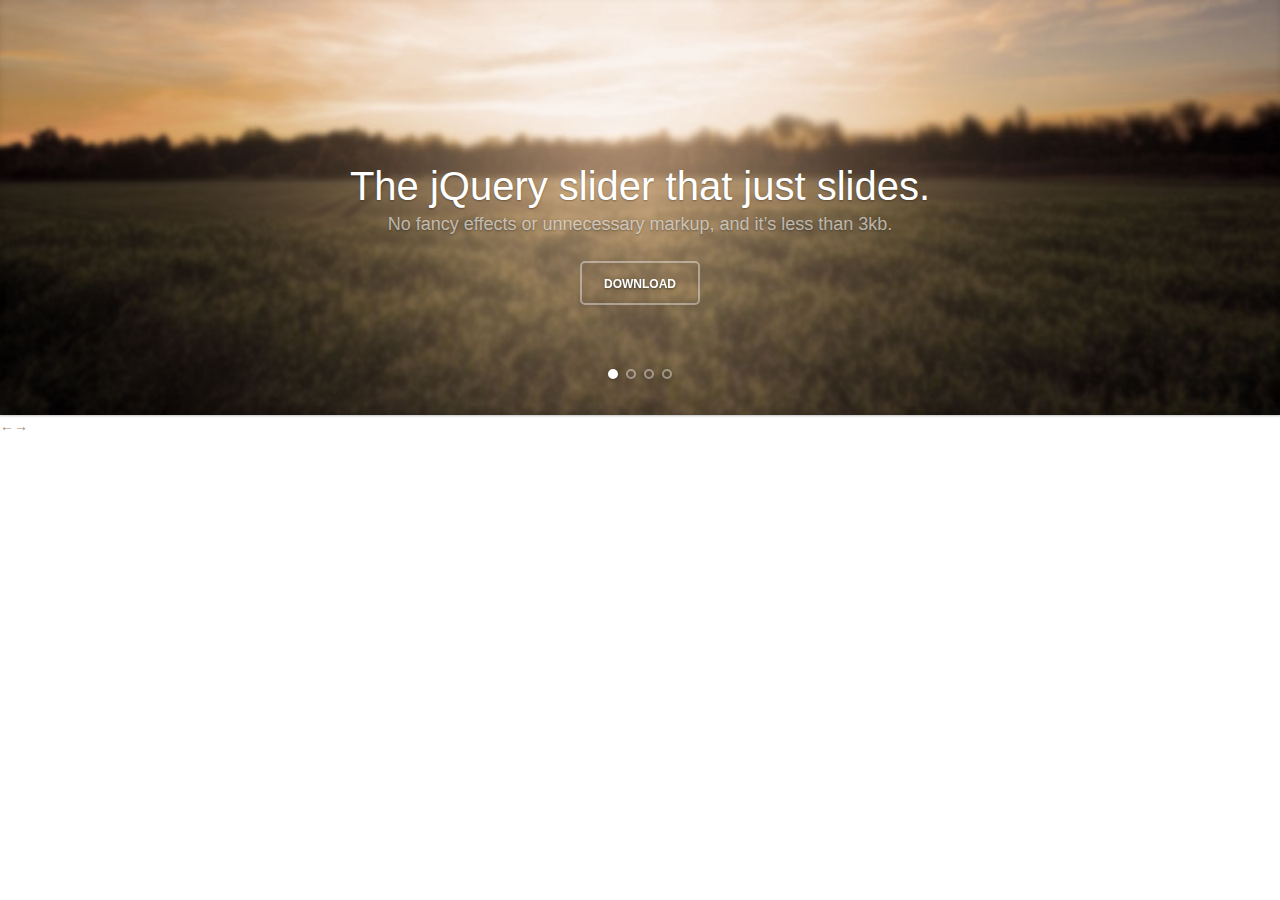
<file: slider/index.html>
<!doctype html>
<html>
<head>
<meta charset="utf-8">
<meta name="viewport" content="width=device-width">
<title>Unslider &mdash; the super-tiny jQuery slider</title>

<link rel="stylesheet" href="src/css/style.css">


<script>
	try {
		Typekit.load();
	} catch (e) {
	}
</script>
</head>
<body>
	<div class="banner">
		<ul>
			<li style="background-image: url('src/img/sunset.jpg');">
				<div class="inner">
					<h1>The jQuery slider that just slides.</h1>
					<p>No fancy effects or unnecessary markup, and it’s less than 3kb.</p>

					<a class="btn" href="#download">Download</a>
				</div>
			</li>

			<li style="background-image: url('src/img/wood.jpg');"></li>

			<li style="background-image: url('src/img/subway.jpg');"></li>

			<li style="background-image: url('src/img/shop.jpg');"></li>
		</ul>
	</div>

	<script type="text/javascript" src="src/js/jquery-1.11.0.js"></script>
	<script type="text/javascript" src="src/js/unslider.min.js"></script>
	<script type="text/javascript" src="src/js/jquery.event.move.js"></script>

	<script>
		if (window.chrome) {
			$('.banner li').css('background-size', '100% 100%');
		}

		$('.banner').unslider({
			arrows : true,
			fluid : true,
			dots : true
		});

		//  Find any element starting with a # in the URL
		//  And listen to any click events it fires
		$('a[href^="#"]').click(function() {
			//  Find the target element
			var target = $($(this).attr('href'));

			//  And get its position
			var pos = target.offset(); // fallback to scrolling to top || {left: 0, top: 0};

			//  jQuery will return false if there's no element
			//  and your code will throw errors if it tries to do .offset().left;
			if (pos) {
				//  Scroll the page
				$('html, body').animate({
					scrollTop : pos.top,
					scrollLeft : pos.left
				}, 1000);
			}

			//  Don't let them visit the url, we'll scroll you there
			return false;
		});
	</script>
</body>
</html>
</file>
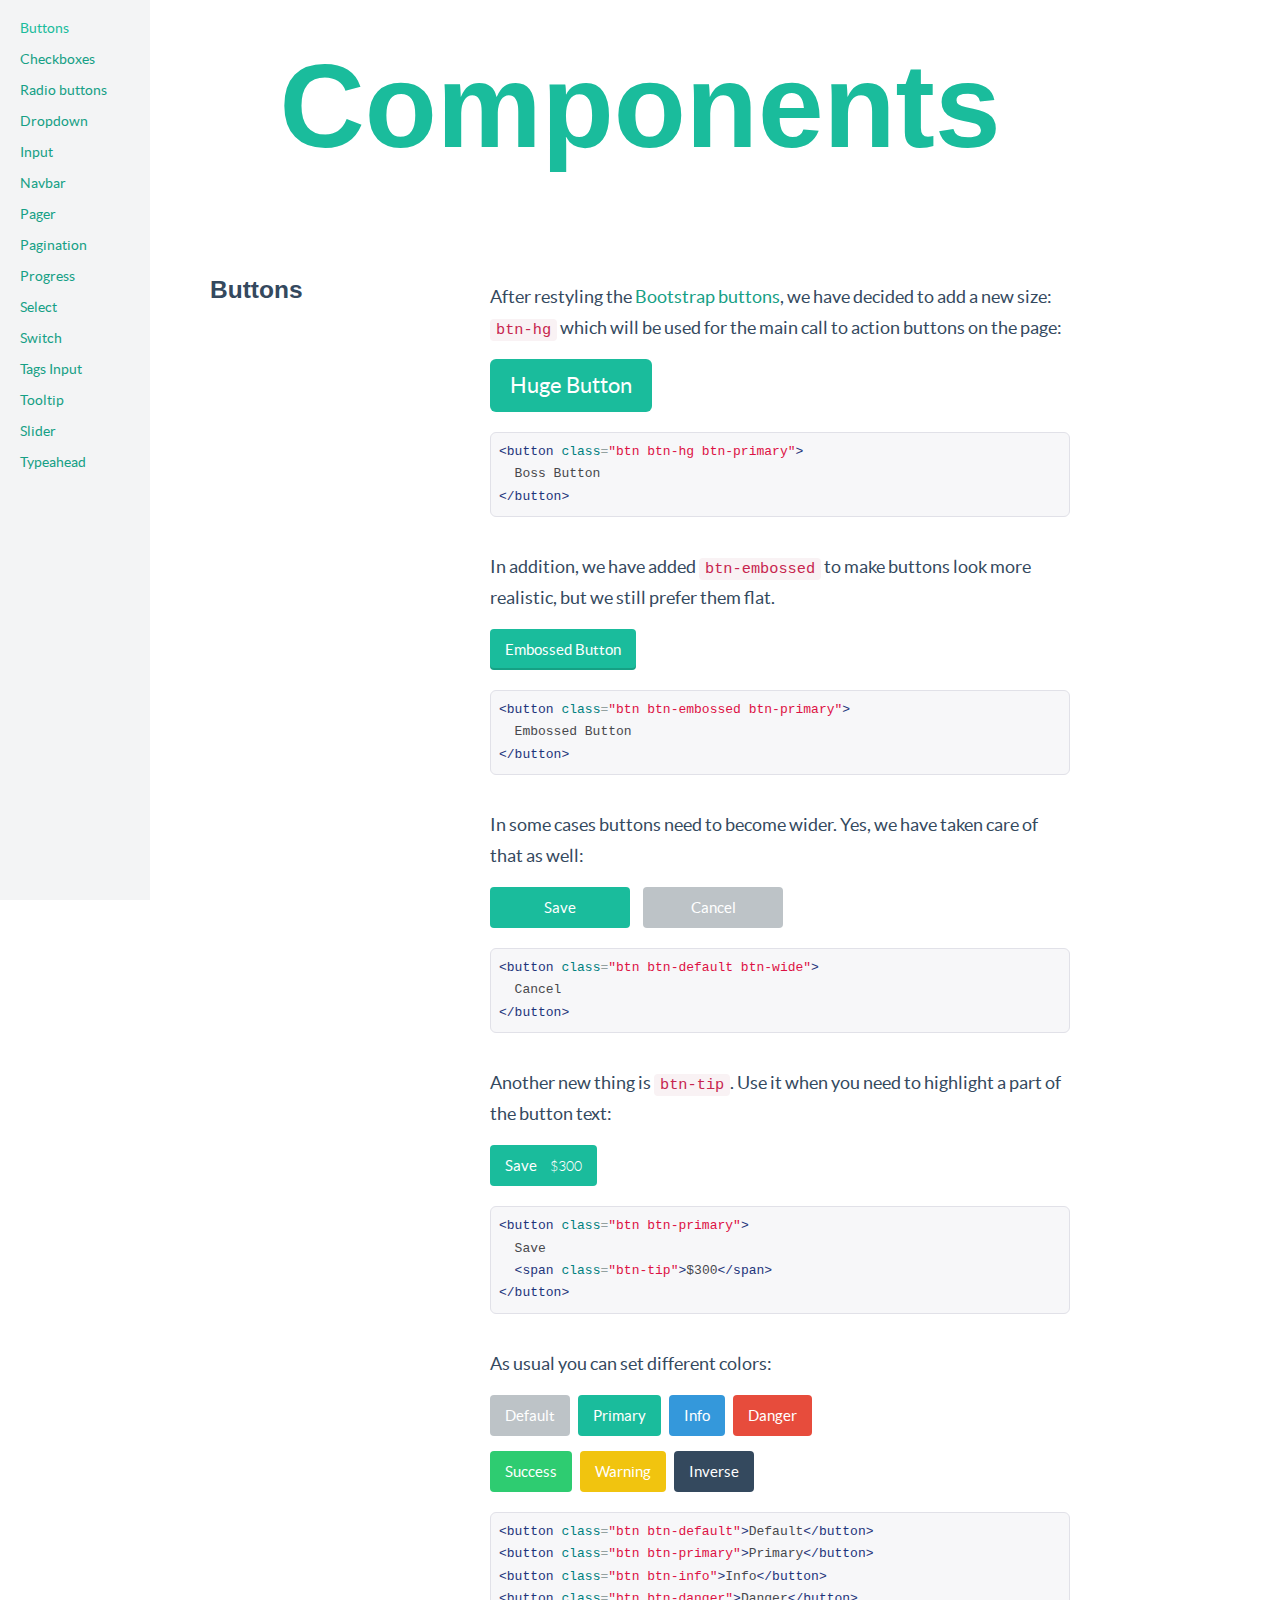
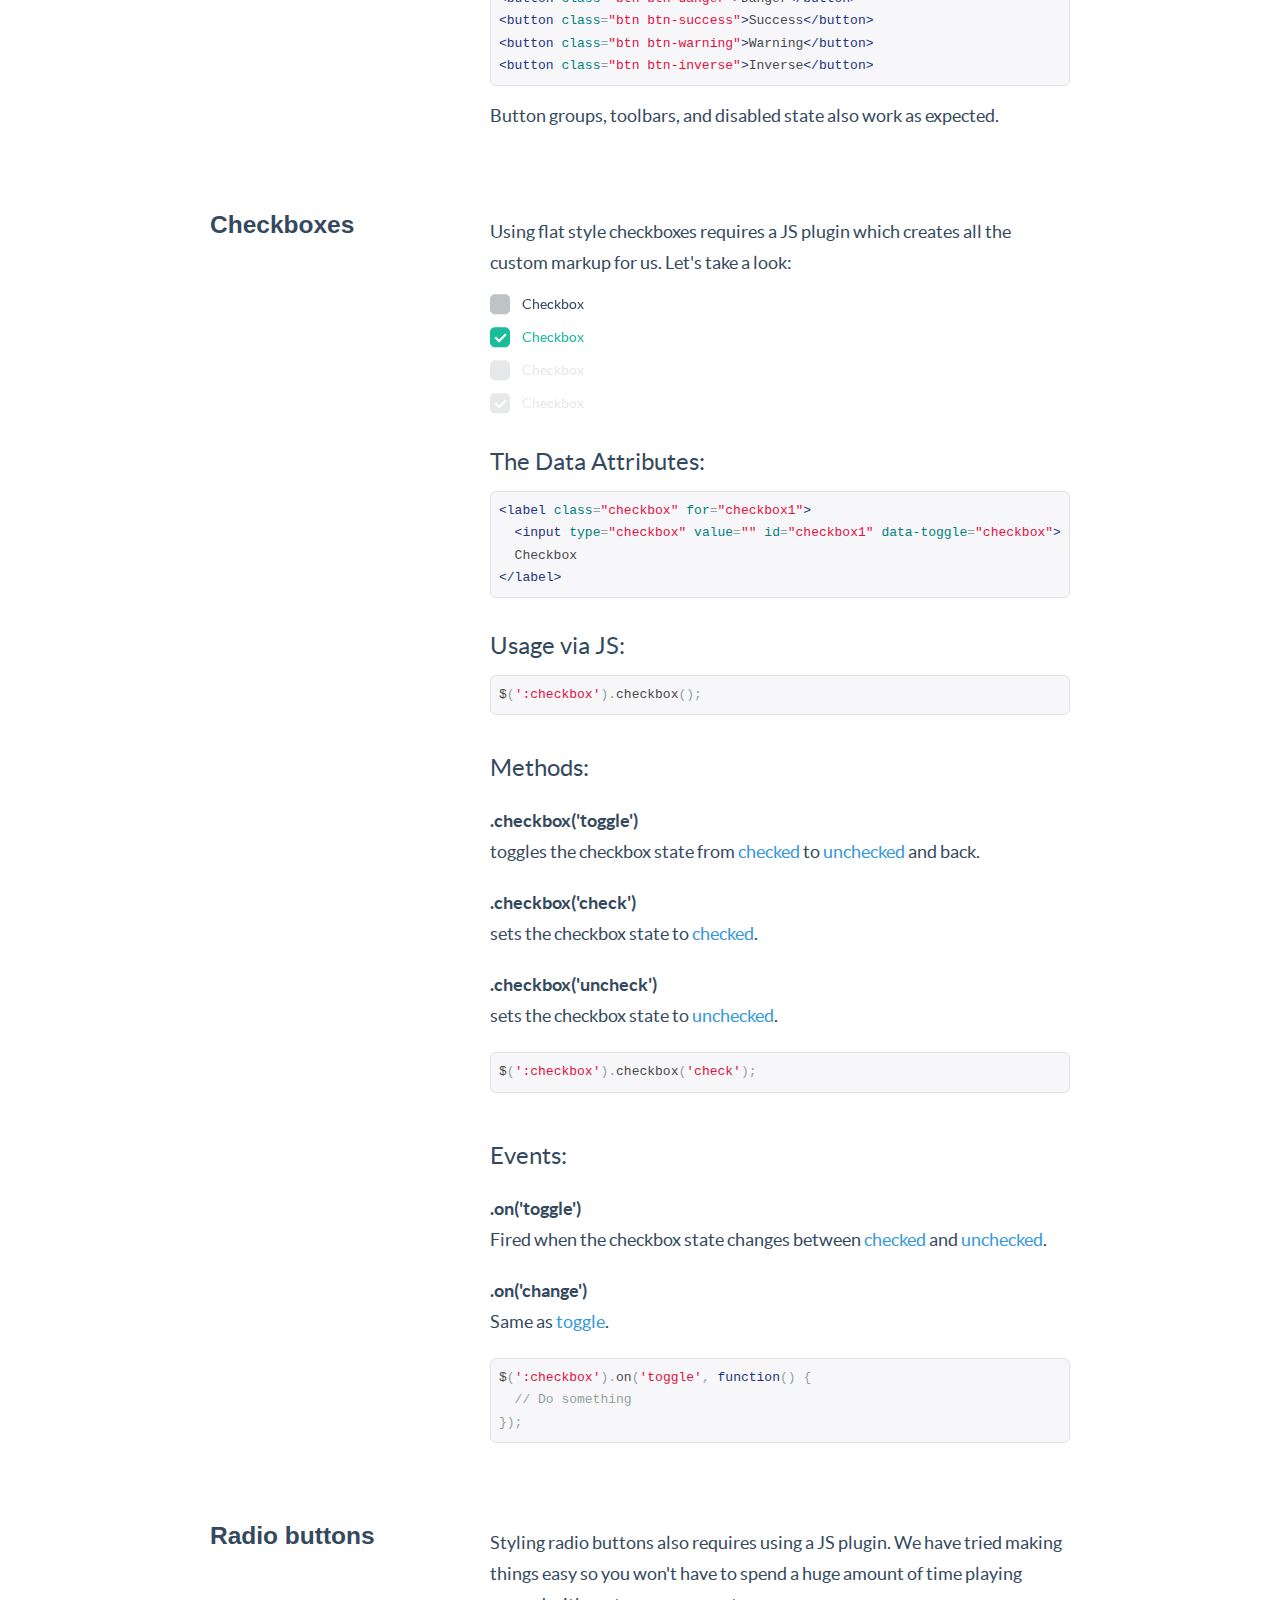
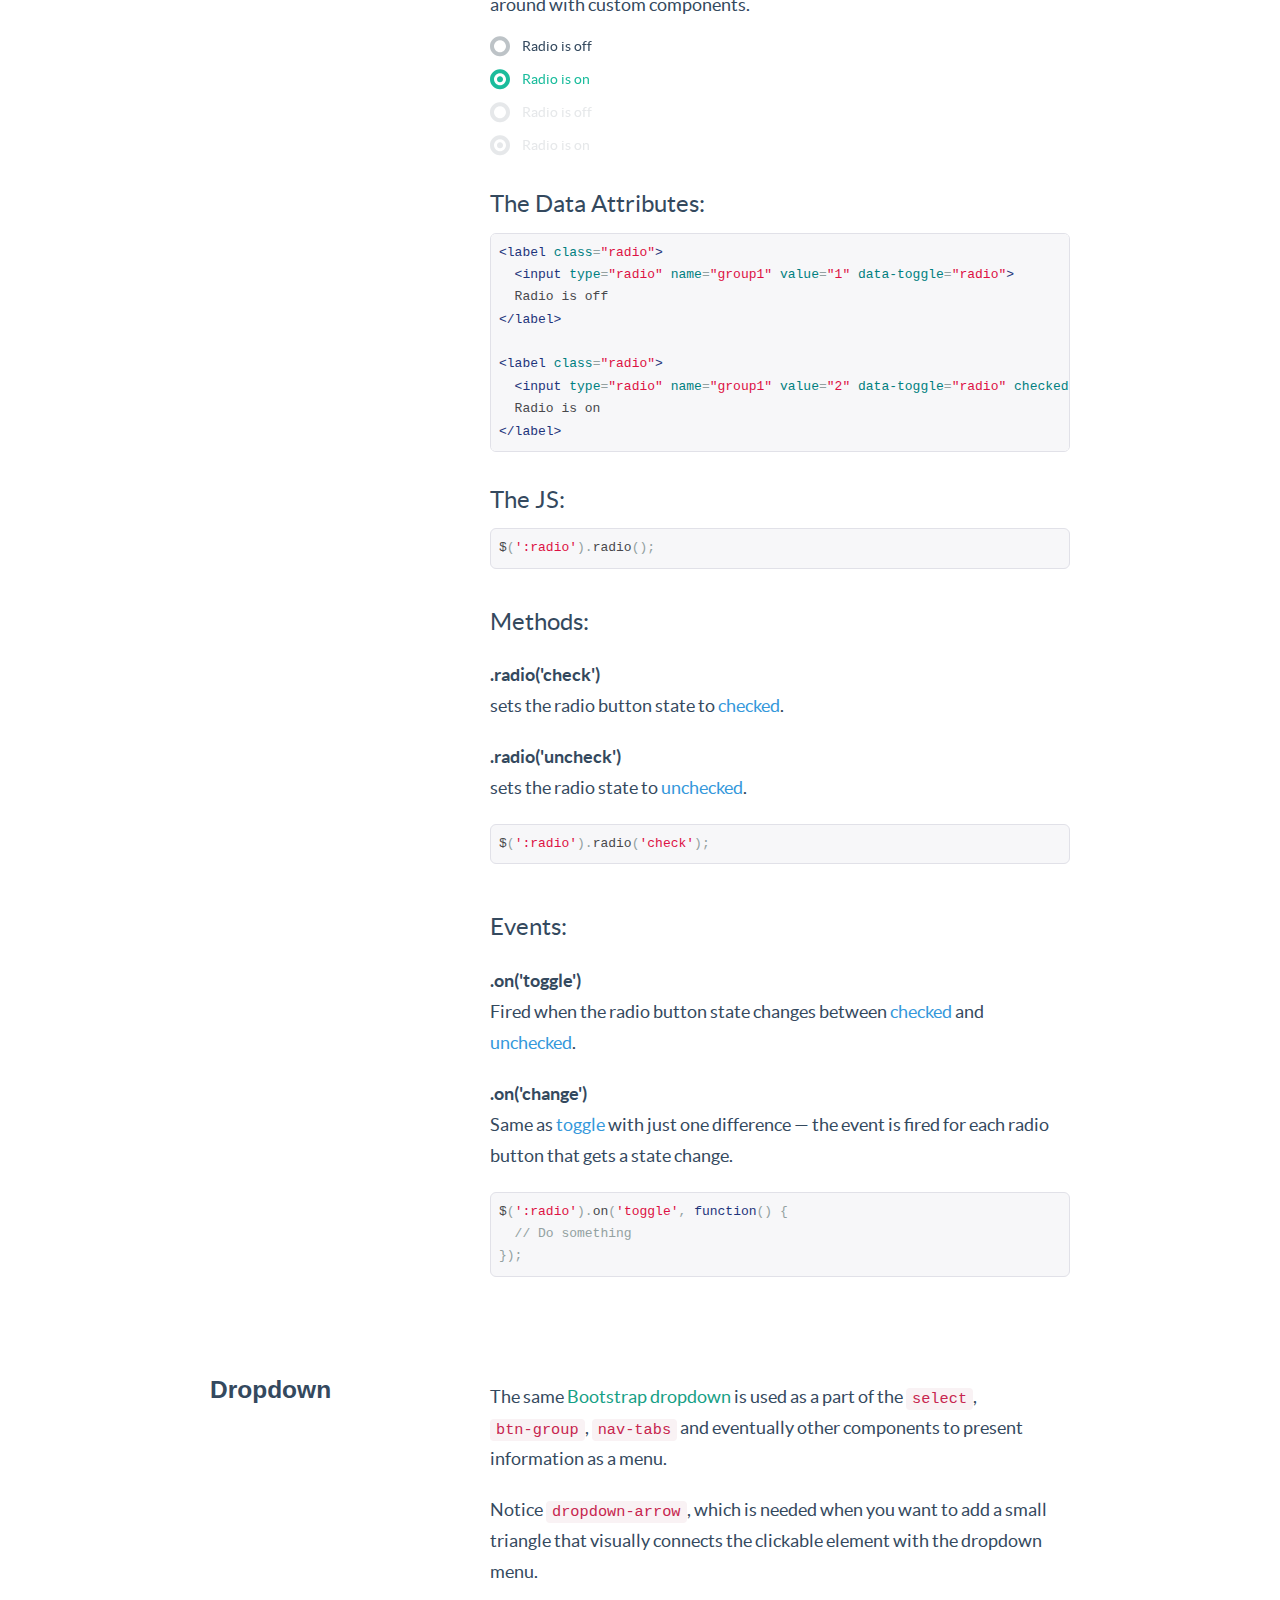
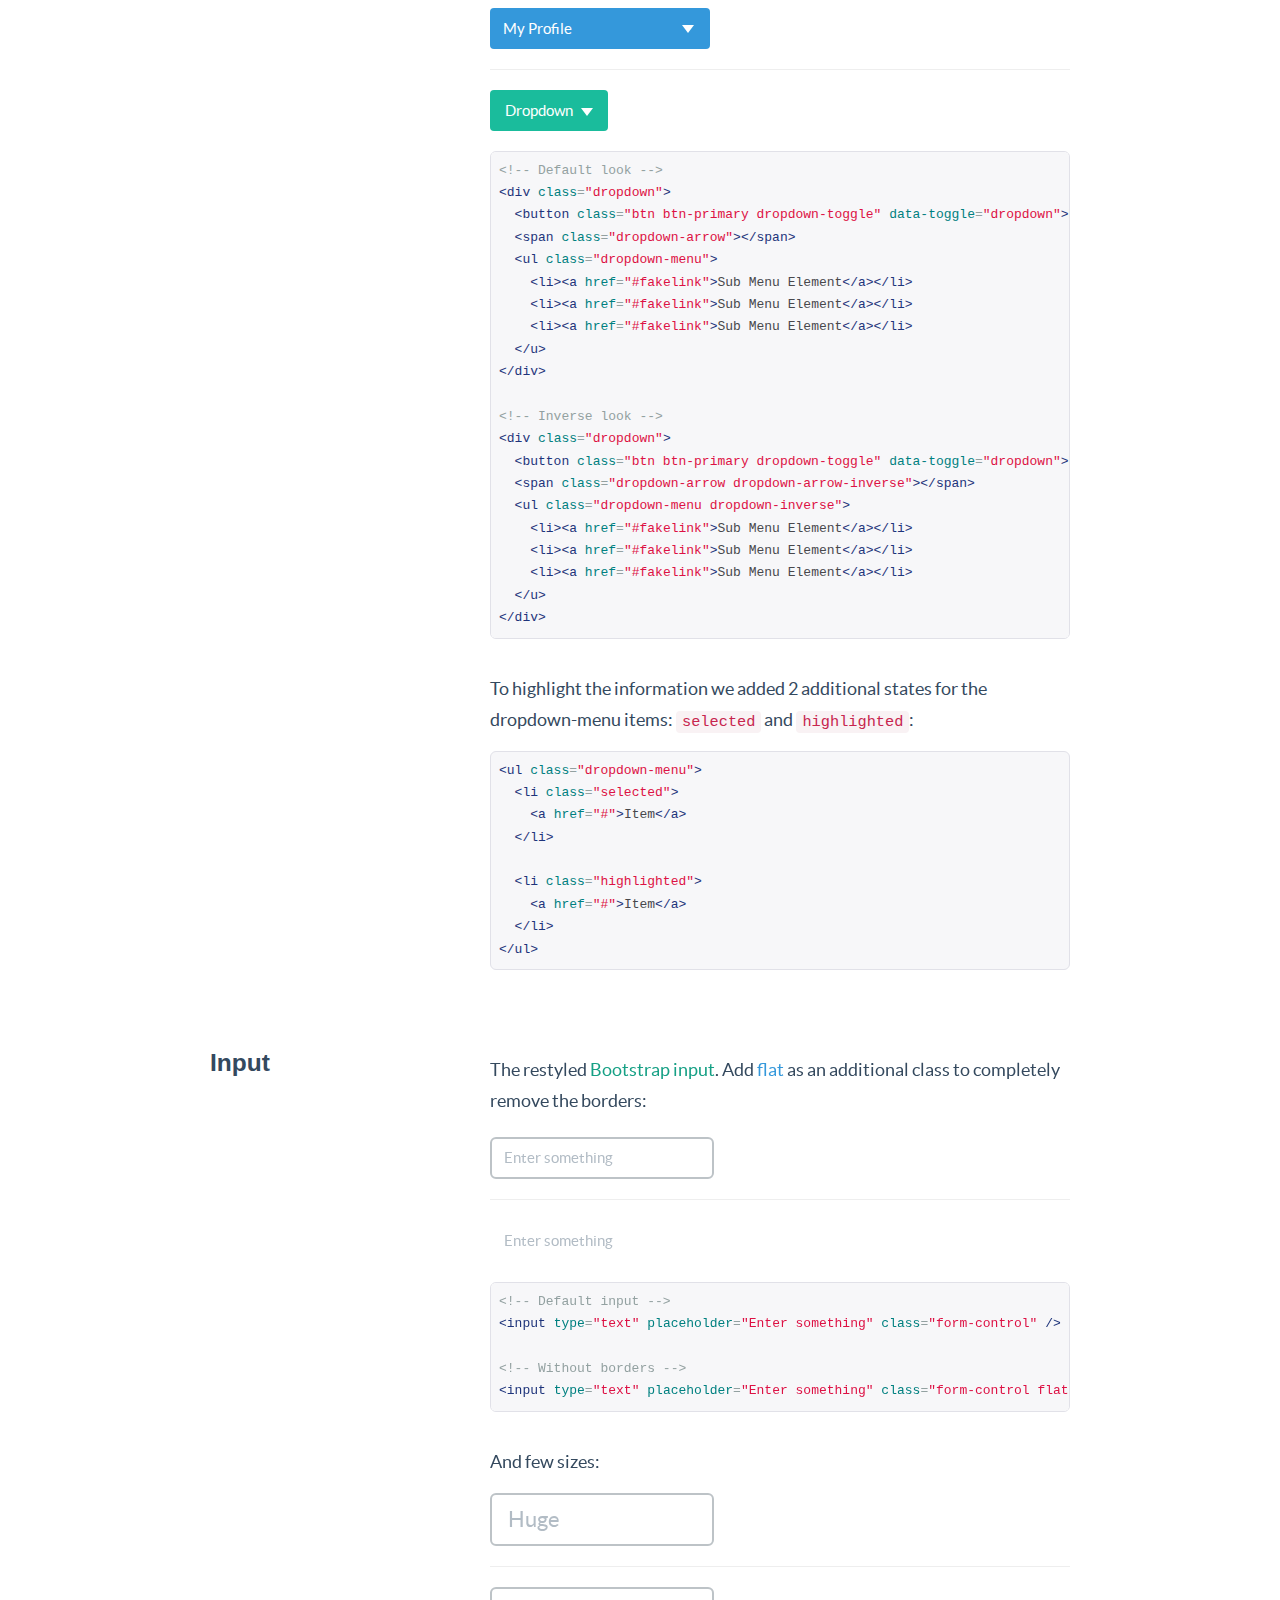
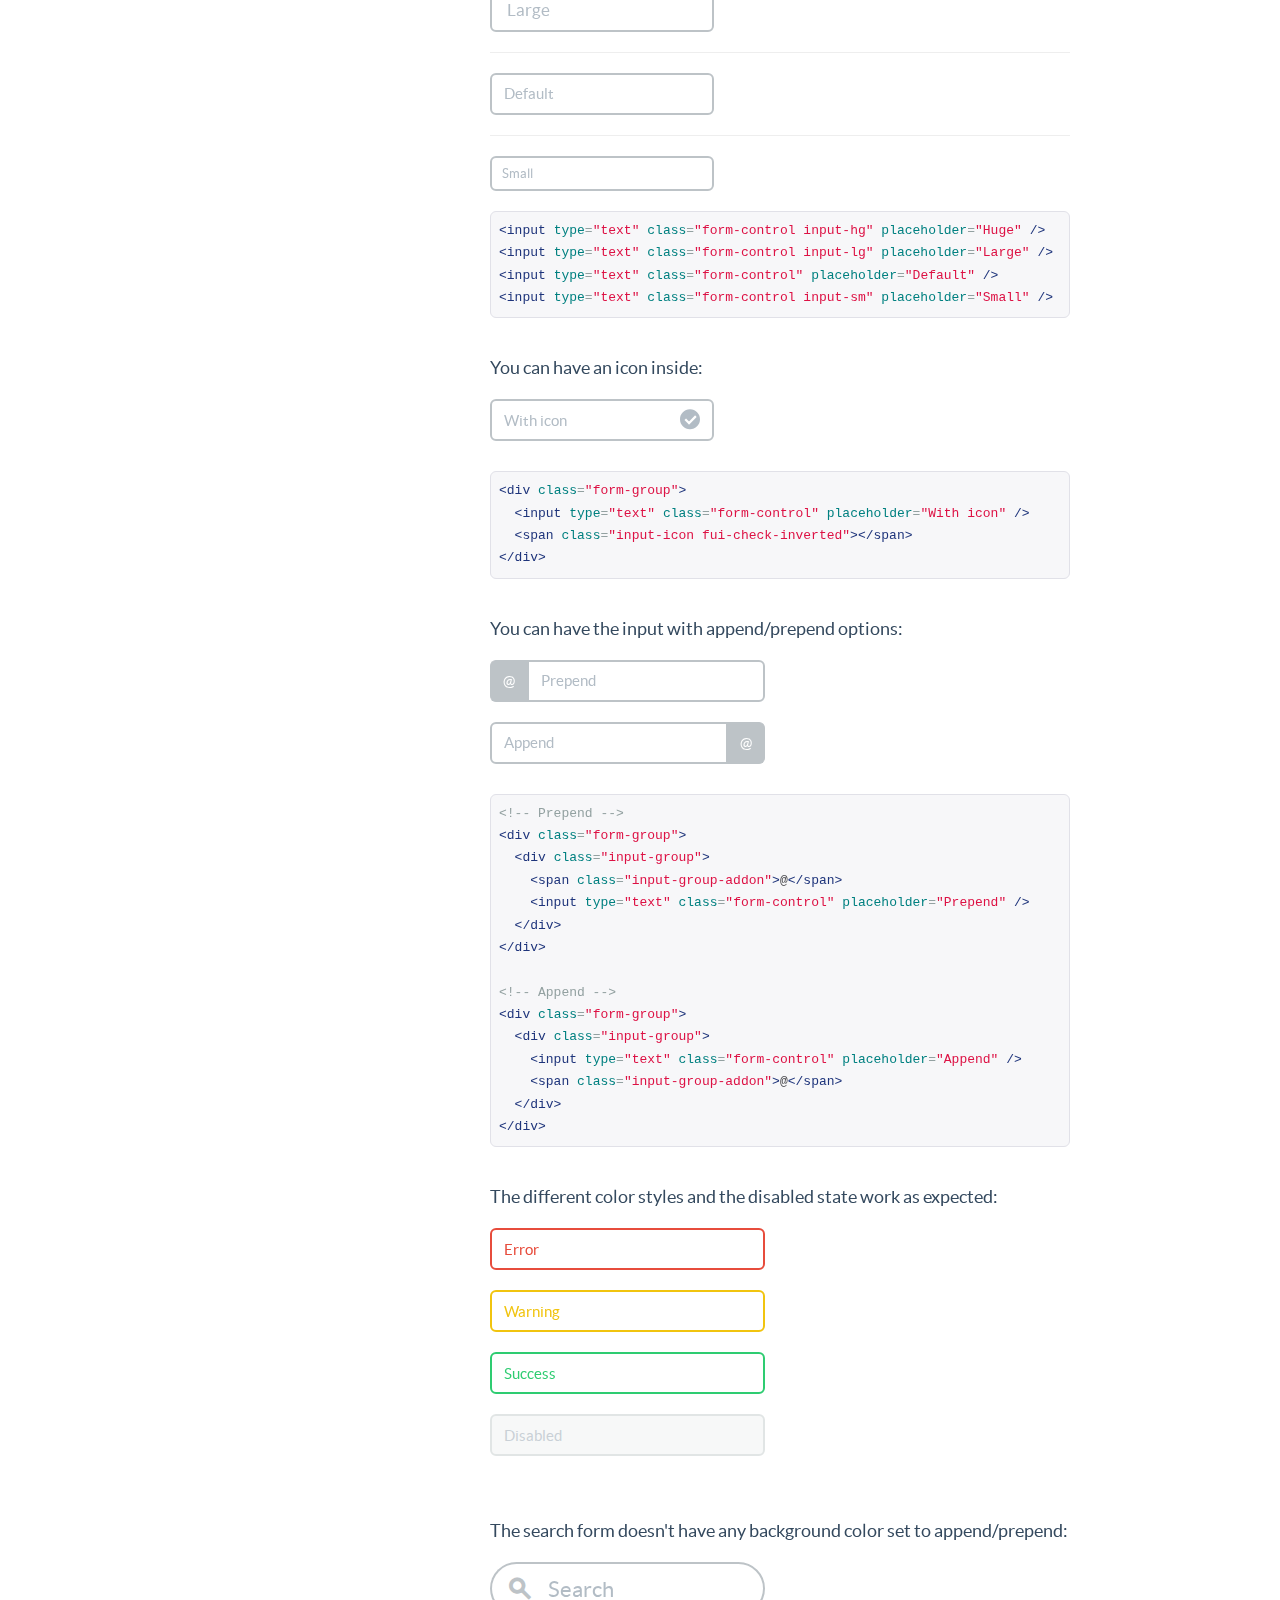
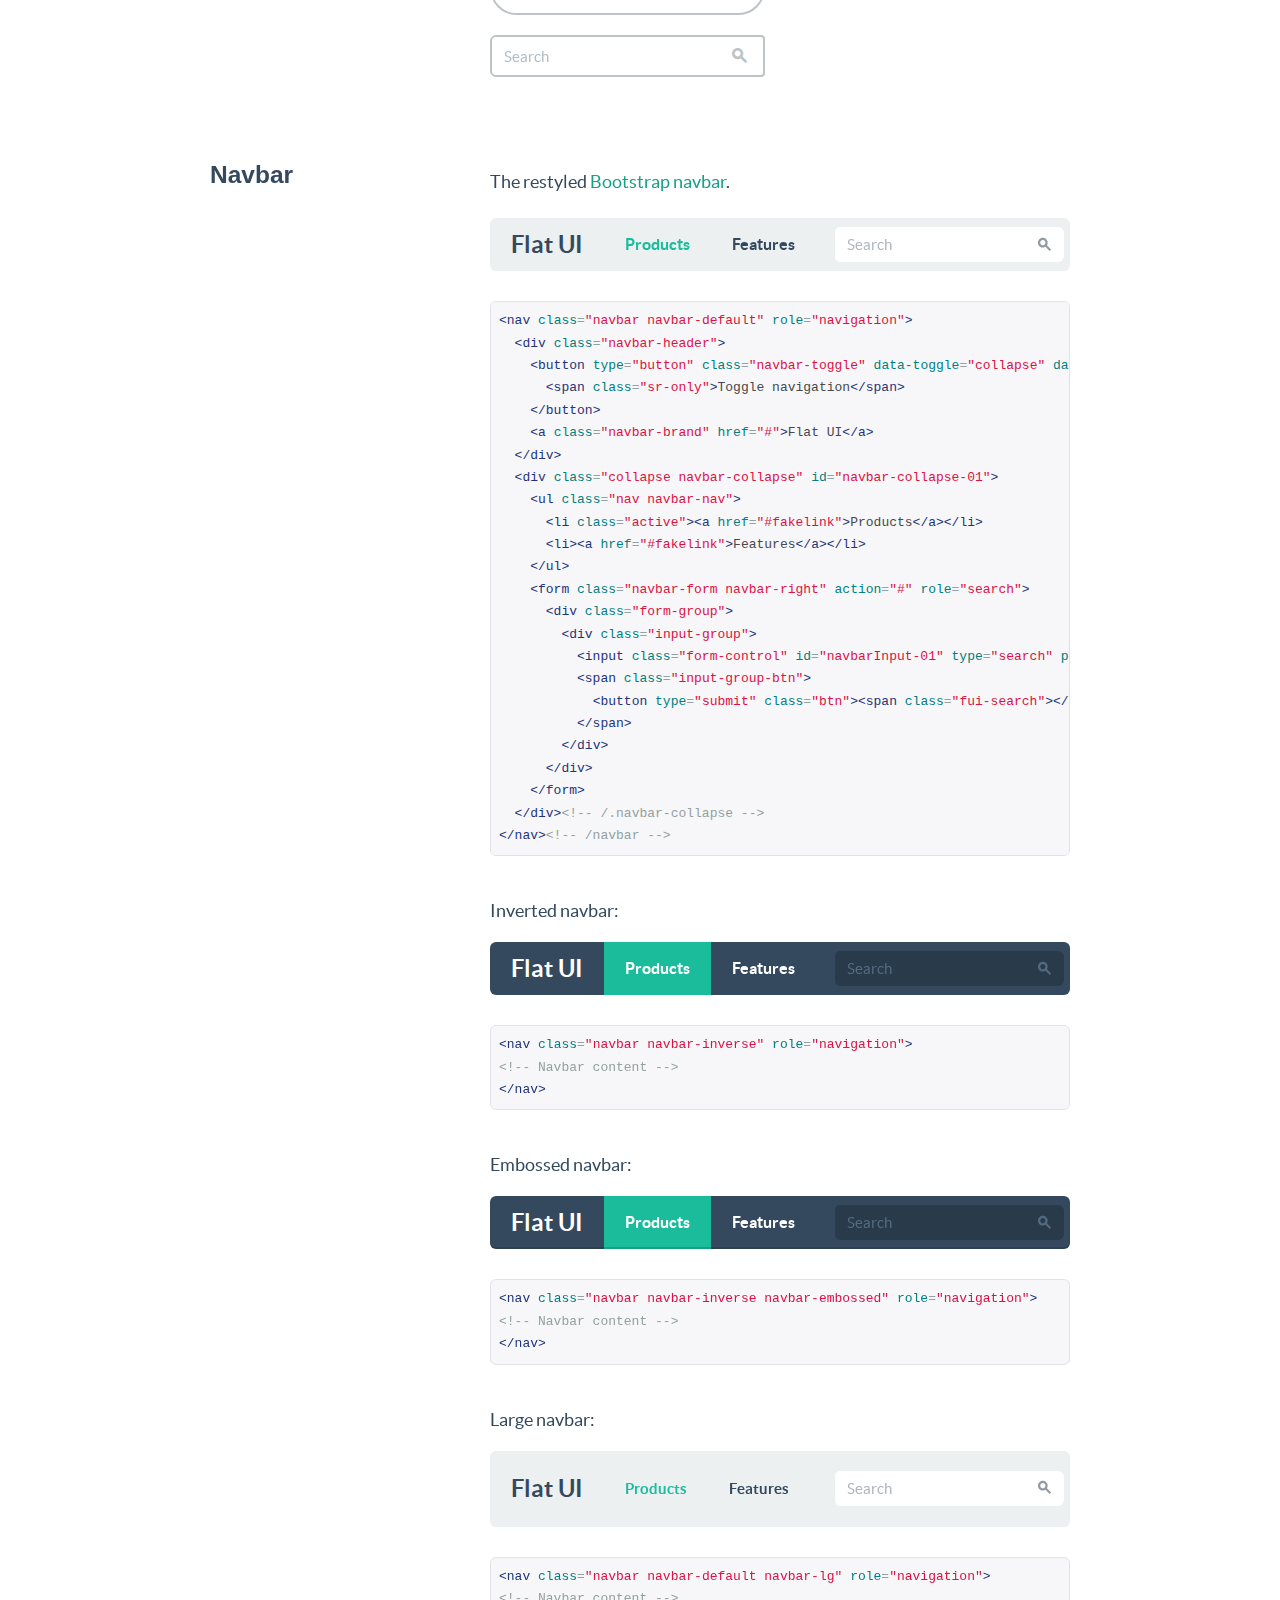
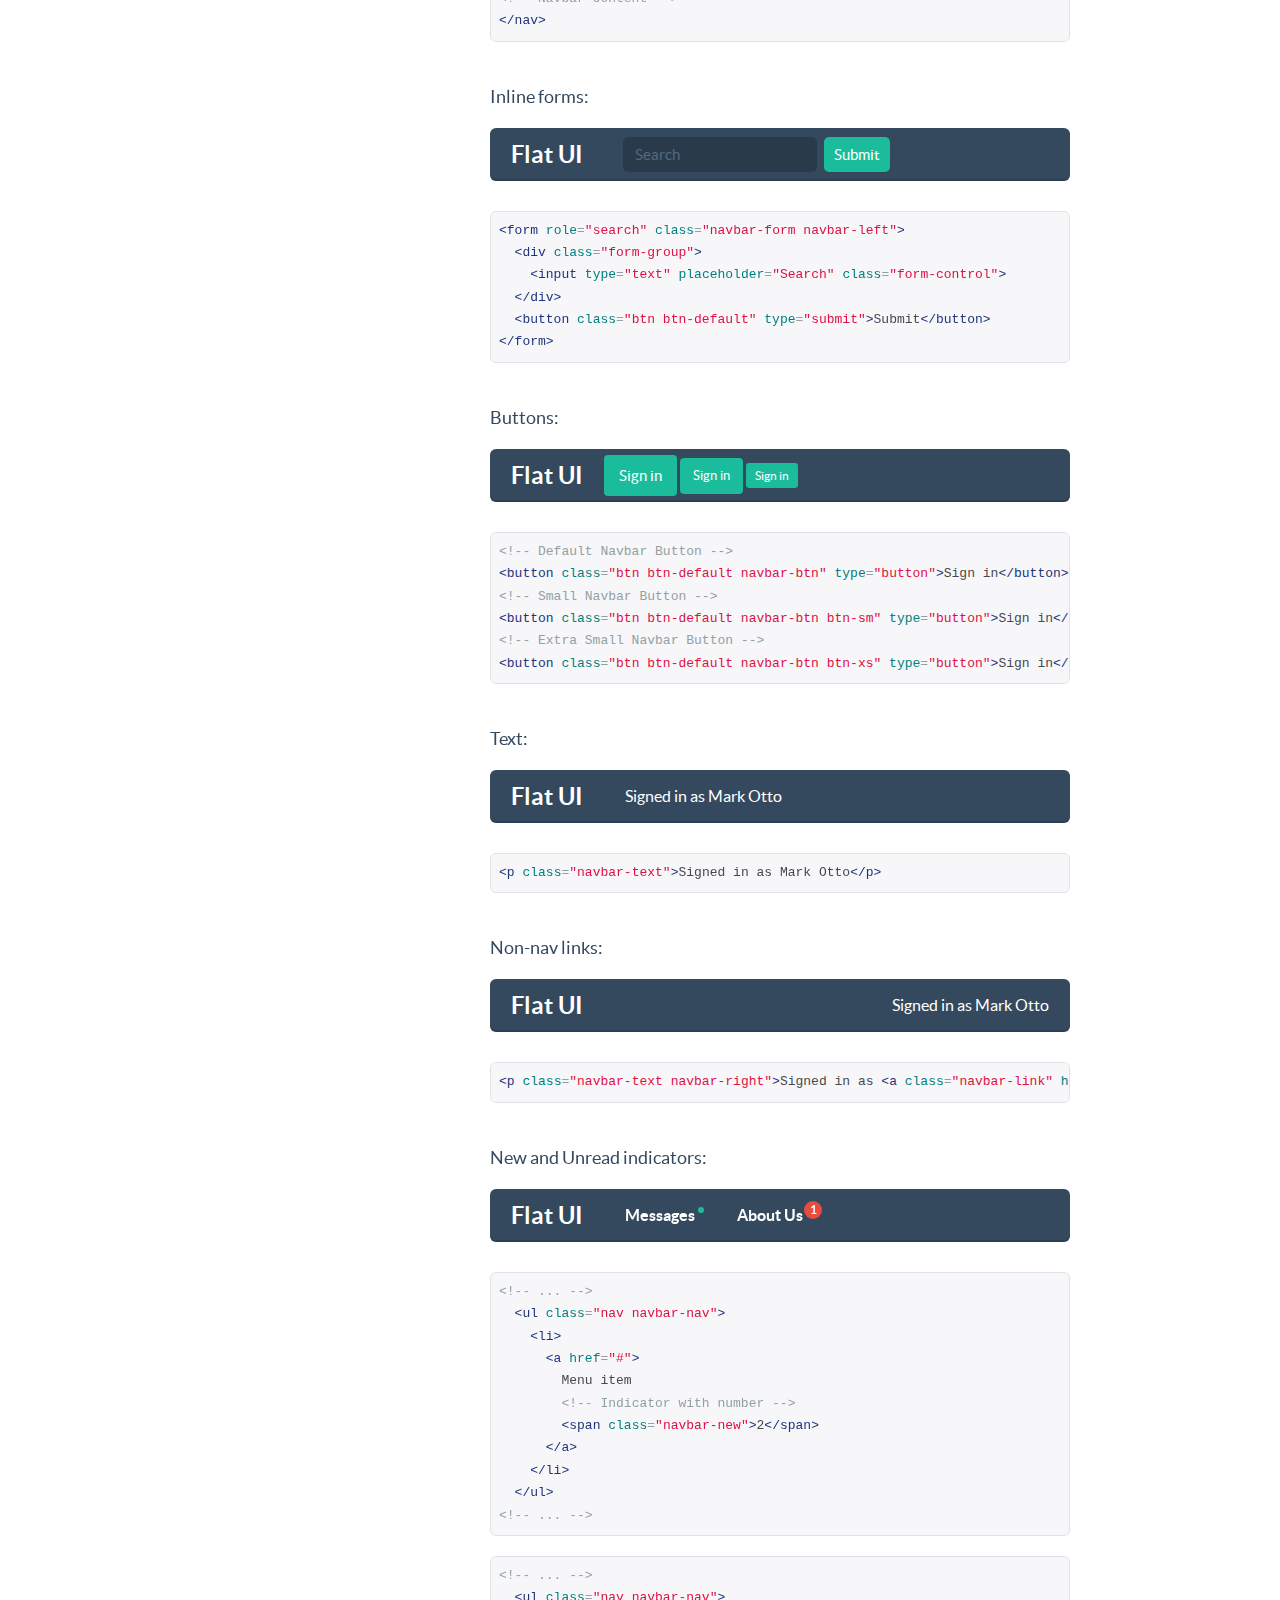
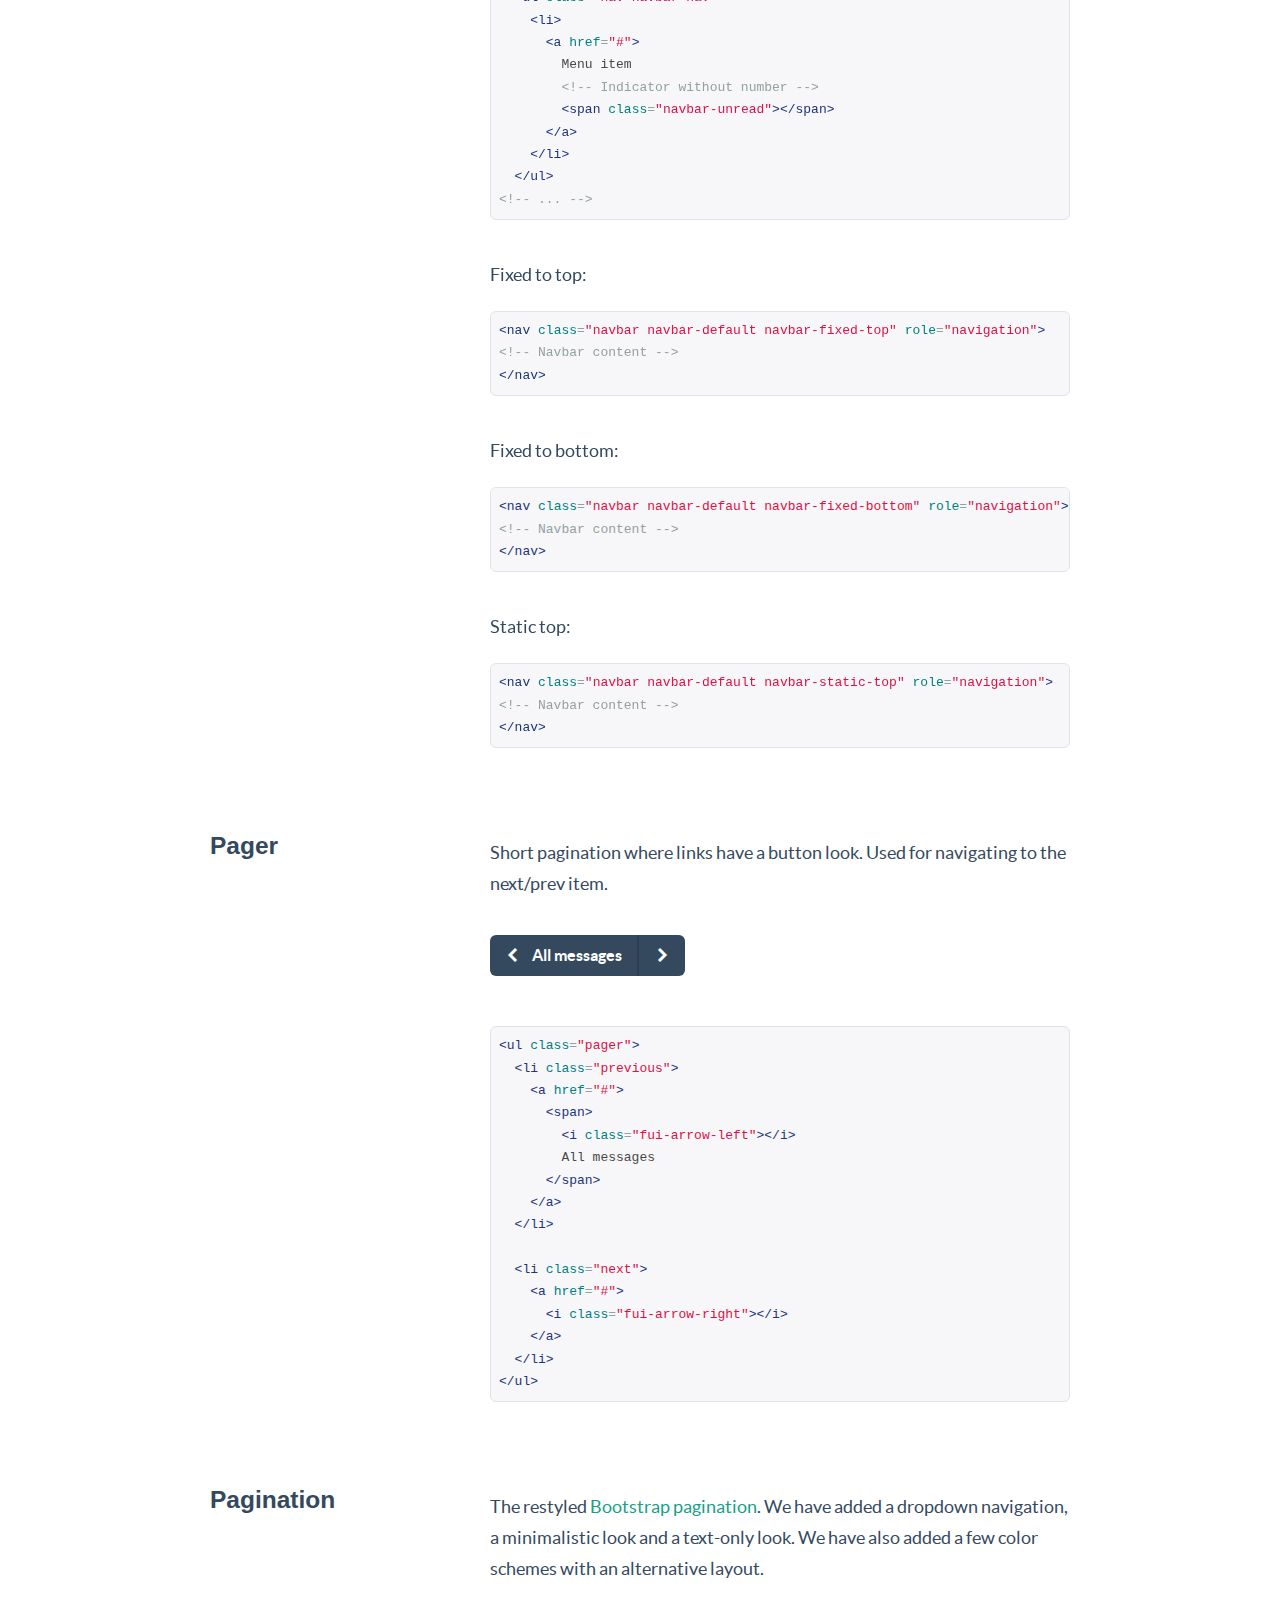
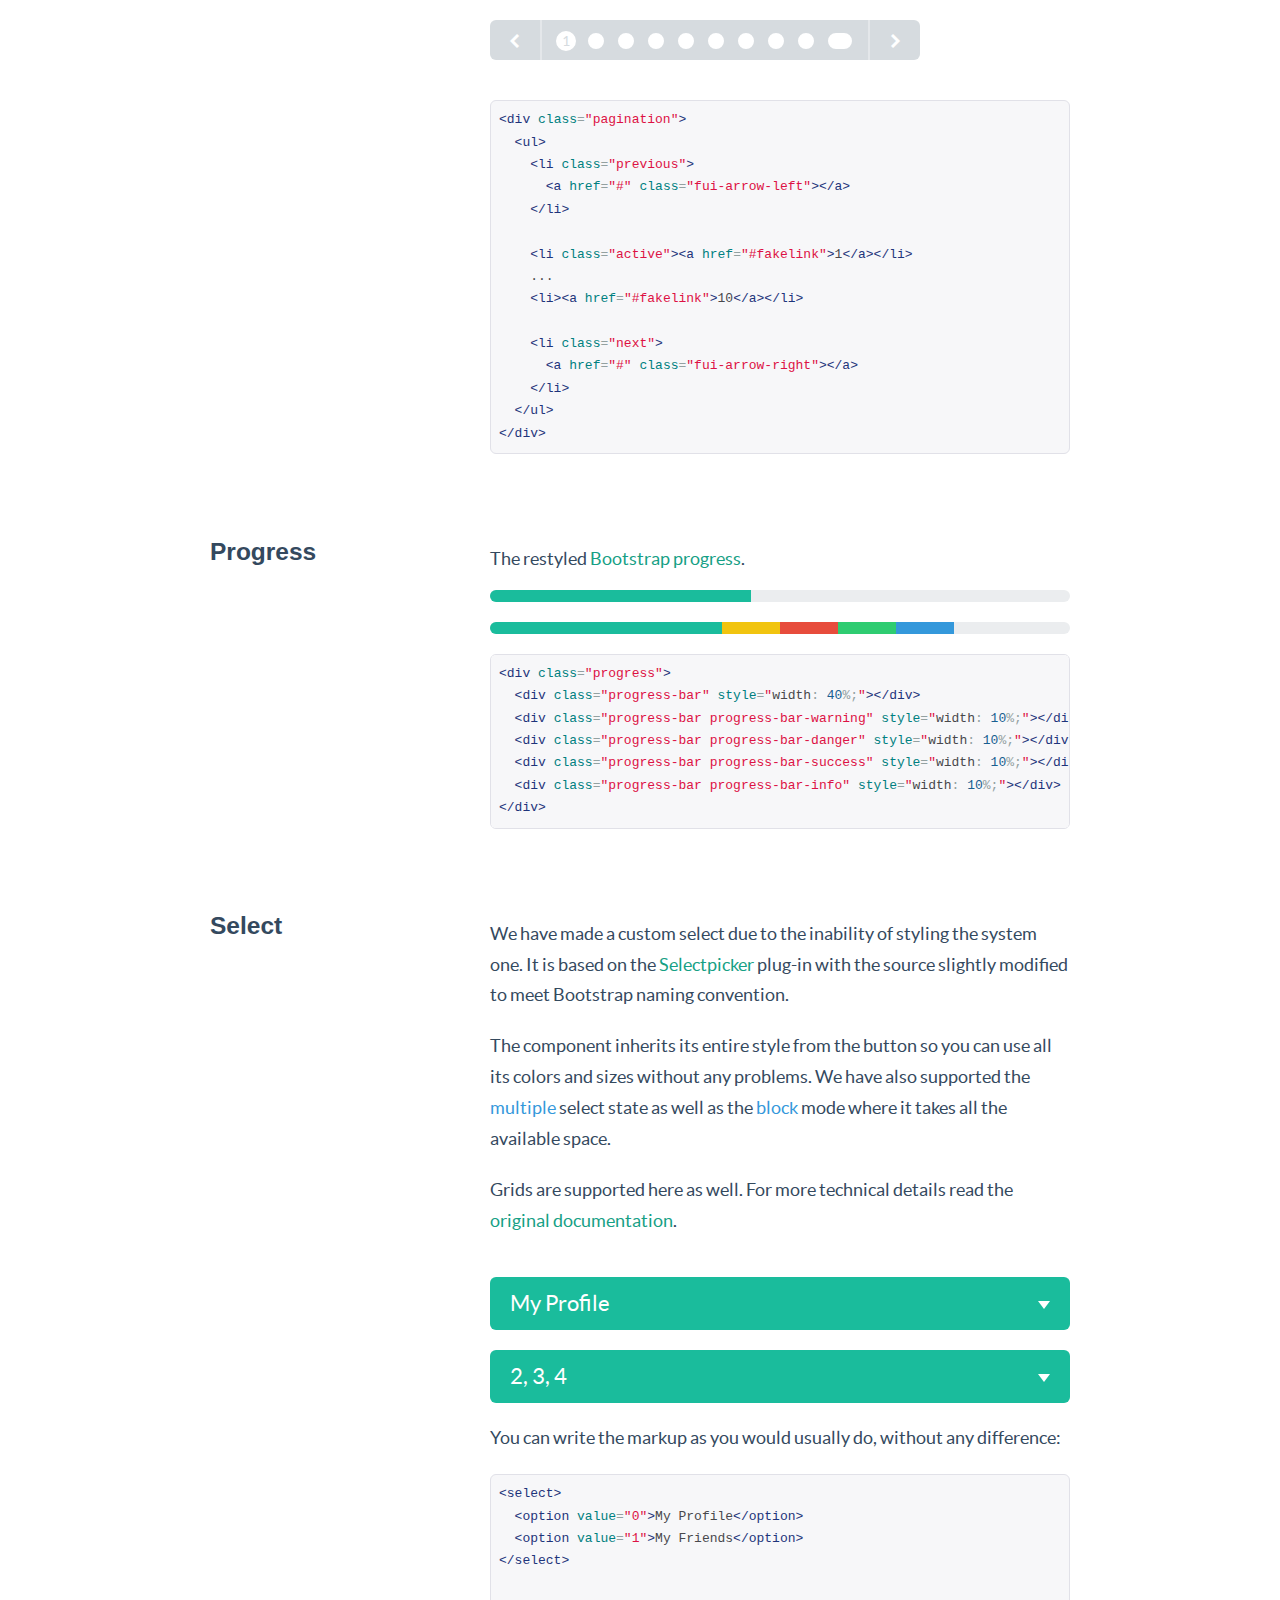
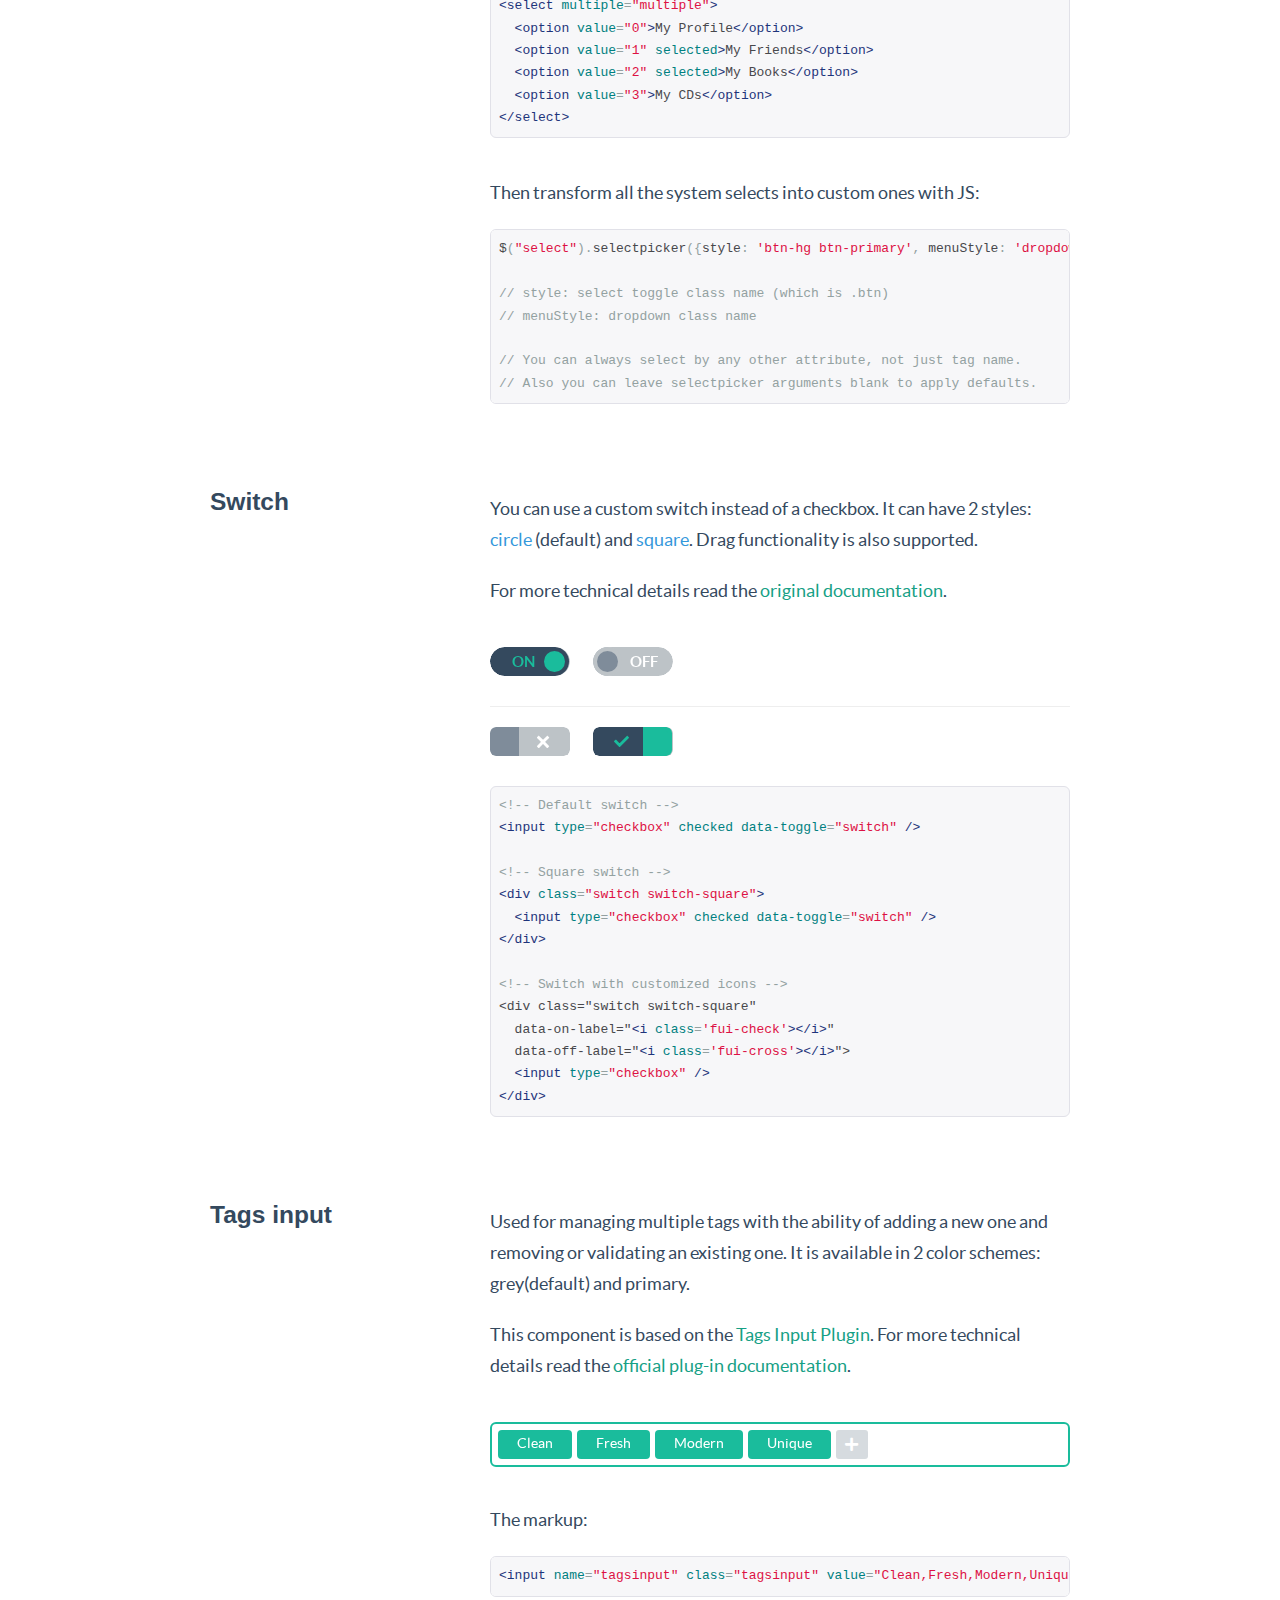
<file: meissner/components.html>
<!DOCTYPE html>
<html lang="en">
  <head>
    <meta charset="utf-8">
    <title>Components &middot; Flat UI Free</title>
    <meta name="viewport" content="width=device-width, initial-scale=1.0">

    <!-- Loading Bootstrap -->
    <link href="bootstrap/css/bootstrap.css" rel="stylesheet">
    <link href="bootstrap/css/prettify.css" rel="stylesheet">

    <!-- Loading Flat UI -->
    <link href="css/flat-ui.css" rel="stylesheet">
    <link href="css/docs.css" rel="stylesheet">

    <link rel="shortcut icon" href="images/favicon.ico">

    <!-- HTML5 shim, for IE6-8 support of HTML5 elements. All other JS at the end of file. -->
    <!--[if lt IE 9]>
      <script src="js/html5shiv.js"></script>
      <script src="js/respond.min.js"></script>
    <![endif]-->
  </head>
  <body>
    <ul class="demo-sidebar hide-on-tablets">
      <li><a href="#fui-button">Buttons</a></li>
      <li><a href="#fui-checkbox">Checkboxes</a></li>
      <li><a href="#fui-radio">Radio buttons</a></li>
      <li><a href="#fui-dropdown">Dropdown</a></li>
      <li><a href="#fui-input">Input</a></li>
      <li><a href="#fui-navbar">Navbar</a></li>
      <li><a href="#fui-pager">Pager</a></li>
      <li><a href="#fui-pagination">Pagination</a></li>
      <li><a href="#fui-progress">Progress</a></li>
      <li><a href="#fui-select">Select</a></li>
      <li><a href="#fui-switch">Switch</a></li>
      <li><a href="#fui-tagsinput">Tags Input</a></li>
      <li><a href="#fui-tooltip">Tooltip</a></li>
      <li><a href="#fui-slider">Slider</a></li>
      <li><a href="#fui-typeahead">Typeahead</a></li>
    </ul> <!-- /nav -->

		<h1 class="demo-headline">Components</h1>		
    <div class="container">    	
    	<div id="fui-button" class="pbl"></div>
    	
      <div class="demo-row">
        <div class="demo-title">
          <h3>Buttons</h3>
        </div>

        <div class="demo-content">
          <p>
            After restyling the <a href="http://getbootstrap.com/css/#buttons">Bootstrap buttons</a>, we have decided to add a new size: <code>btn-hg</code> which will be used for the main call to action buttons on the page:
          </p>
          <p class="mbl">
            <button class="btn btn-hg btn-primary">Huge Button</button>
          </p>
<pre class="prettyprint">
&lt;button class="btn btn-hg btn-primary"&gt;
  Boss Button
&lt;/button&gt;
</pre>

          <p class="ptl">
            In addition, we have added <code>btn-embossed</code> to make buttons look more realistic, but we still prefer them flat.
          </p>
          <p class="mbl">
            <button class="btn btn-embossed btn-primary">Embossed Button</button>
          </p>
<pre class="prettyprint">
&lt;button class="btn btn-embossed btn-primary"&gt;
  Embossed Button
&lt;/button&gt;
</pre>

          <p class="ptl">
            In some cases buttons need to become wider. Yes, we have taken care of that as well:
          </p>
          <p class="mbl">
            <button class="btn btn-wide btn-primary mrm">Save</button>
            <button class="btn btn-wide btn-default">Cancel</button>
          </p>
<pre class="prettyprint">
&lt;button class="btn btn-default btn-wide"&gt;
  Cancel
&lt;/button&gt;
</pre>

          <p class="ptl">
            Another new thing is <code>btn-tip</code>. Use it when you need to highlight a part of the button text:
          </p>
          <p class="mbl">
            <button class="btn btn-primary">
              Save
              <span class="btn-tip">$300</span>
            </button>
          </p>
<pre class="prettyprint">
&lt;button class="btn btn-primary"&gt;
  Save
  &lt;span class="btn-tip"&gt;$300&lt;/span&gt;
&lt;/button&gt;
</pre>

          <p class="ptl">
            As usual you can set different colors:
          </p>
          <p>
	          <button class="btn btn-default mrs">Default</button>
            <button class="btn btn-primary mrs">Primary</button>
            <button class="btn btn-info mrs">Info</button>
            <button class="btn btn-danger mrs">Danger</button>
          </p>
          <p class="mbl">            
            <button class="btn btn-success mrs">Success</button>
            <button class="btn btn-warning mrs">Warning</button>
            <button class="btn btn-inverse mrs">Inverse</button>
          </p>
<pre class="prettyprint">
&lt;button class="btn btn-default"&gt;Default&lt;/button&gt;
&lt;button class="btn btn-primary"&gt;Primary&lt;/button&gt;
&lt;button class="btn btn-info"&gt;Info&lt;/button&gt;
&lt;button class="btn btn-danger"&gt;Danger&lt;/button&gt;
&lt;button class="btn btn-success"&gt;Success&lt;/button&gt;
&lt;button class="btn btn-warning"&gt;Warning&lt;/button&gt;
&lt;button class="btn btn-inverse"&gt;Inverse&lt;/button&gt;
</pre>

          <p>
            Button groups, toolbars, and disabled state also work as expected.
          </p>
        </div>        
      </div><!-- /.demo-row -->
      
			<div id="fui-checkbox" class="pbl"></div>
			
      <div class="demo-row">      	
        <div class="demo-title">
          <h3>Checkboxes</h3>
        </div>

        <div class="demo-content">
          <p>
            Using flat style checkboxes requires a JS plugin which creates all the custom markup for us. Let's take a look:
          </p>
          <label class="checkbox" for="checkbox1">
            <input type="checkbox" value="" id="checkbox1" data-toggle="checkbox">
            Checkbox
          </label>
          <label class="checkbox" for="checkbox2">
            <input type="checkbox" value="" id="checkbox2" checked="checked" data-toggle="checkbox">
            Checkbox
          </label>
          <label class="checkbox" for="checkbox3">
            <input type="checkbox" value="" id="checkbox3" data-toggle="checkbox" disabled="">
            Checkbox
          </label>
          <label class="checkbox" for="checkbox4">
            <input type="checkbox" value="" id="checkbox4" checked="checked" data-toggle="checkbox" disabled="">
            Checkbox
          </label>

          <h6 class="ptl">The Data Attributes:</h6>
<pre class="prettyprint">
&lt;label class="checkbox" for="checkbox1"&gt;
  &lt;input type="checkbox" value="" id="checkbox1" data-toggle="checkbox"&gt;
  Checkbox
&lt;/label&gt;
</pre>

          <h6 class="ptl">Usage via JS:</h6>
<pre class="prettyprint">
$(':checkbox').checkbox();
</pre>

          <div class="pvm">
            <h6>Methods:</h6>
          </div>
          <p class="mbl">
            <strong>.checkbox('toggle')</strong>
            <br/>
            toggles the checkbox state from <span class="text-info">checked</span>
            to <span class="text-info">unchecked</span> and back.
          </p>
          <p class="mbl">
            <strong>.checkbox('check')</strong>
            <br/>
            sets the checkbox state to <span class="text-info">checked</span>.
          </p>
          <p class="mbl">
            <strong>.checkbox('uncheck')</strong>
            <br/>
            sets the checkbox state to <span class="text-info">unchecked</span>.
          </p>
<pre class="prettyprint">
$(':checkbox').checkbox('check');
</pre>

          <div class="pbm ptl">
            <h6>Events:</h6>
          </div>
          <p class="mbl">
            <strong>.on('toggle')</strong>
            <br/>
            Fired when the checkbox state changes between
            <span class="text-info">checked</span> and
            <span class="text-info">unchecked</span>.
          </p>
          <p class="mbl">
            <strong>.on('change')</strong>
            <br/>
            Same as <span class="text-info">toggle</span>.
          </p>
<pre class="prettyprint">
$(':checkbox').on('toggle', function() {
  // Do something
});
</pre>          
          
        </div> <!-- /.demo-content -->
      </div> <!-- /.demo-row -->
      
      <div id="fui-radio" class="pbl"></div>

      <div class="demo-row">
        <div class="demo-title">
          <h3>Radio buttons</h3>
        </div>

        <div class="demo-content">
          <p>
            Styling radio buttons also requires using a JS plugin. We have tried making things easy so you won't have to spend a huge amount of time playing around with custom&nbsp;components.
          </p>
          <label class="radio">
            <input type="radio" name="group1" value="1" data-toggle="radio">
            Radio is off
          </label>
          <label class="radio">
            <input type="radio" name="group1" value="2" data-toggle="radio" checked>
            Radio is on
          </label>
          <label class="radio">
            <input type="radio" name="group2" value="1" data-toggle="radio" disabled>
            Radio is off
          </label>
          <label class="radio">
            <input type="radio" name="group2" value="2" data-toggle="radio" disabled checked>
            Radio is on
          </label>

          <h6 class="ptl">The Data Attributes:</h6>
<pre class="prettyprint">
&lt;label class="radio"&gt;
  &lt;input type="radio" name="group1" value="1" data-toggle="radio"&gt;
  Radio is off
&lt;/label&gt;

&lt;label class="radio"&gt;
  &lt;input type="radio" name="group1" value="2" data-toggle="radio" checked&gt;
  Radio is on
&lt;/label&gt;
</pre>

          <h6 class="ptl">The JS:</h6>
<pre class="prettyprint">
$(':radio').radio();
</pre>

          <div class="pvm">
            <h6>Methods:</h6>
          </div>
          <p class="mbl">
            <strong>.radio('check')</strong>
            <br/>
            sets the radio button state to <span class="text-info">checked</span>.
          </p>
          <p class="mbl">
            <strong>.radio('uncheck')</strong>
            <br/>
            sets the radio state to <span class="text-info">unchecked</span>.
          </p>
<pre class="prettyprint">
$(':radio').radio('check');
</pre>

          <div class="pbm ptl">
            <h6>Events:</h6>
          </div>
          <p class="mbl">
            <strong>.on('toggle')</strong>
            <br/>
            Fired when the radio button state changes between
            <span class="text-info">checked</span> and
            <span class="text-info">unchecked</span>.
          </p>
          <p class="mbl">
            <strong>.on('change')</strong>
            <br/>
            Same as <span class="text-info">toggle</span> with just one difference &mdash; the event is fired for each radio button that gets a state change.
          </p>
<pre class="prettyprint">
$(':radio').on('toggle', function() {
  // Do something
});
</pre>
        </div> <!-- /.demo-content -->
      </div> <!-- /.demo-row -->
    </div><!-- /.container -->

		

    <div class="container ptl">    	
    	<div id="fui-dropdown" class="pbl"></div>
    
      <div class="demo-row">
        <div class="demo-title">
          <h3>Dropdown</h3>
        </div>

        <div class="demo-content">
          <p class="mbl">
            The same <a href="http://getbootstrap.com/components/#dropdowns">Bootstrap dropdown</a> is used as a part of the <code>select</code>, <code>btn-group</code>, <code>nav-tabs</code> and eventually other components to present information as a menu.
          </p>

          <p class="mbl">
            Notice <code>dropdown-arrow</code>, which is needed when you want to add a small triangle that visually connects the clickable element with the dropdown menu.
          </p>

          <select name="info" class="mbn">
            <optgroup label="Profile">
              <option value="0">My Profile</option>
              <option value="1">My Friends</option>
            </optgroup>
            <optgroup label="System">
              <option value="2">Messages</option>
              <option value="3">My Settings</option>
              <option value="4" class="highlighted">Logout</option>
            </optgroup>
          </select>

          <hr/>
          
          <div class="row">
          	<div class="col-md-3">
	          	<div class="dropdown">
		          	<button class="btn btn-primary dropdown-toggle" data-toggle="dropdown">Dropdown<span class="caret"></span></button>
							  <span class="dropdown-arrow dropdown-arrow-inverse"></span>
		            <ul class="dropdown-menu dropdown-inverse">
		              <li><a href="#fakelink">Sub Menu Element</a></li>
		              <li><a href="#fakelink">Sub Menu Element</a></li>
		              <li><a href="#fakelink">Sub Menu Element</a></li>
		            </ul>
							</div>
          	</div>
          </div>
          

          <div class="pvl">
<pre class="prettyprint">
&lt;!-- Default look --&gt;
&lt;div class="dropdown"&gt;
  &lt;button class="btn btn-primary dropdown-toggle" data-toggle="dropdown">Dropdown&lt;span class="caret"&gt;&lt;/span&gt;&lt;/button&gt;
  &lt;span class="dropdown-arrow"&gt;&lt;/span&gt;
  &lt;ul class="dropdown-menu"&gt;
    &lt;li&gt;&lt;a href="#fakelink">Sub Menu Element&lt;/a&gt;&lt;/li&gt;
    &lt;li&gt;&lt;a href="#fakelink">Sub Menu Element&lt;/a&gt;&lt;/li&gt;
    &lt;li&gt;&lt;a href="#fakelink">Sub Menu Element&lt;/a&gt;&lt;/li&gt;
  &lt;/u&gt;
&lt;/div&gt;

&lt;!-- Inverse look --&gt;
&lt;div class="dropdown"&gt;
  &lt;button class="btn btn-primary dropdown-toggle" data-toggle="dropdown">Dropdown&lt;span class="caret"&gt;&lt;/span&gt;&lt;/button&gt;
  &lt;span class="dropdown-arrow dropdown-arrow-inverse"&gt;&lt;/span&gt;
  &lt;ul class="dropdown-menu dropdown-inverse"&gt;
    &lt;li&gt;&lt;a href="#fakelink">Sub Menu Element&lt;/a&gt;&lt;/li&gt;
    &lt;li&gt;&lt;a href="#fakelink">Sub Menu Element&lt;/a&gt;&lt;/li&gt;
    &lt;li&gt;&lt;a href="#fakelink">Sub Menu Element&lt;/a&gt;&lt;/li&gt;
  &lt;/u&gt;
&lt;/div&gt;
</pre>
          </div>

          <p>
            To highlight the information we added 2 additional states for the dropdown-menu items: <code>selected</code> and <code>highlighted</code>:
          </p>
<pre class="prettyprint">
&lt;ul class="dropdown-menu"&gt;
  &lt;li class="selected"&gt;
    &lt;a href="#"&gt;Item&lt;/a&gt;
  &lt;/li&gt;

  &lt;li class="highlighted"&gt;
    &lt;a href="#"&gt;Item&lt;/a&gt;
  &lt;/li&gt;
&lt;/ul&gt;
</pre>
        </div> <!-- /.demo-content -->
      </div> <!-- /.demo-row -->

			<div id="fui-input" class="pbl"></div>

      <div class="demo-row">
        <div class="demo-title">
          <h3>Input</h3>
        </div>

        <div class="demo-content">
          <p class="mbl">
            The restyled <a href="http://getbootstrap.com/css/#forms">Bootstrap input</a>. Add <span class="text-info">flat</span> as an additional class to completely remove the borders:
          </p>
					
					<div class="row">
						<div class="col-lg-5">
							<input type="text" value="" placeholder="Enter something" class="form-control" />
						</div>
					</div>
					<hr />
					<div class="row">
						<div class="col-lg-5">
							<input type="text" value="" placeholder="Enter something" class="form-control flat" />
						</div>
					</div>
<pre class="prettyprint mtl">
&lt;!-- Default input --&gt;
&lt;input type="text" placeholder="Enter something" class="form-control" /&gt;

&lt;!-- Without borders --&gt;
&lt;input type="text" placeholder="Enter something" class="form-control flat" /&gt;
</pre>

          <p class="ptl">And few sizes:</p>
          <div class="row">
          	<div class="col-lg-5">
	          	<input type="text" value="" placeholder="Huge" class="form-control input-hg" />
          	</div>
          </div>
          <hr />
          <div class="row">
          	<div class="col-lg-5">
	          	<input type="text" value="" placeholder="Large" class="form-control input-lg" />
          	</div>
          </div>
          <hr />
          <div class="row">
          	<div class="col-lg-5">
	          	<input type="text" value="" placeholder="Default" class="form-control" />
          	</div>
          </div>
          <hr />
          <div class="row">
          	<div class="col-lg-5">
	          	<input type="text" value="" placeholder="Small" class="form-control input-sm" />
          	</div>
          </div>
<pre class="prettyprint mtl">
&lt;input type="text" class="form-control input-hg" placeholder="Huge" /&gt;
&lt;input type="text" class="form-control input-lg" placeholder="Large" /&gt;
&lt;input type="text" class="form-control" placeholder="Default" /&gt;
&lt;input type="text" class="form-control input-sm" placeholder="Small" /&gt;
</pre>

          <p class="ptl">You can have an icon inside:</p>
          <div class="row">
          	<div class="col-lg-5">
	          	<div class="form-group">
	              <input type="text" value="" placeholder="With icon" class="form-control" />
	              <span class="input-icon fui-check-inverted"></span>
	            </div>
          	</div>            
          </div>
<pre class="prettyprint mtm">
&lt;div class="form-group"&gt;
  &lt;input type="text" class="form-control" placeholder="With icon" /&gt;
  &lt;span class="input-icon fui-check-inverted"&gt;&lt;/span&gt;
&lt;/div&gt;
</pre>

        <p class="ptl">You can have the input with append/prepend options:</p>
          <div class="row">
            <div class="col-lg-6">
              <div class="form-group">
                <div class="input-group">
                  <span class="input-group-addon">@</span>
                  <input class="form-control" type="text" placeholder="Prepend" />
                </div>
              </div>              
            </div>
          </div>
          
          <div class="row">
            <div class="col-lg-6">
              <div class="form-group">
                <div class="input-group">                 
                  <input class="form-control" type="text" placeholder="Append" />
                  <span class="input-group-addon">@</span>
                </div>
              </div>              
            </div>
          </div>

<pre class="prettyprint mtm">
&lt;!-- Prepend --&gt;
&lt;div class="form-group"&gt;
  &lt;div class="input-group"&gt;
    &lt;span class="input-group-addon"&gt;@&lt;/span&gt;
    &lt;input type="text" class="form-control" placeholder="Prepend" /&gt;
  &lt;/div&gt;  
&lt;/div&gt;

&lt;!-- Append --&gt;
&lt;div class="form-group"&gt;
  &lt;div class="input-group"&gt;
    &lt;input type="text" class="form-control" placeholder="Append" /&gt;
    &lt;span class="input-group-addon"&gt;@&lt;/span&gt;
  &lt;/div&gt;
&lt;/div&gt;
</pre>

          <p class="ptl">
            The different color styles and the disabled state work as expected:
            <div class="row">
            	<div class="col-lg-6">
	            	<div class="form-group has-error">
		              <input class="form-control" type="text" placeholder="Error" />
		            </div>
            	</div>
            </div>
            <div class="row">
            	<div class="col-lg-6">
	            	<div class="form-group has-warning">
		              <input class="form-control" type="text" placeholder="Warning" />
		            </div>
            	</div>
            </div>
            <div class="row">
            	<div class="col-lg-6">
	            	<div class="form-group has-success">
		              <input class="form-control" type="text" placeholder="Success" />
		            </div>
            	</div>
            </div>
            <div class="row">
            	<div class="col-lg-6">
	            	<div class="form-group">
		              <input class="form-control" type="text" placeholder="Disabled" disabled />
		            </div>
            	</div>
            </div>
          </p>

          <p class="ptl mtl">
            The search form doesn't have any background color set to append/prepend:
          </p>
          <div class="row">
            <div class="col-lg-6">
              <div class="form-group">
                <div class="input-group input-group-hg input-group-rounded">
                  <span class="input-group-btn">
                    <button type="submit" class="btn"><span class="fui-search"></span></button>
                  </span>              
                  <input type="text" class="form-control" placeholder="Search" id="search-query-2">
                </div>
              </div>
            </div>
          </div>          

          <div class="row">
            <div class="col-lg-6">
              <div class="form-group">
                <div class="input-group">                               
                  <input type="text" class="form-control" placeholder="Search" id="search-query-3">
                  <span class="input-group-btn">
                    <button type="submit" class="btn"><span class="fui-search"></span></button>
                  </span>
                </div>
              </div>
            </div>
          </div>
          
        </div> <!-- /.demo-content -->
      </div> <!-- /.demo-row -->

			<div id="fui-navbar" class="pbl"></div>

      <div class="demo-row">
        <div class="demo-title">
          <h3>Navbar</h3>
        </div>
        <div class="demo-content">
          <p class="mbl">
            The restyled <a href="http://getbootstrap.com/components/#navbar">Bootstrap navbar</a>.
          </p>

          <nav class="navbar navbar-default" role="navigation">
            <div class="navbar-header">
              <button type="button" class="navbar-toggle" data-toggle="collapse" data-target="#navbar-collapse-01">
                <span class="sr-only">Toggle navigation</span>
              </button>
              <a class="navbar-brand" href="#">Flat UI</a>
            </div>
            <div class="collapse navbar-collapse" id="navbar-collapse-01">
              <ul class="nav navbar-nav">           
                <li class="active"><a href="#fakelink">Products</a></li>
                <li><a href="#fakelink">Features</a></li>
               </ul>          
              <form class="navbar-form navbar-right" action="#" role="search" style="width: 250px">
                <div class="form-group">
                  <div class="input-group">
                    <input class="form-control" id="navbarInput-01" type="search" placeholder="Search">
                    <span class="input-group-btn">
                      <button type="submit" class="btn"><span class="fui-search"></span></button>
                    </span>            
                  </div>
                </div>               
              </form>
            </div><!-- /.navbar-collapse -->
          </nav><!-- /navbar -->
          
<pre class="prettyprint mvl">
&lt;nav class="navbar navbar-default" role="navigation"&gt;
  &lt;div class="navbar-header"&gt;
    &lt;button type="button" class="navbar-toggle" data-toggle="collapse" data-target="#navbar-collapse-01"&gt;
      &lt;span class="sr-only"&gt;Toggle navigation&lt;/span&gt;
    &lt;/button&gt;
    &lt;a class="navbar-brand" href="#"&gt;Flat UI&lt;/a&gt;
  &lt;/div&gt;
  &lt;div class="collapse navbar-collapse" id="navbar-collapse-01"&gt;
    &lt;ul class="nav navbar-nav"&gt;           
      &lt;li class="active"&gt;&lt;a href="#fakelink"&gt;Products&lt;/a&gt;&lt;/li&gt;
      &lt;li&gt;&lt;a href="#fakelink"&gt;Features&lt;/a&gt;&lt;/li&gt;
    &lt;/ul&gt;           
    &lt;form class="navbar-form navbar-right" action="#" role="search"&gt;
      &lt;div class="form-group"&gt;
        &lt;div class="input-group"&gt;
          &lt;input class="form-control" id="navbarInput-01" type="search" placeholder="Search"&gt;
          &lt;span class="input-group-btn"&gt;
            &lt;button type="submit" class="btn"&gt;&lt;span class="fui-search"&gt;&lt;/span&gt;&lt;/button&gt;
          &lt;/span&gt;            
        &lt;/div&gt;
      &lt;/div&gt;               
    &lt;/form&gt;
  &lt;/div>&lt;!-- /.navbar-collapse --&gt;
&lt;/nav>&lt;!-- /navbar --&gt;
</pre>

        <p class="ptl">Inverted navbar:</p>
        <nav class="navbar navbar-inverse" role="navigation">
          <div class="navbar-header">
            <button type="button" class="navbar-toggle" data-toggle="collapse" data-target="#navbar-collapse-02">
              <span class="sr-only">Toggle navigation</span>
            </button>
            <a class="navbar-brand" href="#">Flat UI</a>
          </div>
          <div class="collapse navbar-collapse" id="navbar-collapse-02">
            <ul class="nav navbar-nav">           
              <li class="active"><a href="#fakelink">Products</a></li>
              <li><a href="#fakelink">Features</a></li>
             </ul>          
            <form class="navbar-form navbar-right" action="#" role="search" style="width: 250px">
              <div class="form-group">
                <div class="input-group">
                  <input class="form-control" id="navbarInput-01" type="search" placeholder="Search">
                  <span class="input-group-btn">
                    <button type="submit" class="btn"><span class="fui-search"></span></button>
                  </span>            
                </div>
              </div>               
            </form>
          </div><!-- /.navbar-collapse -->
        </nav><!-- /navbar -->

<pre class="prettyprint mvl">
&lt;nav class="navbar navbar-inverse" role="navigation"&gt;
&lt;!-- Navbar content --&gt;
&lt;/nav&gt;
</pre>


        <p class="ptl">Embossed navbar:</p>
        <nav class="navbar navbar-inverse navbar-embossed" role="navigation">
          <div class="navbar-header">
            <button type="button" class="navbar-toggle" data-toggle="collapse" data-target="#navbar-collapse-02">
              <span class="sr-only">Toggle navigation</span>
            </button>
            <a class="navbar-brand" href="#">Flat UI</a>
          </div>
          <div class="collapse navbar-collapse" id="navbar-collapse-02">
            <ul class="nav navbar-nav">           
              <li class="active"><a href="#fakelink">Products</a></li>
              <li><a href="#fakelink">Features</a></li>
             </ul>          
            <form class="navbar-form navbar-right" action="#" role="search" style="width: 250px">
              <div class="form-group">
                <div class="input-group">
                  <input class="form-control" id="navbarInput-01" type="search" placeholder="Search">
                  <span class="input-group-btn">
                    <button type="submit" class="btn"><span class="fui-search"></span></button>
                  </span>            
                </div>
              </div>               
            </form>
          </div><!-- /.navbar-collapse -->
        </nav><!-- /navbar -->

<pre class="prettyprint mvl">
&lt;nav class="navbar navbar-inverse navbar-embossed" role="navigation"&gt;
&lt;!-- Navbar content --&gt;
&lt;/nav&gt;
</pre>

        <p class="ptl">Large navbar:</p>
        <nav class="navbar navbar-default navbar-lg" role="navigation">
          <div class="navbar-header">
            <button type="button" class="navbar-toggle" data-toggle="collapse" data-target="#navbar-collapse-03">
              <span class="sr-only">Toggle navigation</span>
            </button>
            <a class="navbar-brand" href="#">Flat UI</a>
          </div>
          <div class="collapse navbar-collapse" id="navbar-collapse-03">
            <ul class="nav navbar-nav">           
              <li class="active"><a href="#fakelink">Products</a></li>
              <li><a href="#fakelink">Features</a></li>
             </ul>          
            <form class="navbar-form navbar-right" action="#" role="search" style="width: 250px">
              <div class="form-group">
                <div class="input-group">
                  <input class="form-control" id="navbarInput-01" type="search" placeholder="Search">
                  <span class="input-group-btn">
                    <button type="submit" class="btn"><span class="fui-search"></span></button>
                  </span>            
                </div>
              </div>               
            </form>
          </div><!-- /.navbar-collapse -->
        </nav><!-- /navbar -->
        
<pre class="prettyprint mvl">
&lt;nav class="navbar navbar-default navbar-lg" role="navigation"&gt;
&lt;!-- Navbar content --&gt;
&lt;/nav&gt;
</pre>      

        <p class="ptl">Inline forms:</p>
        <nav role="navigation" class="navbar navbar-inverse navbar-embossed">
          <div class="navbar-header">
            <button data-target="#navbar-collapse-04" data-toggle="collapse" class="navbar-toggle" type="button">
              <span class="sr-only">Toggle navigation</span>
            </button>
            <a href="#" class="navbar-brand">Flat UI</a>
          </div>
          <div id="navbar-collapse-04" class="collapse navbar-collapse">
            <form role="search" class="navbar-form navbar-left">
              <div class="form-group">
                <input type="text" placeholder="Search" class="form-control">
              </div>
              <button class="btn btn-default" type="submit">Submit</button>
            </form>
          </div>
        </nav>  

<pre class="prettyprint mvl">
&lt;form role="search" class="navbar-form navbar-left"&gt;
  &lt;div class="form-group"&gt;
    &lt;input type="text" placeholder="Search" class="form-control"&gt;
  &lt;/div&gt;
  &lt;button class="btn btn-default" type="submit"&gt;Submit&lt;/button&gt;
&lt;/form&gt;
</pre>

        <p class="ptl">Buttons:</p>
        <nav role="navigation" class="navbar navbar-inverse navbar-embossed">
          <div class="navbar-header">
            <button data-target="#navbar-collapse-05" data-toggle="collapse" class="navbar-toggle" type="button">
            </button>
            <a href="#" class="navbar-brand">Flat UI</a>
          </div>
          <div id="navbar-collapse-05" class="collapse navbar-collapse">
            <button class="btn btn-default navbar-btn" type="button">Sign in</button>
            <button class="btn btn-default navbar-btn btn-sm" type="button">Sign in</button>
            <button class="btn btn-default navbar-btn btn-xs" type="button">Sign in</button>
          </div>
        </nav>  
        
<pre class="prettyprint mvl">
&lt;!-- Default Navbar Button --&gt;
&lt;button class="btn btn-default navbar-btn" type="button"&gt;Sign in&lt;/button&gt;
&lt;!-- Small Navbar Button --&gt;
&lt;button class="btn btn-default navbar-btn btn-sm" type="button"&gt;Sign in&lt;/button&gt;
&lt;!-- Extra Small Navbar Button --&gt;
&lt;button class="btn btn-default navbar-btn btn-xs" type="button"&gt;Sign in&lt;/button&gt;
</pre>                      

        <p class="ptl">Text:</p>
        <nav role="navigation" class="navbar navbar-inverse navbar-embossed">
          <div class="navbar-header">
            <button data-target="#navbar-collapse-06" data-toggle="collapse" class="navbar-toggle" type="button">
            </button>
            <a href="#" class="navbar-brand">Flat UI</a>
          </div>
          <div id="navbar-collapse-06" class="collapse navbar-collapse">
            <p class="navbar-text">Signed in as Mark Otto</p>
          </div>
        </nav>  
        
<pre class="prettyprint mvl">
&lt;p class="navbar-text"&gt;Signed in as Mark Otto&lt;/p&gt;
</pre>

        <p class="ptl">Non-nav links:</p>
        <nav role="navigation" class="navbar navbar-inverse navbar-embossed">
          <div class="navbar-header">
            <button data-target="#navbar-collapse-07" data-toggle="collapse" class="navbar-toggle" type="button">
            </button>
            <a href="#" class="navbar-brand">Flat UI</a>
          </div>
          <div id="navbar-collapse-07" class="collapse navbar-collapse">
            <p class="navbar-text navbar-right">Signed in as <a class="navbar-link" href="#">Mark Otto</a></p>
          </div>
        </nav>  
        
<pre class="prettyprint mvl">
&lt;p class="navbar-text navbar-right"&gt;Signed in as &lt;a class="navbar-link" href="#"&gt;Mark Otto&lt;/a&gt;&lt;/p&gt;
</pre>

          <p class="ptl">New and Unread indicators:</p>
          <nav class="navbar navbar-inverse navbar-embossed" role="navigation">
            <div class="navbar-header">
              <button type="button" class="navbar-toggle" data-toggle="collapse" data-target="#navbar-collapse-02">
                <span class="sr-only">Toggle navigation</span>
              </button>
              <a class="navbar-brand" href="#">Flat UI</a>
            </div>
          
            <div class="collapse navbar-collapse" id="#navbar-collapse-02">
              <ul class="nav navbar-nav">           
                <li><a href="#">Messages<span class="navbar-unread">1</span></a></li>
                <li><a href="#">About Us<span class="navbar-new">1</span></a></li>
               </ul>            
            </div><!-- /.navbar-collapse -->
          </nav><!-- /navbar -->
          
<pre class="prettyprint mvl">
&lt;!-- ... --&gt;
  &lt;ul class="nav navbar-nav"&gt;
    &lt;li&gt;
      &lt;a href="#"&gt;
        Menu item
        &lt;!-- Indicator with number --&gt;
        &lt;span class="navbar-new"&gt;2&lt;/span&gt;
      &lt;/a&gt;
    &lt;/li&gt;
  &lt;/ul&gt;
&lt;!-- ... --&gt;
</pre>

<pre class="prettyprint mvl">
&lt;!-- ... --&gt;
  &lt;ul class="nav navbar-nav"&gt;
    &lt;li&gt;
      &lt;a href="#"&gt;
        Menu item
        &lt;!-- Indicator without number --&gt;
        &lt;span class="navbar-unread"&gt;&lt;/span&gt;
      &lt;/a&gt;
    &lt;/li&gt;
  &lt;/ul&gt;
&lt;!-- ... --&gt;
</pre>

          <p class="ptl">Fixed to top:</p>
<pre class="prettyprint mvl">
&lt;nav class="navbar navbar-default navbar-fixed-top" role="navigation"&gt;
&lt;!-- Navbar content --&gt;
&lt;/nav&gt;
</pre>  

          <p class="ptl">Fixed to bottom:</p>
<pre class="prettyprint mvl">
&lt;nav class="navbar navbar-default navbar-fixed-bottom" role="navigation"&gt;
&lt;!-- Navbar content --&gt;
&lt;/nav&gt;
</pre>  

          <p class="ptl">Static top:</p>
<pre class="prettyprint mvl">
&lt;nav class="navbar navbar-default navbar-static-top" role="navigation"&gt;
&lt;!-- Navbar content --&gt;
&lt;/nav&gt;
</pre>

          <div id="fui-pager"></div>
        </div> <!-- /.demo-content -->
      </div> <!-- /.demo-row -->

			<div id="fui-pager" class="pbl"></div>

      <div class="demo-row">
        <div class="demo-title">
          <h3>Pager</h3>
        </div>
        <div class="demo-content">
          <p>
            Short pagination where links have a button look. Used for navigating to the next/prev item.
          </p>
          <ul class="pager">
            <li class="previous">
              <a href="#fakelink">
                <i class="fui-arrow-left"></i>
                <span>All messages</span>
              </a>
            </li>
            <li class="next">
              <a href="#fakelink">
                <i class="fui-arrow-right"></i>
              </a>
            </li>
          </ul>

<pre class="prettyprint mvl">
&lt;ul class="pager"&gt;
  &lt;li class="previous"&gt;
    &lt;a href="#"&gt;
      &lt;span&gt;
        &lt;i class="fui-arrow-left"&gt;&lt;/i&gt;
        All messages
      &lt;/span&gt;
    &lt;/a&gt;
  &lt;/li&gt;

  &lt;li class="next"&gt;
    &lt;a href="#"&gt;
      &lt;i class="fui-arrow-right"&gt;&lt;/i&gt;
    &lt;/a&gt;
  &lt;/li&gt;
&lt;/ul&gt;
</pre>
          <div id="fui-pagination"></div>
        </div> <!-- /.demo-content -->
      </div> <!-- /.demo-row -->

			<div id="fui-pagination" class="pbl"></div>

      <div class="demo-row">
        <div class="demo-title">
          <h3>Pagination</h3>
        </div>
        <div class="demo-content">
          <p>
            The restyled <a href="http://getbootstrap.com/components/#pagination">Bootstrap pagination</a>. We have added a dropdown navigation, a minimalistic look and a text-only look. We have also added a few color schemes with an alternative layout.
          </p>
          <div class="pagination">
            <ul>
              <li class="previous"><a href="#fakelink" class="fui-arrow-left"></a></li>
              <li class="active"><a href="#fakelink">1</a></li>
              <li><a href="#fakelink">2</a></li>
              <li><a href="#fakelink">3</a></li>
              <li><a href="#fakelink">4</a></li>
              <li><a href="#fakelink">5</a></li>
              <li><a href="#fakelink">6</a></li>
              <li><a href="#fakelink">7</a></li>
              <li><a href="#fakelink">8</a></li>
              <li><a href="#fakelink">9</a></li>
              <li><a href="#fakelink">10</a></li>
              <li class="next"><a href="#fakelink" class="fui-arrow-right"></a></li>
            </ul>
          </div>

<pre class="prettyprint mvl">
&lt;div class="pagination"&gt;
  &lt;ul&gt;
    &lt;li class="previous"&gt;
      &lt;a href="#" class="fui-arrow-left"&gt;&lt;/a&gt;
    &lt;/li&gt;

    &lt;li class="active"&gt;&lt;a href="#fakelink"&gt;1&lt;/a&gt;&lt;/li&gt;
    ...
    &lt;li&gt;&lt;a href="#fakelink"&gt;10&lt;/a&gt;&lt;/li&gt;

    &lt;li class="next"&gt;
      &lt;a href="#" class="fui-arrow-right"&gt;&lt;/a&gt;
    &lt;/li&gt;
  &lt;/ul&gt;
&lt;/div&gt;
</pre>

        </div> <!-- /.demo-content -->
      </div> <!-- /.demo-row -->

			<div id="fui-progress" class="pbl"></div>

      <div class="demo-row">
        <div class="demo-title">
          <h3>Progress</h3>
        </div>
        <div class="demo-content">
          <p>
            The restyled <a href="http://getbootstrap.com/components/#progress">Bootstrap progress</a>.
          </p>
          <div class="progress">
            <div class="progress-bar" style="width: 45%;"></div>
          </div>
          <div class="progress">
            <div class="progress-bar" style="width: 40%;"></div>
            <div class="progress-bar progress-bar-warning" style="width: 10%;"></div>
            <div class="progress-bar progress-bar-danger" style="width: 10%;"></div>
            <div class="progress-bar progress-bar-success" style="width: 10%;"></div>
            <div class="progress-bar progress-bar-info" style="width: 10%;"></div>
          </div>

<pre class="prettyprint mvl">
&lt;div class="progress"&gt;
  &lt;div class="progress-bar" style="width: 40%;"&gt;&lt;/div&gt;
  &lt;div class="progress-bar progress-bar-warning" style="width: 10%;"&gt;&lt;/div&gt;
  &lt;div class="progress-bar progress-bar-danger" style="width: 10%;"&gt;&lt;/div&gt;
  &lt;div class="progress-bar progress-bar-success" style="width: 10%;"&gt;&lt;/div&gt;
  &lt;div class="progress-bar progress-bar-info" style="width: 10%;"&gt;&lt;/div&gt;
&lt;/div&gt;
</pre>
          <div id="fui-select"></div>
        </div> <!-- /.demo-content -->
      </div> <!-- /.demo-row -->

			<div id="fui-select" class="pbl"></div>

      <div class="demo-row">
        <div class="demo-title">
          <h3>Select</h3>
        </div>
        <div class="demo-content">
          <p class="mbl">
            We have made a custom select due to the inability of styling the system one. It is based on the <a href="https://github.com/silviomoreto/bootstrap-select">Selectpicker</a> plug-in with the source slightly modified to meet Bootstrap naming convention.
          </p>
          <p class="mbl">
            The component inherits its entire style from the button so you can use all its colors and sizes without any problems. We have also supported the <span class="text-info">multiple</span> select state as well as the <span class="text-info">block</span> mode where it takes all the available space.
          </p>
          <p class="mbl pbl">
            Grids are supported here as&nbsp;well. For more technical details read the <a href="https://github.com/silviomoreto/bootstrap-select#usage">original&nbsp;documentation</a>.
          </p>
          <select name="huge" class="select-block mbl">
            <optgroup label="Profile">
              <option value="0">My Profile</option>
              <option value="1">My Friends</option>
            </optgroup>
            <optgroup label="System">
              <option value="2">Messages</option>
              <option value="3">My Settings</option>
              <option value="4" class="highlighted">Logout</option>
            </optgroup>
          </select>

          <select multiple="multiple" name="huge" class="select-block mbl">
            <option value="0">1</option>
            <option value="1" selected>2</option>
            <option value="2" selected>3</option>
            <option value="3" selected>4</option>
            <option value="4">5</option>
          </select>

          <p class="mvl">
            You can write the markup as you would usually do, without any difference:
          </p>

<pre class="prettyprint mvl">
&lt;select&gt;
  &lt;option value="0"&gt;My Profile&lt;/option&gt;
  &lt;option value="1"&gt;My Friends&lt;/option&gt;
&lt;/select&gt;

&lt;select multiple="multiple"&gt;
  &lt;option value="0"&gt;My Profile&lt;/option&gt;
  &lt;option value="1" selected&gt;My Friends&lt;/option&gt;
  &lt;option value="2" selected&gt;My Books&lt;/option&gt;
  &lt;option value="3"&gt;My CDs&lt;/option&gt;
&lt;/select&gt;
</pre>

          <p class="mvl ptl">
            Then transform all the system selects into custom ones with JS:
          </p>

<pre class="prettyprint mvl">
$("select").selectpicker({style: 'btn-hg btn-primary', menuStyle: 'dropdown-inverse'});

// style: select toggle class name (which is .btn)
// menuStyle: dropdown class name

// You can always select by any other attribute, not just tag name.
// Also you can leave selectpicker arguments blank to apply defaults.
</pre>
          <div id="fui-switch"></div>
        </div> <!-- /.demo-content -->
      </div> <!-- /.demo-row -->

			<div id="fui-switch" class="pbl"></div>

      <div class="demo-row">
        <div class="demo-title">
          <h3>Switch</h3>
        </div>
        <div class="demo-content">
          <p class="mbl">
            You can use a custom switch instead of a checkbox. It can have 2 styles: <span class="text-info">circle</span> (default) and <span class="text-info">square</span>. Drag functionality is also supported.
          </p>
          <p class="mbl pbl">
            For more technical details read the <a href="http://www.larentis.eu/switch">original documentation</a>.
          </p>
          <span class="mrl">
            <input type="checkbox" checked data-toggle="switch" />
          </span>
          <input type="checkbox" data-toggle="switch" />

          <hr/>

          <div class="switch switch-square mrl"
            data-on-label="<i class='fui-check'></i>"
            data-off-label="<i class='fui-cross'></i>">
            <input type="checkbox" />
          </div>

          <div class="switch switch-square"
            data-on-label="<i class='fui-check'></i>"
            data-off-label="<i class='fui-cross'></i>">
            <input type="checkbox" checked />
          </div>

<pre class="prettyprint mvl">
&lt;!-- Default switch --&gt;
&lt;input type="checkbox" checked data-toggle="switch" /&gt;

&lt;!-- Square switch --&gt;
&lt;div class="switch switch-square"&gt;
  &lt;input type="checkbox" checked data-toggle="switch" /&gt;
&lt;/div&gt;

&lt;!-- Switch with customized icons --&gt;
&lt;div class="switch switch-square"
  data-on-label="&lt;i class='fui-check'&gt;&lt;/i&gt;"
  data-off-label="&lt;i class='fui-cross'&gt;&lt;/i&gt;"&gt;
  &lt;input type="checkbox" /&gt;
&lt;/div&gt;
</pre>
        </div> <!-- /.demo-content -->
      </div> <!-- /.demo-row -->

			<div id="fui-tagsinput" class="pbl"></div>

      <div class="demo-row">
        <div class="demo-title">
          <h3>Tags input</h3>
        </div>
        <div class="demo-content">
          <p class="mbl">
            Used for managing multiple tags with the ability of adding a new one and removing or validating an existing one. It is available in 2 color schemes: grey(default) and primary.
          </p>
          <p class="mbl pbl">
            This component is based on the <a href="http://xoxco.com/projects/code/tagsinput">Tags Input Plugin</a>. For more technical details read the <a href="https://github.com/xoxco/jQuery-Tags-Input#instructions">official plug-in&nbsp;documentation</a>.
          </p>

          <input name="tagsinput" class="tagsinput" value="Clean,Fresh,Modern,Unique" />

          <p class="ptl">The markup:</p>

<pre class="prettyprint mvl">
&lt;input name="tagsinput" class="tagsinput" value="Clean,Fresh,Modern,Unique" /&gt;
</pre>

          <p class="ptl">JS:</p>

<pre class="prettyprint mvl">
$(".tagsinput").tagsInput();
</pre>
          <div id="fui-tooltip"></div>
        </div> <!-- /.demo-content -->
      </div> <!-- /.demo-row -->

			<div id="fui-tooltip" class="pbl"></div>

      <div class="demo-row">
        <div class="demo-title">
          <h3>Tooltip</h3>
        </div>
        <div class="demo-content">
          <p class="mbl">
            Restyled <a href="http://getbootstrap.com/javascript/#tooltips">Bootstrap tooltip</a>.
          </p>

          <div style="width: 40%; padding-left: 10px; height: 60px;">
            <div class="demo-tooltips">
              <p data-toggle="tooltip" title="Here is a sample of a long dark tooltip. Hell yeah."></p>
            </div>
          </div> <!-- /tooltips -->

<pre class="prettyprint mvl">
&lt;p data-toggle="tooltip" title="Tooltip copy"&gt;&lt;/p&gt;
</pre>

          <div id="fui-slider"></div>
        </div> <!-- /.demo-content -->
      </div> <!-- /.demo-row -->

			<div id="fui-slider" class="pbl"></div>

      <div class="demo-row">
        <div class="demo-title">
          <h3>Slider</h3>
        </div>
        <div class="demo-content">
          <p class="mbl">
            The restyled <a href="http://jqueryui.com/slider">jQuery UI slider</a> with added slider segments.
          </p>

          <div id="slider" class="ui-slider"></div>

          <p class="ptl">The markup:</p>

<pre class="prettyprint mvl">
&lt;div id="slider" class="ui-slider"&gt;&lt;/div&gt;
</pre>

          <p class="ptl">JS:</p>

<pre class="prettyprint mvl">
var $slider = $("#slider");
if ($slider.length > 0) {
  $slider.slider({
    min: 1,
    max: 5,
    value: 3,
    orientation: "horizontal",
    range: "min"
  }).addSliderSegments($slider.slider("option").max);
}
</pre>

          <p class="pvl">How does <span class="text-info">addSliderSegments()</span> work?</p>
          <p>This is an extended jQuery method placed in the <code>application.js</code> file. It calculates how many segments to append to the slider by looking at a <span class="text-info">slider("option").max</span> which shows a maximum slider value.</p>

<pre class="prettyprint mvl">
// Add segments to a slider
$.fn.addSliderSegments = function (amount, orientation) {    
  return this.each(function () {
    if (orientation == "vertical") {
      var output = ''
        , i;
      for (i = 1; i &lt;= amount - 2; i++) {
        output += '&lt;div class="ui-slider-segment" style="top:' + 100 / (amount - 1) * i + '%;"&gt;&lt;/div&gt;';
      };
      $(this).prepend(output);
    } else {
      var segmentGap = 100 / (amount - 1) + "%"
        , segment = '&lt;div class="ui-slider-segment" style="margin-left: ' + segmentGap + ';"&gt;&lt;/div&gt;';
      $(this).prepend(segment.repeat(amount - 2));
    }
  });
};
</pre>

<p class="pvl">Vertical slider:</p>

          <div class="pbl">
            <div id="vertical-slider" style="height: 200px;"></div>
          </div>

          <p class="ptl">The markup:</p>

<pre class="prettyprint mvl">
&lt;div id="vertical-slider" style="height: 200px;"&gt;&lt;/div&gt;
</pre>

          <p class="ptl">The JS:</p>

<pre class="prettyprint mvl">
var $verticalSlider = $("#vertical-slider");
if ($verticalSlider.length) {
  $verticalSlider.slider({
    min: 1,
    max: 5,
    value: 3,
    orientation: "vertical",
    range: "min"
  }).addSliderSegments($verticalSlider.slider("option").max, "vertical");
}
</pre>

          <p class="pvl">Custom slider values:</p>

          <div class="pbl">
            <div id="slider3">
              <span class="ui-slider-value first"></span>
              <span class="ui-slider-value last"></span>
            </div>
          </div>

          <p class="ptl">The markup:</p>

<pre class="prettyprint mvl">
&lt;div id="slider3"&gt;
  &lt;span class="ui-slider-value first"&gt;&lt;/span&gt;
  &lt;span class="ui-slider-value last"&gt;&lt;/span&gt;
&lt;/div&gt;
</pre>

          <p class="ptl">The JS:</p>

<pre class="prettyprint mvl">
var $slider3 = $("#slider3")
  , slider3ValueMultiplier = 100
  , slider3Options;

if ($slider3.length > 0) {
  $slider3.slider({
    min: 1,
    max: 5,
    values: [3, 4],
    orientation: "horizontal",
    range: true,
    slide: function(event, ui) {
      $slider3.find(".ui-slider-value:first")
        .text("$" + ui.values[0] * slider3ValueMultiplier)
        .end()
        .find(".ui-slider-value:last")
        .text("$" + ui.values[1] * slider3ValueMultiplier);
    }
  });

  slider3Options = $slider3.slider("option");
  $slider3.addSliderSegments(slider3Options.max)
    .find(".ui-slider-value:first")
    .text("$" + slider3Options.values[0] * slider3ValueMultiplier)
    .end()
    .find(".ui-slider-value:last")
    .text("$" + slider3Options.values[1] * slider3ValueMultiplier);
}
</pre>
          <div id="fui-typeahead"></div>
        </div> <!-- /.demo-content -->
      </div> <!-- /.demo-row -->

      <div class="demo-row">
        <div class="demo-title">
          <h3>Typeahead</h3>
        </div>
        <div class="demo-content">
          <p class="mbl">
            The restyled <a href="http://twitter.github.io/typeahead.js">Twitter Typeahead</a>.
          </p>

          <div class="form-group">
            <input class="form-control" type="text" id="typeahead-demo-01" />
          </div>

          <div id="fui-slider"></div>
        </div> <!-- /.demo-content -->
      </div> <!-- /.demo-row -->

    </div><!-- /.container -->

    <!-- Load JS here for greater good =============================-->
    <script src="js/jquery-1.8.3.min.js"></script>
    <script src="js/jquery-ui-1.10.3.custom.min.js"></script>
    <script src="js/jquery.ui.touch-punch.min.js"></script>
    <script src="js/bootstrap.min.js"></script>
    <script src="js/bootstrap-select.js"></script>
    <script src="js/bootstrap-switch.js"></script>
    <script src="js/flatui-checkbox.js"></script>
    <script src="js/flatui-radio.js"></script>
    <script src="js/jquery.tagsinput.js"></script>
    <script src="js/jquery.placeholder.js"></script>
    <script src="js/typeahead.js"></script>
    <script src="bootstrap/js/google-code-prettify/prettify.js"></script>
    <script src="js/application.js"></script>
  </body>
</html>
</file>
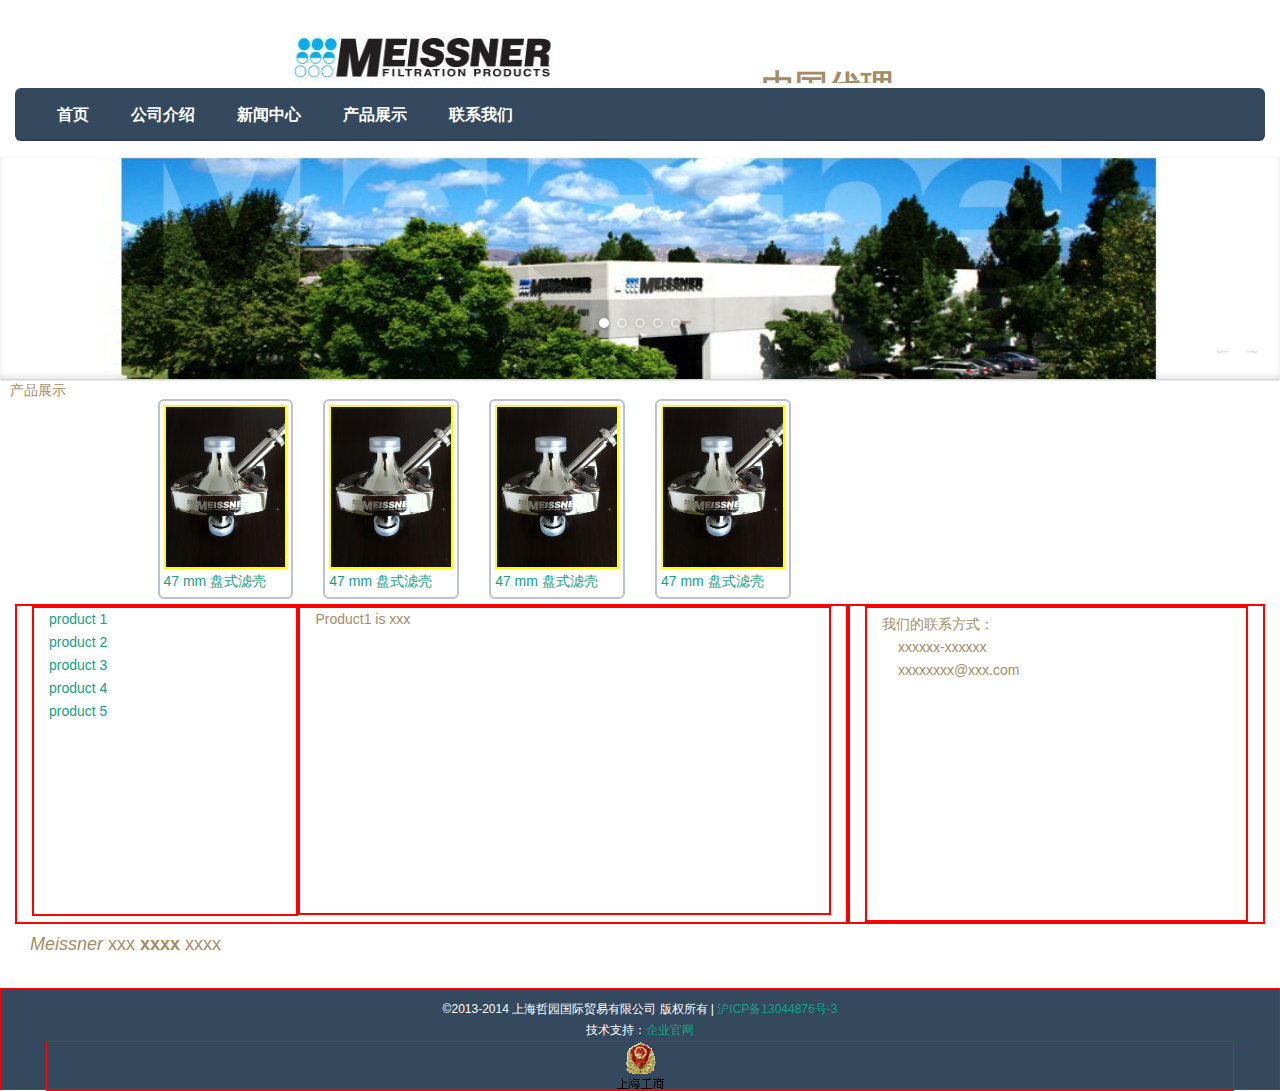
<file: meissner/template.html>
<!DOCTYPE html>
<html lang="en">
<head>
<meta charset="utf-8">
<title>Meissner中国区销售代理</title>
<!-- <meta name="viewport" content="width=device-width, initial-scale=1.0"> -->
<meta name="description" content="meissner 销售 代理" />

<meta name="viewport" content="width=1000, initial-scale=1.0, maximum-scale=1.0">


<!-- Loading Bootstrap -->
<link href="bootstrap/css/bootstrap.css" rel="stylesheet">

<!-- Loading Flat UI -->
<link href="css/flat-ui.css" rel="stylesheet">

<link rel="shortcut icon" href="images/favicon.ico">

<link href="css/meissner.css" rel="stylesheet">
<link href="css/slider.css" rel="stylesheet">

<!-- HTML5 shim, for IE6-8 support of HTML5 elements. All other JS at the end of file. -->
<!--[if lt IE 9]>
      <script src="js/html5shiv.js"></script>
      <script src="js/respond.min.js"></script>
    <![endif]-->
</head>
<body>
	<div class="container">
		<div class="meissner-headline">
			<h1 class="meissner-logo">
				<div class="pding"></div>
				<div class="alis">中国代理</div>
				<div class="brand"></div>
				<!-- 
				<div class="alis">Meissner China Agent</div> -->
				<!-- <div class="logo" style="float: right">中国代理</div> -->
				<!-- 				<div style="width: 30%; height: 50px; font-size: 40px; float: right">-----</div> -->

			</h1>
		</div>
		<!--===========================================================-->
		<!--============================ 1 ============================-->
		<!--===========================================================-->




		<!--===========================================================-->
		<!--============================ 2 ============================-->
		<!--===========================================================-->
		<div class="row meissner-row">
			<!-- <div class = ""></div> -->
			<!--  -->
			<div class="nav_side"></div>
			<div class="col-xs-12">
				<nav class="navbar navbar-inverse navbar-embossed" role="navigation">
					<div class="navbar-header">
						<button type="button" class="navbar-toggle" data-toggle="collapse"
							data-target="#navbar-collapse-01">
							<span class="sr-only">Toggle navigation</span>
						</button>
					</div>


					<div class="collapse navbar-collapse" id="navbar-collapse-01">
						<ul class="nav navbar-nav navbar-center">

							<!-- 
							<li><a href="#fakelink">Menu Item<span
									class="navbar-unread">1</span></a></li>
							 -->

							<li><a href="#fakelink">首页</a></li>
							<li><a href="#fakelink">公司介绍</a></li>
							<li><a href="#fakelink">新闻中心</a></li>
							<li><a href="#fakelink">产品展示</a></li>
							<li><a href="#fakelink">联系我们</a></li>

							<!-- 
							<li class="dropdown"><a href="#" class="dropdown-toggle"
								data-toggle="dropdown">Messages <b class="caret"></b></a> <span
								class="dropdown-arrow"></span>
								<ul class="dropdown-menu">
									<li><a href="#">Action</a></li>
									<li><a href="#">Another action</a></li>
									<li><a href="#">Something else here</a></li>
									<li class="divider"></li>
									<li><a href="#">Separated link</a></li>
								</ul></li> -->
							<!-- 
							<li><a href="#fakelink">About Us</a></li>
							 -->

						</ul>
					</div>
					<!-- /.navbar-collapse -->
				</nav>
				<!-- /navbar -->
			</div>

			<!-- seletive -->
			<!-- 
			<div class="col-xs-3">
				<select name="herolist" value="X-Men" class="select-block">
					<option value="0">Choose hero</option>
					<option value="1">Spider Man</option>
					<option value="2">Wolverine</option>
					<option value="3">Captain America</option>
					<option value="X-Men" selected="selected">X-Men</option>
					<option value="Crocodile">Crocodile</option>
				</select>
			</div>
 -->
		</div>
	</div>
	<!-- /.container -->
	<!--===========================================================-->
	<!--============================ 3 ============================-->
	<!--===========================================================-->
	<!--轮播图片  begins-->
	<div class="banner">
		<ul>
			<li style="background-image: url('img/slider_1.jpg');"></li>
			<li style="background-image: url('img/slider_2.jpg');"></li>
			<li style="background-image: url('img/slider_3.jpg');"></li>
			<li style="background-image: url('img/slider_4.jpg');"></li>
			<li style="background-image: url('img/slider_5.jpg');"></li>
		</ul>
	</div>

	<!--轮播图片  ends-->
	<!--===========================================================-->
	<!--============================ 4 ============================-->
	<!--===========================================================-->
	<!--产品展示 begins-->
	<div style="width: 100%; height: 20px; margin: auto 10px; padding: auto">
		产品展示</div>
	<div class="row" style="width: 995px; margin: auto">
		<div class="col-xs-2 col-md-2">
			<a href="#" class="thumbnail"> <img src="img/product_1.jpg"
				alt="...来人，护驾...">47 mm 盘式滤壳
			</a>
		</div>
		<div class="col-xs-2 col-md-2">
			<a href="#" class="thumbnail"> <img src="img/product_1.jpg"
				alt="...来人，护驾...">47 mm 盘式滤壳
			</a>
		</div>
		<div class="col-xs-2 col-md-2">
			<a href="#" class="thumbnail"> <img src="img/product_1.jpg"
				alt="...来人，护驾...">47 mm 盘式滤壳
			</a>
		</div>
		<div class="col-xs-2 col-md-2">
			<a href="#" class="thumbnail"> <img src="img/product_1.jpg"
				alt="...来人，护驾...">47 mm 盘式滤壳
			</a>
		</div>
	</div>


	<!--===========================================================-->
	<!--============================ 5 ============================-->
	<!--===========================================================-->
	<div class="container-fluid">
		<!--产品分类及详情  begins-->
		<div class="col-xs-8" style="border: 2px solid red; height: 320px">
			<div class="row-fluid">
				<!--产品分类 begins-->
				<div class="col-xs-4" style="border: 2px solid red; height: 310px">
					<ul style="list-style-type: none">
						<li><a href="#product1">product 1</a></li>
						<li><a href="#product2">product 2</a></li>
						<li><a href="#product3">product 3</a></li>
						<li><a href="#product4">product 4</a></li>
						<li><a href="#product5">product 5</a></li>

					</ul>
				</div>
				<!--产品分类 ends-->

				<!--产品详情 begins-->
				<div class="col-xs-8" style="border: 2px solid red">
					<ul
						style="list-style-type: none; overflow: hidden; width: 100%; height: 290px">
						<li id="product1" style="width: 100%; height: 300px">Product1 is xxx</li>
						<li id="product2" style="width: 100%; height: 300px">Product2 is xxx</li>
						<li id="product3" style="width: 100%; height: 300px">Product3 is xxx</li>
						<li id="product4" style="width: 100%; height: 300px">Product4 is xxx</li>
						<li id="product5" style="width: 100%; height: 300px">Product5 is xxx</li>
					</ul>
				</div>
				<!--产品详情 ends-->
			</div>
		</div>

		<!--产品分类及详情  ends-->


		<!-- 产品分类 详情 联系我们 ends-->

		<div class="col-xs-4" style="border: 2px solid red">
			<div class="row-fluid">
				<div class="col-xs-12"
					style="border: 2px solid red; width: 100%; height: 316px">
					<div style="width: 100%; height: 310px">
						我们的联系方式：<br /> &nbsp;&nbsp;&nbsp;&nbsp;xxxxxx-xxxxxx<br />
						&nbsp;&nbsp;&nbsp;&nbsp;xxxxxxxx@xxx.com
					</div>
				</div>
			</div>
		</div>
		<!-- 产品分类 详情 联系我们 begins-->

	</div>

	<!--===========================================================-->
	<!--============================ 6 ============================-->
	<!--===========================================================-->
	<div class="container-fluid">
		<div class="row-fluid">
			<div class="col-xs-12">
				<p>
					<em>Meissner </em> xxx<strong> xxxx </strong> xxxx
				</p>
			</div>
		</div>
	</div>


	<!--===========================================================-->
	<!--============================ 7 ============================-->
	<!--===========================================================-->
	<div
		style="width: 100%; height: 102px; background-color: #34495e; border: 1px solid red">
		<div class="container-fluid">
			<div class="col-xs-12 col-md-12">
				<div class="col-xs-12">
					<p style="text-align: center; color: white;font-size: 12px">
						©2013-2014 上海哲园国际贸易有限公司 版权所有 |&nbsp;<a href="http://www.miitbeian.gov.cn/">沪ICP备13044876号-3</a>
					</p>


					<p
						style="text-align: center; color: white;font-size: 12px; margin-top: -15px">
						技术支持：<a href="http://jz.1688.com/" >企业官网</a>
					</p>
					<p
						style="text-align: center; color: black; font: arial; font-size: 12px; margin-top: -15px; height: 50px; border: 1px solid red">
						<a
							href="http://www.sgs.gov.cn/lz/licenseLink.do?method=licenceView&entyId=2013121317475498"><img
							alt="" src="img/cop_badge.gif" /></a>
					</p>
				</div>
			</div>
		</div>
	</div>

	<!--===========================================================-->
	<!--============================   ============================-->
	<!--===========================================================-->

	<script type="text/javascript">
		$('.banner').unslider({
			arrows : true,
			fluid : true,
			dots : true
		});
	</script>

	<!-- Load JS here for greater good =============================-->
	<script type="js/slider.js"></script>
	<script src="js/jquery-1.8.3.min.js"></script>
	<script src="js/jquery-ui-1.10.3.custom.min.js"></script>
	<script src="js/jquery.ui.touch-punch.min.js"></script>
	<script src="js/jquery.event.move.js"></script>
	<script src="js/jquery.event.swipe.js"></script>
	<script src="js/unslider.min.js"></script>

	<script src="js/bootstrap.min.js"></script>
	<script src="js/bootstrap-select.js"></script>
	<script src="js/bootstrap-switch.js"></script>
	<script src="js/flatui-checkbox.js"></script>
	<script src="js/flatui-radio.js"></script>
	<script src="js/jquery.tagsinput.js"></script>
	<script src="js/jquery.placeholder.js"></script>
	<script src="js/tracker.js"></script>
	<script>
		if (window.chrome) {
			$('.banner li').css('background-size', '100% 100%');
		}

		$('.banner').unslider({
			arrows : true,
			fluid : true,
			dots : true
		});

		//  Find any element starting with a # in the URL
		//  And listen to any click events it fires
		$('a[href^="#"]').click(function() {
			//  Find the target element
			var target = $($(this).attr('href'));

			//  And get its position
			var pos = target.offset(); // fallback to scrolling to top || {left: 0, top: 0};

			//  jQuery will return false if there's no element
			//  and your code will throw errors if it tries to do .offset().left;
			if (pos) {
				//  Scroll the page
				$('html, body').animate({
					scrollTop : pos.top,
					scrollLeft : pos.left
				}, 1000);
			}

			//  Don't let them visit the url, we'll scroll you there
			return false;
		});

		var GoSquared = {
			acct : 'GSN-396664-U'
		};
	</script>

</body>
</html>
</file>
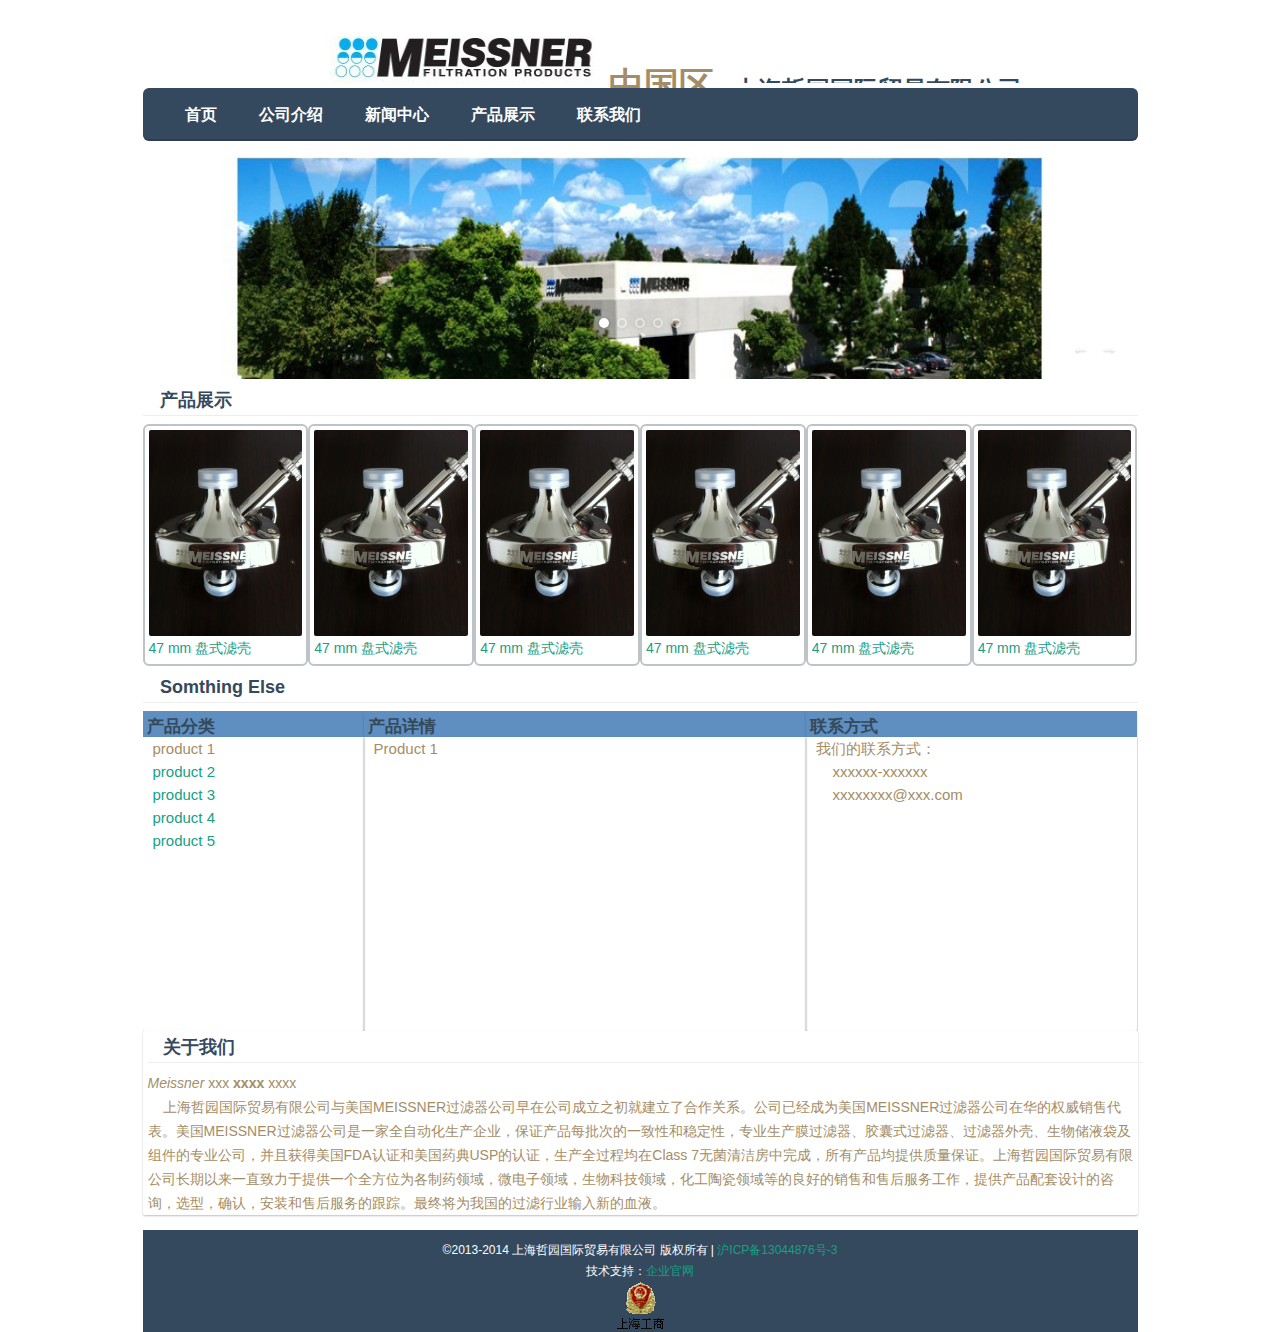
<file: project/frame.html>
<!DOCTYPE html>
<html lang="en">
<head>
<meta charset="utf-8">
<title>Meissner中国区销售代理 上海 哲园 国际贸易有限公司</title>
<!-- <meta name="viewport" content="width=device-width, initial-scale=1.0"> -->
<meta name="description" content="meissner 销售 代理 上海 哲园 国际 贸易有限公司" />
<meta name="viewport" content="width=1000, initial-scale=1.0, maximum-scale=1.0">

<!-- Loading Bootstrap -->
<link href="bootstrap/css/bootstrap.css" rel="stylesheet">

<!-- Loading Flat UI -->
<link href="css/flat-ui.css" rel="stylesheet">
<link rel="shortcut icon" href="images/favicon.ico">
<link href="css/meissner.css" rel="stylesheet">

<!-- Loading unslider -->
<link href="css/slider.css" rel="stylesheet">

<!-- HTML5 shim, for IE6-8 support of HTML5 elements. All other JS at the end of file. -->
<!--[if lt IE 9]>
      <script src="js/html5shiv.js"></script>
      <script src="js/respond.min.js"></script>
    <![endif]-->
</head>
<body>


	<div class="justified_width">
		<div class="container">
			<div class="meissner-headline">
				<h1 class="meissner-logo">
					<div class="alis">
						<small>上海哲园国际贸易有限公司</small>
					</div>
					<div class="brand">中国区&nbsp;&nbsp;</div>
				</h1>
			</div>
			<!--===========================================================-->
			<!--============================ 1 ============================-->
			<!--===========================================================-->




			<!--===========================================================-->
			<!--============================ 2 ============================-->
			<!--===========================================================-->
			<div class="row meissner-row">
				<!-- <div class = ""></div> -->
				<!--  -->
				<div class="nav_side"></div>
				<div class="col-xs-12">
					<nav class="navbar navbar-inverse navbar-embossed" role="navigation">
						<div class="navbar-header">
							<button type="button" class="navbar-toggle" data-toggle="collapse"
								data-target="#navbar-collapse-01">
								<span class="sr-only">Toggle navigation</span>
							</button>
						</div>


						<div class="collapse navbar-collapse" id="navbar-collapse-01">
							<ul class="nav navbar-nav navbar-center">

								<li><a href="#fakelink">首页</a></li>
								<li><a href="#fakelink">公司介绍</a></li>
								<li><a href="#fakelink">新闻中心</a></li>
								<li><a href="#fakelink">产品展示</a></li>
								<li><a href="#fakelink">联系我们</a></li>

							</ul>
						</div>
						<!-- /.navbar-collapse -->
					</nav>
					<!-- /navbar -->
				</div>

			</div>
		</div>
		<!-- /.container -->
		<!--===========================================================-->
		<!--============================ 3 ============================-->
		<!--===========================================================-->
		<!--轮播图片  begins-->
		<div class="banner">
			<ul>
				<li style="background-image: url('img/slider_1.jpg');"></li>
				<li style="background-image: url('img/slider_2.jpg');"></li>
				<li style="background-image: url('img/slider_3.jpg');"></li>
				<li style="background-image: url('img/slider_4.jpg');"></li>
				<li style="background-image: url('img/slider_5.jpg');"></li>
			</ul>
		</div>

		<!--轮播图片  ends-->
		<!--===========================================================-->
		<!--============================ 4 ============================-->
		<!--===========================================================-->
		<!--产品展示 begins-->
		<!-- <div style="width: 100%; height: 20px; margin: 15px 0 5px 15px; padding: auto"> -->
		<!-- title begins-->
		<!-- title begins-->
		<div class="hrs">
			<div class="title">产品展示</div>
			<center>
				<hr id="hr_header" />
			</center>
		</div>
		<!-- title ends-->
		<!-- title ends-->
		<div class="row"
			style="width: 995px; margin-left: auto; margin-right: auto; margin: bottom:5px">

			<div class="col-xs-2 col-md-2">
				<a href="#" class="thumbnail"> <img src="img/product_1.jpg"
					alt="...图像正在维护中...">47 mm 盘式滤壳
				</a>
			</div>
			<div class="col-xs-2 col-md-2">
				<a href="#" class="thumbnail"> <img src="img/product_1.jpg"
					alt="...图像正在维护中...">47 mm 盘式滤壳
				</a>
			</div>
			<div class="col-xs-2 col-md-2">
				<a href="#" class="thumbnail"> <img src="img/product_1.jpg"
					alt="...图像正在维护中...">47 mm 盘式滤壳
				</a>
			</div>
			<div class="col-xs-2 col-md-2">
				<a href="#" class="thumbnail"> <img src="img/product_1.jpg"
					alt="...图像正在维护中...">47 mm 盘式滤壳
				</a>
			</div>
			<div class="col-xs-2 col-md-2">
				<a href="#" class="thumbnail"> <img src="img/product_1.jpg"
					alt="...图像正在维护中...">47 mm 盘式滤壳
				</a>
			</div>
			<div class="col-xs-2 col-md-2">
				<a href="#" class="thumbnail"> <img src="img/product_1.jpg"
					alt="...图像正在维护中...">47 mm 盘式滤壳
				</a>
			</div>
		</div>


		<!--===========================================================-->
		<!--============================ 5 ============================-->
		<!--===========================================================-->
		<!-- title begins-->
		<div class="hrs">
			<div class="title">Somthing Else</div>
			<center>
				<hr id="hr_header" />
			</center>
		</div>
		<!-- title ends-->
		<div class="justified_height_320">
			<!--产品分类及详情  begins-->
			<div class="col-xs-8" style="height: 320px">
				<div class="row-fluid">
					<!--产品分类 begins-->
					<div class="col-xs-4"
						style="height: 320px; box-shadow: 0 1px 2px rgba(0, 0, 0, .25); border-radius: 2px">
						<div class="category_title">产品分类</div>
						<div class="category">
							<ul style="list-style-type: none">
								<li onclick="getPage('../msg.html')" id="product1">product 1</li>
								<li><a href="#product2">product 2</a></li>
								<li><a href="#product3">product 3</a></li>
								<li><a href="#product4">product 4</a></li>
								<li><a href="#product5">product 5</a></li>

							</ul>
						</div>
					</div>
					<!--产品分类 ends-->

					<!--产品详情 begins-->
					<div id="display" class="col-xs-8"
						style="height: 100%; box-shadow: 0 1px 2px rgba(0, 0, 0, .25); border-radius: 2px">
						<div class="category_title">产品详情</div>
						<div class="category">
							<ul
								style="list-style-type: none; overflow: hidden; width: 100%; height: 290px">
								<li id="product1" style="width: 100%; height: 300px">Product 1</li>
								<li id="product2" style="width: 100%; height: 300px">Product2 is
									xxx</li>
								<li id="product3" style="width: 100%; height: 300px">Product3 is
									xxx</li>
								<li id="product4" style="width: 100%; height: 300px">Product4 is
									xxx</li>
								<li id="product5" style="width: 100%; height: 300px">Product5 is
									xxx</li>
							</ul>
						</div>
					</div>
					<!--产品详情 ends-->
				</div>
			</div>




			<!--产品分类及详情  ends-->
			<div class="col-xs-4"
				style="height: 100%; box-shadow: 0 1px 2px rgba(0, 0, 0, .25); border-radius: 2px">
				<!-- 产品分类 详情 联系我们 ends-->
				<div style="width: 100%">
					<div class="category_title">联系方式</div>
					<div class="category">
						我们的联系方式：<br /> &nbsp;&nbsp;&nbsp;&nbsp;xxxxxx-xxxxxx<br />
						&nbsp;&nbsp;&nbsp;&nbsp;xxxxxxxx@xxx.com
					</div>
				</div>
			</div>
			<!-- 产品分类 详情 联系我们 begins-->
		</div>

		<!--===========================================================-->
		<!--============================ 6 ============================-->
		<!--===========================================================-->
		<div id="self_introduction"
			style="padding-top: 5px; padding-left: 5px; box-shadow: 0 1px 2px rgba(0, 0, 0, .25); border-radius: 2px">
			
			<div class="hrs">
				<div class="title">关于我们</div>
				<center>
					<hr id="hr_header" />
				</center>
			</div>
			<p id="self_introduction">
				<em>Meissner </em> xxx<strong> xxxx </strong> xxxx<br />
				&nbsp;&nbsp;&nbsp;&nbsp;上海哲园国际贸易有限公司与美国MEISSNER过滤器公司早在公司成立之初就建立了合作关系。公司已经成为美国MEISSNER过滤器公司在华的权威销售代表。美国MEISSNER过滤器公司是一家全自动化生产企业，保证产品每批次的一致性和稳定性，专业生产膜过滤器、胶囊式过滤器、过滤器外壳、生物储液袋及组件的专业公司，并且获得美国FDA认证和美国药典USP的认证，生产全过程均在Class
				7无菌清洁房中完成，所有产品均提供质量保证。上海哲园国际贸易有限公司长期以来一直致力于提供一个全方位为各制药领域，微电子领域，生物科技领域，化工陶瓷领域等的良好的销售和售后服务工作，提供产品配套设计的咨询，选型，确认，安装和售后服务的跟踪。最终将为我国的过滤行业输入新的血液。
			</p>
		</div>


		<!--===========================================================-->
		<!--============================ 7 ============================-->
		<!--===========================================================-->
		<div style="width: 100%; height: 102px; background-color: #34495e">
			<div class="container-fluid">
				<div class="col-xs-12 col-md-12">
					<div class="col-xs-12">
						<p style="text-align: center; color: white; font-size: 12px">
							©2013-2014 上海哲园国际贸易有限公司 版权所有 |&nbsp;<a
								href="http://www.miitbeian.gov.cn/">沪ICP备13044876号-3</a>
						</p>


						<p
							style="text-align: center; color: white; font-size: 12px; margin-top: -15px">
							技术支持：<a href="http://jz.1688.com/">企业官网</a>
						</p>
						<p
							style="text-align: center; color: black; font: arial; font-size: 12px; margin-top: -15px; height: 50px">
							<a
								href="http://www.sgs.gov.cn/lz/licenseLink.do?method=licenceView&entyId=2013121317475498"><img
								alt="" src="img/cop_badge.gif" /></a>
						</p>
					</div>
				</div>
			</div>
		</div>

		<!--===========================================================-->
		<!--============================   ============================-->
		<!--===========================================================-->

		<script type="text/javascript">
			$('.banner').unslider({
				arrows : true,
				fluid : true,
				dots : true
			});
		</script>

		<!-- Load JS here for greater good =============================-->
		<script type="js/slider.js"></script>
		<script src="js/jquery-1.8.3.min.js"></script>
		<script src="js/jquery-ui-1.10.3.custom.min.js"></script>
		<script src="js/jquery.ui.touch-punch.min.js"></script>
		<script src="js/jquery.event.move.js"></script>
		<script src="js/jquery.event.swipe.js"></script>
		<script src="js/unslider.min.js"></script>

		<script src="js/bootstrap.min.js"></script>
		<script src="js/bootstrap-select.js"></script>
		<script src="js/bootstrap-switch.js"></script>
		<script src="js/flatui-checkbox.js"></script>
		<script src="js/flatui-radio.js"></script>
		<script src="js/jquery.tagsinput.js"></script>
		<script src="js/jquery.placeholder.js"></script>
		<script src="js/tracker.js"></script>
		<script>
			if (window.chrome) {
				$('.banner li').css('background-size', '100% 100%');
			}

			$('.banner').unslider({
				arrows : true,
				fluid : true,
				dots : true
			});

			//  Find any element starting with a # in the URL
			//  And listen to any click events it fires
			$('a[href^="#"]').click(function() {
				//  Find the target element
				var target = $($(this).attr('href'));

				//  And get its position
				var pos = target.offset(); // fallback to scrolling to top || {left: 0, top: 0};

				//  jQuery will return false if there's no element
				//  and your code will throw errors if it tries to do .offset().left;
				if (pos) {
					//  Scroll the page
					$('html, body').animate({
						scrollTop : pos.top,
						scrollLeft : pos.left
					}, 1000);
				}

				//  Don't let them visit the url, we'll scroll you there
				return false;
			});

			var GoSquared = {
				acct : 'GSN-396664-U'
			};
		</script>

		<!-- linked to the targed context -->
		<script type="text/javascript">
			var req;
			function createXmlHttp() {
				try {
					return new XMLHttpRequest();
				} catch (e1) {
					try {
						return new ActiveXObject("Msxml2.XMLHTTP");
					} catch (e2) {
						try {
							return new ActiveXObject("Microsoft.XMLHTTP");
						} catch (e3) {
							return null;
						}
					}
				}
			}
			function getPage(path) {
				req = createXmlHttp();
				if (req) {
					/* alert(req); */
					req.onreadystatechange = hdlRsp();
					req.open("GET", path, true);
					req.send(null);
				} else {
					alert("浏览器不支持!");
				}
			}

			function hdlRsp() {
				if (req.readyState == 4 && req.status == 200) {
					var rspText = req.responseText;
					if (rspText != "") {
						document.getElementById("display").innerHTML = rspText;
						alert(rspText);
						document.getElementById("display").style.visibility = "visible";
					} else
						document.getElementById("display").style.visibility = "hidden";
				} else if (req.status == 0) {
					alert("hello: " + req.responseText);
				}
			}
		</script>
		<script type="text/javascript">
			function loadXMLDoc() {

			}
		</script>
	</div>
</body>
</html>
</file>
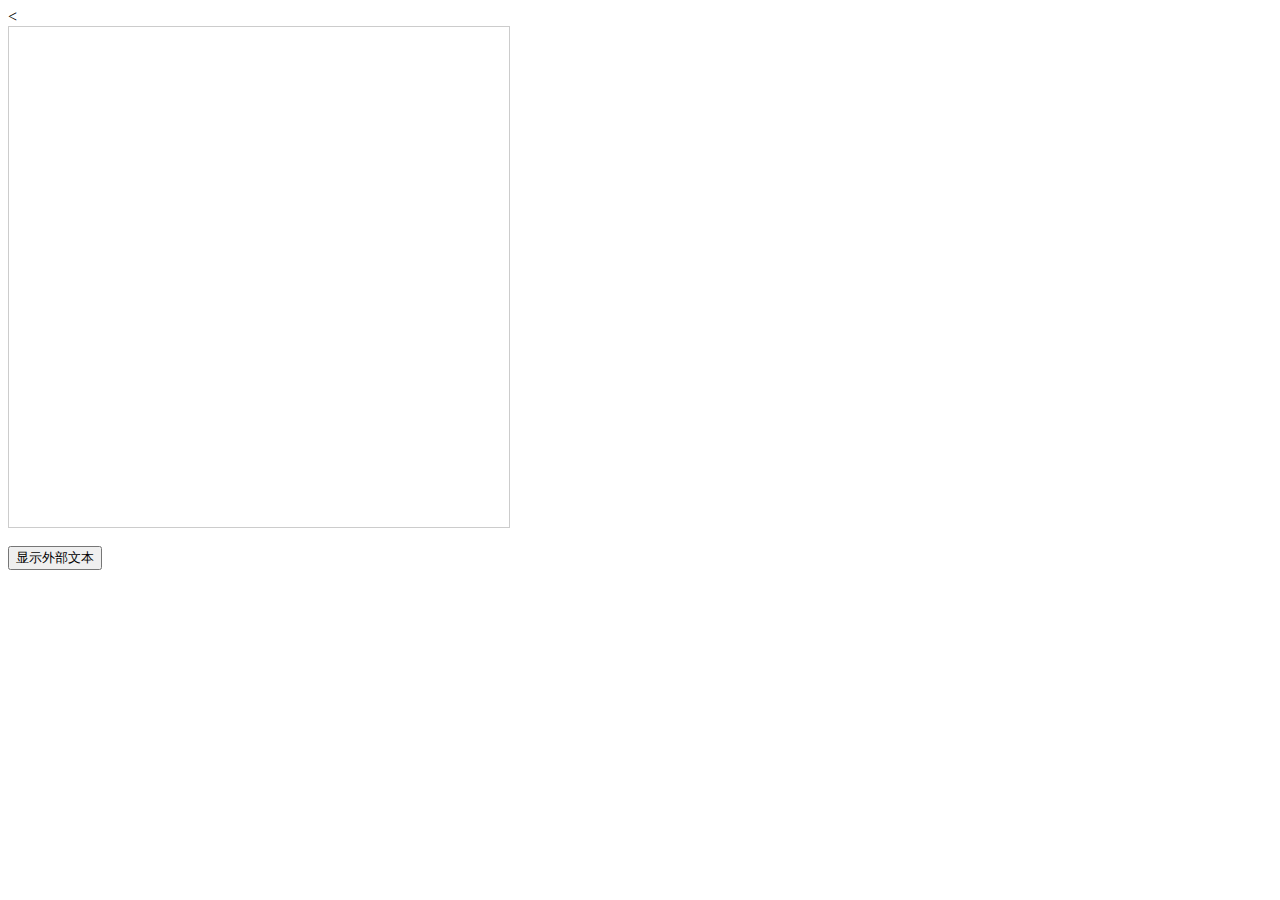
<file: project/linked_div_show.html>
<<!DOCTYPE html PUBLIC "-//W3C//DTD HTML 4.01 Transitional//EN" "http://www.w3.org/TR/html4/loose.dtd">
<html>
<head>
<title>Untitled Page</title>
<meta http-equiv="Content-Type" content="text/html; charset=GBK" />

<script type="text/javascript">
	var req;

	function createXmlHttp() {

		try {

			return new XMLHttpRequest();

		} catch (e1) {

			try {

				return new ActiveXObject("Msxml2.XMLHTTP");

			} catch (e2) {

				try {

					return new ActiveXObject("Microsoft.XMLHTTP");

				} catch (e3) {

					return null;

				}

			}

		}

	}

	function getPage(path) {

		req = createXmlHttp();

		if (req) {

			req.onreadystatechange = hdlRsp;

			req.open("GET", path, true);

			req.send(null);

		} else {

			alert("�������֧��!");

		}

	}

	function hdlRsp() {

		if (req.readyState == 4 && req.status == 200) {

			var rspText = req.responseText;

			if (rspText != "") {

				document.getElementById("display").innerHTML = rspText;
				alert(rspText);
				document.getElementById("display").style.visibility = "visible";
			} else
				document.getElementById("display").style.visibility = "hidden";
		}
	}
</script>

</head>
<body>
	<div id="display"
		style="width: 500px; height: 500px; overflow: scroll; border: 1px solid #ccc;">
		&nbsp;</div>
	<br />
	<input type="button" value="��ʾ�ⲿ�ı�" onclick="getPage('http://www.baidu.com')" />
</body>
</html>
</file>
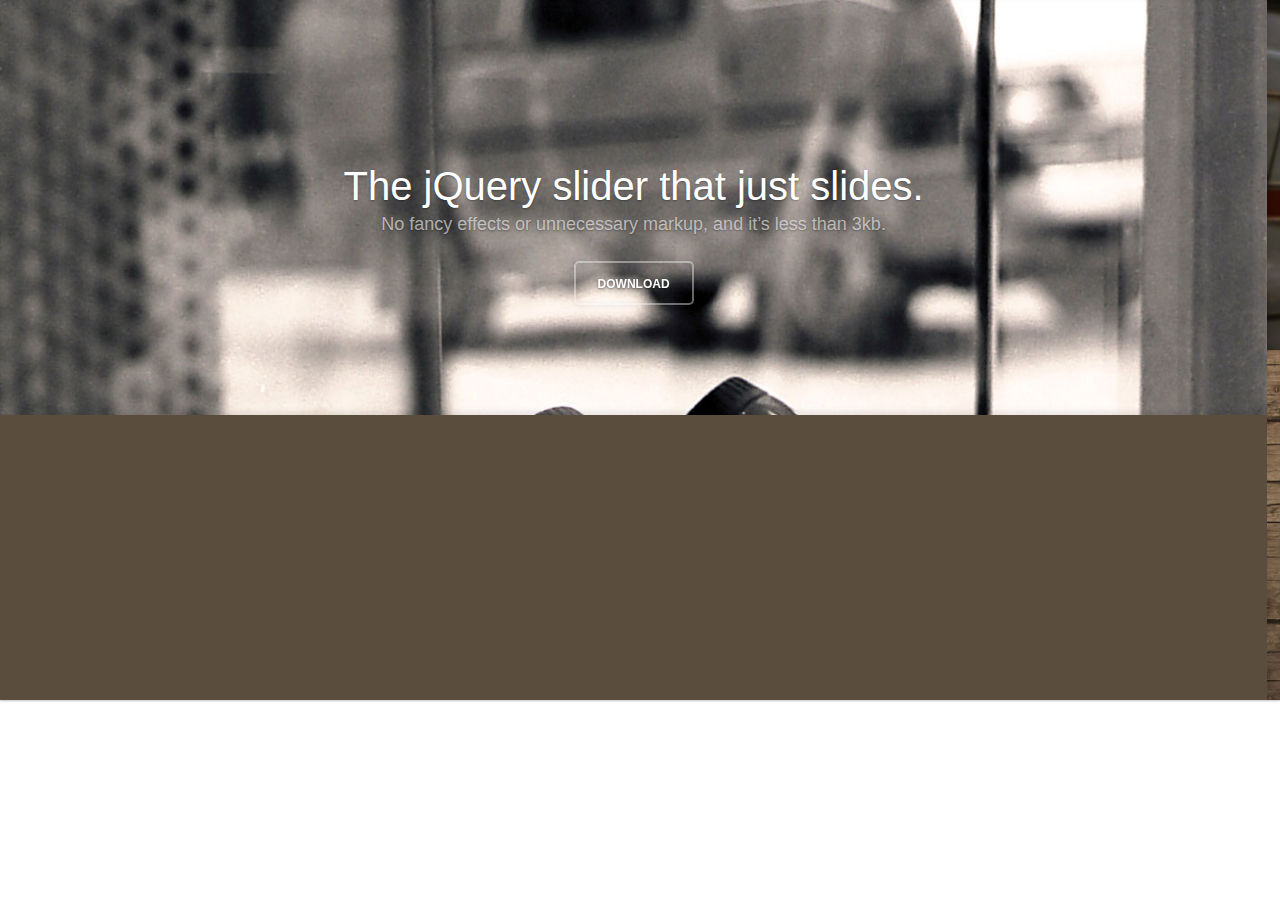
<file: slider_opt/slider.html>
<!DOCTYPE html PUBLIC "-//W3C//DTD HTML 4.01 Transitional//EN" "http://www.w3.org/TR/html4/loose.dtd">
<html>
<head>

<meta http-equiv="Content-Type" content="text/html; charset=UTF-8">
<meta name="viewport" content="width=device-width">

<title>Meissner中国区销售代理</title>

<link rel="stylesheet" href="src/css/slider.css" />

<script>
	try {
		Typekit.load();
	} catch (e) {
	}
</script>

</head>
<body>
	<div class="banner">
		<ul>
			<li style="background-image: url('img/shop.jpg')">
				<div class="inner">
					<h1>The jQuery slider that just slides.</h1>
					<p>No fancy effects or unnecessary markup, and it’s less than 3kb.</p>

					<a class="btn" href="#download">Download</a>
				</div>
			</li>
			<li style="background-image: url('img/subway.jpg')"></li>
			<li style="background-image: url('img/sunset.jpg')"></li>
			<li style="background-image: url('img/wood.jpg')"></li>
		</ul>
	</div>

	<!-- It's better to put the js ref here! Bryan.wei@me.com -->
	<script type="text/javascript" src="src/js/unslider.min.js"></script>
	<!-- <script type="text/javascript" src="src/js/jquery.min.js"></script> -->
	<script type="text/javascript" src="src/js/jquery-1.11.0.js"></script>
	<script type="text/javascript" src="src/js/jquery.event.move.js"></script>

	<script>
		if (window.chrome) {
			$('.banner li').css('background-size', '100% 100%');
		}
		$('.banner').unslider({
			arrows : true,
			fluid : true,
			dots : true
		});
		//  Find any element starting with a # in the URL
		//  And listen to any click events it fires
		$('a[href^="#"]').click(function() {
			//  Find the target element
			var target = $($(this).attr('href'));

			//  And get its position
			var pos = target.offset(); // fallback to scrolling to top || {left: 0, top: 0};

			//  jQuery will return false if there's no element
			//  and your code will throw errors if it tries to do .offset().left;
			if (pos) {
				//  Scroll the page
				$('html, body').animate({
					scrollTop : pos.top,
					scrollLeft : pos.left
				}, 1000);
			}

			//  Don't let them visit the url, we'll scroll you there
			return false;
		});
	</script>
</body>
</html>
</file>
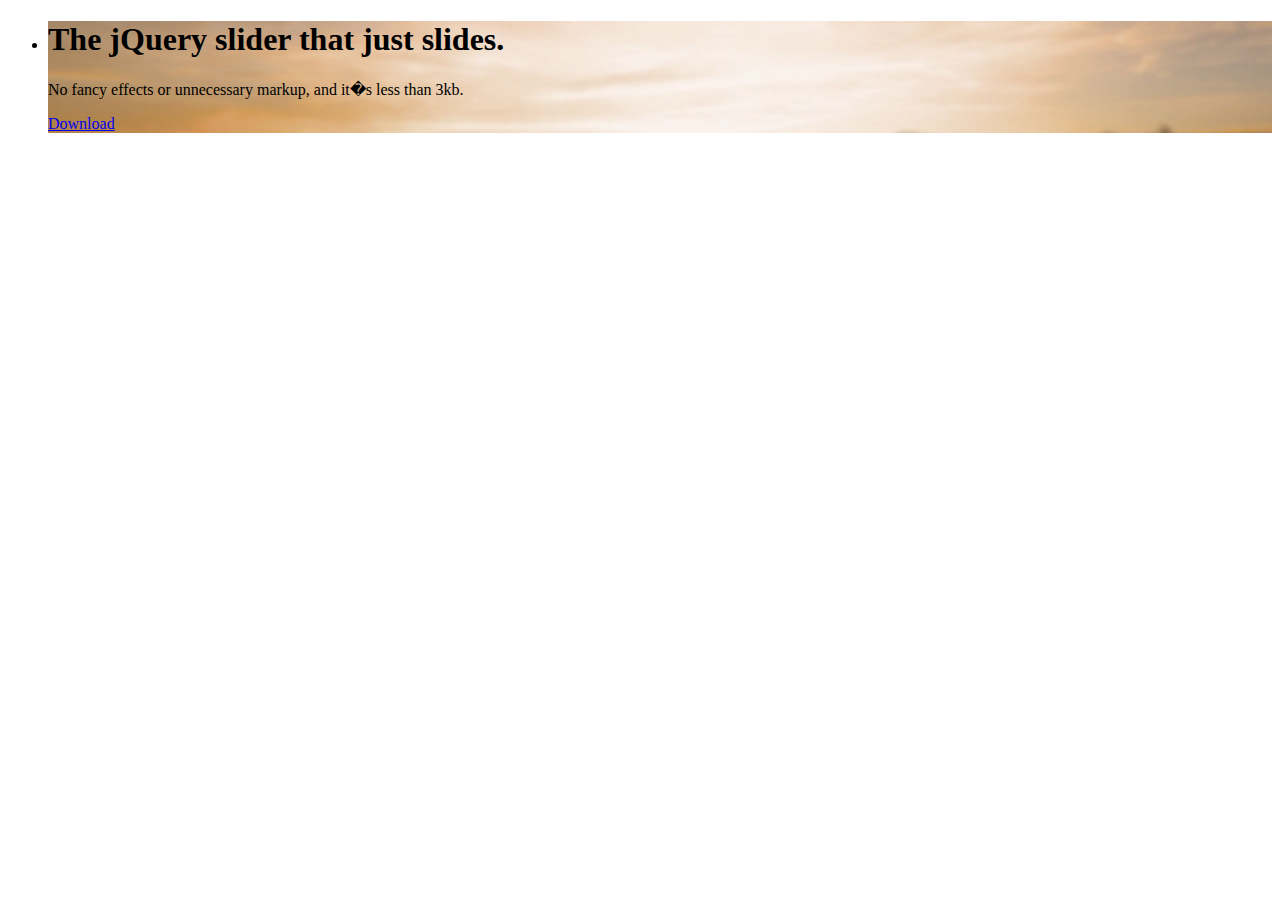
<file: various_test/slider.html>
<!DOCTYPE html PUBLIC "-//W3C//DTD HTML 4.01 Transitional//EN" "http://www.w3.org/TR/html4/loose.dtd">

<html>
<head>
<title>Sliders</title>

<!-- <script src="js/jquery-1.8.3.min.js"></script> -->
<!-- <script src="js/"></script> -->


<!-- <script src="//code.jquery.com/jquery-latest.min.js"></script> -->
<!-- <script src="//unslider.com/unslider.js"></script> -->
<link href="css/style.css" rel="text/stylesheet" />
</head>
<body>
	<div class="banner">
		<ul>
			<li style="background-image: url('img/sunset.jpg');">
				<div class="inner">
					<h1>The jQuery slider that just slides.</h1>
					<p>No fancy effects or unnecessary markup, and it�s less than 3kb.</p>
					<a class="btn" href="#download">Download</a>
				</div>
			</li>
		</ul>
	</div>
	<script type="text/javascript">
		$('.banner').unslider({
			speed : 500,
			delay : 3000,
			complete : function() {
			},
			keys : true,
			dots : true,
			fluid : false
		});
	</script>
	<script src="js/unslider.js"></script>
</body>
</html>
</file>
<file: slider/src/css/style.css>
* {
	margin: 0;
	padding: 0;

	-webkit-font-smoothing: antialiased;

	-webkit-box-sizing: border-box;
	-moz-box-sizing: border-box;
	box-sizing: border-box;
}

::selection {
	background: #bfa57c;
	color: #fff;
}

body {
	color: #a48d66;
	font: 14px/23px proxima-nova-alt, "Proxima Nova Alt", sans-serif;
}

h1, h2, h3, h4, b {
	font-weight: 300;
	font-family: bree-web, Bree, sans-serif;
}
	h2 {
		font-size: 28px;
		padding-bottom: 60px;
	}
	b {
		font-weight: 500;
		font-size: 16px;

		color: #c3522f;
	}

#logo {
	position: absolute;
	left: 80px;
	top: 40px;
	z-index: 2;

	margin-left: -17px;
}

.banner {
	position: relative;
	width: 100%;
	overflow: auto;

	font-size: 18px;
	line-height: 24px;
	text-align: center;

	color: rgba(255,255,255,.6);
	text-shadow: 0 0 1px rgba(0,0,0,.05), 0 1px 2px rgba(0,0,0,.3);

	background: #5b4d3d;
	box-shadow: 0 1px 2px rgba(0,0,0,.25);
}
	.banner ul {
		list-style: none;
		width: 300%;
	}
	.banner ul li {
		display: block;
		float: left;
		width: 33%;
		min-height: 350px;

		-o-background-size: 100% 100%;
		-ms-background-size: 100% 100%;
		-moz-background-size: 100% 100%;
		-webkit-background-size: 100% 100%;
		background-size: 100% 100%;

		box-shadow: inset 0 -3px 6px rgba(0,0,0,.1);
	}

	.banner .inner {
		padding: 160px 0 110px;
	}

	.banner h1, .banner h2 {
		font-size: 40px;
		line-height: 52px;

		color: #fff;
	}

	.banner .btn {
		display: inline-block;
		margin: 25px 0 0;
		padding: 9px 22px 7px;
		clear: both;

		color: #fff;
		font-size: 12px;
		font-weight: bold;
		text-transform: uppercase;
		text-decoration: none;

		border: 2px solid rgba(255,255,255,.4);
		border-radius: 5px;
	}
		.banner .btn:hover {
			background: rgba(255,255,255,.05);
		}
		.banner .btn:active {
			-webkit-filter: drop-shadow(0 -1px 2px rgba(0,0,0,.5));
			-moz-filter: drop-shadow(0 -1px 2px rgba(0,0,0,.5));
			-ms-filter: drop-shadow(0 -1px 2px rgba(0,0,0,.5));
			-o-filter: drop-shadow(0 -1px 2px rgba(0,0,0,.5));
			filter: drop-shadow(0 -1px 2px rgba(0,0,0,.5));
		}

	.banner .btn, .banner .dot {
		-webkit-filter: drop-shadow(0 1px 2px rgba(0,0,0,.3));
		-moz-filter: drop-shadow(0 1px 2px rgba(0,0,0,.3));
		-ms-filter: drop-shadow(0 1px 2px rgba(0,0,0,.3));
		-o-filter: drop-shadow(0 1px 2px rgba(0,0,0,.3));
		filter: drop-shadow(0 1px 2px rgba(0,0,0,.3));
	}

	.banner .dots {
		position: absolute;
		left: 0;
		right: 0;
		bottom: 20px;
	}
		.banner .dots li {
			display: inline-block;
			width: 10px;
			height: 10px;
			margin: 0 4px;

			text-indent: -999em;

			border: 2px solid #fff;
			border-radius: 6px;

			cursor: pointer;
			opacity: .4;

			-webkit-transition: background .5s, opacity .5s;
			-moz-transition: background .5s, opacity .5s;
			transition: background .5s, opacity .5s;
		}
			.banner .dots li.active {
				background: #fff;
				opacity: 1;
			}

	.banner .arrows {
		position: absolute;
		bottom: 20px;
		right: 20px;
		color: #fff;
	}
		.banner .arrow {
			display: inline;
			padding-left: 10px;
			cursor: pointer;
		}

.features {
	overflow: hidden;
	padding: 50px 0;

	background: #f7f7f6;
	box-shadow: inset 0 -1px 3px rgba(0,0,0,.03);
}
	.features li {
		position: relative;
		padding: 0 25px 0 40px;
		list-style: none;

		width: 25%;
		float: left;
	}
		.features li:before {
			content: '';
			position: absolute;
			left: 0;
			top: 0;

			display: block;
			width: 24px;
			height: 22px;

			background: url('img/icons.png');
		}
			.features li.browser:before { background-position: 0 -44px; }
			.features li.height:before { background-position: 0 -22px; }
			.features li.responsive:before { background-position: 0 -66px; }
	.features b {
		display: block;
		padding-bottom: 6px;
	}

.how {
	padding: 60px 0;
}
	.how h2 {
		color: #7c6853;
	}
	.how h3 {
		padding-bottom: 8px;

		color: #7b6b53;
		font-size: 20px;
		line-height: 10px;
	}
	.how li {
		position: relative;
		width: 375px;
		margin: 0 0 40px 15px;
		padding-left: 10px;
	}
	.how pre {
		position: absolute;
		left: 450px;
		top: 0;

		width: 495px;
		padding: 20px 25px;

		background: #f8f5f0;
		color: #8a785d;

		font-size: 12px;
		line-height: 18px;

		border-radius: 5px;
		box-shadow: inset 0 2px 2px rgba(180,157,125,.15), inset 0 0 1px rgba(0,0,0,.2);
	}
	.how p {
		padding-bottom: 15px;
	}

.options {
	padding: 60px 0;

	background: #39342d;
	color: #7b7368;

	box-shadow: inset 0 2px 3px rgba(0,0,0,.2);
	text-shadow: 0 1px 1px rgba(0,0,0,.2);
}
	.options a {
		opacity: .7;
		color: #fff;
		border-bottom: 1px solid rgba(255,255,255,.2);
		text-decoration: none;
	}
		.options a:hover {
			opacity: 1;
			border-bottom-color: rgba(255,255,255,.3);
		}
	.options p {
		font-size: 16px;
		line-height: 25px;

		padding-bottom: 20px;
	}
	.options h2 {
		color: #fff;
		padding-bottom: 15px;
	}
	.options pre {
		padding: 20px 25px;

		background: #342f29;
		color: #988f81;

		font-size: 13px;
		line-height: 19px;

		box-shadow: inset 0 2px 2px rgba(0,0,0,.15), inset 0 0 1px rgba(0,0,0,.1);
		border-radius: 5px;
	}
		.options pre span {
			color: #706657;
		}

.footer {
	padding: 80px 0 60px;
	text-align: center;
}
	.footer .btn {
		display: inline-block;
		padding: 13px 24px 10px;
		margin-bottom: 15px;

		background-color: #c4652d;
		background-image: -webkit-gradient(linear, left top, left bottom, from(#d07936), to(#b95124));
		background-image: -webkit-linear-gradient(top, #d07936, #b95124);
		background-image: -moz-linear-gradient(top, #d07936, #b95124);
		background-image: -o-linear-gradient(top, #d07936, #b95124);
		background-image: -ms-linear-gradient(top, #d07936, #b95124);
		background-image: linear-gradient(top, #d07936, #b95124);
		filter: progid:DXImageTransform.Microsoft.gradient(GradientType=0,StartColorStr='#d07936', EndColorStr='#b95124');

		border-radius: 5px;
		box-shadow: inset 0 0 0 1px rgba(0,0,0,.2), inset 0 -1px 2px rgba(0,0,0,.15), inset 0 2px 0 rgba(255,255,255,.2), 0 1px 1px rgba(0,0,0,.1);

		color: #fff;
		text-shadow: 0 1px 2px rgba(0,0,0,.2);

		font-size: 12px;
		line-height: 18px;
		font-weight: bold;
		text-transform: uppercase;

		border: none;
	}
	    .footer .btn span {
	        font-weight: normal;
	        opacity: .8;
	    }
		.footer .btn:hover {
			opacity: .95;
			color: #fff;
		}
		.footer .btn:active {
			opacity: 1;
			background-color: #bc5f29;
			background-image: -webkit-gradient(linear, left top, left bottom, from(#b55625), to(#c3692d));
			background-image: -webkit-linear-gradient(top, #b55625, #c3692d);
			background-image: -moz-linear-gradient(top, #b55625, #c3692d);
			background-image: -o-linear-gradient(top, #b55625, #c3692d);
			background-image: -ms-linear-gradient(top, #b55625, #c3692d);
			background-image: linear-gradient(top, #b55625, #c3692d);
			filter: progid:DXImageTransform.Microsoft.gradient(GradientType=0,StartColorStr='#b55625', EndColorStr='#c3692d');

			box-shadow: inset 0 0 0 1px rgba(0,0,0,.2), inset 0 -1px 2px rgba(255,255,255,.1), inset 0 2px 2px rgba(0,0,0,.2), 0 1px 1px rgba(0,0,0,.1);
		}
	.footer a {
		margin: 0 4px;

		color: #79654e;
		text-decoration: none;
		border-bottom: 1px solid #ddd2c6;
	}
		.footer a:hover {
			color: #665139;
			border-color: #d1bfa9;
		}

.wrap {
	margin: 0 auto;
	width: 960px;
}

@media only screen and (min-device-width: 320px) and (max-device-width: 480px), (max-width: 900px) {
	.wrap {
		width: 90%;
	}
	#logo {
		left: 50px;
		top: 30px;
	}

	.banner h1, .banner h2 {
		font-size: 24px;
		line-height: 30px;
	}
	.banner ul li {
		height: 240px;
	}
	.banner .inner {
		padding-top: 100px;
		padding-bottom: 50px;
	}
	.banner p {
		font-size: 15px;
		width: 80%;
		margin: 0 auto;
	}
	pre {
		overflow: auto;
	}
	.features li {
		width: 100%;
		margin-left: 10px;
		margin-bottom: 30px;
	}
	.how li {
		width: 90%;
	}
	.how pre {
		position: static;
		width: 100%;
	}
}

@media (-webkit-min-device-pixel-ratio: 2), (min-resolution: 192dpi) {
	.features li:before {
		background: url('img/icons@2x.png');
		background-size: 100%;
	}
}
</file>
<file: meissner/bootstrap/css/prettify.css>
.com { color: #93a1a1; }
.lit { color: #195f91; }
.pun, .opn, .clo { color: #93a1a1; }
.fun { color: #dc322f; }
.str, .atv { color: #D14; }
.kwd, .prettyprint .tag { color: #1e347b; }
.typ, .atn, .dec, .var { color: teal; }
.pln { color: #48484c; }

.prettyprint {
  padding: 8px;
  background-color: #f7f7f9;
  border: 1px solid #e1e1e8;
}
.prettyprint.linenums {
  -webkit-box-shadow: inset 40px 0 0 #fbfbfc, inset 41px 0 0 #ececf0;
     -moz-box-shadow: inset 40px 0 0 #fbfbfc, inset 41px 0 0 #ececf0;
          box-shadow: inset 40px 0 0 #fbfbfc, inset 41px 0 0 #ececf0;
}

/* Specify class=linenums on a pre to get line numbering */
ol.linenums {
  margin: 0 0 0 33px; /* IE indents via margin-left */
}
ol.linenums li {
  padding-left: 12px;
  color: #bebec5;
  line-height: 20px;
  text-shadow: 0 1px 0 #fff;
}
</file>
<file: meissner/css/flat-ui.css>
@font-face {
  font-family: 'Lato';
  src: url('../fonts/lato/lato-black.eot');
  src: url('../fonts/lato/lato-black.eot?#iefix') format('embedded-opentype'), url('../fonts/lato/lato-black.woff') format('woff'), url('../fonts/lato/lato-black.ttf') format('truetype'), url('../fonts/lato/lato-black.svg#latoblack') format('svg');
  font-weight: 900;
  font-style: normal;
}
@font-face {
  font-family: 'Lato';
  src: url('../fonts/lato/lato-bold.eot');
  src: url('../fonts/lato/lato-bold.eot?#iefix') format('embedded-opentype'), url('../fonts/lato/lato-bold.woff') format('woff'), url('../fonts/lato/lato-bold.ttf') format('truetype'), url('../fonts/lato/lato-bold.svg#latobold') format('svg');
  font-weight: bold;
  font-style: normal;
}
@font-face {
  font-family: 'Lato';
  src: url('../fonts/lato/lato-bolditalic.eot');
  src: url('../fonts/lato/lato-bolditalic.eot?#iefix') format('embedded-opentype'), url('../fonts/lato/lato-bolditalic.woff') format('woff'), url('../fonts/lato/lato-bolditalic.ttf') format('truetype'), url('../fonts/lato/lato-bolditalic.svg#latobold-italic') format('svg');
  font-weight: bold;
  font-style: italic;
}
@font-face {
  font-family: 'Lato';
  src: url('../fonts/lato/lato-italic.eot');
  src: url('../fonts/lato/lato-italic.eot?#iefix') format('embedded-opentype'), url('../fonts/lato/lato-italic.woff') format('woff'), url('../fonts/lato/lato-italic.ttf') format('truetype'), url('../fonts/lato/lato-italic.svg#latoitalic') format('svg');
  font-weight: normal;
  font-style: italic;
}
@font-face {
  font-family: 'Lato';
  src: url('../fonts/lato/lato-light.eot');
  src: url('../fonts/lato/lato-light.eot?#iefix') format('embedded-opentype'), url('../fonts/lato/lato-light.woff') format('woff'), url('../fonts/lato/lato-light.ttf') format('truetype'), url('../fonts/lato/lato-light.svg#latolight') format('svg');
  font-weight: 300;
  font-style: normal;
}
@font-face {
  font-family: 'Lato';
  src: url('../fonts/lato/lato-regular.eot');
  src: url('../fonts/lato/lato-regular.eot?#iefix') format('embedded-opentype'), url('../fonts/lato/lato-regular.woff') format('woff'), url('../fonts/lato/lato-regular.ttf') format('truetype'), url('../fonts/lato/lato-regular.svg#latoregular') format('svg');
  font-weight: normal;
  font-style: normal;
}
@font-face {
  font-family: "Flat-UI-Icons";
  src: url('../fonts/flat-ui-icons-regular.eot');
  src: url('../fonts/flat-ui-icons-regular.eot?#iefix') format('embedded-opentype'), url('../fonts/flat-ui-icons-regular.woff') format('woff'), url('../fonts/flat-ui-icons-regular.ttf') format('truetype'), url('../fonts/flat-ui-icons-regular.svg#flat-ui-icons-regular') format('svg');
  font-weight: normal;
  font-style: normal;
}
/* Use the following CSS code if you want to use data attributes for inserting your icons */
[data-icon]:before {
  font-family: 'Flat-UI-Icons';
  content: attr(data-icon);
  speak: none;
  font-weight: normal;
  font-variant: normal;
  text-transform: none;
  -webkit-font-smoothing: antialiased;
  -moz-osx-font-smoothing: grayscale;
}
/* Use the following CSS code if you want to have a class per icon */
/*
Instead of a list of all class selectors,
you can use the generic selector below, but it's slower:
[class*="fui-"] {
*/
.fui-arrow-right,
.fui-arrow-left,
.fui-cmd,
.fui-check-inverted,
.fui-heart,
.fui-location,
.fui-plus,
.fui-check,
.fui-cross,
.fui-list,
.fui-new,
.fui-video,
.fui-photo,
.fui-volume,
.fui-time,
.fui-eye,
.fui-chat,
.fui-search,
.fui-user,
.fui-mail,
.fui-lock,
.fui-gear,
.fui-radio-unchecked,
.fui-radio-checked,
.fui-checkbox-unchecked,
.fui-checkbox-checked,
.fui-calendar-solid,
.fui-pause,
.fui-play,
.fui-check-inverted-2 {
  display: inline-block;
  font-family: 'Flat-UI-Icons';
  speak: none;
  font-style: normal;
  font-weight: normal;
  font-variant: normal;
  text-transform: none;
  -webkit-font-smoothing: antialiased;
  -moz-osx-font-smoothing: grayscale;
}
.fui-arrow-right:before {
  content: "\e02c";
}
.fui-arrow-left:before {
  content: "\e02d";
}
.fui-cmd:before {
  content: "\e02f";
}
.fui-check-inverted:before {
  content: "\e006";
}
.fui-heart:before {
  content: "\e007";
}
.fui-location:before {
  content: "\e008";
}
.fui-plus:before {
  content: "\e009";
}
.fui-check:before {
  content: "\e00a";
}
.fui-cross:before {
  content: "\e00b";
}
.fui-list:before {
  content: "\e00c";
}
.fui-new:before {
  content: "\e00d";
}
.fui-video:before {
  content: "\e00e";
}
.fui-photo:before {
  content: "\e00f";
}
.fui-volume:before {
  content: "\e010";
}
.fui-time:before {
  content: "\e011";
}
.fui-eye:before {
  content: "\e012";
}
.fui-chat:before {
  content: "\e013";
}
.fui-search:before {
  content: "\e01c";
}
.fui-user:before {
  content: "\e01d";
}
.fui-mail:before {
  content: "\e01e";
}
.fui-lock:before {
  content: "\e01f";
}
.fui-gear:before {
  content: "\e024";
}
.fui-radio-unchecked:before {
  content: "\e02b";
}
.fui-radio-checked:before {
  content: "\e032";
}
.fui-checkbox-unchecked:before {
  content: "\e033";
}
.fui-checkbox-checked:before {
  content: "\e034";
}
.fui-calendar-solid:before {
  content: "\e022";
}
.fui-pause:before {
  content: "\e03b";
}
.fui-play:before {
  content: "\e03c";
}
.fui-check-inverted-2:before {
  content: "\e000";
}
.dropdown-arrow-inverse {
  border-bottom-color: #34495e !important;
  border-top-color: #34495e !important;
}
body {
  font-family: "Lato", Helvetica, Arial, sans-serif;
  font-size: 18px;
  line-height: 1.72222;
  color: #34495e;
  background-color: #ffffff;
}
a {
  color: #16a085;
  text-decoration: none;
  -webkit-transition: 0.25s;
  transition: 0.25s;
}
a:hover,
a:focus {
  color: #1abc9c;
  text-decoration: none;
}
a:focus {
  outline: none;
}
.img-rounded {
  border-radius: 6px;
}
.img-thumbnail {
  padding: 4px;
  line-height: 1.72222;
  background-color: #ffffff;
  border: 2px solid #bdc3c7;
  border-radius: 6px;
  -webkit-transition: all 0.25s ease-in-out;
  transition: all 0.25s ease-in-out;
  display: inline-block;
  max-width: 100%;
  height: auto;
}
.img-comment {
  font-size: 15px;
  line-height: 1.2;
  font-style: italic;
  margin: 24px 0;
}
h1,
h2,
h3,
h4,
h5,
h6,
.h1,
.h2,
.h3,
.h4,
.h5,
.h6 {
  font-family: inherit;
  font-weight: 700;
  line-height: 1.1;
  color: inherit;
}
h1 small,
h2 small,
h3 small,
h4 small,
h5 small,
h6 small,
.h1 small,
.h2 small,
.h3 small,
.h4 small,
.h5 small,
.h6 small {
  color: #e7e9ec;
}
h1,
h2,
h3 {
  margin-top: 30px;
  margin-bottom: 15px;
}
h4,
h5,
h6 {
  margin-top: 15px;
  margin-bottom: 15px;
}
h6 {
  font-weight: normal;
}
h1,
.h1 {
  font-size: 61px;
}
h2,
.h2 {
  font-size: 53px;
}
h3,
.h3 {
  font-size: 40px;
}
h4,
.h4 {
  font-size: 29px;
}
h5,
.h5 {
  font-size: 28px;
}
h6,
.h6 {
  font-size: 24px;
}
p {
  font-size: 18px;
  line-height: 1.72222;
  margin: 0 0 15px;
}
.lead {
  margin-bottom: 30px;
  font-size: 28px;
  line-height: 1.46428571;
  font-weight: 300;
}
@media (min-width: 768px) {
  .lead {
    font-size: 30.006px;
  }
}
small,
.small {
  font-size: 83%;
  line-height: 2.067;
}
.text-muted {
  color: #bdc3c7;
}
.text-inverse {
  color: #ffffff;
}
.text-primary {
  color: #1abc9c;
}
a.text-primary:hover {
  color: #15967d;
}
.text-warning {
  color: #f1c40f;
}
a.text-warning:hover {
  color: #c19d0c;
}
.text-danger {
  color: #e74c3c;
}
a.text-danger:hover {
  color: #b93d30;
}
.text-success {
  color: #2ecc71;
}
a.text-success:hover {
  color: #25a35a;
}
.text-info {
  color: #3498db;
}
a.text-info:hover {
  color: #2a7aaf;
}
.bg-primary {
  color: #ffffff;
  background-color: #34495e;
}
a.bg-primary:hover {
  background-color: #222f3d;
}
.bg-success {
  background-color: #dff0d8;
}
a.bg-success:hover {
  background-color: #c1e2b3;
}
.bg-info {
  background-color: #d9edf7;
}
a.bg-info:hover {
  background-color: #afd9ee;
}
.bg-warning {
  background-color: #fcf8e3;
}
a.bg-warning:hover {
  background-color: #f7ecb5;
}
.bg-danger {
  background-color: #f2dede;
}
a.bg-danger:hover {
  background-color: #e4b9b9;
}
.page-header {
  padding-bottom: 14px;
  margin: 60px 0 30px;
  border-bottom: 1px solid #e7e9ec;
}
ul,
ol {
  margin-bottom: 15px;
}
dl {
  margin-bottom: 30px;
}
dt,
dd {
  line-height: 1.72222;
}
@media (min-width: 768px) {
  .dl-horizontal dt {
    width: 160px;
  }
  .dl-horizontal dd {
    margin-left: 180px;
  }
}
abbr[title],
abbr[data-original-title] {
  border-bottom: 1px dotted #bdc3c7;
}
blockquote {
  border-left: 3px solid #e7e9ec;
  padding: 0 0 0 16px;
  margin: 0 0 30px;
}
blockquote p {
  font-size: 20px;
  line-height: 1.55;
  font-weight: normal;
  margin-bottom: .4em;
}
blockquote small,
blockquote .small {
  font-size: 18px;
  line-height: 1.72222;
  font-style: italic;
  color: inherit;
}
blockquote small:before,
blockquote .small:before {
  content: "";
}
blockquote.pull-right {
  padding-right: 16px;
  padding-left: 0;
  border-right: 3px solid #e7e9ec;
  border-left: 0;
}
blockquote.pull-right small:after {
  content: "";
}
address {
  margin-bottom: 30px;
  line-height: 1.72222;
}
code,
kbd,
pre,
samp {
  font-family: Monaco, Menlo, Consolas, "Courier New", monospace;
}
code {
  padding: 2px 6px;
  font-size: 85%;
  color: #c7254e;
  background-color: #f9f2f4;
  border-radius: 4px;
}
kbd {
  padding: 2px 6px;
  font-size: 85%;
  color: #ffffff;
  background-color: #34495e;
  border-radius: 4px;
  box-shadow: none;
}
pre {
  padding: 8px;
  margin: 0 0 15px;
  font-size: 13px;
  line-height: 1.72222;
  color: inherit;
  background-color: #ffffff;
  border: 2px solid #e7e9ec;
  border-radius: 6px;
  white-space: pre;
}
.pre-scrollable {
  max-height: 340px;
}
.thumbnail {
  display: block;
  padding: 4px;
  margin-bottom: 5px;
  line-height: 1.72222;
  background-color: #ffffff;
  border: 2px solid #bdc3c7;
  border-radius: 6px;
  -webkit-transition: all 0.25s ease-in-out;
  transition: all 0.25s ease-in-out;
}
.thumbnail > img,
.thumbnail a > img {
  display: block;
  max-width: 100%;
  height: auto;
  margin-left: auto;
  margin-right: auto;
}
a.thumbnail:hover,
a.thumbnail:focus,
a.thumbnail.active {
  border-color: #16a085;
}
.thumbnail .caption {
  padding: 9px;
  color: #34495e;
}
.btn {
  border: none;
  font-size: 15px;
  font-weight: normal;
  line-height: 1.4;
  border-radius: 4px;
  padding: 10px 15px;
  -webkit-font-smoothing: subpixel-antialiased;
  -webkit-transition: border .25s linear, color .25s linear, background-color .25s linear;
  transition: border .25s linear, color .25s linear, background-color .25s linear;
}
.btn:hover,
.btn:focus {
  outline: none;
  color: #ffffff;
}
.btn:active,
.btn.active {
  outline: none;
  -webkit-box-shadow: none;
  box-shadow: none;
}
.btn.disabled,
.btn[disabled],
fieldset[disabled] .btn {
  background-color: #bdc3c7;
  color: rgba(255, 255, 255, 0.75);
  opacity: 0.7;
  filter: alpha(opacity=70);
}
.btn > [class^="fui-"] {
  margin: 0 1px;
  position: relative;
  line-height: 1;
  top: 1px;
}
.btn-xs.btn > [class^="fui-"] {
  font-size: 11px;
  top: 0;
}
.btn-hg.btn > [class^="fui-"] {
  top: 2px;
}
.btn-default {
  color: #ffffff;
  background-color: #bdc3c7;
}
.btn-default:hover,
.btn-default:focus,
.btn-default:active,
.btn-default.active,
.open .dropdown-toggle.btn-default {
  color: #ffffff;
  background-color: #cacfd2;
  border-color: #cacfd2;
}
.btn-default:active,
.btn-default.active,
.open .dropdown-toggle.btn-default {
  background: #a1a6a9;
  border-color: #a1a6a9;
}
.btn-default.disabled,
.btn-default[disabled],
fieldset[disabled] .btn-default,
.btn-default.disabled:hover,
.btn-default[disabled]:hover,
fieldset[disabled] .btn-default:hover,
.btn-default.disabled:focus,
.btn-default[disabled]:focus,
fieldset[disabled] .btn-default:focus,
.btn-default.disabled:active,
.btn-default[disabled]:active,
fieldset[disabled] .btn-default:active,
.btn-default.disabled.active,
.btn-default[disabled].active,
fieldset[disabled] .btn-default.active {
  background-color: #bdc3c7;
  border-color: #bdc3c7;
}
.btn-primary {
  color: #ffffff;
  background-color: #1abc9c;
}
.btn-primary:hover,
.btn-primary:focus,
.btn-primary:active,
.btn-primary.active,
.open .dropdown-toggle.btn-primary {
  color: #ffffff;
  background-color: #48c9b0;
  border-color: #48c9b0;
}
.btn-primary:active,
.btn-primary.active,
.open .dropdown-toggle.btn-primary {
  background: #16a085;
  border-color: #16a085;
}
.btn-primary.disabled,
.btn-primary[disabled],
fieldset[disabled] .btn-primary,
.btn-primary.disabled:hover,
.btn-primary[disabled]:hover,
fieldset[disabled] .btn-primary:hover,
.btn-primary.disabled:focus,
.btn-primary[disabled]:focus,
fieldset[disabled] .btn-primary:focus,
.btn-primary.disabled:active,
.btn-primary[disabled]:active,
fieldset[disabled] .btn-primary:active,
.btn-primary.disabled.active,
.btn-primary[disabled].active,
fieldset[disabled] .btn-primary.active {
  background-color: #1abc9c;
  border-color: #1abc9c;
}
.btn-info {
  color: #ffffff;
  background-color: #3498db;
}
.btn-info:hover,
.btn-info:focus,
.btn-info:active,
.btn-info.active,
.open .dropdown-toggle.btn-info {
  color: #ffffff;
  background-color: #5dade2;
  border-color: #5dade2;
}
.btn-info:active,
.btn-info.active,
.open .dropdown-toggle.btn-info {
  background: #2c81ba;
  border-color: #2c81ba;
}
.btn-info.disabled,
.btn-info[disabled],
fieldset[disabled] .btn-info,
.btn-info.disabled:hover,
.btn-info[disabled]:hover,
fieldset[disabled] .btn-info:hover,
.btn-info.disabled:focus,
.btn-info[disabled]:focus,
fieldset[disabled] .btn-info:focus,
.btn-info.disabled:active,
.btn-info[disabled]:active,
fieldset[disabled] .btn-info:active,
.btn-info.disabled.active,
.btn-info[disabled].active,
fieldset[disabled] .btn-info.active {
  background-color: #3498db;
  border-color: #3498db;
}
.btn-danger {
  color: #ffffff;
  background-color: #e74c3c;
}
.btn-danger:hover,
.btn-danger:focus,
.btn-danger:active,
.btn-danger.active,
.open .dropdown-toggle.btn-danger {
  color: #ffffff;
  background-color: #ec7063;
  border-color: #ec7063;
}
.btn-danger:active,
.btn-danger.active,
.open .dropdown-toggle.btn-danger {
  background: #c44133;
  border-color: #c44133;
}
.btn-danger.disabled,
.btn-danger[disabled],
fieldset[disabled] .btn-danger,
.btn-danger.disabled:hover,
.btn-danger[disabled]:hover,
fieldset[disabled] .btn-danger:hover,
.btn-danger.disabled:focus,
.btn-danger[disabled]:focus,
fieldset[disabled] .btn-danger:focus,
.btn-danger.disabled:active,
.btn-danger[disabled]:active,
fieldset[disabled] .btn-danger:active,
.btn-danger.disabled.active,
.btn-danger[disabled].active,
fieldset[disabled] .btn-danger.active {
  background-color: #e74c3c;
  border-color: #e74c3c;
}
.btn-success {
  color: #ffffff;
  background-color: #2ecc71;
}
.btn-success:hover,
.btn-success:focus,
.btn-success:active,
.btn-success.active,
.open .dropdown-toggle.btn-success {
  color: #ffffff;
  background-color: #58d68d;
  border-color: #58d68d;
}
.btn-success:active,
.btn-success.active,
.open .dropdown-toggle.btn-success {
  background: #27ad60;
  border-color: #27ad60;
}
.btn-success.disabled,
.btn-success[disabled],
fieldset[disabled] .btn-success,
.btn-success.disabled:hover,
.btn-success[disabled]:hover,
fieldset[disabled] .btn-success:hover,
.btn-success.disabled:focus,
.btn-success[disabled]:focus,
fieldset[disabled] .btn-success:focus,
.btn-success.disabled:active,
.btn-success[disabled]:active,
fieldset[disabled] .btn-success:active,
.btn-success.disabled.active,
.btn-success[disabled].active,
fieldset[disabled] .btn-success.active {
  background-color: #2ecc71;
  border-color: #2ecc71;
}
.btn-warning {
  color: #ffffff;
  background-color: #f1c40f;
}
.btn-warning:hover,
.btn-warning:focus,
.btn-warning:active,
.btn-warning.active,
.open .dropdown-toggle.btn-warning {
  color: #ffffff;
  background-color: #f5d313;
  border-color: #f5d313;
}
.btn-warning:active,
.btn-warning.active,
.open .dropdown-toggle.btn-warning {
  background: #cda70d;
  border-color: #cda70d;
}
.btn-warning.disabled,
.btn-warning[disabled],
fieldset[disabled] .btn-warning,
.btn-warning.disabled:hover,
.btn-warning[disabled]:hover,
fieldset[disabled] .btn-warning:hover,
.btn-warning.disabled:focus,
.btn-warning[disabled]:focus,
fieldset[disabled] .btn-warning:focus,
.btn-warning.disabled:active,
.btn-warning[disabled]:active,
fieldset[disabled] .btn-warning:active,
.btn-warning.disabled.active,
.btn-warning[disabled].active,
fieldset[disabled] .btn-warning.active {
  background-color: #f1c40f;
  border-color: #f1c40f;
}
.btn-inverse {
  color: #ffffff;
  background-color: #34495e;
}
.btn-inverse:hover,
.btn-inverse:focus,
.btn-inverse:active,
.btn-inverse.active,
.open .dropdown-toggle.btn-inverse {
  color: #ffffff;
  background-color: #415b76;
  border-color: #415b76;
}
.btn-inverse:active,
.btn-inverse.active,
.open .dropdown-toggle.btn-inverse {
  background: #2c3e50;
  border-color: #2c3e50;
}
.btn-inverse.disabled,
.btn-inverse[disabled],
fieldset[disabled] .btn-inverse,
.btn-inverse.disabled:hover,
.btn-inverse[disabled]:hover,
fieldset[disabled] .btn-inverse:hover,
.btn-inverse.disabled:focus,
.btn-inverse[disabled]:focus,
fieldset[disabled] .btn-inverse:focus,
.btn-inverse.disabled:active,
.btn-inverse[disabled]:active,
fieldset[disabled] .btn-inverse:active,
.btn-inverse.disabled.active,
.btn-inverse[disabled].active,
fieldset[disabled] .btn-inverse.active {
  background-color: #34495e;
  border-color: #34495e;
}
.btn-embossed {
  -webkit-box-shadow: inset 0 -2px 0 rgba(0, 0, 0, 0.15);
  box-shadow: inset 0 -2px 0 rgba(0, 0, 0, 0.15);
}
.btn-embossed.active,
.btn-embossed:active {
  -webkit-box-shadow: inset 0 2px 0 rgba(0, 0, 0, 0.15);
  box-shadow: inset 0 2px 0 rgba(0, 0, 0, 0.15);
}
.btn-wide {
  min-width: 140px;
  padding-left: 30px;
  padding-right: 30px;
}
.btn-link {
  color: #16a085;
}
.btn-link:hover,
.btn-link:focus {
  color: #1abc9c;
  text-decoration: underline;
  background-color: transparent;
}
.btn-link[disabled]:hover,
fieldset[disabled] .btn-link:hover,
.btn-link[disabled]:focus,
fieldset[disabled] .btn-link:focus {
  color: #bdc3c7;
  text-decoration: none;
}
.btn-hg {
  padding: 13px 20px;
  font-size: 22px;
  line-height: 1.227;
  border-radius: 6px;
}
.btn-lg {
  padding: 10px 19px;
  font-size: 17px;
  line-height: 1.471;
  border-radius: 6px;
}
.btn-sm {
  padding: 9px 13px;
  font-size: 13px;
  line-height: 1.385;
  border-radius: 4px;
}
.btn-xs {
  padding: 6px 9px;
  font-size: 12px;
  line-height: 1.083;
  border-radius: 3px;
}
.btn-tip {
  font-weight: 300;
  padding-left: 10px;
  font-size: 92%;
}
.btn-block {
  white-space: normal;
}
.btn-default .caret {
  border-top-color: #ffffff;
}
.btn-primary .caret,
.btn-success .caret,
.btn-warning .caret,
.btn-danger .caret,
.btn-info .caret {
  border-top-color: #ffffff;
}
.dropup .btn-default .caret {
  border-bottom-color: #ffffff;
}
.dropup .btn-primary .caret,
.dropup .btn-success .caret,
.dropup .btn-warning .caret,
.dropup .btn-danger .caret,
.dropup .btn-info .caret {
  border-bottom-color: #ffffff;
}
.btn-group-xs > .btn {
  padding: 6px 9px;
  font-size: 12px;
  line-height: 1.083;
  border-radius: 3px;
}
.btn-group-sm > .btn {
  padding: 9px 13px;
  font-size: 13px;
  line-height: 1.385;
  border-radius: 4px;
}
.btn-group-lg > .btn {
  padding: 10px 19px;
  font-size: 17px;
  line-height: 1.471;
  border-radius: 6px;
}
.btn-group-gh > .btn {
  padding: 13px 20px;
  font-size: 22px;
  line-height: 1.227;
  border-radius: 6px;
}
.btn-group > .btn + .btn {
  margin-left: 0;
}
.btn-group > .btn + .dropdown-toggle {
  border-left: 2px solid rgba(52, 73, 94, 0.15);
  padding-left: 12px;
  padding-right: 12px;
}
.btn-group > .btn + .dropdown-toggle .caret {
  margin-left: 3px;
  margin-right: 3px;
}
.btn-group > .btn.btn-gh + .dropdown-toggle .caret {
  margin-left: 7px;
  margin-right: 7px;
}
.btn-group > .btn.btn-sm + .dropdown-toggle .caret {
  margin-left: 0;
  margin-right: 0;
}
.dropdown-toggle .caret {
  margin-left: 8px;
}
.btn-group > .btn,
.btn-group > .dropdown-menu,
.btn-group > .popover {
  font-weight: 400;
}
.btn-group:focus .dropdown-toggle {
  outline: none;
  -webkit-transition: 0.25s;
  transition: 0.25s;
}
.btn-group.open .dropdown-toggle {
  color: rgba(255, 255, 255, 0.75);
  -webkit-box-shadow: none;
  box-shadow: none;
}
.btn-toolbar .btn.active {
  color: #ffffff;
}
.btn-toolbar .btn > [class^="fui-"] {
  font-size: 16px;
  margin: 0 1px;
}
.caret {
  border-width: 8px 6px;
  border-bottom-color: #34495e;
  border-top-color: #34495e;
  border-style: solid;
  border-bottom-style: none;
  -webkit-transition: 0.25s;
  transition: 0.25s;
  -webkit-transform: scale(1.001, );
  -ms-transform: scale(1.001, );
  transform: scale(1.001, );
}
.dropup .caret,
.dropup .btn-lg .caret,
.navbar-fixed-bottom .dropdown .caret {
  border-bottom-width: 8px;
}
.btn-lg .caret {
  border-top-width: 8px;
  border-right-width: 6px;
  border-left-width: 6px;
}
.select {
  display: inline-block;
  margin-bottom: 10px;
}
[class*="span"] > .select[class*="span"] {
  margin-left: 0;
}
.select[class*="span"] .btn {
  width: 100%;
}
.select.select-block {
  display: block;
  float: none;
  margin-left: 0;
  width: auto;
}
.select.select-block:before,
.select.select-block:after {
  content: " ";
  /* 1 */

  display: table;
  /* 2 */

}
.select.select-block:after {
  clear: both;
}
.select.select-block .btn {
  width: 100%;
}
.select.select-block .dropdown-menu {
  width: 100%;
}
.select .btn {
  width: 220px;
}
.select .btn.btn-hg .filter-option {
  left: 20px;
  right: 40px;
  top: 13px;
}
.select .btn.btn-hg .caret {
  right: 20px;
}
.select .btn.btn-lg .filter-option {
  left: 18px;
  right: 38px;
}
.select .btn.btn-sm .filter-option {
  left: 13px;
  right: 33px;
}
.select .btn.btn-sm .caret {
  right: 13px;
}
.select .btn.btn-xs .filter-option {
  left: 13px;
  right: 33px;
  top: 5px;
}
.select .btn.btn-xs .caret {
  right: 13px;
}
.select .btn .filter-option {
  height: 26px;
  left: 13px;
  overflow: hidden;
  position: absolute;
  right: 33px;
  text-align: left;
  top: 10px;
}
.select .btn .caret {
  position: absolute;
  right: 16px;
  top: 50%;
  margin-top: -3px;
}
.select .btn .dropdown-toggle {
  border-radius: 6px;
}
.select .btn .dropdown-menu {
  min-width: 100%;
}
.select .btn .dropdown-menu dt {
  cursor: default;
  display: block;
  padding: 3px 20px;
}
.select .btn .dropdown-menu li:not(.disabled) > a:hover small {
  color: rgba(255, 255, 255, 0.004);
}
.select .btn .dropdown-menu li > a {
  min-height: 20px;
}
.select .btn .dropdown-menu li > a.opt {
  padding-left: 35px;
}
.select .btn .dropdown-menu li small {
  padding-left: .5em;
}
.select .btn .dropdown-menu li > dt small {
  font-weight: normal;
}
.select .btn > .disabled,
.select .btn .dropdown-menu li.disabled > a {
  cursor: default;
}
.select .caret {
  border-bottom-color: #ffffff;
  border-top-color: #ffffff;
}
legend {
  display: block;
  width: 100%;
  padding: 0;
  margin-bottom: 15px;
  font-size: 24px;
  line-height: inherit;
  color: inherit;
  border-bottom: none;
}
textarea {
  font-size: 20px;
  line-height: 24px;
  padding: 5px 11px;
}
input[type="search"] {
  -webkit-appearance: none !important;
}
label {
  font-weight: normal;
  font-size: 15px;
  line-height: 2.4;
}
.form-control:-moz-placeholder {
  color: #b2bcc5;
}
.form-control::-moz-placeholder {
  color: #b2bcc5;
  opacity: 1;
}
.form-control:-ms-input-placeholder {
  color: #b2bcc5;
}
.form-control::-webkit-input-placeholder {
  color: #b2bcc5;
}
.form-control.placeholder {
  color: #b2bcc5;
}
.form-control {
  border: 2px solid #bdc3c7;
  color: #34495e;
  font-family: "Lato", Helvetica, Arial, sans-serif;
  font-size: 15px;
  line-height: 1.467;
  padding: 8px 12px;
  height: 42px;
  -webkit-appearance: none;
  border-radius: 6px;
  -webkit-box-shadow: none;
  box-shadow: none;
  -webkit-transition: border .25s linear, color .25s linear, background-color .25s linear;
  transition: border .25s linear, color .25s linear, background-color .25s linear;
}
.form-group.focus .form-control,
.form-control:focus {
  border-color: #1abc9c;
  outline: 0;
  -webkit-box-shadow: none;
  box-shadow: none;
}
.form-control[disabled],
.form-control[readonly],
fieldset[disabled] .form-control {
  background-color: #f4f6f6;
  border-color: #d5dbdb;
  color: #d5dbdb;
  cursor: default;
  opacity: 0.7;
  filter: alpha(opacity=70);
}
.form-control.flat {
  border-color: transparent;
}
.form-control.flat:hover {
  border-color: #bdc3c7;
}
.form-control.flat:focus {
  border-color: #1abc9c;
}
.input-sm {
  height: 35px;
  padding: 6px 10px;
  font-size: 13px;
  line-height: 1.462;
  border-radius: 6px;
}
select.input-sm {
  height: 35px;
  line-height: 35px;
}
textarea.input-sm,
select[multiple].input-sm {
  height: auto;
}
.input-lg {
  height: 45px;
  padding: 10px 15px;
  font-size: 17px;
  line-height: 1.235;
  border-radius: 6px;
}
select.input-lg {
  height: 45px;
  line-height: 45px;
}
textarea.input-lg,
select[multiple].input-lg {
  height: auto;
}
.input-hg {
  height: 53px;
  padding: 10px 16px;
  font-size: 22px;
  line-height: 1.318;
  border-radius: 6px;
}
select.input-hg {
  height: 53px;
  line-height: 53px;
}
textarea.input-hg,
select[multiple].input-hg {
  height: auto;
}
.has-warning .help-block,
.has-warning .control-label,
.has-warning .radio,
.has-warning .checkbox,
.has-warning .radio-inline,
.has-warning .checkbox-inline {
  color: #f1c40f;
}
.has-warning .form-control {
  color: #f1c40f;
  border-color: #f1c40f;
  -webkit-box-shadow: none;
  box-shadow: none;
}
.has-warning .form-control:-moz-placeholder {
  color: #f1c40f;
}
.has-warning .form-control::-moz-placeholder {
  color: #f1c40f;
  opacity: 1;
}
.has-warning .form-control:-ms-input-placeholder {
  color: #f1c40f;
}
.has-warning .form-control::-webkit-input-placeholder {
  color: #f1c40f;
}
.has-warning .form-control.placeholder {
  color: #f1c40f;
}
.has-warning .form-control:focus {
  border-color: #f1c40f;
  -webkit-box-shadow: none;
  box-shadow: none;
}
.has-warning .input-group-addon {
  color: #f1c40f;
  border-color: #f1c40f;
  background-color: #ffffff;
}
.has-error .help-block,
.has-error .control-label,
.has-error .radio,
.has-error .checkbox,
.has-error .radio-inline,
.has-error .checkbox-inline {
  color: #e74c3c;
}
.has-error .form-control {
  color: #e74c3c;
  border-color: #e74c3c;
  -webkit-box-shadow: none;
  box-shadow: none;
}
.has-error .form-control:-moz-placeholder {
  color: #e74c3c;
}
.has-error .form-control::-moz-placeholder {
  color: #e74c3c;
  opacity: 1;
}
.has-error .form-control:-ms-input-placeholder {
  color: #e74c3c;
}
.has-error .form-control::-webkit-input-placeholder {
  color: #e74c3c;
}
.has-error .form-control.placeholder {
  color: #e74c3c;
}
.has-error .form-control:focus {
  border-color: #e74c3c;
  -webkit-box-shadow: none;
  box-shadow: none;
}
.has-error .input-group-addon {
  color: #e74c3c;
  border-color: #e74c3c;
  background-color: #ffffff;
}
.has-success .help-block,
.has-success .control-label,
.has-success .radio,
.has-success .checkbox,
.has-success .radio-inline,
.has-success .checkbox-inline {
  color: #2ecc71;
}
.has-success .form-control {
  color: #2ecc71;
  border-color: #2ecc71;
  -webkit-box-shadow: none;
  box-shadow: none;
}
.has-success .form-control:-moz-placeholder {
  color: #2ecc71;
}
.has-success .form-control::-moz-placeholder {
  color: #2ecc71;
  opacity: 1;
}
.has-success .form-control:-ms-input-placeholder {
  color: #2ecc71;
}
.has-success .form-control::-webkit-input-placeholder {
  color: #2ecc71;
}
.has-success .form-control.placeholder {
  color: #2ecc71;
}
.has-success .form-control:focus {
  border-color: #2ecc71;
  -webkit-box-shadow: none;
  box-shadow: none;
}
.has-success .input-group-addon {
  color: #2ecc71;
  border-color: #2ecc71;
  background-color: #ffffff;
}
.help-block {
  font-size: 15px;
  margin-bottom: 5px;
  color: inherit;
}
.form-group {
  position: relative;
  margin-bottom: 20px;
}
.form-horizontal .control-label,
.form-horizontal .radio,
.form-horizontal .checkbox,
.form-horizontal .radio-inline,
.form-horizontal .checkbox-inline {
  margin-top: 0;
  margin-bottom: 0;
  padding-top: 6px;
}
.form-horizontal .form-group {
  margin-left: -15px;
  margin-right: -15px;
}
.form-horizontal .form-group:before,
.form-horizontal .form-group:after {
  content: " ";
  /* 1 */

  display: table;
  /* 2 */

}
.form-horizontal .form-group:after {
  clear: both;
}
.form-horizontal .form-control-static {
  padding-top: 6px;
}
.form-group {
  position: relative;
}
.form-control + .input-icon {
  position: absolute;
  top: 2px;
  right: 2px;
  line-height: 37px;
  vertical-align: middle;
  font-size: 20px;
  color: #b2bcc5;
  background-color: #ffffff;
  padding: 0 12px 0 0;
  border-radius: 6px;
}
.input-hg + .input-icon {
  line-height: 49px;
  padding: 0 16px 0 0;
}
.input-lg + .input-icon {
  line-height: 41px;
  padding: 0 15px 0 0;
}
.input-sm + .input-icon {
  font-size: 18px;
  line-height: 30px;
  padding: 0 10px 0 0;
}
.has-success .input-icon {
  color: #2ecc71;
}
.has-warning .input-icon {
  color: #f1c40f;
}
.has-error .input-icon {
  color: #e74c3c;
}
.form-control[disabled] + .input-icon,
.form-control[readonly] + .input-icon,
fieldset[disabled] .form-control + .input-icon,
.form-control.disabled + .input-icon {
  color: #d5dbdb;
  background-color: transparent;
  opacity: 0.7;
  filter: alpha(opacity=70);
}
.input-group-hg > .form-control,
.input-group-hg > .input-group-addon,
.input-group-hg > .input-group-btn > .btn {
  height: 53px;
  padding: 10px 16px;
  font-size: 22px;
  line-height: 1.318;
  border-radius: 6px;
}
select.input-group-hg > .form-control,
select.input-group-hg > .input-group-addon,
select.input-group-hg > .input-group-btn > .btn {
  height: 53px;
  line-height: 53px;
}
textarea.input-group-hg > .form-control,
textarea.input-group-hg > .input-group-addon,
textarea.input-group-hg > .input-group-btn > .btn,
select[multiple].input-group-hg > .form-control,
select[multiple].input-group-hg > .input-group-addon,
select[multiple].input-group-hg > .input-group-btn > .btn {
  height: auto;
}
.input-group-lg > .form-control,
.input-group-lg > .input-group-addon,
.input-group-lg > .input-group-btn > .btn {
  height: 45px;
  padding: 10px 15px;
  font-size: 17px;
  line-height: 1.235;
  border-radius: 6px;
}
select.input-group-lg > .form-control,
select.input-group-lg > .input-group-addon,
select.input-group-lg > .input-group-btn > .btn {
  height: 45px;
  line-height: 45px;
}
textarea.input-group-lg > .form-control,
textarea.input-group-lg > .input-group-addon,
textarea.input-group-lg > .input-group-btn > .btn,
select[multiple].input-group-lg > .form-control,
select[multiple].input-group-lg > .input-group-addon,
select[multiple].input-group-lg > .input-group-btn > .btn {
  height: auto;
}
.input-group-sm > .form-control,
.input-group-sm > .input-group-addon,
.input-group-sm > .input-group-btn > .btn {
  height: 35px;
  padding: 6px 10px;
  font-size: 13px;
  line-height: 1.462;
  border-radius: 6px;
}
select.input-group-sm > .form-control,
select.input-group-sm > .input-group-addon,
select.input-group-sm > .input-group-btn > .btn {
  height: 35px;
  line-height: 35px;
}
textarea.input-group-sm > .form-control,
textarea.input-group-sm > .input-group-addon,
textarea.input-group-sm > .input-group-btn > .btn,
select[multiple].input-group-sm > .form-control,
select[multiple].input-group-sm > .input-group-addon,
select[multiple].input-group-sm > .input-group-btn > .btn {
  height: auto;
}
.input-group-addon {
  padding: 10px 12px;
  font-size: 15px;
  color: #ffffff;
  text-align: center;
  background-color: #bdc3c7;
  border: 1px solid #bdc3c7;
  border-radius: 6px;
  -webkit-transition: border .25s linear, color .25s linear, background-color .25s linear;
  transition: border .25s linear, color .25s linear, background-color .25s linear;
}
.input-group-hg .input-group-addon,
.input-group-lg .input-group-addon,
.input-group-sm .input-group-addon {
  line-height: 1;
}
.input-group .form-control:first-child,
.input-group-addon:first-child,
.input-group-btn:first-child > .btn,
.input-group-btn:first-child > .dropdown-toggle,
.input-group-btn:last-child > .btn:not(:last-child):not(.dropdown-toggle) {
  border-bottom-right-radius: 0;
  border-top-right-radius: 0;
}
.input-group .form-control:last-child,
.input-group-addon:last-child,
.input-group-btn:last-child > .btn,
.input-group-btn:last-child > .dropdown-toggle,
.input-group-btn:first-child > .btn:not(:first-child) {
  border-bottom-left-radius: 0;
  border-top-left-radius: 0;
}
.form-group.focus .input-group-addon,
.input-group.focus .input-group-addon {
  background-color: #1abc9c;
  border-color: #1abc9c;
}
.form-group.focus .input-group-btn > .btn-default + .btn-default,
.input-group.focus .input-group-btn > .btn-default + .btn-default {
  border-left-color: #16a085;
}
.form-group.focus .input-group-btn .btn,
.input-group.focus .input-group-btn .btn {
  border-color: #1abc9c;
  background-color: #ffffff;
  color: #1abc9c;
}
.form-group.focus .input-group-btn .btn-default,
.input-group.focus .input-group-btn .btn-default {
  color: #ffffff;
  background-color: #1abc9c;
}
.form-group.focus .input-group-btn .btn-default:hover,
.input-group.focus .input-group-btn .btn-default:hover,
.form-group.focus .input-group-btn .btn-default:focus,
.input-group.focus .input-group-btn .btn-default:focus,
.form-group.focus .input-group-btn .btn-default:active,
.input-group.focus .input-group-btn .btn-default:active,
.form-group.focus .input-group-btn .btn-default.active,
.input-group.focus .input-group-btn .btn-default.active,
.open .dropdown-toggle.form-group.focus .input-group-btn .btn-default,
.open .dropdown-toggle.input-group.focus .input-group-btn .btn-default {
  color: #ffffff;
  background-color: #48c9b0;
  border-color: #48c9b0;
}
.form-group.focus .input-group-btn .btn-default:active,
.input-group.focus .input-group-btn .btn-default:active,
.form-group.focus .input-group-btn .btn-default.active,
.input-group.focus .input-group-btn .btn-default.active,
.open .dropdown-toggle.form-group.focus .input-group-btn .btn-default,
.open .dropdown-toggle.input-group.focus .input-group-btn .btn-default {
  background: #16a085;
  border-color: #16a085;
}
.form-group.focus .input-group-btn .btn-default.disabled,
.input-group.focus .input-group-btn .btn-default.disabled,
.form-group.focus .input-group-btn .btn-default[disabled],
.input-group.focus .input-group-btn .btn-default[disabled],
fieldset[disabled] .form-group.focus .input-group-btn .btn-default,
fieldset[disabled] .input-group.focus .input-group-btn .btn-default,
.form-group.focus .input-group-btn .btn-default.disabled:hover,
.input-group.focus .input-group-btn .btn-default.disabled:hover,
.form-group.focus .input-group-btn .btn-default[disabled]:hover,
.input-group.focus .input-group-btn .btn-default[disabled]:hover,
fieldset[disabled] .form-group.focus .input-group-btn .btn-default:hover,
fieldset[disabled] .input-group.focus .input-group-btn .btn-default:hover,
.form-group.focus .input-group-btn .btn-default.disabled:focus,
.input-group.focus .input-group-btn .btn-default.disabled:focus,
.form-group.focus .input-group-btn .btn-default[disabled]:focus,
.input-group.focus .input-group-btn .btn-default[disabled]:focus,
fieldset[disabled] .form-group.focus .input-group-btn .btn-default:focus,
fieldset[disabled] .input-group.focus .input-group-btn .btn-default:focus,
.form-group.focus .input-group-btn .btn-default.disabled:active,
.input-group.focus .input-group-btn .btn-default.disabled:active,
.form-group.focus .input-group-btn .btn-default[disabled]:active,
.input-group.focus .input-group-btn .btn-default[disabled]:active,
fieldset[disabled] .form-group.focus .input-group-btn .btn-default:active,
fieldset[disabled] .input-group.focus .input-group-btn .btn-default:active,
.form-group.focus .input-group-btn .btn-default.disabled.active,
.input-group.focus .input-group-btn .btn-default.disabled.active,
.form-group.focus .input-group-btn .btn-default[disabled].active,
.input-group.focus .input-group-btn .btn-default[disabled].active,
fieldset[disabled] .form-group.focus .input-group-btn .btn-default.active,
fieldset[disabled] .input-group.focus .input-group-btn .btn-default.active {
  background-color: #1abc9c;
  border-color: #1abc9c;
}
.input-group-btn .btn {
  background-color: #ffffff;
  border: 2px solid #bdc3c7;
  color: #bdc3c7;
  line-height: 18px;
}
.input-group-btn .btn-default {
  color: #ffffff;
  background-color: #bdc3c7;
}
.input-group-btn .btn-default:hover,
.input-group-btn .btn-default:focus,
.input-group-btn .btn-default:active,
.input-group-btn .btn-default.active,
.open .dropdown-toggle.input-group-btn .btn-default {
  color: #ffffff;
  background-color: #cacfd2;
  border-color: #cacfd2;
}
.input-group-btn .btn-default:active,
.input-group-btn .btn-default.active,
.open .dropdown-toggle.input-group-btn .btn-default {
  background: #a1a6a9;
  border-color: #a1a6a9;
}
.input-group-btn .btn-default.disabled,
.input-group-btn .btn-default[disabled],
fieldset[disabled] .input-group-btn .btn-default,
.input-group-btn .btn-default.disabled:hover,
.input-group-btn .btn-default[disabled]:hover,
fieldset[disabled] .input-group-btn .btn-default:hover,
.input-group-btn .btn-default.disabled:focus,
.input-group-btn .btn-default[disabled]:focus,
fieldset[disabled] .input-group-btn .btn-default:focus,
.input-group-btn .btn-default.disabled:active,
.input-group-btn .btn-default[disabled]:active,
fieldset[disabled] .input-group-btn .btn-default:active,
.input-group-btn .btn-default.disabled.active,
.input-group-btn .btn-default[disabled].active,
fieldset[disabled] .input-group-btn .btn-default.active {
  background-color: #bdc3c7;
  border-color: #bdc3c7;
}
.input-group-hg .input-group-btn .btn {
  line-height: 31px;
}
.input-group-lg .input-group-btn .btn {
  line-height: 21px;
}
.input-group-sm .input-group-btn .btn {
  line-height: 19px;
}
.input-group-btn:first-child > .btn {
  border-right-width: 0;
  margin-right: -2px;
}
.input-group-btn:last-child > .btn {
  border-left-width: 0;
  margin-left: -2px;
}
.input-group-btn > .btn-default + .btn-default {
  border-left: 2px solid #bdc3c7;
}
.input-group-btn > .btn:first-child + .btn .caret {
  margin-left: 0;
}
.input-group-rounded .input-group-btn + .form-control,
.input-group-rounded .input-group-btn:last-child .btn {
  border-bottom-right-radius: 20px;
  border-top-right-radius: 20px;
}
.input-group-hg.input-group-rounded .input-group-btn + .form-control,
.input-group-hg.input-group-rounded .input-group-btn:last-child .btn {
  border-bottom-right-radius: 27px;
  border-top-right-radius: 27px;
}
.input-group-lg.input-group-rounded .input-group-btn + .form-control,
.input-group-lg.input-group-rounded .input-group-btn:last-child .btn {
  border-bottom-right-radius: 25px;
  border-top-right-radius: 25px;
}
.input-group-rounded .form-control:first-child,
.input-group-rounded .input-group-btn:first-child .btn {
  border-bottom-left-radius: 20px;
  border-top-left-radius: 20px;
}
.input-group-hg.input-group-rounded .form-control:first-child,
.input-group-hg.input-group-rounded .input-group-btn:first-child .btn {
  border-bottom-left-radius: 27px;
  border-top-left-radius: 27px;
}
.input-group-lg.input-group-rounded .form-control:first-child,
.input-group-lg.input-group-rounded .input-group-btn:first-child .btn {
  border-bottom-left-radius: 25px;
  border-top-left-radius: 25px;
}
.input-group-rounded .input-group-btn + .form-control {
  padding-left: 0;
}
.checkbox,
.radio {
  margin-bottom: 12px;
  padding-left: 32px;
  position: relative;
  -webkit-transition: color 0.25s linear;
  transition: color 0.25s linear;
  font-size: 14px;
  line-height: 1.5;
}
.checkbox input,
.radio input {
  outline: none !important;
  display: none;
}
.checkbox .icons,
.radio .icons {
  color: #bdc3c7;
  display: block;
  height: 20px;
  left: 0;
  position: absolute;
  top: 0;
  width: 20px;
  text-align: center;
  line-height: 21px;
  font-size: 20px;
  cursor: pointer;
  -webkit-transition: color 0.25s linear;
  transition: color 0.25s linear;
}
.checkbox .icons .first-icon,
.radio .icons .first-icon,
.checkbox .icons .second-icon,
.radio .icons .second-icon {
  display: inline-table;
  position: absolute;
  left: 0;
  top: 0;
  background-color: transparent;
  margin: 0;
  opacity: 1;
  filter: alpha(opacity=100);
}
.checkbox .icons .second-icon,
.radio .icons .second-icon {
  opacity: 0;
  filter: alpha(opacity=0);
}
.checkbox:hover,
.radio:hover {
  -webkit-transition: color 0.25s linear;
  transition: color 0.25s linear;
}
.checkbox:hover .first-icon,
.radio:hover .first-icon {
  opacity: 0;
  filter: alpha(opacity=0);
}
.checkbox:hover .second-icon,
.radio:hover .second-icon {
  opacity: 1;
  filter: alpha(opacity=100);
}
.checkbox.checked,
.radio.checked {
  color: #1abc9c;
}
.checkbox.checked .first-icon,
.radio.checked .first-icon {
  opacity: 0;
  filter: alpha(opacity=0);
}
.checkbox.checked .second-icon,
.radio.checked .second-icon {
  opacity: 1;
  filter: alpha(opacity=100);
  color: #1abc9c;
  -webkit-transition: color 0.25s linear;
  transition: color 0.25s linear;
}
.checkbox.disabled,
.radio.disabled {
  cursor: default;
  color: #e6e8ea;
}
.checkbox.disabled .icons,
.radio.disabled .icons {
  color: #e6e8ea;
}
.checkbox.disabled .first-icon,
.radio.disabled .first-icon {
  opacity: 1;
  filter: alpha(opacity=100);
}
.checkbox.disabled .second-icon,
.radio.disabled .second-icon {
  opacity: 0;
  filter: alpha(opacity=0);
}
.checkbox.disabled.checked .icons,
.radio.disabled.checked .icons {
  color: #e6e8ea;
}
.checkbox.disabled.checked .first-icon,
.radio.disabled.checked .first-icon {
  opacity: 0;
  filter: alpha(opacity=0);
}
.checkbox.disabled.checked .second-icon,
.radio.disabled.checked .second-icon {
  opacity: 1;
  filter: alpha(opacity=100);
  color: #e6e8ea;
}
.checkbox.primary .icons,
.radio.primary .icons {
  color: #34495e;
}
.checkbox.primary.checked,
.radio.primary.checked {
  color: #1abc9c;
}
.checkbox.primary.checked .icons,
.radio.primary.checked .icons {
  color: #1abc9c;
}
.checkbox.primary.disabled,
.radio.primary.disabled {
  cursor: default;
  color: #bdc3c7;
}
.checkbox.primary.disabled .icons,
.radio.primary.disabled .icons {
  color: #bdc3c7;
}
.checkbox.primary.disabled.checked .icons,
.radio.primary.disabled.checked .icons {
  color: #bdc3c7;
}
.radio + .radio,
.checkbox + .checkbox {
  margin-top: 10px;
}
.navbar {
  font-size: 16px;
  min-height: 53px;
  margin-bottom: 30px;
  border: none;
  border-radius: 6px;
}
@media (min-width: 768px) {
  .navbar-header {
    float: left;
  }
}
.navbar-collapse {
  box-shadow: none;
  padding-right: 21px;
  padding-left: 21px;
}
@media (min-width: 768px) {
  .navbar-collapse .navbar-nav.navbar-left:first-child {
    margin-left: -21px;
  }
  .navbar-collapse .navbar-nav.navbar-left:first-child > li:first-child a {
    border-bottom-left-radius: 6px;
    border-top-left-radius: 6px;
  }
  .navbar-collapse .navbar-nav.navbar-right:last-child {
    margin-right: -21px;
  }
  .navbar > .container .navbar-collapse .navbar-nav.navbar-right:last-child {
    margin-right: -36px;
  }
  .navbar-collapse .navbar-nav.navbar-right:last-child > .dropdown:last-child > a {
    border-radius: 0 6px 6px 0;
  }
  .navbar-collapse .navbar-form.navbar-right:last-child {
    margin-right: -17px;
  }
  .navbar-fixed-top .navbar-collapse .navbar-form.navbar-right:last-child,
  .navbar-fixed-bottom .navbar-collapse .navbar-form.navbar-right:last-child {
    margin-right: 0;
  }
}
@media (max-width: 767px) {
  .navbar-collapse .navbar-nav.navbar-right:last-child {
    margin-bottom: 3px;
  }
}
.container > .navbar-header,
.container-fluid > .navbar-header,
.container > .navbar-collapse,
.container-fluid > .navbar-collapse {
  margin-right: -21px;
  margin-left: -21px;
}
@media (min-width: 768px) {
  .container > .navbar-header,
  .container-fluid > .navbar-header,
  .container > .navbar-collapse,
  .container-fluid > .navbar-collapse {
    margin-right: 0;
    margin-left: 0;
  }
}
.navbar-static-top {
  z-index: 1000;
  border-width: 0;
  border-radius: 0;
}
.navbar-fixed-top,
.navbar-fixed-bottom {
  z-index: 1030;
  border-radius: 0;
}
.navbar-fixed-top {
  border-width: 0;
}
.navbar-fixed-bottom {
  margin-bottom: 0;
  border-width: 0;
}
.navbar-brand {
  font-size: 24px;
  line-height: 1.042;
  font-weight: 700;
  padding: 14px 21px;
}
.navbar-brand > [class*="fui-"] {
  font-size: 19px;
  line-height: 1.263;
  vertical-align: top;
}
@media (min-width: 768px) {
  .navbar > .container .navbar-brand,
  .navbar > .container-fluid .navbar-brand {
    margin-left: -21px;
  }
}
.navbar-toggle {
  border: none;
  color: #34495e;
  margin: 0 0 0 21px;
  padding: 0 21px;
  height: 53px;
  line-height: 53px;
}
.navbar-toggle:before {
  color: #16a085;
  content: "\e00c";
  font-family: "Flat-UI-Icons";
  font-size: 22px;
  font-style: normal;
  font-weight: normal;
  -webkit-font-smoothing: antialiased;
  -webkit-transition: color 0.25s linear;
  transition: color 0.25s linear;
}
.navbar-toggle:hover,
.navbar-toggle:focus {
  outline: none;
}
.navbar-toggle:hover:before,
.navbar-toggle:focus:before {
  color: #1abc9c;
}
.navbar-toggle .icon-bar {
  display: none;
}
@media (min-width: 768px) {
  .navbar-toggle {
    display: none;
  }
}
.navbar-nav {
  margin: 0;
}
.navbar-nav > li > a {
  font-size: 16px;
  padding: 15px 21px;
  line-height: 23px;
  font-weight: 700;
}
.navbar-nav .dropdown-toggle .caret {
  border-top-color: #16a085;
  border-bottom-color: #16a085;
  border-width: 8px 6px 0;
  margin-left: 12px;
}
.navbar-nav > li > a:hover,
.navbar-nav > li > a:focus,
.navbar-nav .open > a:focus,
.navbar-nav .open > a:hover {
  background-color: transparent;
}
.navbar-nav > li > a:hover .caret,
.navbar-nav > li > a:focus .caret,
.navbar-nav .open > a:focus .caret,
.navbar-nav .open > a:hover .caret {
  border-top-color: #1abc9c;
  border-bottom-color: #1abc9c;
}
.navbar-nav [class^="fui-"] {
  line-height: 20px;
  position: relative;
  top: 1px;
}
.navbar-nav .visible-sm > [class^="fui-"],
.navbar-nav .visible-xs > [class^="fui-"] {
  margin-left: 12px;
}
@media (max-width: 767px) {
  .navbar-nav {
    margin: 0 -21px;
  }
  .navbar-nav .open .dropdown-menu > li > a,
  .navbar-nav .open .dropdown-menu .dropdown-header {
    padding: 7px 15px 7px 31px !important;
  }
  .navbar-nav .open .dropdown-menu > li > a {
    line-height: 23px;
  }
  .navbar-nav > li > a {
    padding-top: 7px;
    padding-bottom: 7px;
  }
}
.navbar-input {
  height: 35px;
  padding: 5px 10px;
  font-size: 13px;
  line-height: 1.4;
  border-radius: 6px;
}
select.navbar-input {
  height: 35px;
  line-height: 35px;
}
textarea.navbar-input,
select[multiple].navbar-input {
  height: auto;
}
.navbar-form {
  -webkit-box-shadow: none;
  box-shadow: none;
  margin-top: 0;
  margin-bottom: 0;
  padding-right: 19px;
  padding-left: 19px;
  padding-top: 9px;
  padding-bottom: 9px;
}
@media (max-width: 767px) {
  .navbar-form .form-group {
    margin-bottom: 5px;
  }
}
@media (max-width: 767px) {
  .navbar-form {
    margin: 3px -21px;
    width: auto;
  }
}
@media (min-width: 768px) {
  .navbar-nav + .navbar-form.navbar-left,
  .navbar-form.navbar-right:last-child {
    width: 260px;
  }
}
.navbar-form .form-control,
.navbar-form .input-group-addon,
.navbar-form .btn {
  height: 35px;
  padding: 5px 10px;
  font-size: 13px;
  line-height: 1.4;
  border-radius: 6px;
}
select.navbar-form .form-control,
select.navbar-form .input-group-addon,
select.navbar-form .btn {
  height: 35px;
  line-height: 35px;
}
textarea.navbar-form .form-control,
textarea.navbar-form .input-group-addon,
textarea.navbar-form .btn,
select[multiple].navbar-form .form-control,
select[multiple].navbar-form .input-group-addon,
select[multiple].navbar-form .btn {
  height: auto;
}
.navbar-form .input-group .form-control:first-child,
.navbar-form .input-group-addon:first-child,
.navbar-form .input-group-btn:first-child > .btn,
.navbar-form .input-group-btn:first-child > .dropdown-toggle,
.navbar-form .input-group-btn:last-child > .btn:not(:last-child):not(.dropdown-toggle) {
  border-bottom-right-radius: 0;
  border-top-right-radius: 0;
}
.navbar-form .input-group .form-control:last-child,
.navbar-form .input-group-addon:last-child,
.navbar-form .input-group-btn:last-child > .btn,
.navbar-form .input-group-btn:last-child > .dropdown-toggle,
.navbar-form .input-group-btn:first-child > .btn:not(:first-child) {
  border-bottom-left-radius: 0;
  border-top-left-radius: 0;
}
.navbar-form .form-control {
  font-size: 15px;
  border-radius: 5px;
  display: table-cell;
}
.navbar-form .form-group + .btn {
  font-size: 15px;
  border-radius: 5px;
  margin-left: 4px;
}
@media (max-width: 767px) {
  .navbar-form .form-group {
    margin-bottom: 0;
  }
  .navbar-form .form-group + .btn {
    margin-top: 9px;
    margin-left: 0;
  }
}
.navbar-nav > li > .dropdown-menu {
  min-width: 100%;
  border-radius: 4px;
}
@media (max-width: 767px) {
  .navbar-nav > li > .dropdown-menu {
    -webkit-transition: all 0s;
    transition: all 0s;
    display: none;
  }
}
@media (max-width: 767px) {
  .navbar-nav > li.open > .dropdown-menu {
    margin-top: 0 !important;
    display: block;
  }
}
.navbar-fixed-bottom .navbar-nav > li > .dropdown-menu {
  border-bottom-right-radius: 4px;
  border-bottom-left-radius: 4px;
}
.navbar-nav > .open > .dropdown-toggle,
.navbar-nav > .open > .dropdown-toggle:focus,
.navbar-nav > .open > .dropdown-toggle:hover {
  background-color: transparent;
}
.navbar-text {
  font-size: 16px;
  line-height: 1.438;
  color: #34495e;
  margin-top: 0;
  margin-bottom: 0;
  padding-top: 15px;
  padding-bottom: 15px;
}
@media (min-width: 768px) {
  .navbar-text {
    margin-left: 21px;
    margin-right: 21px;
  }
  .navbar-text.navbar-right:last-child {
    margin-right: 0;
  }
}
.navbar-btn {
  margin-top: 6px;
  margin-bottom: 6px;
}
.navbar-btn.btn-sm {
  margin-top: 9px;
  margin-bottom: 8px;
}
.navbar-btn.btn-xs {
  margin-top: 14px;
  margin-bottom: 14px;
}
.navbar-unread,
.navbar-new {
  font-family: "Lato", Helvetica, Arial, sans-serif;
  background-color: #1abc9c;
  border-radius: 50%;
  color: #ffffff;
  font-size: 0;
  font-weight: 700;
  height: 6px;
  line-height: 1;
  position: absolute;
  right: 12px;
  text-align: center;
  top: 35%;
  width: 6px;
  z-index: 10;
}
@media (max-width: 768px) {
  .navbar-unread,
  .navbar-new {
    position: static;
    float: right;
    margin: 0 0 0 10px;
  }
}
.active .navbar-unread,
.active .navbar-new {
  background-color: #ffffff;
  display: none;
}
.navbar-new {
  background-color: #e74c3c;
  font-size: 12px;
  height: 18px;
  line-height: 17px;
  margin: -6px -10px;
  min-width: 18px;
  padding: 0 1px;
  width: auto;
  -webkit-font-smoothing: subpixel-antialiased;
}
.navbar-default {
  background-color: #ecf0f1;
}
.navbar-default .navbar-brand {
  color: #34495e;
}
.navbar-default .navbar-brand:hover,
.navbar-default .navbar-brand:focus {
  color: #1abc9c;
  background-color: transparent;
}
.navbar-default .navbar-toggle:before {
  color: #34495e;
}
.navbar-default .navbar-toggle:hover,
.navbar-default .navbar-toggle:focus {
  background-color: transparent;
}
.navbar-default .navbar-toggle:hover:before,
.navbar-default .navbar-toggle:focus:before {
  color: #1abc9c;
}
.navbar-default .navbar-collapse,
.navbar-default .navbar-form {
  border-color: #e5e9ea;
  border-width: 2px;
}
.navbar-default .navbar-nav > li > a {
  color: #34495e;
}
.navbar-default .navbar-nav > li > a:hover,
.navbar-default .navbar-nav > li > a:focus {
  color: #1abc9c;
  background-color: transparent;
}
.navbar-default .navbar-nav > .active > a,
.navbar-default .navbar-nav > .active > a:hover,
.navbar-default .navbar-nav > .active > a:focus {
  color: #1abc9c;
  background-color: transparent;
}
.navbar-default .navbar-nav > .disabled > a,
.navbar-default .navbar-nav > .disabled > a:hover,
.navbar-default .navbar-nav > .disabled > a:focus {
  color: #cccccc;
  background-color: transparent;
}
.navbar-default .navbar-nav > .dropdown > a .caret {
  border-top-color: #34495e;
  border-bottom-color: #34495e;
}
.navbar-default .navbar-nav > .active > a .caret {
  border-top-color: #1abc9c;
  border-bottom-color: #1abc9c;
}
.navbar-default .navbar-nav > .dropdown > a:hover .caret,
.navbar-default .navbar-nav > .dropdown > a:focus .caret {
  border-top-color: #1abc9c;
  border-bottom-color: #1abc9c;
}
.navbar-default .navbar-nav > .open > a,
.navbar-default .navbar-nav > .open > a:hover,
.navbar-default .navbar-nav > .open > a:focus {
  background-color: transparent;
  color: #1abc9c;
}
.navbar-default .navbar-nav > .open > a .caret,
.navbar-default .navbar-nav > .open > a:hover .caret,
.navbar-default .navbar-nav > .open > a:focus .caret {
  border-top-color: #1abc9c;
  border-bottom-color: #1abc9c;
}
@media (max-width: 767px) {
  .navbar-default .navbar-nav .open .dropdown-menu > li > a {
    color: #34495e;
  }
  .navbar-default .navbar-nav .open .dropdown-menu > li > a:hover,
  .navbar-default .navbar-nav .open .dropdown-menu > li > a:focus {
    color: #1abc9c;
    background-color: transparent;
  }
  .navbar-default .navbar-nav .open .dropdown-menu > .active > a,
  .navbar-default .navbar-nav .open .dropdown-menu > .active > a:hover,
  .navbar-default .navbar-nav .open .dropdown-menu > .active > a:focus {
    color: #1abc9c;
    background-color: transparent;
  }
  .navbar-default .navbar-nav .open .dropdown-menu > .disabled > a,
  .navbar-default .navbar-nav .open .dropdown-menu > .disabled > a:hover,
  .navbar-default .navbar-nav .open .dropdown-menu > .disabled > a:focus {
    color: #cccccc;
    background-color: transparent;
  }
}
.navbar-default .navbar-form .form-control {
  border-color: transparent;
}
.navbar-default .navbar-form .form-control:-moz-placeholder {
  color: #aeb6bf;
}
.navbar-default .navbar-form .form-control::-moz-placeholder {
  color: #aeb6bf;
  opacity: 1;
}
.navbar-default .navbar-form .form-control:-ms-input-placeholder {
  color: #aeb6bf;
}
.navbar-default .navbar-form .form-control::-webkit-input-placeholder {
  color: #aeb6bf;
}
.navbar-default .navbar-form .form-control.placeholder {
  color: #aeb6bf;
}
.navbar-default .navbar-form .form-control:focus {
  border-color: #1abc9c;
  color: #1abc9c;
}
.navbar-default .navbar-form .input-group-btn .btn {
  border-color: transparent;
  color: #919ba4;
}
.navbar-default .navbar-form .input-group.focus .form-control,
.navbar-default .navbar-form .input-group.focus .input-group-btn .btn {
  border-color: #1abc9c;
  color: #1abc9c;
}
.navbar-default .navbar-text {
  color: #34495e;
}
.navbar-default .navbar-text a {
  color: #34495e;
}
.navbar-default .navbar-text a:hover,
.navbar-default .navbar-text a:focus {
  color: #1abc9c;
}
.navbar-inverse {
  background-color: #34495e;
}
.navbar-inverse .navbar-brand {
  color: #ffffff;
}
.navbar-inverse .navbar-brand:hover,
.navbar-inverse .navbar-brand:focus {
  color: #1abc9c;
  background-color: transparent;
}
.navbar-inverse .navbar-toggle:before {
  color: #ffffff;
}
.navbar-inverse .navbar-toggle:hover,
.navbar-inverse .navbar-toggle:focus {
  background-color: transparent;
}
.navbar-inverse .navbar-toggle:hover:before,
.navbar-inverse .navbar-toggle:focus:before {
  color: #1abc9c;
}
.navbar-inverse .navbar-collapse {
  border-color: #2f4154;
  border-width: 2px;
}
.navbar-inverse .navbar-nav > li > a {
  color: #ffffff;
}
.navbar-inverse .navbar-nav > li > a:hover,
.navbar-inverse .navbar-nav > li > a:focus {
  color: #1abc9c;
  background-color: transparent;
}
.navbar-inverse .navbar-nav > .active > a,
.navbar-inverse .navbar-nav > .active > a:hover,
.navbar-inverse .navbar-nav > .active > a:focus {
  color: #ffffff;
  background-color: #1abc9c;
}
.navbar-inverse .navbar-nav > .disabled > a,
.navbar-inverse .navbar-nav > .disabled > a:hover,
.navbar-inverse .navbar-nav > .disabled > a:focus {
  color: #444444;
  background-color: transparent;
}
.navbar-inverse .navbar-nav > .dropdown > a:hover .caret,
.navbar-inverse .navbar-nav > .dropdown > a:focus .caret {
  border-top-color: #1abc9c;
  border-bottom-color: #1abc9c;
}
.navbar-inverse .navbar-nav > .open > a,
.navbar-inverse .navbar-nav > .open > a:hover,
.navbar-inverse .navbar-nav > .open > a:focus {
  background-color: #1abc9c;
  color: #ffffff;
  border-left-color: transparent;
}
.navbar-inverse .navbar-nav > .open > a .caret,
.navbar-inverse .navbar-nav > .open > a:hover .caret,
.navbar-inverse .navbar-nav > .open > a:focus .caret {
  border-top-color: #ffffff;
  border-bottom-color: #ffffff;
}
.navbar-inverse .navbar-nav > .dropdown > a .caret {
  border-top-color: #4b6075;
  border-bottom-color: #4b6075;
}
.navbar-inverse .navbar-nav > .open > .dropdown-arrow {
  border-top-color: #34495e;
  border-bottom-color: #34495e;
}
.navbar-inverse .navbar-nav > .open > .dropdown-menu {
  background-color: #34495e;
  padding: 3px 4px;
}
.navbar-inverse .navbar-nav > .open > .dropdown-menu > li > a {
  color: #e1e4e7;
  border-radius: 4px;
  padding: 6px 9px;
}
.navbar-inverse .navbar-nav > .open > .dropdown-menu > li > a:hover,
.navbar-inverse .navbar-nav > .open > .dropdown-menu > li > a:focus {
  color: #ffffff;
  background-color: #1abc9c;
}
.navbar-inverse .navbar-nav > .open > .dropdown-menu > .divider {
  background-color: #2f4154;
  height: 2px;
  margin-left: -4px;
  margin-right: -4px;
}
@media (max-width: 767px) {
  .navbar-inverse .navbar-nav > li > a {
    border-left-width: 0;
  }
  .navbar-inverse .navbar-nav .open .dropdown-menu > li > a {
    color: #ffffff;
  }
  .navbar-inverse .navbar-nav .open .dropdown-menu > li > a:hover,
  .navbar-inverse .navbar-nav .open .dropdown-menu > li > a:focus {
    color: #1abc9c;
    background-color: transparent;
  }
  .navbar-inverse .navbar-nav .open .dropdown-menu > .active > a,
  .navbar-inverse .navbar-nav .open .dropdown-menu > .active > a:hover,
  .navbar-inverse .navbar-nav .open .dropdown-menu > .active > a:focus {
    color: #ffffff;
    background-color: #1abc9c;
  }
  .navbar-inverse .navbar-nav .open .dropdown-menu > .disabled > a,
  .navbar-inverse .navbar-nav .open .dropdown-menu > .disabled > a:hover,
  .navbar-inverse .navbar-nav .open .dropdown-menu > .disabled > a:focus {
    color: #444444;
    background-color: transparent;
  }
  .navbar-inverse .navbar-nav .dropdown-menu .divider {
    background-color: #2f4154;
  }
}
.navbar-inverse .navbar-form .form-control {
  color: #536a81;
  border-color: transparent;
  background-color: #293a4a;
}
.navbar-inverse .navbar-form .form-control:-moz-placeholder {
  color: #536a81;
}
.navbar-inverse .navbar-form .form-control::-moz-placeholder {
  color: #536a81;
  opacity: 1;
}
.navbar-inverse .navbar-form .form-control:-ms-input-placeholder {
  color: #536a81;
}
.navbar-inverse .navbar-form .form-control::-webkit-input-placeholder {
  color: #536a81;
}
.navbar-inverse .navbar-form .form-control.placeholder {
  color: #536a81;
}
.navbar-inverse .navbar-form .form-control:focus {
  border-color: #1abc9c;
  color: #1abc9c;
}
.navbar-inverse .navbar-form .btn {
  color: #ffffff;
  background-color: #1abc9c;
}
.navbar-inverse .navbar-form .btn:hover,
.navbar-inverse .navbar-form .btn:focus,
.navbar-inverse .navbar-form .btn:active,
.navbar-inverse .navbar-form .btn.active,
.open .dropdown-toggle.navbar-inverse .navbar-form .btn {
  color: #ffffff;
  background-color: #48c9b0;
  border-color: #48c9b0;
}
.navbar-inverse .navbar-form .btn:active,
.navbar-inverse .navbar-form .btn.active,
.open .dropdown-toggle.navbar-inverse .navbar-form .btn {
  background: #16a085;
  border-color: #16a085;
}
.navbar-inverse .navbar-form .btn.disabled,
.navbar-inverse .navbar-form .btn[disabled],
fieldset[disabled] .navbar-inverse .navbar-form .btn,
.navbar-inverse .navbar-form .btn.disabled:hover,
.navbar-inverse .navbar-form .btn[disabled]:hover,
fieldset[disabled] .navbar-inverse .navbar-form .btn:hover,
.navbar-inverse .navbar-form .btn.disabled:focus,
.navbar-inverse .navbar-form .btn[disabled]:focus,
fieldset[disabled] .navbar-inverse .navbar-form .btn:focus,
.navbar-inverse .navbar-form .btn.disabled:active,
.navbar-inverse .navbar-form .btn[disabled]:active,
fieldset[disabled] .navbar-inverse .navbar-form .btn:active,
.navbar-inverse .navbar-form .btn.disabled.active,
.navbar-inverse .navbar-form .btn[disabled].active,
fieldset[disabled] .navbar-inverse .navbar-form .btn.active {
  background-color: #1abc9c;
  border-color: #1abc9c;
}
.navbar-inverse .navbar-form .input-group-btn .btn {
  border-color: transparent;
  background-color: #293a4a;
  color: #526a82;
}
.navbar-inverse .navbar-form .input-group.focus .form-control,
.navbar-inverse .navbar-form .input-group.focus .input-group-btn .btn {
  border-color: #1abc9c;
  color: #1abc9c;
}
@media (max-width: 767px) {
  .navbar-inverse .navbar-form {
    border-color: #2f4154;
    border-width: 2px 0;
  }
}
.navbar-inverse .navbar-text {
  color: #ffffff;
}
.navbar-inverse .navbar-text a {
  color: #ffffff;
}
.navbar-inverse .navbar-text a:hover,
.navbar-inverse .navbar-text a:focus {
  color: #1abc9c;
}
.navbar-inverse .navbar-btn {
  color: #ffffff;
  background-color: #1abc9c;
}
.navbar-inverse .navbar-btn:hover,
.navbar-inverse .navbar-btn:focus,
.navbar-inverse .navbar-btn:active,
.navbar-inverse .navbar-btn.active,
.open .dropdown-toggle.navbar-inverse .navbar-btn {
  color: #ffffff;
  background-color: #48c9b0;
  border-color: #48c9b0;
}
.navbar-inverse .navbar-btn:active,
.navbar-inverse .navbar-btn.active,
.open .dropdown-toggle.navbar-inverse .navbar-btn {
  background: #16a085;
  border-color: #16a085;
}
.navbar-inverse .navbar-btn.disabled,
.navbar-inverse .navbar-btn[disabled],
fieldset[disabled] .navbar-inverse .navbar-btn,
.navbar-inverse .navbar-btn.disabled:hover,
.navbar-inverse .navbar-btn[disabled]:hover,
fieldset[disabled] .navbar-inverse .navbar-btn:hover,
.navbar-inverse .navbar-btn.disabled:focus,
.navbar-inverse .navbar-btn[disabled]:focus,
fieldset[disabled] .navbar-inverse .navbar-btn:focus,
.navbar-inverse .navbar-btn.disabled:active,
.navbar-inverse .navbar-btn[disabled]:active,
fieldset[disabled] .navbar-inverse .navbar-btn:active,
.navbar-inverse .navbar-btn.disabled.active,
.navbar-inverse .navbar-btn[disabled].active,
fieldset[disabled] .navbar-inverse .navbar-btn.active {
  background-color: #1abc9c;
  border-color: #1abc9c;
}
@media (min-width: 768px) {
  .navbar-embossed > .navbar-collapse {
    border-radius: 6px;
    -webkit-box-shadow: inset 0 -2px 0 rgba(0, 0, 0, 0.15);
    box-shadow: inset 0 -2px 0 rgba(0, 0, 0, 0.15);
  }
  .navbar-embossed.navbar-inverse .navbar-nav .active > a,
  .navbar-embossed.navbar-inverse .navbar-nav .open > a {
    -webkit-box-shadow: inset 0 -2px 0 rgba(0, 0, 0, 0.15);
    box-shadow: inset 0 -2px 0 rgba(0, 0, 0, 0.15);
  }
}
.navbar-lg {
  min-height: 76px;
}
.navbar-lg .navbar-brand {
  line-height: 1;
  padding-top: 26px;
  padding-bottom: 26px;
}
.navbar-lg .navbar-brand > [class*="fui-"] {
  font-size: 24px;
  line-height: 1;
}
.navbar-lg .navbar-nav > li > a {
  font-size: 15px;
  line-height: 1.6;
}
@media (min-width: 768px) {
  .navbar-lg .navbar-nav > li > a {
    padding-top: 26px;
    padding-bottom: 26px;
  }
}
.navbar-lg .navbar-toggle {
  height: 76px;
  line-height: 76px;
}
.navbar-lg .navbar-form {
  padding-top: 20.5px;
  padding-bottom: 20.5px;
}
.navbar-lg .navbar-text {
  padding-top: 26.5px;
  padding-bottom: 26.5px;
}
.navbar-lg .navbar-btn {
  margin-top: 17.5px;
  margin-bottom: 17.5px;
}
.navbar-lg .navbar-btn.btn-sm {
  margin-top: 20.5px;
  margin-bottom: 20.5px;
}
.navbar-lg .navbar-btn.btn-xs {
  margin-top: 25.5px;
  margin-bottom: 25.5px;
}
.tagsinput {
  background: white;
  border: 2px solid #1abc9c;
  border-radius: 6px;
  height: 100px;
  margin-bottom: 18px;
  padding: 6px 1px 1px 6px;
  overflow-y: auto;
  text-align: left;
}
.tagsinput .tag {
  border-radius: 4px;
  background-color: #1abc9c;
  color: #ffffff;
  font-size: 14px;
  cursor: pointer;
  display: inline-block;
  margin-right: 5px;
  margin-bottom: 5px;
  overflow: hidden;
  line-height: 15px;
  padding: 6px 13px 8px 19px;
  position: relative;
  vertical-align: middle;
  -webkit-transition: 0.25s linear;
  transition: 0.25s linear;
}
.tagsinput .tag:hover {
  background-color: #16a085;
  color: #ffffff;
  padding-left: 12px;
  padding-right: 20px;
}
.tagsinput .tag:hover .tagsinput-remove-link {
  color: #ffffff;
  opacity: 1;
  display: block\9;
}
.tagsinput input {
  background: transparent;
  border: none;
  color: #34495e;
  font-family: "Lato", Helvetica, Arial, sans-serif;
  font-size: 14px;
  margin: 0px;
  padding: 0 0 0 5px;
  outline: none !important;
  margin: 6px 5px 0 0;
  vertical-align: top;
  width: 12px;
}
.tagsinput-remove-link {
  bottom: 0;
  color: #ffffff;
  cursor: pointer;
  font-size: 12px;
  opacity: 0;
  padding: 7px 7px 5px 0;
  position: absolute;
  right: 0;
  text-align: right;
  text-decoration: none;
  top: 0;
  width: 100%;
  z-index: 2;
  display: none\9;
}
.tagsinput-remove-link:before {
  color: #ffffff;
  content: "\e00b";
  font-family: "Flat-UI-Icons";
}
.tagsinput-add-container {
  vertical-align: middle;
  display: inline-block;
}
.tagsinput-add {
  background-color: #d6dbdf;
  border-radius: 3px;
  color: #ffffff;
  cursor: pointer;
  display: inline-block;
  font-size: 14px;
  line-height: 1;
  margin-bottom: 5px;
  padding: 7px 9px;
  vertical-align: top;
  -webkit-transition: 0.25s linear;
  transition: 0.25s linear;
}
.tagsinput-add:hover {
  background-color: #1abc9c;
}
.tagsinput-add:before {
  content: "\e009";
  font-family: "Flat-UI-Icons";
}
.tags_clear {
  clear: both;
  width: 100%;
  height: 0px;
}
.not_valid {
  background: #fbd8db !important;
  color: #90111a !important;
  margin-left: 5px !important;
}
.twitter-typeahead {
  width: 100%;
}
.twitter-typeahead .tt-query,
.twitter-typeahead .tt-hint {
  border: 2px solid #bdc3c7;
  color: #34495e;
  font-family: "Lato", Helvetica, Arial, sans-serif;
  font-size: 15px;
  line-height: 1.467;
  padding: 8px 12px;
  height: 42px;
  -webkit-appearance: none;
  border-radius: 6px;
  -webkit-box-shadow: none;
  box-shadow: none;
  -webkit-transition: border .25s linear, color .25s linear, background-color .25s linear;
  transition: border .25s linear, color .25s linear, background-color .25s linear;
}
.twitter-typeahead .tt-query:-moz-placeholder,
.twitter-typeahead .tt-hint:-moz-placeholder {
  color: #b2bcc5;
}
.twitter-typeahead .tt-query::-moz-placeholder,
.twitter-typeahead .tt-hint::-moz-placeholder {
  color: #b2bcc5;
  opacity: 1;
}
.twitter-typeahead .tt-query:-ms-input-placeholder,
.twitter-typeahead .tt-hint:-ms-input-placeholder {
  color: #b2bcc5;
}
.twitter-typeahead .tt-query::-webkit-input-placeholder,
.twitter-typeahead .tt-hint::-webkit-input-placeholder {
  color: #b2bcc5;
}
.twitter-typeahead .tt-query.placeholder,
.twitter-typeahead .tt-hint.placeholder {
  color: #b2bcc5;
}
.form-group.focus .twitter-typeahead .tt-query,
.form-group.focus .twitter-typeahead .tt-hint,
.twitter-typeahead .tt-query:focus,
.twitter-typeahead .tt-hint:focus {
  border-color: #1abc9c;
  outline: 0;
  -webkit-box-shadow: none;
  box-shadow: none;
}
.twitter-typeahead .tt-query[disabled],
.twitter-typeahead .tt-hint[disabled],
.twitter-typeahead .tt-query[readonly],
.twitter-typeahead .tt-hint[readonly],
fieldset[disabled] .twitter-typeahead .tt-query,
fieldset[disabled] .twitter-typeahead .tt-hint {
  background-color: #f4f6f6;
  border-color: #d5dbdb;
  color: #d5dbdb;
  cursor: default;
  opacity: 0.7;
  filter: alpha(opacity=70);
}
.twitter-typeahead .tt-query.flat,
.twitter-typeahead .tt-hint.flat {
  border-color: transparent;
}
.twitter-typeahead .tt-query.flat:hover,
.twitter-typeahead .tt-hint.flat:hover {
  border-color: #bdc3c7;
}
.twitter-typeahead .tt-query.flat:focus,
.twitter-typeahead .tt-hint.flat:focus {
  border-color: #1abc9c;
}
.twitter-typeahead .tt-query + .input-icon,
.twitter-typeahead .tt-hint + .input-icon {
  position: absolute;
  top: 2px;
  right: 2px;
  line-height: 37px;
  vertical-align: middle;
  font-size: 20px;
  color: #b2bcc5;
  background-color: #ffffff;
  padding: 0 12px 0 0;
  border-radius: 6px;
}
.twitter-typeahead .tt-dropdown-menu {
  width: 100%;
  margin-top: 5px;
  border: 2px solid #1abc9c;
  padding: 5px 0;
  background-color: #ffffff;
  border-radius: 6px;
}
.twitter-typeahead .tt-suggestion p {
  padding: 6px 14px;
  font-size: 14px;
  line-height: 1.429;
  margin: 0;
}
.twitter-typeahead .tt-suggestion:first-child p,
.twitter-typeahead .tt-suggestion:last-child p {
  padding: 6px 14px;
}
.twitter-typeahead .tt-suggestion.tt-is-under-cursor {
  color: #fff;
  background-color: #16a085;
}
.progress {
  background: #ebedef;
  border-radius: 32px;
  height: 12px;
  -webkit-box-shadow: none;
  box-shadow: none;
}
.progress-bar {
  background: #1abc9c;
  line-height: 12px;
  -webkit-box-shadow: none;
  box-shadow: none;
}
.progress-bar-success {
  background-color: #2ecc71;
}
.progress-bar-warning {
  background-color: #f1c40f;
}
.progress-bar-danger {
  background-color: #e74c3c;
}
.progress-bar-info {
  background-color: #3498db;
}
.ui-slider {
  background: #ebedef;
  border-radius: 32px;
  height: 12px;
  -webkit-box-shadow: none;
  box-shadow: none;
  margin-bottom: 20px;
  position: relative;
  cursor: pointer;
}
.ui-slider-handle {
  background-color: #16a085;
  border-radius: 50%;
  cursor: pointer;
  height: 18px;
  position: absolute;
  width: 18px;
  z-index: 2;
  -webkit-transition: background 0.25s;
  transition: background 0.25s;
}
.ui-slider-handle:hover,
.ui-slider-handle:focus {
  background-color: #48c9b0;
  outline: none;
}
.ui-slider-handle:active {
  background-color: #16a085;
}
.ui-slider-range {
  background-color: #1abc9c;
  display: block;
  height: 100%;
  position: absolute;
  z-index: 1;
}
.ui-slider-segment {
  background-color: #d9dbdd;
  border-radius: 50%;
  height: 6px;
  width: 6px;
}
.ui-slider-value {
  float: right;
  font-size: 13px;
  margin-top: 12px;
}
.ui-slider-value.first {
  clear: left;
  float: left;
}
.ui-slider-horizontal .ui-slider-handle {
  margin-left: -9px;
  top: -3px;
}
.ui-slider-horizontal .ui-slider-handle[style*="100"] {
  margin-left: -15px;
}
.ui-slider-horizontal .ui-slider-range {
  border-radius: 30px 0 0 30px;
}
.ui-slider-horizontal .ui-slider-segment {
  float: left;
  margin: 3px -6px 0 0;
}
.ui-slider-vertical {
  width: 12px;
}
.ui-slider-vertical .ui-slider-handle {
  margin-left: -3px;
  margin-bottom: -11px;
  top: auto;
}
.ui-slider-vertical .ui-slider-range {
  width: 100%;
  bottom: 0;
  border-radius: 0 0 30px 30px;
}
.ui-slider-vertical .ui-slider-segment {
  position: absolute;
  right: 3px;
}
.pager {
  background-color: #34495e;
  border-radius: 6px;
  color: #ffffff;
  font-size: 16px;
  font-weight: 700;
  display: inline-block;
}
.pager li:first-child > a,
.pager li:first-child > span {
  border-left: none;
  border-radius: 6px 0 0 6px;
}
.pager li > a,
.pager li > span {
  background: none;
  border: none;
  border-left: 2px solid #2c3e50;
  color: #ffffff;
  padding: 9px 15px 10px;
  text-decoration: none;
  white-space: nowrap;
  border-radius: 0 6px 6px 0;
  line-height: 1.313;
}
.pager li > a:hover,
.pager li > span:hover,
.pager li > a:focus,
.pager li > span:focus {
  background-color: #2c3e50;
}
.pager li > a:active,
.pager li > span:active {
  background-color: #2c3e50;
}
.pager li > a [class*="fui-"] + span,
.pager li > span [class*="fui-"] + span {
  margin-left: 8px;
}
.pager li > a span + [class*="fui-"],
.pager li > span span + [class*="fui-"] {
  margin-left: 8px;
}
.pagination {
  position: relative;
}
.pagination ul {
  background: #d6dbdf;
  color: #ffffff;
  padding: 0;
  margin: 0;
  display: inline-block;
  border-radius: 6px;
}
.pagination ul li {
  display: inline-block;
  margin-right: -3px;
  vertical-align: middle;
}
.pagination ul li:first-child {
  border-radius: 6px 0 0 6px;
}
.pagination ul li:first-child.previous + li > a,
.pagination ul li:first-child.previous + li > span {
  border-left-width: 5px;
}
.pagination ul li:last-child {
  border-radius: 0 6px 6px 0;
  margin-right: 0;
}
.pagination ul li.previous > a,
.pagination ul li.next > a,
.pagination ul li.previous > span,
.pagination ul li.next > span {
  background: transparent;
  border: none;
  border-right: 2px solid #e4e7ea;
  font-size: 16px;
  margin: 0 9px 0 0;
  padding: 12px 17px;
  border-radius: 6px 0 0 6px;
}
.pagination ul li.previous > a,
.pagination ul li.next > a,
.pagination ul li.previous > span,
.pagination ul li.next > span,
.pagination ul li.previous > a:hover,
.pagination ul li.next > a:hover,
.pagination ul li.previous > span:hover,
.pagination ul li.next > span:hover,
.pagination ul li.previous > a:focus,
.pagination ul li.next > a:focus,
.pagination ul li.previous > span:focus,
.pagination ul li.next > span:focus {
  border-color: #e4e7ea !important;
}
@media (max-width: 480px) {
  .pagination ul li.previous > a,
  .pagination ul li.next > a,
  .pagination ul li.previous > span,
  .pagination ul li.next > span {
    margin-right: 0;
  }
}
.pagination ul li.next {
  margin-left: 9px;
}
.pagination ul li.next > a,
.pagination ul li.next > span {
  border-left: 2px solid #e4e7ea;
  border-right: none;
  margin: 0;
  border-radius: 0 6px 6px 0;
}
.pagination ul li.active > a,
.pagination ul li.active > span {
  background-color: #ffffff;
  border-color: #ffffff;
  border-width: 2px !important;
  color: #d6dbdf;
  margin: 10px 5px 9px;
}
.pagination ul li.active > a:hover,
.pagination ul li.active > span:hover,
.pagination ul li.active > a:focus,
.pagination ul li.active > span:focus {
  background-color: #ffffff;
  border-color: #ffffff;
  color: #d6dbdf;
}
.pagination ul li.active.previous,
.pagination ul li.active.next {
  border-color: #e4e7ea;
}
.pagination ul li.active.previous > a,
.pagination ul li.active.next > a,
.pagination ul li.active.previous > span,
.pagination ul li.active.next > span {
  margin: 0;
}
.pagination ul li.active.previous > a,
.pagination ul li.active.next > a,
.pagination ul li.active.previous > span,
.pagination ul li.active.next > span,
.pagination ul li.active.previous > a:hover,
.pagination ul li.active.next > a:hover,
.pagination ul li.active.previous > span:hover,
.pagination ul li.active.next > span:hover,
.pagination ul li.active.previous > a:focus,
.pagination ul li.active.next > a:focus,
.pagination ul li.active.previous > span:focus,
.pagination ul li.active.next > span:focus {
  background-color: #1abc9c;
  color: #ffffff;
}
.pagination ul li.active.previous {
  margin-right: 6px;
}
.pagination ul li > a,
.pagination ul li > span {
  display: inline-block;
  background: #ffffff;
  border: 5px solid #d6dbdf;
  color: #ffffff;
  font-size: 14px;
  line-height: 16px;
  margin: 7px 2px 6px;
  min-width: 0;
  min-height: 16px;
  padding: 0 4px;
  border-radius: 50px;
  -webkit-transition: background .2s ease-out, border-color 0s ease-out, color .2s ease-out;
  transition: background .2s ease-out, border-color 0s ease-out, color .2s ease-out;
}
.pagination ul li > a:hover,
.pagination ul li > span:hover,
.pagination ul li > a:focus,
.pagination ul li > span:focus {
  background-color: #1abc9c;
  border-color: #1abc9c;
  color: #ffffff;
  -webkit-transition: background .2s ease-out, border-color .2s ease-out, color .2s ease-out;
  transition: background .2s ease-out, border-color .2s ease-out, color .2s ease-out;
}
.pagination ul li > a:active,
.pagination ul li > span:active {
  background-color: #16a085;
  border-color: #16a085;
}
.pagination > .btn.previous,
.pagination > .btn.next {
  margin-right: 8px;
  font-size: 14px;
  line-height: 1.429;
  padding-left: 23px;
  padding-right: 23px;
}
.pagination > .btn.previous [class*="fui-"],
.pagination > .btn.next [class*="fui-"] {
  font-size: 16px;
  margin-left: -2px;
  margin-top: -2px;
}
.pagination > .btn.next {
  margin-left: 8px;
  margin-right: 0;
}
.pagination > .btn.next [class*="fui-"] {
  margin-right: -2px;
  margin-left: 4px;
}
.tooltip {
  font-size: 14px;
  line-height: 1.286;
}
.tooltip.in {
  opacity: 1;
}
.tooltip.top {
  padding-bottom: 9px;
}
.tooltip.top .tooltip-arrow {
  border-top-color: #34495e;
  border-width: 9px 9px 0;
  bottom: 0;
  margin-left: -9px;
}
.tooltip.right .tooltip-arrow {
  border-right-color: #34495e;
  border-width: 9px 9px 9px 0;
  margin-top: -9px;
  left: -3px;
}
.tooltip.bottom {
  padding-top: 8px;
}
.tooltip.bottom .tooltip-arrow {
  border-bottom-color: #34495e;
  border-width: 0 9px 9px;
  margin-left: -9px;
  top: -1px;
}
.tooltip.left .tooltip-arrow {
  border-left-color: #34495e;
  border-width: 9px 0 9px 9px;
  margin-top: -9px;
  right: -3px;
}
.tooltip-inner {
  background-color: #34495e;
  line-height: 1.286;
  padding: 12px 12px;
  text-align: center;
  width: 183px;
  border-radius: 6px;
}
.dropdown-menu {
  background-color: #f3f4f5;
  border: none;
  display: block;
  margin-top: 8px;
  opacity: 0;
  padding: 0;
  visibility: hidden;
  -webkit-box-shadow: none;
  box-shadow: none;
  -webkit-transition: 0.25s;
  transition: 0.25s;
}
.open > .dropdown-menu {
  margin-top: 18px !important;
  opacity: 1;
  visibility: visible;
}
.dropdown-menu li:first-child dt + a {
  border-radius: 0;
}
.dropdown-menu li:first-child > a {
  border-radius: 6px 6px 0 0;
  padding-top: 8px;
}
.dropdown-menu li:last-child > a {
  border-radius: 0 0 6px 6px;
  padding-bottom: 10px;
}
.dropdown-menu li.active > a,
.dropdown-menu li.selected > a,
.dropdown-menu li.active > a.highlighted,
.dropdown-menu li.selected > a.highlighted {
  background: #1abc9c;
  color: #ffffff;
}
.dropdown-menu li.active > a:hover,
.dropdown-menu li.selected > a:hover,
.dropdown-menu li.active > a.highlighted:hover,
.dropdown-menu li.selected > a.highlighted:hover,
.dropdown-menu li.active > a:focus,
.dropdown-menu li.selected > a:focus,
.dropdown-menu li.active > a.highlighted:focus,
.dropdown-menu li.selected > a.highlighted:focus {
  background: #16a085;
  color: #ffffff;
}
.dropdown-menu li > a {
  color: rgba(52, 73, 94, 0.75);
  padding: 6px 15px 8px;
  text-decoration: none;
  -webkit-transition: background-color 0.25s;
  transition: background-color 0.25s;
}
.dropdown-menu li > a:before,
.dropdown-menu li > a:after {
  content: " ";
  /* 1 */

  display: table;
  /* 2 */

}
.dropdown-menu li > a:after {
  clear: both;
}
.dropdown-menu li > a:hover,
.dropdown-menu li > a:active,
.dropdown-menu li > a:focus {
  background: #e1e4e7;
  color: inherit;
  outline: none;
}
.dropdown-menu li > a.highlighted {
  background: #c9cfd4;
  color: #ffffff;
}
.dropdown-menu li > a.highlighted:hover,
.dropdown-menu li > a.highlighted:focus {
  background: #bac1c8;
  color: #ffffff;
}
.dropdown-menu li > a:before {
  float: right;
  margin-top: 3px;
}
.dropdown-menu li dt {
  font-weight: 300;
  margin-bottom: 3px;
  margin-top: 12px;
  padding: 0 15px;
}
@media (max-width: 991px) {
  .dropdown-menu {
    border-radius: 0 0 6px 6px !important;
  }
}
.dropdown-menu .divider {
  margin-top: 3px;
  margin-bottom: 3px;
}
.dropup .dropdown-menu,
.navbar-fixed-bottom .dropdown .dropdown-menu {
  margin-bottom: 8px;
}
.dropup .dropdown-arrow,
.navbar-fixed-bottom .dropdown .dropdown-arrow {
  border-bottom: none;
  border-top: 8px outset #f3f4f5;
  bottom: 100%;
  top: auto;
}
.navbar-fixed-bottom .nav > li > ul:before {
  border-bottom: none;
  border-top: 9px outset #34495e;
  bottom: 4px;
  top: auto;
}
.open.dropup > .dropdown-menu {
  margin-bottom: 18px;
}
.open.dropup > .dropdown-arrow {
  margin-bottom: 10px;
}
.open.dropup > .dropdown-arrow.dropdown-arrow-inverse {
  border-top-color: #34495e;
}
.open > .dropdown-arrow {
  margin-top: 11px;
  opacity: 1;
}
.dropdown-arrow {
  border-style: solid;
  border-width: 0 8px 7px;
  border-color: transparent transparent #f3f4f5 transparent;
  height: 0;
  margin-top: 0;
  opacity: 0;
  position: absolute;
  right: 19px;
  top: 100%;
  width: 0;
  z-index: 10;
  -webkit-transform: rotate(360deg);
  -webkit-transition: 0.25s;
  transition: 0.25s;
}
.dropdown-inverse {
  background-color: #34495e;
  color: #cccccc;
  padding: 4px 0 6px;
}
.dropdown-inverse li {
  margin: 0 4px -2px;
}
.dropdown-inverse li:first-child > a,
.dropdown-inverse li:last-child > a {
  border-radius: 2px;
  padding-bottom: 7px;
  padding-top: 5px;
}
.dropdown-inverse li:first-child dt + a,
.dropdown-inverse li:last-child dt + a {
  border-radius: 2px;
}
.dropdown-inverse li.active > a,
.dropdown-inverse li.selected > a {
  background: #1abc9c;
  color: #ffffff;
  position: relative;
  z-index: 1;
}
.dropdown-inverse li dt {
  padding-left: 11px;
  padding-right: 11px;
}
.dropdown-inverse li .divider {
  margin-left: 11px;
  margin-right: 11px;
}
.dropdown-inverse li > a {
  border-radius: 2px;
  color: #ffffff;
  padding: 5px 11px 7px;
}
.dropdown-inverse li > a:hover,
.dropdown-inverse li > a:active,
.dropdown-inverse li > a:focus {
  background: #2c3e50;
}
.dropdown-inverse li > a.highlighted {
  background: #526476;
}
.dropdown-inverse li > a.highlighted:hover,
.dropdown-inverse li > a.highlighted:focus {
  background: #677786;
}
.dropdown-inverse li .divider {
  background-color: #526476;
  border-bottom-color: #526476;
}
/* ============================================================
 * bootstrapSwitch v1.3 by Larentis Mattia @spiritualGuru
 * http://www.larentis.eu/switch/
 * ============================================================
 * Licensed under the Apache License, Version 2.0
 * http://www.apache.org/licenses/LICENSE-2.0
 * ============================================================ */
.has-switch {
  border-radius: 30px;
  display: inline-block;
  cursor: pointer;
  line-height: 1.72222;
  overflow: hidden;
  position: relative;
  text-align: left;
  width: 80px;
  -webkit-mask: url('../images/switch/mask.png') 0 0 no-repeat;
  mask: url('../images/switch/mask.png') 0 0 no-repeat;
  -webkit-user-select: none;
  -moz-user-select: none;
  -ms-user-select: none;
  -o-user-select: none;
  user-select: none;
}
.has-switch.deactivate {
  opacity: 0.5;
  filter: alpha(opacity=50);
  cursor: default !important;
}
.has-switch.deactivate label,
.has-switch.deactivate span {
  cursor: default !important;
}
.has-switch > div {
  width: 130px;
  position: relative;
  top: 0;
}
.has-switch > div.switch-animate {
  -webkit-transition: left 0.25s ease-out;
  transition: left 0.25s ease-out;
}
.has-switch > div.switch-off {
  left: -50px;
}
.has-switch > div.switch-off label {
  background-color: #7f8c9a;
  border-color: #bdc3c7;
  -webkit-box-shadow: -1px 0 0 rgba(255, 255, 255, 0.5);
  box-shadow: -1px 0 0 rgba(255, 255, 255, 0.5);
}
.has-switch > div.switch-on {
  left: 0;
}
.has-switch > div.switch-on label {
  background-color: #1abc9c;
}
.has-switch input[type=checkbox] {
  display: none;
}
.has-switch span {
  cursor: pointer;
  font-size: 15px;
  font-weight: 700;
  float: left;
  height: 29px;
  line-height: 19px;
  margin: 0;
  padding-bottom: 6px;
  padding-top: 5px;
  position: relative;
  text-align: center;
  width: 50%;
  z-index: 1;
  -webkit-transition: 0.25s ease-out;
  transition: 0.25s ease-out;
}
.has-switch span.switch-left {
  border-radius: 30px 0 0 30px;
  background-color: #34495e;
  color: #1abc9c;
  border-left: 1px solid transparent;
}
.has-switch span.switch-right {
  border-radius: 0 30px 30px 0;
  background-color: #bdc3c7;
  color: #ffffff;
  text-indent: 7px;
}
.has-switch span.switch-right [class*="fui-"] {
  text-indent: 0;
}
.has-switch label {
  border: 4px solid #34495e;
  border-radius: 50%;
  float: left;
  height: 29px;
  margin: 0 -15px;
  padding: 0;
  position: relative;
  vertical-align: middle;
  width: 29px;
  z-index: 100;
  -webkit-transition: 0.25s ease-out;
  transition: 0.25s ease-out;
}
.switch-square {
  border-radius: 6px;
  -webkit-mask: url('../images/switch/mask.png') 0 0 no-repeat;
  mask: url('../images/switch/mask.png') 0 0 no-repeat;
}
.switch-square > div.switch-off label {
  border-color: #7f8c9a;
  border-radius: 6px 0 0 6px;
}
.switch-square span.switch-left {
  border-radius: 6px 0 0 6px;
}
.switch-square span.switch-left [class*="fui-"] {
  text-indent: -10px;
}
.switch-square span.switch-right {
  border-radius: 0 6px 6px 0;
}
.switch-square span.switch-right [class*="fui-"] {
  text-indent: 5px;
}
.switch-square label {
  border-radius: 0 6px 6px 0;
  border-color: #1abc9c;
}
.share {
  background-color: #eff0f2;
  position: relative;
  border-radius: 6px;
}
.share:before {
  content: "";
  border-style: solid;
  border-width: 0 9px 9px 9px;
  border-color: transparent transparent #eff0f2 transparent;
  height: 0;
  position: absolute;
  left: 23px;
  top: -9px;
  width: 0;
  -webkit-transform: rotate(360deg);
}
.share ul {
  list-style-type: none;
  margin: 0;
  padding: 15px;
}
.share li {
  font-size: 15px;
  line-height: 1.4;
  padding-top: 11px;
}
.share li:before,
.share li:after {
  content: " ";
  /* 1 */

  display: table;
  /* 2 */

}
.share li:after {
  clear: both;
}
.share li:first-child {
  padding-top: 0;
}
.share .toggle {
  float: right;
  margin: 0;
}
.share .btn {
  border-radius: 0 0 6px 6px;
}
.share-label {
  float: left;
  font-size: 15px;
  line-height: 1.4;
  padding-top: 5px;
  width: 50%;
}
.pallete-item {
  width: 140px;
  float: left;
  margin: 0 0 20px 20px;
}
.palette {
  font-size: 14px;
  line-height: 1.214;
  color: #ffffff;
  margin: 0;
  padding: 15px;
  text-transform: uppercase;
}
.palette dt,
.palette dd {
  line-height: 1.429;
}
.palette dt {
  display: block;
  font-weight: bold;
  opacity: 0.8;
  filter: alpha(opacity=80);
}
.palette dd {
  font-weight: 300;
  margin-left: 0;
  opacity: 0.8;
  filter: alpha(opacity=80);
  -webkit-font-smoothing: subpixel-antialiased;
}
.palette-turquoise {
  background-color: #1abc9c;
}
.palette-green-sea {
  background-color: #16a085;
}
.palette-emerald {
  background-color: #2ecc71;
}
.palette-nephritis {
  background-color: #27ae60;
}
.palette-peter-river {
  background-color: #3498db;
}
.palette-belize-hole {
  background-color: #2980b9;
}
.palette-amethyst {
  background-color: #9b59b6;
}
.palette-wisteria {
  background-color: #8e44ad;
}
.palette-wet-asphalt {
  background-color: #34495e;
}
.palette-midnight-blue {
  background-color: #2c3e50;
}
.palette-sun-flower {
  background-color: #f1c40f;
}
.palette-orange {
  background-color: #f39c12;
}
.palette-carrot {
  background-color: #e67e22;
}
.palette-pumpkin {
  background-color: #d35400;
}
.palette-alizarin {
  background-color: #e74c3c;
}
.palette-pomegranate {
  background-color: #c0392b;
}
.palette-clouds {
  background-color: #ecf0f1;
}
.palette-silver {
  background-color: #bdc3c7;
}
.palette-concrete {
  background-color: #95a5a6;
}
.palette-asbestos {
  background-color: #7f8c8d;
}
.palette-clouds {
  color: #bdc3c7;
}
.palette-paragraph {
  color: #7f8c8d;
  font-size: 12px;
  line-height: 17px;
}
.palette-paragraph span {
  color: #bdc3c7;
}
.palette-headline {
  color: #7f8c8d;
  font-size: 13px;
  font-weight: 700;
  margin-top: -3px;
}
.tile {
  background-color: #eff0f2;
  border-radius: 6px;
  padding: 14px;
  position: relative;
  text-align: center;
}
.tile.tile-hot:before {
  background: url(../images/tile/ribbon.png) 0 0 no-repeat;
  background-size: 82px 82px;
  content: '';
  height: 82px;
  position: absolute;
  right: -4px;
  top: -4px;
  width: 82px;
}
.tile p {
  font-size: 15px;
  margin-bottom: 33px;
}
.tile-image {
  height: 100px;
  margin: 31px 0 27px;
  vertical-align: bottom;
}
.tile-image.big-illustration {
  height: 111px;
  margin-top: 20px;
  width: 112px;
}
.tile-title {
  font-size: 20px;
  margin: 0;
}
@media only screen and (-webkit-min-device-pixel-ratio: 2), only screen and (-webkit-min-device-pixel-ratio: 1.5), only screen and (-moz-min-device-pixel-ratio: 2), only screen and (-o-min-device-pixel-ratio: 3/2), only screen and (-o-min-device-pixel-ratio: 2/1), only screen and (-moz-min-device-pixel-ratio: 1.5), only screen and (min-device-pixel-ratio: 1.5), only screen and (min-device-pixel-ratio: 2) {
  .tile.tile-hot:before {
    background-image: url(../images/tile/ribbon-2x.png);
  }
}
.todo {
  color: #798795;
  margin-bottom: 20px;
  border-radius: 6px;
}
.todo ul {
  background-color: #2c3e50;
  margin: 0;
  padding: 0;
  list-style-type: none;
  border-radius: 0 0 6px 6px;
}
.todo li {
  background: #34495e url(../images/todo/todo.png) 92% center no-repeat;
  background-size: 20px 20px;
  cursor: pointer;
  font-size: 14px;
  line-height: 1.214;
  margin-top: 2px;
  padding: 18px 42px 21px 25px;
  position: relative;
  -webkit-transition: 0.25s;
  transition: 0.25s;
}
.todo li:first-child {
  margin-top: 0;
}
.todo li:last-child {
  border-radius: 0 0 6px 6px;
  padding-bottom: 21px;
}
.todo li.todo-done {
  background: transparent url(../images/todo/done.png) 92% center no-repeat;
  background-size: 20px 20px;
  color: #1abc9c;
}
.todo li.todo-done .todo-name {
  color: #1abc9c;
}
.todo-search {
  position: relative;
  background: #1abc9c;
  background-size: 16px 16px;
  border-radius: 6px 6px 0 0;
  color: #34495e;
  padding: 19px 25px 20px;
}
.todo-search:before {
  position: absolute;
  font-family: 'Flat-UI-Icons';
  content: "\e01c";
  font-size: 16px;
  line-height: 17px;
  display: inline-block;
  top: 50%;
  left: 92%;
  margin: -0.5em 0 0 -1em;
}
input.todo-search-field {
  background: none;
  border: none;
  color: #34495e;
  font-size: 19px;
  font-weight: 700;
  margin: 0;
  line-height: 23px;
  padding: 5px 0;
  text-indent: 0;
  -webkit-box-shadow: none;
  box-shadow: none;
}
input.todo-search-field:-moz-placeholder {
  color: #34495e;
}
input.todo-search-field::-moz-placeholder {
  color: #34495e;
  opacity: 1;
}
input.todo-search-field:-ms-input-placeholder {
  color: #34495e;
}
input.todo-search-field::-webkit-input-placeholder {
  color: #34495e;
}
input.todo-search-field.placeholder {
  color: #34495e;
}
.todo-icon {
  float: left;
  font-size: 24px;
  padding: 11px 22px 0 0;
}
.todo-content {
  padding-top: 1px;
  overflow: hidden;
}
.todo-name {
  color: #ffffff;
  font-size: 17px;
  margin: 1px 0 3px;
}
@media only screen and (-webkit-min-device-pixel-ratio: 2), only screen and (-webkit-min-device-pixel-ratio: 1.5), only screen and (-moz-min-device-pixel-ratio: 2), only screen and (-o-min-device-pixel-ratio: 3/2), only screen and (-o-min-device-pixel-ratio: 2/1), only screen and (-moz-min-device-pixel-ratio: 1.5), only screen and (min-device-pixel-ratio: 1.5), only screen and (min-device-pixel-ratio: 2) {
  .todo li {
    background-image: url(../images/todo/todo-2x.png);
  }
  .todo li.todo-done {
    background-image: url(../images/todo/done-2x.png);
  }
}
.video-js {
  background-color: transparent;
  margin-top: -95px;
  position: relative;
  padding: 0;
  font-size: 10px;
  vertical-align: middle;
  border-radius: 6px 6px 0 0;
  -webkit-backface-visibility: hidden;
  -moz-backface-visibility: hidden;
  -ms-backface-visibility: hidden;
  backface-visibility: hidden;
}
.video-js .vjs-tech {
  position: absolute;
  top: 0;
  left: 0;
  width: 100%;
  height: 100%;
  border-radius: 6px 6px 0 0;
}
.video-js:-moz-full-screen {
  position: absolute;
}
body.vjs-full-window {
  padding: 0;
  margin: 0;
  height: 100%;
  overflow-y: auto;
}
.video-js.vjs-fullscreen {
  position: fixed;
  overflow: hidden;
  z-index: 1000;
  left: 0;
  top: 0;
  bottom: 0;
  right: 0;
  width: 100% !important;
  height: 100% !important;
  _position: absolute;
}
.video-js:-webkit-full-screen {
  width: 100% !important;
  height: 100% !important;
}
.vjs-poster {
  margin: 0 auto;
  padding: 0;
  cursor: pointer;
  position: relative;
  width: 100%;
  max-height: 100%;
  border-radius: 6px 6px 0 0;
}
.video-js .vjs-text-track-display {
  text-align: center;
  position: absolute;
  bottom: 4em;
  left: 1em;
  right: 1em;
  font-family: "Lato", Helvetica, Arial, sans-serif;
}
.video-js .vjs-text-track {
  display: none;
  color: #ffffff;
  font-size: 1.4em;
  text-align: center;
  margin-bottom: .1em;
  background: #000;
  background: rgba(0, 0, 0, 0.5);
}
.video-js .vjs-subtitles {
  color: #fff;
}
.video-js .vjs-captions {
  color: #fc6;
}
.vjs-tt-cue {
  display: block;
}
.vjs-fade-in {
  visibility: visible !important;
  opacity: 1 !important;
  -webkit-transition: visibility 0s linear 0s, opacity .3s linear;
  transition: visibility 0s linear 0s, opacity .3s linear;
}
.vjs-fade-out {
  visibility: hidden !important;
  opacity: 0 !important;
  -webkit-transition: visibility 0s linear 1.5s, opacity 1.5s linear;
  transition: visibility 0s linear 1.5s, opacity 1.5s linear;
}
.vjs-control-bar {
  position: absolute;
  bottom: -47px;
  left: 0;
  right: 0;
  margin: 0;
  padding: 0;
  height: 47px;
  color: #ffffff;
  background: #273747;
  border-radius: 0 0 6px 6px;
}
.vjs-control-bar.vjs-fade-out {
  visibility: visible !important;
  opacity: 1 !important;
}
.vjs-control {
  background-position: center center;
  background-repeat: no-repeat;
  position: relative;
  float: left;
  text-align: center;
  margin: 0;
  padding: 0;
  height: 18px;
  width: 18px;
}
.vjs-control:focus {
  outline: 0;
}
.vjs-control div {
  background-position: center center;
  background-repeat: no-repeat;
}
.vjs-control-text {
  border: 0;
  clip: rect(0 0 0 0);
  height: 1px;
  margin: -1px;
  overflow: hidden;
  padding: 0;
  position: absolute;
  width: 1px;
}
.vjs-play-control {
  cursor: pointer !important;
  height: 47px;
  left: 0;
  position: absolute;
  top: 0;
  width: 58px;
}
.vjs-play-control div {
  position: relative;
  height: 47px;
}
.vjs-play-control div:before,
.vjs-play-control div:after {
  position: absolute;
  font-family: "Flat-UI-Icons";
  color: #1abc9c;
  font-size: 16px;
  top: 50%;
  left: 50%;
  margin: -0.55em 0 0 -0.5em;
  -webkit-transition: color .25s, opacity .25s;
  transition: color .25s, opacity .25s;
}
.vjs-play-control div:after {
  content: "\e03b";
}
.vjs-play-control div:before {
  content: "\e03c";
}
.vjs-paused .vjs-play-control:hover div:before {
  color: #16a085;
}
.vjs-paused .vjs-play-control div:after {
  opacity: 0;
  filter: alpha(opacity=0);
}
.vjs-paused .vjs-play-control div:before {
  opacity: 1;
  filter: alpha(opacity=100);
}
.vjs-playing .vjs-play-control:hover div:after {
  color: #16a085;
}
.vjs-playing .vjs-play-control div:after {
  opacity: 1;
  filter: alpha(opacity=100);
}
.vjs-playing .vjs-play-control div:before {
  opacity: 0;
  filter: alpha(opacity=0);
}
.vjs-rewind-control {
  width: 5em;
  cursor: pointer !important;
}
.vjs-rewind-control div {
  width: 19px;
  height: 16px;
  background: none transparent;
  margin: .5em auto 0;
}
.vjs-mute-control {
  background: url(../images/video/volume-full.png) center -48px no-repeat;
  background-size: 16px 64px;
  cursor: pointer !important;
  position: absolute;
  right: 51px;
  top: 14px;
}
.vjs-mute-control:hover div,
.vjs-mute-control:focus div {
  opacity: 0;
}
.vjs-mute-control.vjs-vol-0,
.vjs-mute-control.vjs-vol-0 div {
  background-image: url(../images/video/volume-off.png);
}
.vjs-mute-control div {
  background: #273747 url(../images/video/volume-full.png) no-repeat center 2px;
  background-size: 16px 64px;
  height: 18px;
  -webkit-transition: opacity 0.25s;
  transition: opacity 0.25s;
}
.vjs-volume-control,
.vjs-volume-level,
.vjs-volume-handle,
.vjs-volume-bar {
  display: none;
}
.vjs-progress-control {
  position: absolute;
  left: 60px;
  right: 180px;
  height: 12px;
  width: auto;
  top: 18px;
  background: #425669;
  border-radius: 32px;
}
.vjs-progress-holder {
  position: relative;
  cursor: pointer !important;
  padding: 0;
  margin: 0;
  height: 12px;
}
.vjs-play-progress,
.vjs-load-progress {
  position: absolute;
  display: block;
  height: 12px;
  margin: 0;
  padding: 0;
  left: 0;
  top: 0;
  border-radius: 32px;
}
.vjs-play-progress {
  background: #1abc9c;
  left: -1px;
}
.vjs-load-progress {
  background: #d6dbdf;
  border-radius: 32px 0 0 32px;
}
.vjs-load-progress[style*='100%'],
.vjs-load-progress[style*='99%'] {
  border-radius: 32px;
}
.vjs-seek-handle {
  background-color: #16a085;
  position: absolute;
  width: 18px;
  height: 18px;
  margin: -3px 0 0 1px;
  left: 0;
  top: 0;
  border-radius: 50%;
  -webkit-transition: background-color 0.25s;
  transition: background-color 0.25s;
}
.vjs-seek-handle[style*='95.'] {
  margin-left: 3px;
}
.vjs-seek-handle[style='left: 0%;'] {
  margin-left: -2px;
}
.vjs-seek-handle:hover,
.vjs-seek-handle:focus {
  background-color: #148d75;
}
.vjs-seek-handle:active {
  background-color: #117a65;
}
.vjs-time-controls {
  position: absolute;
  height: 20px;
  width: 50px;
  top: 16px;
  font: 300 13px "Lato", Helvetica, Arial, sans-serif;
}
.vjs-current-time {
  right: 128px;
  text-align: right;
}
.vjs-duration {
  color: #5d6d7e;
  right: 69px;
  text-align: left;
}
.vjs-remaining-time {
  display: none;
}
.vjs-time-divider {
  color: #5d6d7e;
  font-size: 14px;
  position: absolute;
  right: 121px;
  top: 15px;
}
.vjs-secondary-controls {
  float: right;
}
.vjs-fullscreen-control {
  background-image: url(../images/video/fullscreen.png);
  background-position: center -47px;
  background-size: 15px 64px;
  cursor: pointer !important;
  position: absolute;
  right: 17px;
  top: 13px;
}
.vjs-fullscreen-control:hover div,
.vjs-fullscreen-control:focus div {
  opacity: 0;
}
.vjs-fullscreen-control div {
  height: 18px;
  background: url(../images/video/fullscreen.png) no-repeat center 2px;
  background-size: 15px 64px;
  -webkit-transition: opacity 0.25s;
  transition: opacity 0.25s;
}
.vjs-menu-button {
  display: none !important;
}
@-webkit-keyframes sharp {
  0% {
    background: #e74c3c;
    border-radius: 10px;
    -webkit-transform: rotate(0deg);
    -ms-transform: rotate(0deg);
    transform: rotate(0deg);
  }
  50% {
    background: #ebedee;
    border-radius: 0;
    -webkit-transform: rotate(180deg);
    -ms-transform: rotate(180deg);
    transform: rotate(180deg);
  }
  100% {
    background: #e74c3c;
    border-radius: 10px;
    -webkit-transform: rotate(360deg);
    -ms-transform: rotate(360deg);
    transform: rotate(360deg);
  }
}
@-moz-keyframes sharp {
  0% {
    background: #e74c3c;
    border-radius: 10px;
    -webkit-transform: rotate(0deg);
    -ms-transform: rotate(0deg);
    transform: rotate(0deg);
  }
  50% {
    background: #ebedee;
    border-radius: 0;
    -webkit-transform: rotate(180deg);
    -ms-transform: rotate(180deg);
    transform: rotate(180deg);
  }
  100% {
    background: #e74c3c;
    border-radius: 10px;
    -webkit-transform: rotate(360deg);
    -ms-transform: rotate(360deg);
    transform: rotate(360deg);
  }
}
@-o-keyframes sharp {
  0% {
    background: #e74c3c;
    border-radius: 10px;
    -webkit-transform: rotate(0deg);
    -ms-transform: rotate(0deg);
    transform: rotate(0deg);
  }
  50% {
    background: #ebedee;
    border-radius: 0;
    -webkit-transform: rotate(180deg);
    -ms-transform: rotate(180deg);
    transform: rotate(180deg);
  }
  100% {
    background: #e74c3c;
    border-radius: 10px;
    -webkit-transform: rotate(360deg);
    -ms-transform: rotate(360deg);
    transform: rotate(360deg);
  }
}
@keyframes sharp {
  0% {
    background: #e74c3c;
    border-radius: 10px;
    -webkit-transform: rotate(0deg);
    -ms-transform: rotate(0deg);
    transform: rotate(0deg);
  }
  50% {
    background: #ebedee;
    border-radius: 0;
    -webkit-transform: rotate(180deg);
    -ms-transform: rotate(180deg);
    transform: rotate(180deg);
  }
  100% {
    background: #e74c3c;
    border-radius: 10px;
    -webkit-transform: rotate(360deg);
    -ms-transform: rotate(360deg);
    transform: rotate(360deg);
  }
}
.vjs-loading-spinner {
  background: #ebedee;
  display: none;
  height: 16px;
  left: 50%;
  margin: -8px 0 0 -8px;
  position: absolute;
  top: 50%;
  width: 16px;
  border-radius: 10px;
  -webkit-animation: sharp 2s ease infinite;
  animation: sharp 2s ease infinite;
}
.login {
  background: url(../images/login/imac.png) 0 0 no-repeat;
  background-size: 940px 778px;
  color: #ffffff;
  margin-bottom: 77px;
  padding: 38px 38px 267px;
  position: relative;
}
.login-screen {
  background-color: #1abc9c;
  min-height: 473px;
  padding: 123px 199px 33px 306px;
}
.login-icon {
  left: 200px;
  position: absolute;
  top: 160px;
  width: 96px;
}
.login-icon > img {
  display: block;
  margin-bottom: 6px;
  width: 100%;
}
.login-icon > h4 {
  font-size: 17px;
  font-weight: 300;
  line-height: 34px;
  opacity: 0.95;
  filter: alpha(opacity=95);
}
.login-icon > h4 small {
  color: inherit;
  display: block;
  font-size: inherit;
  font-weight: 700;
}
.login-form {
  background-color: #edeff1;
  padding: 24px 23px 20px;
  position: relative;
  border-radius: 6px;
}
.login-form:before {
  content: '';
  border-style: solid;
  border-width: 12px 12px 12px 0;
  border-color: transparent #edeff1 transparent transparent;
  height: 0;
  position: absolute;
  left: -12px;
  top: 35px;
  width: 0;
  -webkit-transform: rotate(360deg);
}
.login-form .control-group {
  margin-bottom: 6px;
  position: relative;
}
.login-form .login-field {
  border-color: transparent;
  font-size: 17px;
  text-indent: 3px;
}
.login-form .login-field:focus {
  border-color: #1abc9c;
}
.login-form .login-field:focus + .login-field-icon {
  color: #1abc9c;
}
.login-form .login-field-icon {
  color: #bfc9ca;
  font-size: 16px;
  position: absolute;
  right: 15px;
  top: 3px;
  -webkit-transition: 0.25s;
  transition: 0.25s;
}
.login-link {
  color: #bfc9ca;
  display: block;
  font-size: 13px;
  margin-top: 15px;
  text-align: center;
}
@media only screen and (-webkit-min-device-pixel-ratio: 2), only screen and (-webkit-min-device-pixel-ratio: 1.5), only screen and (-moz-min-device-pixel-ratio: 2), only screen and (-o-min-device-pixel-ratio: 3/2), only screen and (-o-min-device-pixel-ratio: 2/1), only screen and (-moz-min-device-pixel-ratio: 1.5), only screen and (min-device-pixel-ratio: 1.5), only screen and (min-device-pixel-ratio: 2) {
  .login {
    background-image: url(../images/login/imac-2x.png);
  }
}
footer {
  background-color: #edeff1;
  color: #bac1c8;
  font-size: 15px;
  padding: 0;
}
footer a {
  color: #9aa4af;
  font-weight: 700;
}
footer p {
  font-size: 15px;
  line-height: 20px;
  margin-bottom: 10px;
}
.footer-title {
  margin: 0 0 22px;
  padding-top: 21px;
  font-size: 24px;
  line-height: 40px;
}
.footer-brand {
  display: block;
  margin-bottom: 26px;
  width: 220px;
}
.footer-brand img {
  width: 216px;
}
.footer-banner {
  background-color: #1abc9c;
  color: #d1f2eb;
  margin-left: 42px;
  min-height: 316px;
  padding: 0 30px 30px;
}
.footer-banner .footer-title {
  color: #ffffff;
}
.footer-banner a {
  color: #b7f5e9;
  text-decoration: underline;
}
.footer-banner a:hover {
  text-decoration: none;
}
.footer-banner ul {
  list-style-type: none;
  margin: 0 0 26px;
  padding: 0;
}
.footer-banner ul li {
  border-top: 1px solid #1bc5a3;
  line-height: 19px;
  padding: 6px 0;
}
.footer-banner ul li:first-child {
  border-top: none;
  padding-top: 1px;
}
.last-col {
  overflow: hidden;
}
.ptn,
.pvn,
.pan {
  padding-top: 0;
}
.ptx,
.pvx,
.pax {
  padding-top: 3px;
}
.pts,
.pvs,
.pas {
  padding-top: 5px;
}
.ptm,
.pvm,
.pam {
  padding-top: 10px;
}
.ptl,
.pvl,
.pal {
  padding-top: 20px;
}
.prn,
.phn,
.pan {
  padding-right: 0;
}
.prx,
.phx,
.pax {
  padding-right: 3px;
}
.prs,
.phs,
.pas {
  padding-right: 5px;
}
.prm,
.phm,
.pam {
  padding-right: 10px;
}
.prl,
.phl,
.pal {
  padding-right: 20px;
}
.pbn,
.pvn,
.pan {
  padding-bottom: 0;
}
.pbx,
.pvx,
.pax {
  padding-bottom: 3px;
}
.pbs,
.pvs,
.pas {
  padding-bottom: 5px;
}
.pbm,
.pvm,
.pam {
  padding-bottom: 10px;
}
.pbl,
.pvl,
.pal {
  padding-bottom: 20px;
}
.pln,
.phn,
.pan {
  padding-left: 0;
}
.plx,
.phx,
.pax {
  padding-left: 3px;
}
.pls,
.phs,
.pas {
  padding-left: 5px;
}
.plm,
.phm,
.pam {
  padding-left: 10px;
}
.pll,
.phl,
.pal {
  padding-left: 20px;
}
.mtn,
.mvn,
.man {
  margin-top: 0px;
}
.mtx,
.mvx,
.max {
  margin-top: 3px;
}
.mts,
.mvs,
.mas {
  margin-top: 5px;
}
.mtm,
.mvm,
.mam {
  margin-top: 10px;
}
.mtl,
.mvl,
.mal {
  margin-top: 20px;
}
.mrn,
.mhn,
.man {
  margin-right: 0px;
}
.mrx,
.mhx,
.max {
  margin-right: 3px;
}
.mrs,
.mhs,
.mas {
  margin-right: 5px;
}
.mrm,
.mhm,
.mam {
  margin-right: 10px;
}
.mrl,
.mhl,
.mal {
  margin-right: 20px;
}
.mbn,
.mvn,
.man {
  margin-bottom: 0px;
}
.mbx,
.mvx,
.max {
  margin-bottom: 3px;
}
.mbs,
.mvs,
.mas {
  margin-bottom: 5px;
}
.mbm,
.mvm,
.mam {
  margin-bottom: 10px;
}
.mbl,
.mvl,
.mal {
  margin-bottom: 20px;
}
.mln,
.mhn,
.man {
  margin-left: 0px;
}
.mlx,
.mhx,
.max {
  margin-left: 3px;
}
.mls,
.mhs,
.mas {
  margin-left: 5px;
}
.mlm,
.mhm,
.mam {
  margin-left: 10px;
}
.mll,
.mhl,
.mal {
  margin-left: 20px;
}
</file>
<file: meissner/css/docs.css>
.dropdown-arrow-inverse {
  border-bottom-color: #34495e !important;
  border-top-color: #34495e !important;
}
.prettyprint {
  overflow: auto;
}
.prettyprint.linenums {
  overflow: visible;
  white-space: pre;
  white-space: pre-wrap;
  word-wrap: break-word;
}
.demo-headline {
  color: #1abc9c;
  font: 700 118px/1.1 "Helvetica Neue", Helvetica, Arial, sans-serif !important;
  margin-bottom: 50px;
  margin-top: 2px;
  padding: 40px 0;
  text-align: center;
  word-wrap: break-word;
}
.demo-row {
  margin: 0 auto;
  padding: 0 20px 50px;
  width: 940px;
}
.demo-row:before,
.demo-row:after {
  content: " ";
  /* 1 */

  display: table;
  /* 2 */

}
.demo-row:after {
  clear: both;
}
.demo-row .demo-heading-note,
.demo-row .demo-text-note {
  display: block;
  width: 260px;
  position: absolute;
  bottom: 10px;
  left: 0;
  font-size: 13px;
  line-height: 13px;
  color: #c0c1c2;
  font-weight: 400;
}
.demo-row .demo-text-note {
  bottom: auto;
  top: 10px;
}
.demo-row.menu-row {
  padding: 50px 20px 10px;
}
.demo-row.typography-row .demo-content {
  float: none;
  margin-left: 20px;
  padding-top: 0;
  width: auto;
  clear: both;
}
.demo-row.typography-row .demo-type-example {
  padding-left: 265px;
  margin-bottom: 40px;
  position: relative;
}
.demo-col {
  float: left;
  margin: 0 20px;
  width: 270px;
}
.demo-content {
  float: left;
  margin-left: 20px;
  width: 580px;
}
.demo-content.demo-content-article {
  font-size: 24px;
}
.demo-content.demo-content-article p {
  margin-bottom: 20px;
}
.demo-content.demo-content-article ul {
  list-style-type: none;
  margin-left: 0;
}
.demo-content.demo-content-article li {
  line-height: 35px;
  padding: 0 0 5px;
}
.demo-content-wide {
  clear: both;
  margin: 0 20px;
}
.demo-content-wide:before,
.demo-content-wide:after {
  content: " ";
  /* 1 */

  display: table;
  /* 2 */

}
.demo-content-wide:after {
  clear: both;
}
.demo-title {
  float: left;
  margin: -0.5em 20px 0;
  width: 240px;
  font: 700 24.5px/40px "Helvetica Neue", Helvetica, Arial, sans-serif;
}
.demo-title h1,
.demo-title h2,
.demo-title h3,
.demo-title h4 {
  margin-top: 0;
  font-family: "Helvetica Neue", Helvetica, Arial, sans-serif;
}
.demo-title h1,
.demo-title h2,
.demo-title h3 {
  line-height: 40px !important;
}
.demo-title h3 {
  font-size: 24.5px !important;
}
.demo-title small {
  color: #c0c1c2;
  font-size: 13px;
  font-weight: 400;
}
.demo-buttons .btn,
.demo-inputs .control-group {
  margin-bottom: 20px;
}
.demo-navigation .demo-title {
  margin-top: 10px;
}
.demo-pager {
  margin-top: -10px;
}
.demo-tooltips {
  height: 100px;
}
.demo-tooltips .tooltip {
  left: -8px !important;
  position: relative !important;
  top: -8px !important;
}
.demo-tooltips .tooltip-inner {
  max-width: 100%;
  width: auto;
}
.demo-popovers .popover {
  display: block;
  margin: 0 13px 0 -3px;
  position: relative;
  width: auto;
}
.demo-social-buttons .btn {
  clear: left;
  float: left;
  margin-bottom: 17px;
}
.demo-headings {
  margin-bottom: 12px;
}
.demo-tiles {
  margin-bottom: 46px;
}
.demo-icons {
  font-size: 32px;
  margin-left: -15px;
}
.demo-icons > span {
  display: inline-block;
  margin: 0 0 32px 35px;
  width: 32px;
}
@media (max-width: 480px) {
  .demo-icons > span {
    margin-left: 16px;
    margin-right: 16px;
  }
}
.demo-icons-tooltip {
  bottom: 0;
  color: #c2c8cf;
  font-size: 12px;
  left: 100%;
  margin-left: 0 !important;
  position: absolute;
  width: 80px;
}
.demo-inline {
  display: inline-block;
}
.demo-labels {
  font-size: 25px;
}
.demo-labels .visible-lg {
  display: inline !important;
}
@media (max-width: 767px) {
  .demo-labels .visible-lg {
    display: none !important;
  }
}
.demo-illustrations {
  margin-top: 40px;
}
.demo-illustrations .demo-content-wide {
  margin: 0 0 0 -66px;
  padding-top: 20px;
}
.demo-illustrations .demo-content-wide > div {
  float: left;
  width: 100px;
  height: 100px;
  line-height: 100px;
  margin: 0 0 80px 87px;
  text-align: center;
  vertical-align: middle;
}
.demo-illustrations img {
  display: inline-block;
  max-height: 100px;
  max-width: 100px;
  vertical-align: middle;
}
.demo-dialog {
  padding: 13px 20px 15px;
}
.demo-dialog .flat {
  width: 300px;
}
.static-modal-backdrop {
  background-color: #243342;
  padding: 62px 14px;
  margin-bottom: 50px;
  width: 100%;
}
.static-modal-backdrop .modal {
  bottom: auto;
  display: block;
  left: auto;
  position: relative;
  right: auto;
  top: auto;
  z-index: 1;
  overflow: hidden;
  padding-bottom: 20px;
}
.static-modal-backdrop .modal-dialog {
  padding: 0;
}
.components-static-modal .modal {
  bottom: auto;
  display: block;
  left: auto;
  position: relative;
  right: auto;
  top: auto;
  z-index: 1;
  overflow: visible;
}
.components-static-modal .modal-dialog,
.components-static-modal .modal-content {
  width: auto;
}
.components-static-modal .modal-dialog {
  padding: 0;
}
.demo-sidebar {
  font-size: 14px;
  line-height: 1.214;
  height: 100%;
  left: 0;
  margin: 0;
  list-style-type: none;
  overflow: auto;
  position: fixed;
  top: 0;
  padding: 0;
  width: 150px;
  z-index: 10000;
  background-color: #f3f4f5;
  -webkit-backface-visibility: hidden;
  -webkit-font-smoothing: subpixel-antialiased;
}
.demo-sidebar li:first-child a {
  padding-top: 20px;
}
.demo-sidebar a {
  display: block;
  padding: 7px 20px;
}
@media (max-width: 767px) {
  .demo-row {
    margin-bottom: 0;
    margin-left: 0;
    padding-left: 0;
    padding-right: 0;
    width: auto;
  }
  .demo-col,
  .demo-content,
  .demo-content-wide,
  .demo-title {
    float: none;
    margin: 0 0 18px !important;
    padding: 0 !important;
    width: auto;
  }
  .demo-headline {
    font-size: 65px !important;
    text-align: left;
    padding-left: 15px;
    padding-right: 15px;
  }
  .demo-inline {
    display: block;
  }
  .demo-navigation .btn-toolbar {
    margin: 0;
  }
  .demo-navigation .pager {
    display: block;
    margin-left: 0 !important;
    margin-bottom: 20px;
  }
  .typography-row .demo-type-example {
    padding-left: 0 !important;
  }
  .typography-row .demo-heading-note,
  .typography-row .demo-text-note {
    position: static !important;
    margin: 0 0 10px;
  }
  .demo-illustrations .demo-content-wide > div {
    margin-left: 67px;
  }
}
@media (max-width: 480px) {
  .demo-illustrations .demo-content-wide > div {
    margin-left: 23px;
  }
  .demo-navigation .mll.pvl {
    padding: 0;
    margin-left: 0 !important;
    margin-bottom: 20px;
  }
}
</file>
<file: meissner/css/meissner.css>
meissner-headline.dropdown-arrow-inverse {
	border-bottom-color: #34495e !important;
	border-top-color: #34495e !important;
}

.container { /*bryan  */
	width: 100% !important;
}

.meissner-headline {
	padding: 20px 0 25px 0;
	text-align: right;
 	/* border:2px solid green;  */
}

/* bryan Mar 9th,2014 logo  */
/* log begins */
.meissner-logo {
	font: 20 90px/100px "Helvetica Neue", Helvetica, Arial, sans-serif;
	/* letter-spacing: -2px; */
	margin: 0 5px 0 0;
 	/* border:2px solid green; */
}

.meissner-logo .logo {
	background: url(../img/meissner_logo.jpg) center 0 no-repeat;
	background-size: 300px 63px;
	height: 63px;
	margin: 0 0 0 0;
	overflow: hidden;
	/* text-indent: -9999em; */
	/* display:inline; */
	display: block;
	width: 290px;
 	/* border:2px solid green; */
}

.meissner-logo .brand {
	background: url(../img/meissner_logo.jpg) left 0 no-repeat;
	background-size: 270px 63px;
	width: 38%;
	height: 63px;
	float: right; 
	text-align:right;
	padding-top:15px;
	font-size:33px;
}

.meissner-logo .alis {
	background-size: 286px 63px;
	padding-top:17px;
	text-align:left;
	width: 20%;
	height: 63px;
	float: right;
	font-size: 33px;
	font-weight: 700;/* 
	letter-spacing: 0; */
	overflow:auto; 
}
.meissner-logo .pding {
	background-size: 286px 63px;
	padding-top:17px;
	text-align:left;
	width: 20%;
	height: 63px;
	float: right;
	font-size: 33px;
	font-weight: 700;/* 
	letter-spacing: 0; */
	overflow:auto; 
}

.meissner-logo small {
	color: rgba(52, 73, 94, 0.30000000000000004);
	/* display: block; */
	font-size: 22px;
	font-weight: 700;
	letter-spacing: 0;
	padding-top: 5px;
}
/* log ends */

.nav_side{
	width:10%;
	/* height:100px; */
}

.meissner-row {
	margin-bottom: 10px;
}

.meissner-row .meissner-heading-note,.meissner-row .meissner-text-note {
	display: block;
	width: 260px;
	position: absolute;
	bottom: 10px;
	left: 0;
	font-size: 13px;
	line-height: 13px;
	color: #c0c1c2;
	font-weight: 400;
}

.meissner-row .meissner-text-note {
	bottom: auto;
	top: 10px;
}

.meissner-row.typography-row .meissner-content {
	float: none;
	width: auto;
	clear: both;
}

.meissner-row.typography-row .meissner-type-example {
	padding-left: 25%;
	margin-bottom: 40px;
	position: relative;
}

.meissner-section-title {
	font: 900 32px/40px "Helvetica Neue", Helvetica, Arial, sans-serif;
	margin: 10px 0;
}

.meissner-panel-title {
	padding-top: 20px;
	margin: 2px 0 20px;
	font: bold 23px/40px "Helvetica Neue", Helvetica, Arial, sans-serif;
}

.meissner-panel-title small {
	color: #798795;
	font-size: inherit;
	font-weight: 400;
}

.meissner-navigation {
	margin-bottom: -4px;
	margin-top: -10px;
}

.meissner-pager {
	margin-top: -20px;
}

.meissner-tooltips {
	height: 126px;
}

.meissner-tooltips .tooltip {
	left: -8px !important;
	position: relative !important;
	top: -8px !important;
}

.meissner-headings {
	margin-bottom: 12px;
}

.meissner-tiles {
	margin-bottom: 46px;
}

.meissner-icons {
	font-size: 32px;
	margin-left: -20px;
	padding-left: 20px;
}

.meissner-icons .meissner-content {
	margin: 0 0 0 -35px;
}

.meissner-icons .meissner-content>span {
	display: inline-block;
	margin: 0 0 32px 35px;
	width: 24px;
	font-size: 24px;
}

.meissner-icons-tooltip {
	bottom: 0;
	color: #c2c8cf;
	font-size: 12px;
	left: 100%;
	margin-left: 0 !important;
	position: absolute;
	width: 80px;
}

.meissner-illustrations .meissner-content {
	margin: 0 0 0 -40px;
	padding-top: 20px;
}

.meissner-illustrations .meissner-content:before,.meissner-illustrations .meissner-content:after
	{
	content: " ";
	/* 1 */
	display: table;
	/* 2 */
}

.meissner-illustrations .meissner-content:after {
	clear: both;
}

.meissner-illustrations .meissner-content>div {
	float: left;
	width: 100px;
	height: 100px;
	line-height: 100px;
	margin: 0 0 40px 40px;
	text-align: center;
}

.meissner-illustrations img {
	display: inline-block;
	max-height: 100px;
	max-width: 100px;
	vertical-align: middle;
}

.meissner-samples {
	margin-bottom: 46px;
}

.meissner-video {
	padding-top: 95px;
	border-radius: 6px;
}

.meissner-download-section {
	float: none;
	margin: 0 auto;
	padding: 60px 0 90px 20px;
	text-align: center;
}

.meissner-download-section [class*='fui-'] {
	margin: 3px 0 -3px;
}

.meissner-download {
	background-color: #ebedef;
	height: 190px;
	margin: 0 auto 32px;
	padding: 40px 28px 30px 32px;
	text-align: center;
	width: 190px;
	border-radius: 50%;
}

.meissner-download img {
	height: 104px;
	width: 82px;
}

.meissner-download-text {
	font-size: 15px;
	padding: 20px 0;
	text-align: center;
}

.meissner-text-box a:hover {
	color: #1abc9c;
}

.meissner-browser {
	background: #2c3e50 url(../images/meissner/browser.png) 0 0 no-repeat;
	background-size: 659px 42px;
	color: #ffffff;
	margin: 0 41px 140px 0;
	padding-top: 42px;
	border-radius: 0 0 6px 6px;
}

.meissner-browser-side {
	float: left;
	padding: 22px 20px;
	width: 151px;
}

.meissner-browser-side>h5 {
	font-size: 16px;
	margin-top: 4px;
	margin-bottom: 3px;
	text-transform: none;
	font-weight: 400;
}

.meissner-browser-side>h6 {
	font-size: 11px;
	font-weight: 300;
	line-height: 18px;
	margin-top: 3px;
	text-transform: none;
	-webkit-font-smoothing: subpixel-antialiased;
}

.meissner-browser-author {
	background: url(../images/meissner/browser-author.jpg) center center
		no-repeat;
	border: 3px solid #ffffff;
	display: block;
	height: 84px;
	margin: 0 auto;
	width: 84px;
	border-radius: 50%;
}

.meissner-browser-action {
	padding: 30px 0 12px;
}

.meissner-browser-action>.btn {
	padding: 7px 0 8px 11px !important;
	text-align: left;
	border-radius: 3px;
}

.meissner-browser-action>.btn:before {
	color: #ffffff;
	content: '\e009';
	font-size: 16px;
	font-family: 'Flat-UI-Icons';
	font-weight: 300;
	margin-right: 12px;
	position: relative;
	top: 1px;
	-webkit-font-smoothing: antialiased;
}

.meissner-browser-content {
	background-color: #34495e;
	overflow: hidden;
	padding: 21px 0 0 20px;
	border-radius: 0 0 6px;
}

.meissner-browser-content>img {
	border: 6px solid #ffffff;
	float: left;
	margin: 0 15px 20px 0;
	width: 146px;
}

@media only screen and (-webkit-min-device-pixel-ratio: 2) , only screen and
		(-webkit-min-device-pixel-ratio: 1.5) , only screen and
		(-moz-min-device-pixel-ratio: 2) , only screen and
		(-o-min-device-pixel-ratio: 3/2) , only screen and
		(-o-min-device-pixel-ratio: 2/1) , only screen and
		(min--moz-device-pixel-ratio: 1.5) , only screen and
		(min-device-pixel-ratio: 1.5) , only screen and
	(min-device-pixel-ratio: 2) {
	.logo {
		background-image: url(../images/meissner/logo-mask-2x.png);
	}
	.meissner-browser {
		background-image: url(../images/meissner/browser-2x.png);
	}
}

.meissner-swatches-row [class*="col"] {
	float: left;
	min-height: 1px;
}

.meissner-swatches-row .swatches-col {
	width: 800px;
	margin-left: -5px;
}

.meissner-swatches-row .swatches-desc-col {
	width: 140px;
	margin-left: 20px;
}
</file>
<file: meissner/css/slider.css>
* {
	margin: 0;
	padding: 0;
	-webkit-font-smoothing: antialiased;
	-webkit-box-sizing: border-box;
	-moz-box-sizing: border-box;
	box-sizing: border-box;
}

::selection {
	background: #bfa57c;
	color: #fff;
}

body {
	color: #a48d66;
	font: 14px/23px proxima-nova-alt, "Proxima Nova Alt", sans-serif;
}

h1,h2,h3,h4,b {
	font-weight: 300;
	font-family: bree-web, Bree, sans-serif;
}

h2 {
	font-size: 28px;
	padding-bottom: 60px;
}

b {
	font-weight: 500;
	font-size: 16px;
	color: #c3522f;
}

#logo {
	position: absolute;
	left: 80px;
	top: 40px;
	z-index: 2;
	margin-left: -17px;
}

.banner {
	position: relative;
	width: 100%;
	overflow: auto;
	margin:auto;
	font-size: 18px;
	line-height: 24px;
	text-align: center;
	color: rgba(255, 255, 255, .6);
	text-shadow: 0 0 1px rgba(0, 0, 0, .05), 0 1px 2px rgba(0, 0, 0, .3);
	background: #5b4d3d;
	box-shadow: 0 1px 2px rgba(0, 0, 0, .25);
}

.banner ul {
	list-style: none;
	width: 300%;
}

.banner ul li {
	display: block;
	float: left;
	width: 33%;
	min-height: 222px;
	-o-background-size: 100% 100%;
	-ms-background-size: 100% 100%;
	-moz-background-size: 100% 100%;
	-webkit-background-size: 100% 100%;
	background-size: 100% 100%;
	box-shadow: inset 0 -3px 6px rgba(0, 0, 0, .1);
}

.banner .inner {
	padding: 160px 0 110px;
}

.banner h1,.banner h2 {
	font-size: 40px;
	line-height: 52px;
	color: #fff;
}

.banner .btn {
	display: inline-block;
	margin: 25px 0 0;
	padding: 9px 22px 7px;
	clear: both;
	color: #fff;
	font-size: 12px;
	font-weight: bold;
	text-transform: uppercase;
	text-decoration: none;
	border: 2px solid rgba(255, 255, 255, .4);
	border-radius: 5px;
}

.banner .btn:hover {
	background: rgba(255, 255, 255, .05);
}

.banner .btn:active {
	-webkit-filter: drop-shadow(0 -1px 2px rgba(0, 0, 0, .5));
	-moz-filter: drop-shadow(0 -1px 2px rgba(0, 0, 0, .5));
	-ms-filter: drop-shadow(0 -1px 2px rgba(0, 0, 0, .5));
	-o-filter: drop-shadow(0 -1px 2px rgba(0, 0, 0, .5));
	filter: drop-shadow(0 -1px 2px rgba(0, 0, 0, .5));
}

.banner .btn,.banner .dot {
	-webkit-filter: drop-shadow(0 1px 2px rgba(0, 0, 0, .3));
	-moz-filter: drop-shadow(0 1px 2px rgba(0, 0, 0, .3));
	-ms-filter: drop-shadow(0 1px 2px rgba(0, 0, 0, .3));
	-o-filter: drop-shadow(0 1px 2px rgba(0, 0, 0, .3));
	filter: drop-shadow(0 1px 2px rgba(0, 0, 0, .3));
}

.banner .dots {
	position: absolute;
	left: 0;
	right: 0;
	bottom: 20px;
}

.banner .dots li {
	display: inline-block;
	width: 10px;
	height: 10px;
	margin: 0 4px;
	text-indent: -999em;
	border: 2px solid #fff;
	border-radius: 6px;
	cursor: pointer;
	opacity: .4;
	-webkit-transition: background .5s, opacity .5s;
	-moz-transition: background .5s, opacity .5s;
	transition: background .5s, opacity .5s;
}

.banner .dots li.active {
	background: #fff;
	opacity: 1;
}

.banner .arrows {
	position: absolute;
	bottom: 20px;
	right: 20px;
	color: #fff;
}

.banner .arrow {
	display: inline;
	padding-left: 10px;
	cursor: pointer;
}

.features {
	overflow: hidden;
	padding: 50px 0;
	background: #f7f7f6;
	box-shadow: inset 0 -1px 3px rgba(0, 0, 0, .03);
}

.features li {
	position: relative;
	padding: 0 25px 0 40px;
	list-style: none;
	width: 25%;
	float: left;
}

.features li:before {
	content: '';
	position: absolute;
	left: 0;
	top: 0;
	display: block;
	width: 24px;
	height: 22px;
	background: url('img/icons.png');
}

.features li.browser:before {
	background-position: 0 -44px;
}

.features li.height:before {
	background-position: 0 -22px;
}

.features li.responsive:before {
	background-position: 0 -66px;
}

.features b {
	display: block;
	padding-bottom: 6px;
}

.how {
	padding: 60px 0;
}

.how h2 {
	color: #7c6853;
}

.how h3 {
	padding-bottom: 8px;
	color: #7b6b53;
	font-size: 20px;
	line-height: 10px;
}

.how li {
	position: relative;
	width: 375px;
	margin: 0 0 40px 15px;
	padding-left: 10px;
}

.how pre {
	position: absolute;
	left: 450px;
	top: 0;
	width: 495px;
	padding: 20px 25px;
	background: #f8f5f0;
	color: #8a785d;
	font-size: 12px;
	line-height: 18px;
	border-radius: 5px;
	box-shadow: inset 0 2px 2px rgba(180, 157, 125, .15), inset 0 0 1px
		rgba(0, 0, 0, .2);
}

.how p {
	padding-bottom: 15px;
}

.options {
	padding: 60px 0;
	background: #39342d;
	color: #7b7368;
	box-shadow: inset 0 2px 3px rgba(0, 0, 0, .2);
	text-shadow: 0 1px 1px rgba(0, 0, 0, .2);
}

.options a {
	opacity: .7;
	color: #fff;
	border-bottom: 1px solid rgba(255, 255, 255, .2);
	text-decoration: none;
}

.options a:hover {
	opacity: 1;
	border-bottom-color: rgba(255, 255, 255, .3);
}

.options p {
	font-size: 16px;
	line-height: 25px;
	padding-bottom: 20px;
}

.options h2 {
	color: #fff;
	padding-bottom: 15px;
}

.options pre {
	padding: 20px 25px;
	background: #342f29;
	color: #988f81;
	font-size: 13px;
	line-height: 19px;
	box-shadow: inset 0 2px 2px rgba(0, 0, 0, .15), inset 0 0 1px rgba(0, 0, 0, .1);
	border-radius: 5px;
}

.options pre span {
	color: #706657;
}

.footer {
	padding: 80px 0 60px;
	text-align: center;
}

.footer .btn {
	display: inline-block;
	padding: 13px 24px 10px;
	margin-bottom: 15px;
	background-color: #c4652d;
	background-image: -webkit-gradient(linear, left top, left bottom, from(#d07936),
		to(#b95124));
	background-image: -webkit-linear-gradient(top, #d07936, #b95124);
	background-image: -moz-linear-gradient(top, #d07936, #b95124);
	background-image: -o-linear-gradient(top, #d07936, #b95124);
	background-image: -ms-linear-gradient(top, #d07936, #b95124);
	background-image: linear-gradient(top, #d07936, #b95124);
	filter: progid:DXImageTransform.Microsoft.gradient(GradientType=0, StartColorStr='#d07936',
		EndColorStr='#b95124');
	border-radius: 5px;
	box-shadow: inset 0 0 0 1px rgba(0, 0, 0, .2), inset 0 -1px 2px
		rgba(0, 0, 0, .15), inset 0 2px 0 rgba(255, 255, 255, .2), 0 1px 1px
		rgba(0, 0, 0, .1);
	color: #fff;
	text-shadow: 0 1px 2px rgba(0, 0, 0, .2);
	font-size: 12px;
	line-height: 18px;
	font-weight: bold;
	text-transform: uppercase;
	border: none;
}

.footer .btn span {
	font-weight: normal;
	opacity: .8;
}

.footer .btn:hover {
	opacity: .95;
	color: #fff;
}

.footer .btn:active {
	opacity: 1;
	background-color: #bc5f29;
	background-image: -webkit-gradient(linear, left top, left bottom, from(#b55625),
		to(#c3692d));
	background-image: -webkit-linear-gradient(top, #b55625, #c3692d);
	background-image: -moz-linear-gradient(top, #b55625, #c3692d);
	background-image: -o-linear-gradient(top, #b55625, #c3692d);
	background-image: -ms-linear-gradient(top, #b55625, #c3692d);
	background-image: linear-gradient(top, #b55625, #c3692d);
	filter: progid:DXImageTransform.Microsoft.gradient(GradientType=0, StartColorStr='#b55625',
		EndColorStr='#c3692d');
	box-shadow: inset 0 0 0 1px rgba(0, 0, 0, .2), inset 0 -1px 2px
		rgba(255, 255, 255, .1), inset 0 2px 2px rgba(0, 0, 0, .2), 0 1px 1px
		rgba(0, 0, 0, .1);
}

.footer a {
	margin: 0 4px;
	color: #79654e;
	text-decoration: none;
	border-bottom: 1px solid #ddd2c6;
}

.footer a:hover {
	color: #665139;
	border-color: #d1bfa9;
}

.wrap {
	margin: 0 auto;
	width: 960px;
}

@media only screen and (min-device-width: 320px) and (max-device-width: 480px) , (
		max-width : 900px) {
	.wrap {
		width: 90%;
	}
	#logo {
		left: 50px;
		top: 30px;
	}
	.banner h1,.banner h2 {
		font-size: 24px;
		line-height: 30px;
	}
	.banner ul li {
		height: 240px;
	}
	.banner .inner {
		padding-top: 100px;
		padding-bottom: 50px;
	}
	.banner p {
		font-size: 15px;
		width: 80%;
		margin: 0 auto;
	}
	pre {
		overflow: auto;
	}
	.features li {
		width: 100%;
		margin-left: 10px;
		margin-bottom: 30px;
	}
	.how li {
		width: 90%;
	}
	.how pre {
		position: static;
		width: 100%;
	}
}

@media ( -webkit-min-device-pixel-ratio : 2) , ( min-resolution : 192dpi) {
	.features li:before {
		background: url('img/icons@2x.png');
		background-size: 100%;
	}
}
</file>
<file: project/css/flat-ui.css>
@font-face {
  font-family: 'Lato';
  src: url('../fonts/lato/lato-black.eot');
  src: url('../fonts/lato/lato-black.eot?#iefix') format('embedded-opentype'), url('../fonts/lato/lato-black.woff') format('woff'), url('../fonts/lato/lato-black.ttf') format('truetype'), url('../fonts/lato/lato-black.svg#latoblack') format('svg');
  font-weight: 900;
  font-style: normal;
}
@font-face {
  font-family: 'Lato';
  src: url('../fonts/lato/lato-bold.eot');
  src: url('../fonts/lato/lato-bold.eot?#iefix') format('embedded-opentype'), url('../fonts/lato/lato-bold.woff') format('woff'), url('../fonts/lato/lato-bold.ttf') format('truetype'), url('../fonts/lato/lato-bold.svg#latobold') format('svg');
  font-weight: bold;
  font-style: normal;
}
@font-face {
  font-family: 'Lato';
  src: url('../fonts/lato/lato-bolditalic.eot');
  src: url('../fonts/lato/lato-bolditalic.eot?#iefix') format('embedded-opentype'), url('../fonts/lato/lato-bolditalic.woff') format('woff'), url('../fonts/lato/lato-bolditalic.ttf') format('truetype'), url('../fonts/lato/lato-bolditalic.svg#latobold-italic') format('svg');
  font-weight: bold;
  font-style: italic;
}
@font-face {
  font-family: 'Lato';
  src: url('../fonts/lato/lato-italic.eot');
  src: url('../fonts/lato/lato-italic.eot?#iefix') format('embedded-opentype'), url('../fonts/lato/lato-italic.woff') format('woff'), url('../fonts/lato/lato-italic.ttf') format('truetype'), url('../fonts/lato/lato-italic.svg#latoitalic') format('svg');
  font-weight: normal;
  font-style: italic;
}
@font-face {
  font-family: 'Lato';
  src: url('../fonts/lato/lato-light.eot');
  src: url('../fonts/lato/lato-light.eot?#iefix') format('embedded-opentype'), url('../fonts/lato/lato-light.woff') format('woff'), url('../fonts/lato/lato-light.ttf') format('truetype'), url('../fonts/lato/lato-light.svg#latolight') format('svg');
  font-weight: 300;
  font-style: normal;
}
@font-face {
  font-family: 'Lato';
  src: url('../fonts/lato/lato-regular.eot');
  src: url('../fonts/lato/lato-regular.eot?#iefix') format('embedded-opentype'), url('../fonts/lato/lato-regular.woff') format('woff'), url('../fonts/lato/lato-regular.ttf') format('truetype'), url('../fonts/lato/lato-regular.svg#latoregular') format('svg');
  font-weight: normal;
  font-style: normal;
}
@font-face {
  font-family: "Flat-UI-Icons";
  src: url('../fonts/flat-ui-icons-regular.eot');
  src: url('../fonts/flat-ui-icons-regular.eot?#iefix') format('embedded-opentype'), url('../fonts/flat-ui-icons-regular.woff') format('woff'), url('../fonts/flat-ui-icons-regular.ttf') format('truetype'), url('../fonts/flat-ui-icons-regular.svg#flat-ui-icons-regular') format('svg');
  font-weight: normal;
  font-style: normal;
}
/* Use the following CSS code if you want to use data attributes for inserting your icons */
[data-icon]:before {
  font-family: 'Flat-UI-Icons';
  content: attr(data-icon);
  speak: none;
  font-weight: normal;
  font-variant: normal;
  text-transform: none;
  -webkit-font-smoothing: antialiased;
  -moz-osx-font-smoothing: grayscale;
}
/* Use the following CSS code if you want to have a class per icon */
/*
Instead of a list of all class selectors,
you can use the generic selector below, but it's slower:
[class*="fui-"] {
*/
.fui-arrow-right,
.fui-arrow-left,
.fui-cmd,
.fui-check-inverted,
.fui-heart,
.fui-location,
.fui-plus,
.fui-check,
.fui-cross,
.fui-list,
.fui-new,
.fui-video,
.fui-photo,
.fui-volume,
.fui-time,
.fui-eye,
.fui-chat,
.fui-search,
.fui-user,
.fui-mail,
.fui-lock,
.fui-gear,
.fui-radio-unchecked,
.fui-radio-checked,
.fui-checkbox-unchecked,
.fui-checkbox-checked,
.fui-calendar-solid,
.fui-pause,
.fui-play,
.fui-check-inverted-2 {
  display: inline-block;
  font-family: 'Flat-UI-Icons';
  speak: none;
  font-style: normal;
  font-weight: normal;
  font-variant: normal;
  text-transform: none;
  -webkit-font-smoothing: antialiased;
  -moz-osx-font-smoothing: grayscale;
}
.fui-arrow-right:before {
  content: "\e02c";
}
.fui-arrow-left:before {
  content: "\e02d";
}
.fui-cmd:before {
  content: "\e02f";
}
.fui-check-inverted:before {
  content: "\e006";
}
.fui-heart:before {
  content: "\e007";
}
.fui-location:before {
  content: "\e008";
}
.fui-plus:before {
  content: "\e009";
}
.fui-check:before {
  content: "\e00a";
}
.fui-cross:before {
  content: "\e00b";
}
.fui-list:before {
  content: "\e00c";
}
.fui-new:before {
  content: "\e00d";
}
.fui-video:before {
  content: "\e00e";
}
.fui-photo:before {
  content: "\e00f";
}
.fui-volume:before {
  content: "\e010";
}
.fui-time:before {
  content: "\e011";
}
.fui-eye:before {
  content: "\e012";
}
.fui-chat:before {
  content: "\e013";
}
.fui-search:before {
  content: "\e01c";
}
.fui-user:before {
  content: "\e01d";
}
.fui-mail:before {
  content: "\e01e";
}
.fui-lock:before {
  content: "\e01f";
}
.fui-gear:before {
  content: "\e024";
}
.fui-radio-unchecked:before {
  content: "\e02b";
}
.fui-radio-checked:before {
  content: "\e032";
}
.fui-checkbox-unchecked:before {
  content: "\e033";
}
.fui-checkbox-checked:before {
  content: "\e034";
}
.fui-calendar-solid:before {
  content: "\e022";
}
.fui-pause:before {
  content: "\e03b";
}
.fui-play:before {
  content: "\e03c";
}
.fui-check-inverted-2:before {
  content: "\e000";
}
.dropdown-arrow-inverse {
  border-bottom-color: #34495e !important;
  border-top-color: #34495e !important;
}
body {
  font-family: "Lato", Helvetica, Arial, sans-serif;
  font-size: 18px;
  line-height: 1.72222;
  color: #34495e;
  background-color: #ffffff;
}
a {
  color: #16a085;
  text-decoration: none;
  -webkit-transition: 0.25s;
  transition: 0.25s;
}
a:hover,
a:focus {
  color: #1abc9c;
  text-decoration: none;
}
a:focus {
  outline: none;
}
.img-rounded {
  border-radius: 6px;
}
.img-thumbnail {
  padding: 4px;
  line-height: 1.72222;
  background-color: #ffffff;
  border: 2px solid #bdc3c7;
  border-radius: 6px;
  -webkit-transition: all 0.25s ease-in-out;
  transition: all 0.25s ease-in-out;
  display: inline-block;
  max-width: 100%;
  height: auto;
}
.img-comment {
  font-size: 15px;
  line-height: 1.2;
  font-style: italic;
  margin: 24px 0;
}
h1,
h2,
h3,
h4,
h5,
h6,
.h1,
.h2,
.h3,
.h4,
.h5,
.h6 {
  font-family: inherit;
  font-weight: 700;
  line-height: 1.1;
  color: inherit;
}
h1 small,
h2 small,
h3 small,
h4 small,
h5 small,
h6 small,
.h1 small,
.h2 small,
.h3 small,
.h4 small,
.h5 small,
.h6 small {
  color: #e7e9ec;
}
h1,
h2,
h3 {
  margin-top: 30px;
  margin-bottom: 15px;
}
h4,
h5,
h6 {
  margin-top: 15px;
  margin-bottom: 15px;
}
h6 {
  font-weight: normal;
}
h1,
.h1 {
  font-size: 61px;
}
h2,
.h2 {
  font-size: 53px;
}
h3,
.h3 {
  font-size: 40px;
}
h4,
.h4 {
  font-size: 29px;
}
h5,
.h5 {
  font-size: 28px;
}
h6,
.h6 {
  font-size: 24px;
}
p {
  font-size: 18px;
  line-height: 1.72222;
  margin: 0 0 15px;
}
.lead {
  margin-bottom: 30px;
  font-size: 28px;
  line-height: 1.46428571;
  font-weight: 300;
}
@media (min-width: 768px) {
  .lead {
    font-size: 30.006px;
  }
}
small,
.small {
  font-size: 83%;
  line-height: 2.067;
}
.text-muted {
  color: #bdc3c7;
}
.text-inverse {
  color: #ffffff;
}
.text-primary {
  color: #1abc9c;
}
a.text-primary:hover {
  color: #15967d;
}
.text-warning {
  color: #f1c40f;
}
a.text-warning:hover {
  color: #c19d0c;
}
.text-danger {
  color: #e74c3c;
}
a.text-danger:hover {
  color: #b93d30;
}
.text-success {
  color: #2ecc71;
}
a.text-success:hover {
  color: #25a35a;
}
.text-info {
  color: #3498db;
}
a.text-info:hover {
  color: #2a7aaf;
}
.bg-primary {
  color: #ffffff;
  background-color: #34495e;
}
a.bg-primary:hover {
  background-color: #222f3d;
}
.bg-success {
  background-color: #dff0d8;
}
a.bg-success:hover {
  background-color: #c1e2b3;
}
.bg-info {
  background-color: #d9edf7;
}
a.bg-info:hover {
  background-color: #afd9ee;
}
.bg-warning {
  background-color: #fcf8e3;
}
a.bg-warning:hover {
  background-color: #f7ecb5;
}
.bg-danger {
  background-color: #f2dede;
}
a.bg-danger:hover {
  background-color: #e4b9b9;
}
.page-header {
  padding-bottom: 14px;
  margin: 60px 0 30px;
  border-bottom: 1px solid #e7e9ec;
}
ul,
ol {
  margin-bottom: 15px;
}
dl {
  margin-bottom: 30px;
}
dt,
dd {
  line-height: 1.72222;
}
@media (min-width: 768px) {
  .dl-horizontal dt {
    width: 160px;
  }
  .dl-horizontal dd {
    margin-left: 180px;
  }
}
abbr[title],
abbr[data-original-title] {
  border-bottom: 1px dotted #bdc3c7;
}
blockquote {
  border-left: 3px solid #e7e9ec;
  padding: 0 0 0 16px;
  margin: 0 0 30px;
}
blockquote p {
  font-size: 20px;
  line-height: 1.55;
  font-weight: normal;
  margin-bottom: .4em;
}
blockquote small,
blockquote .small {
  font-size: 18px;
  line-height: 1.72222;
  font-style: italic;
  color: inherit;
}
blockquote small:before,
blockquote .small:before {
  content: "";
}
blockquote.pull-right {
  padding-right: 16px;
  padding-left: 0;
  border-right: 3px solid #e7e9ec;
  border-left: 0;
}
blockquote.pull-right small:after {
  content: "";
}
address {
  margin-bottom: 30px;
  line-height: 1.72222;
}
code,
kbd,
pre,
samp {
  font-family: Monaco, Menlo, Consolas, "Courier New", monospace;
}
code {
  padding: 2px 6px;
  font-size: 85%;
  color: #c7254e;
  background-color: #f9f2f4;
  border-radius: 4px;
}
kbd {
  padding: 2px 6px;
  font-size: 85%;
  color: #ffffff;
  background-color: #34495e;
  border-radius: 4px;
  box-shadow: none;
}
pre {
  padding: 8px;
  margin: 0 0 15px;
  font-size: 13px;
  line-height: 1.72222;
  color: inherit;
  background-color: #ffffff;
  border: 2px solid #e7e9ec;
  border-radius: 6px;
  white-space: pre;
}
.pre-scrollable {
  max-height: 340px;
}
.thumbnail {
  display: block;
  padding: 4px;
  margin-bottom: 5px;
  line-height: 1.72222;
  background-color: #ffffff;
  border: 2px solid #bdc3c7;
  border-radius: 6px;
  -webkit-transition: all 0.25s ease-in-out;
  transition: all 0.25s ease-in-out;
}
.thumbnail > img,
.thumbnail a > img {
  display: block;
  max-width: 100%;
  height: auto;
  margin-left: auto;
  margin-right: auto;
}
a.thumbnail:hover,
a.thumbnail:focus,
a.thumbnail.active {
  border-color: #16a085;
}
.thumbnail .caption {
  padding: 9px;
  color: #34495e;
}
.btn {
  border: none;
  font-size: 15px;
  font-weight: normal;
  line-height: 1.4;
  border-radius: 4px;
  padding: 10px 15px;
  -webkit-font-smoothing: subpixel-antialiased;
  -webkit-transition: border .25s linear, color .25s linear, background-color .25s linear;
  transition: border .25s linear, color .25s linear, background-color .25s linear;
}
.btn:hover,
.btn:focus {
  outline: none;
  color: #ffffff;
}
.btn:active,
.btn.active {
  outline: none;
  -webkit-box-shadow: none;
  box-shadow: none;
}
.btn.disabled,
.btn[disabled],
fieldset[disabled] .btn {
  background-color: #bdc3c7;
  color: rgba(255, 255, 255, 0.75);
  opacity: 0.7;
  filter: alpha(opacity=70);
}
.btn > [class^="fui-"] {
  margin: 0 1px;
  position: relative;
  line-height: 1;
  top: 1px;
}
.btn-xs.btn > [class^="fui-"] {
  font-size: 11px;
  top: 0;
}
.btn-hg.btn > [class^="fui-"] {
  top: 2px;
}
.btn-default {
  color: #ffffff;
  background-color: #bdc3c7;
}
.btn-default:hover,
.btn-default:focus,
.btn-default:active,
.btn-default.active,
.open .dropdown-toggle.btn-default {
  color: #ffffff;
  background-color: #cacfd2;
  border-color: #cacfd2;
}
.btn-default:active,
.btn-default.active,
.open .dropdown-toggle.btn-default {
  background: #a1a6a9;
  border-color: #a1a6a9;
}
.btn-default.disabled,
.btn-default[disabled],
fieldset[disabled] .btn-default,
.btn-default.disabled:hover,
.btn-default[disabled]:hover,
fieldset[disabled] .btn-default:hover,
.btn-default.disabled:focus,
.btn-default[disabled]:focus,
fieldset[disabled] .btn-default:focus,
.btn-default.disabled:active,
.btn-default[disabled]:active,
fieldset[disabled] .btn-default:active,
.btn-default.disabled.active,
.btn-default[disabled].active,
fieldset[disabled] .btn-default.active {
  background-color: #bdc3c7;
  border-color: #bdc3c7;
}
.btn-primary {
  color: #ffffff;
  background-color: #1abc9c;
}
.btn-primary:hover,
.btn-primary:focus,
.btn-primary:active,
.btn-primary.active,
.open .dropdown-toggle.btn-primary {
  color: #ffffff;
  background-color: #48c9b0;
  border-color: #48c9b0;
}
.btn-primary:active,
.btn-primary.active,
.open .dropdown-toggle.btn-primary {
  background: #16a085;
  border-color: #16a085;
}
.btn-primary.disabled,
.btn-primary[disabled],
fieldset[disabled] .btn-primary,
.btn-primary.disabled:hover,
.btn-primary[disabled]:hover,
fieldset[disabled] .btn-primary:hover,
.btn-primary.disabled:focus,
.btn-primary[disabled]:focus,
fieldset[disabled] .btn-primary:focus,
.btn-primary.disabled:active,
.btn-primary[disabled]:active,
fieldset[disabled] .btn-primary:active,
.btn-primary.disabled.active,
.btn-primary[disabled].active,
fieldset[disabled] .btn-primary.active {
  background-color: #1abc9c;
  border-color: #1abc9c;
}
.btn-info {
  color: #ffffff;
  background-color: #3498db;
}
.btn-info:hover,
.btn-info:focus,
.btn-info:active,
.btn-info.active,
.open .dropdown-toggle.btn-info {
  color: #ffffff;
  background-color: #5dade2;
  border-color: #5dade2;
}
.btn-info:active,
.btn-info.active,
.open .dropdown-toggle.btn-info {
  background: #2c81ba;
  border-color: #2c81ba;
}
.btn-info.disabled,
.btn-info[disabled],
fieldset[disabled] .btn-info,
.btn-info.disabled:hover,
.btn-info[disabled]:hover,
fieldset[disabled] .btn-info:hover,
.btn-info.disabled:focus,
.btn-info[disabled]:focus,
fieldset[disabled] .btn-info:focus,
.btn-info.disabled:active,
.btn-info[disabled]:active,
fieldset[disabled] .btn-info:active,
.btn-info.disabled.active,
.btn-info[disabled].active,
fieldset[disabled] .btn-info.active {
  background-color: #3498db;
  border-color: #3498db;
}
.btn-danger {
  color: #ffffff;
  background-color: #e74c3c;
}
.btn-danger:hover,
.btn-danger:focus,
.btn-danger:active,
.btn-danger.active,
.open .dropdown-toggle.btn-danger {
  color: #ffffff;
  background-color: #ec7063;
  border-color: #ec7063;
}
.btn-danger:active,
.btn-danger.active,
.open .dropdown-toggle.btn-danger {
  background: #c44133;
  border-color: #c44133;
}
.btn-danger.disabled,
.btn-danger[disabled],
fieldset[disabled] .btn-danger,
.btn-danger.disabled:hover,
.btn-danger[disabled]:hover,
fieldset[disabled] .btn-danger:hover,
.btn-danger.disabled:focus,
.btn-danger[disabled]:focus,
fieldset[disabled] .btn-danger:focus,
.btn-danger.disabled:active,
.btn-danger[disabled]:active,
fieldset[disabled] .btn-danger:active,
.btn-danger.disabled.active,
.btn-danger[disabled].active,
fieldset[disabled] .btn-danger.active {
  background-color: #e74c3c;
  border-color: #e74c3c;
}
.btn-success {
  color: #ffffff;
  background-color: #2ecc71;
}
.btn-success:hover,
.btn-success:focus,
.btn-success:active,
.btn-success.active,
.open .dropdown-toggle.btn-success {
  color: #ffffff;
  background-color: #58d68d;
  border-color: #58d68d;
}
.btn-success:active,
.btn-success.active,
.open .dropdown-toggle.btn-success {
  background: #27ad60;
  border-color: #27ad60;
}
.btn-success.disabled,
.btn-success[disabled],
fieldset[disabled] .btn-success,
.btn-success.disabled:hover,
.btn-success[disabled]:hover,
fieldset[disabled] .btn-success:hover,
.btn-success.disabled:focus,
.btn-success[disabled]:focus,
fieldset[disabled] .btn-success:focus,
.btn-success.disabled:active,
.btn-success[disabled]:active,
fieldset[disabled] .btn-success:active,
.btn-success.disabled.active,
.btn-success[disabled].active,
fieldset[disabled] .btn-success.active {
  background-color: #2ecc71;
  border-color: #2ecc71;
}
.btn-warning {
  color: #ffffff;
  background-color: #f1c40f;
}
.btn-warning:hover,
.btn-warning:focus,
.btn-warning:active,
.btn-warning.active,
.open .dropdown-toggle.btn-warning {
  color: #ffffff;
  background-color: #f5d313;
  border-color: #f5d313;
}
.btn-warning:active,
.btn-warning.active,
.open .dropdown-toggle.btn-warning {
  background: #cda70d;
  border-color: #cda70d;
}
.btn-warning.disabled,
.btn-warning[disabled],
fieldset[disabled] .btn-warning,
.btn-warning.disabled:hover,
.btn-warning[disabled]:hover,
fieldset[disabled] .btn-warning:hover,
.btn-warning.disabled:focus,
.btn-warning[disabled]:focus,
fieldset[disabled] .btn-warning:focus,
.btn-warning.disabled:active,
.btn-warning[disabled]:active,
fieldset[disabled] .btn-warning:active,
.btn-warning.disabled.active,
.btn-warning[disabled].active,
fieldset[disabled] .btn-warning.active {
  background-color: #f1c40f;
  border-color: #f1c40f;
}
.btn-inverse {
  color: #ffffff;
  background-color: #34495e;
}
.btn-inverse:hover,
.btn-inverse:focus,
.btn-inverse:active,
.btn-inverse.active,
.open .dropdown-toggle.btn-inverse {
  color: #ffffff;
  background-color: #415b76;
  border-color: #415b76;
}
.btn-inverse:active,
.btn-inverse.active,
.open .dropdown-toggle.btn-inverse {
  background: #2c3e50;
  border-color: #2c3e50;
}
.btn-inverse.disabled,
.btn-inverse[disabled],
fieldset[disabled] .btn-inverse,
.btn-inverse.disabled:hover,
.btn-inverse[disabled]:hover,
fieldset[disabled] .btn-inverse:hover,
.btn-inverse.disabled:focus,
.btn-inverse[disabled]:focus,
fieldset[disabled] .btn-inverse:focus,
.btn-inverse.disabled:active,
.btn-inverse[disabled]:active,
fieldset[disabled] .btn-inverse:active,
.btn-inverse.disabled.active,
.btn-inverse[disabled].active,
fieldset[disabled] .btn-inverse.active {
  background-color: #34495e;
  border-color: #34495e;
}
.btn-embossed {
  -webkit-box-shadow: inset 0 -2px 0 rgba(0, 0, 0, 0.15);
  box-shadow: inset 0 -2px 0 rgba(0, 0, 0, 0.15);
}
.btn-embossed.active,
.btn-embossed:active {
  -webkit-box-shadow: inset 0 2px 0 rgba(0, 0, 0, 0.15);
  box-shadow: inset 0 2px 0 rgba(0, 0, 0, 0.15);
}
.btn-wide {
  min-width: 140px;
  padding-left: 30px;
  padding-right: 30px;
}
.btn-link {
  color: #16a085;
}
.btn-link:hover,
.btn-link:focus {
  color: #1abc9c;
  text-decoration: underline;
  background-color: transparent;
}
.btn-link[disabled]:hover,
fieldset[disabled] .btn-link:hover,
.btn-link[disabled]:focus,
fieldset[disabled] .btn-link:focus {
  color: #bdc3c7;
  text-decoration: none;
}
.btn-hg {
  padding: 13px 20px;
  font-size: 22px;
  line-height: 1.227;
  border-radius: 6px;
}
.btn-lg {
  padding: 10px 19px;
  font-size: 17px;
  line-height: 1.471;
  border-radius: 6px;
}
.btn-sm {
  padding: 9px 13px;
  font-size: 13px;
  line-height: 1.385;
  border-radius: 4px;
}
.btn-xs {
  padding: 6px 9px;
  font-size: 12px;
  line-height: 1.083;
  border-radius: 3px;
}
.btn-tip {
  font-weight: 300;
  padding-left: 10px;
  font-size: 92%;
}
.btn-block {
  white-space: normal;
}
.btn-default .caret {
  border-top-color: #ffffff;
}
.btn-primary .caret,
.btn-success .caret,
.btn-warning .caret,
.btn-danger .caret,
.btn-info .caret {
  border-top-color: #ffffff;
}
.dropup .btn-default .caret {
  border-bottom-color: #ffffff;
}
.dropup .btn-primary .caret,
.dropup .btn-success .caret,
.dropup .btn-warning .caret,
.dropup .btn-danger .caret,
.dropup .btn-info .caret {
  border-bottom-color: #ffffff;
}
.btn-group-xs > .btn {
  padding: 6px 9px;
  font-size: 12px;
  line-height: 1.083;
  border-radius: 3px;
}
.btn-group-sm > .btn {
  padding: 9px 13px;
  font-size: 13px;
  line-height: 1.385;
  border-radius: 4px;
}
.btn-group-lg > .btn {
  padding: 10px 19px;
  font-size: 17px;
  line-height: 1.471;
  border-radius: 6px;
}
.btn-group-gh > .btn {
  padding: 13px 20px;
  font-size: 22px;
  line-height: 1.227;
  border-radius: 6px;
}
.btn-group > .btn + .btn {
  margin-left: 0;
}
.btn-group > .btn + .dropdown-toggle {
  border-left: 2px solid rgba(52, 73, 94, 0.15);
  padding-left: 12px;
  padding-right: 12px;
}
.btn-group > .btn + .dropdown-toggle .caret {
  margin-left: 3px;
  margin-right: 3px;
}
.btn-group > .btn.btn-gh + .dropdown-toggle .caret {
  margin-left: 7px;
  margin-right: 7px;
}
.btn-group > .btn.btn-sm + .dropdown-toggle .caret {
  margin-left: 0;
  margin-right: 0;
}
.dropdown-toggle .caret {
  margin-left: 8px;
}
.btn-group > .btn,
.btn-group > .dropdown-menu,
.btn-group > .popover {
  font-weight: 400;
}
.btn-group:focus .dropdown-toggle {
  outline: none;
  -webkit-transition: 0.25s;
  transition: 0.25s;
}
.btn-group.open .dropdown-toggle {
  color: rgba(255, 255, 255, 0.75);
  -webkit-box-shadow: none;
  box-shadow: none;
}
.btn-toolbar .btn.active {
  color: #ffffff;
}
.btn-toolbar .btn > [class^="fui-"] {
  font-size: 16px;
  margin: 0 1px;
}
.caret {
  border-width: 8px 6px;
  border-bottom-color: #34495e;
  border-top-color: #34495e;
  border-style: solid;
  border-bottom-style: none;
  -webkit-transition: 0.25s;
  transition: 0.25s;
  -webkit-transform: scale(1.001, );
  -ms-transform: scale(1.001, );
  transform: scale(1.001, );
}
.dropup .caret,
.dropup .btn-lg .caret,
.navbar-fixed-bottom .dropdown .caret {
  border-bottom-width: 8px;
}
.btn-lg .caret {
  border-top-width: 8px;
  border-right-width: 6px;
  border-left-width: 6px;
}
.select {
  display: inline-block;
  margin-bottom: 10px;
}
[class*="span"] > .select[class*="span"] {
  margin-left: 0;
}
.select[class*="span"] .btn {
  width: 100%;
}
.select.select-block {
  display: block;
  float: none;
  margin-left: 0;
  width: auto;
}
.select.select-block:before,
.select.select-block:after {
  content: " ";
  /* 1 */

  display: table;
  /* 2 */

}
.select.select-block:after {
  clear: both;
}
.select.select-block .btn {
  width: 100%;
}
.select.select-block .dropdown-menu {
  width: 100%;
}
.select .btn {
  width: 220px;
}
.select .btn.btn-hg .filter-option {
  left: 20px;
  right: 40px;
  top: 13px;
}
.select .btn.btn-hg .caret {
  right: 20px;
}
.select .btn.btn-lg .filter-option {
  left: 18px;
  right: 38px;
}
.select .btn.btn-sm .filter-option {
  left: 13px;
  right: 33px;
}
.select .btn.btn-sm .caret {
  right: 13px;
}
.select .btn.btn-xs .filter-option {
  left: 13px;
  right: 33px;
  top: 5px;
}
.select .btn.btn-xs .caret {
  right: 13px;
}
.select .btn .filter-option {
  height: 26px;
  left: 13px;
  overflow: hidden;
  position: absolute;
  right: 33px;
  text-align: left;
  top: 10px;
}
.select .btn .caret {
  position: absolute;
  right: 16px;
  top: 50%;
  margin-top: -3px;
}
.select .btn .dropdown-toggle {
  border-radius: 6px;
}
.select .btn .dropdown-menu {
  min-width: 100%;
}
.select .btn .dropdown-menu dt {
  cursor: default;
  display: block;
  padding: 3px 20px;
}
.select .btn .dropdown-menu li:not(.disabled) > a:hover small {
  color: rgba(255, 255, 255, 0.004);
}
.select .btn .dropdown-menu li > a {
  min-height: 20px;
}
.select .btn .dropdown-menu li > a.opt {
  padding-left: 35px;
}
.select .btn .dropdown-menu li small {
  padding-left: .5em;
}
.select .btn .dropdown-menu li > dt small {
  font-weight: normal;
}
.select .btn > .disabled,
.select .btn .dropdown-menu li.disabled > a {
  cursor: default;
}
.select .caret {
  border-bottom-color: #ffffff;
  border-top-color: #ffffff;
}
legend {
  display: block;
  width: 100%;
  padding: 0;
  margin-bottom: 15px;
  font-size: 24px;
  line-height: inherit;
  color: inherit;
  border-bottom: none;
}
textarea {
  font-size: 20px;
  line-height: 24px;
  padding: 5px 11px;
}
input[type="search"] {
  -webkit-appearance: none !important;
}
label {
  font-weight: normal;
  font-size: 15px;
  line-height: 2.4;
}
.form-control:-moz-placeholder {
  color: #b2bcc5;
}
.form-control::-moz-placeholder {
  color: #b2bcc5;
  opacity: 1;
}
.form-control:-ms-input-placeholder {
  color: #b2bcc5;
}
.form-control::-webkit-input-placeholder {
  color: #b2bcc5;
}
.form-control.placeholder {
  color: #b2bcc5;
}
.form-control {
  border: 2px solid #bdc3c7;
  color: #34495e;
  font-family: "Lato", Helvetica, Arial, sans-serif;
  font-size: 15px;
  line-height: 1.467;
  padding: 8px 12px;
  height: 42px;
  -webkit-appearance: none;
  border-radius: 6px;
  -webkit-box-shadow: none;
  box-shadow: none;
  -webkit-transition: border .25s linear, color .25s linear, background-color .25s linear;
  transition: border .25s linear, color .25s linear, background-color .25s linear;
}
.form-group.focus .form-control,
.form-control:focus {
  border-color: #1abc9c;
  outline: 0;
  -webkit-box-shadow: none;
  box-shadow: none;
}
.form-control[disabled],
.form-control[readonly],
fieldset[disabled] .form-control {
  background-color: #f4f6f6;
  border-color: #d5dbdb;
  color: #d5dbdb;
  cursor: default;
  opacity: 0.7;
  filter: alpha(opacity=70);
}
.form-control.flat {
  border-color: transparent;
}
.form-control.flat:hover {
  border-color: #bdc3c7;
}
.form-control.flat:focus {
  border-color: #1abc9c;
}
.input-sm {
  height: 35px;
  padding: 6px 10px;
  font-size: 13px;
  line-height: 1.462;
  border-radius: 6px;
}
select.input-sm {
  height: 35px;
  line-height: 35px;
}
textarea.input-sm,
select[multiple].input-sm {
  height: auto;
}
.input-lg {
  height: 45px;
  padding: 10px 15px;
  font-size: 17px;
  line-height: 1.235;
  border-radius: 6px;
}
select.input-lg {
  height: 45px;
  line-height: 45px;
}
textarea.input-lg,
select[multiple].input-lg {
  height: auto;
}
.input-hg {
  height: 53px;
  padding: 10px 16px;
  font-size: 22px;
  line-height: 1.318;
  border-radius: 6px;
}
select.input-hg {
  height: 53px;
  line-height: 53px;
}
textarea.input-hg,
select[multiple].input-hg {
  height: auto;
}
.has-warning .help-block,
.has-warning .control-label,
.has-warning .radio,
.has-warning .checkbox,
.has-warning .radio-inline,
.has-warning .checkbox-inline {
  color: #f1c40f;
}
.has-warning .form-control {
  color: #f1c40f;
  border-color: #f1c40f;
  -webkit-box-shadow: none;
  box-shadow: none;
}
.has-warning .form-control:-moz-placeholder {
  color: #f1c40f;
}
.has-warning .form-control::-moz-placeholder {
  color: #f1c40f;
  opacity: 1;
}
.has-warning .form-control:-ms-input-placeholder {
  color: #f1c40f;
}
.has-warning .form-control::-webkit-input-placeholder {
  color: #f1c40f;
}
.has-warning .form-control.placeholder {
  color: #f1c40f;
}
.has-warning .form-control:focus {
  border-color: #f1c40f;
  -webkit-box-shadow: none;
  box-shadow: none;
}
.has-warning .input-group-addon {
  color: #f1c40f;
  border-color: #f1c40f;
  background-color: #ffffff;
}
.has-error .help-block,
.has-error .control-label,
.has-error .radio,
.has-error .checkbox,
.has-error .radio-inline,
.has-error .checkbox-inline {
  color: #e74c3c;
}
.has-error .form-control {
  color: #e74c3c;
  border-color: #e74c3c;
  -webkit-box-shadow: none;
  box-shadow: none;
}
.has-error .form-control:-moz-placeholder {
  color: #e74c3c;
}
.has-error .form-control::-moz-placeholder {
  color: #e74c3c;
  opacity: 1;
}
.has-error .form-control:-ms-input-placeholder {
  color: #e74c3c;
}
.has-error .form-control::-webkit-input-placeholder {
  color: #e74c3c;
}
.has-error .form-control.placeholder {
  color: #e74c3c;
}
.has-error .form-control:focus {
  border-color: #e74c3c;
  -webkit-box-shadow: none;
  box-shadow: none;
}
.has-error .input-group-addon {
  color: #e74c3c;
  border-color: #e74c3c;
  background-color: #ffffff;
}
.has-success .help-block,
.has-success .control-label,
.has-success .radio,
.has-success .checkbox,
.has-success .radio-inline,
.has-success .checkbox-inline {
  color: #2ecc71;
}
.has-success .form-control {
  color: #2ecc71;
  border-color: #2ecc71;
  -webkit-box-shadow: none;
  box-shadow: none;
}
.has-success .form-control:-moz-placeholder {
  color: #2ecc71;
}
.has-success .form-control::-moz-placeholder {
  color: #2ecc71;
  opacity: 1;
}
.has-success .form-control:-ms-input-placeholder {
  color: #2ecc71;
}
.has-success .form-control::-webkit-input-placeholder {
  color: #2ecc71;
}
.has-success .form-control.placeholder {
  color: #2ecc71;
}
.has-success .form-control:focus {
  border-color: #2ecc71;
  -webkit-box-shadow: none;
  box-shadow: none;
}
.has-success .input-group-addon {
  color: #2ecc71;
  border-color: #2ecc71;
  background-color: #ffffff;
}
.help-block {
  font-size: 15px;
  margin-bottom: 5px;
  color: inherit;
}
.form-group {
  position: relative;
  margin-bottom: 20px;
}
.form-horizontal .control-label,
.form-horizontal .radio,
.form-horizontal .checkbox,
.form-horizontal .radio-inline,
.form-horizontal .checkbox-inline {
  margin-top: 0;
  margin-bottom: 0;
  padding-top: 6px;
}
.form-horizontal .form-group {
  margin-left: -15px;
  margin-right: -15px;
}
.form-horizontal .form-group:before,
.form-horizontal .form-group:after {
  content: " ";
  /* 1 */

  display: table;
  /* 2 */

}
.form-horizontal .form-group:after {
  clear: both;
}
.form-horizontal .form-control-static {
  padding-top: 6px;
}
.form-group {
  position: relative;
}
.form-control + .input-icon {
  position: absolute;
  top: 2px;
  right: 2px;
  line-height: 37px;
  vertical-align: middle;
  font-size: 20px;
  color: #b2bcc5;
  background-color: #ffffff;
  padding: 0 12px 0 0;
  border-radius: 6px;
}
.input-hg + .input-icon {
  line-height: 49px;
  padding: 0 16px 0 0;
}
.input-lg + .input-icon {
  line-height: 41px;
  padding: 0 15px 0 0;
}
.input-sm + .input-icon {
  font-size: 18px;
  line-height: 30px;
  padding: 0 10px 0 0;
}
.has-success .input-icon {
  color: #2ecc71;
}
.has-warning .input-icon {
  color: #f1c40f;
}
.has-error .input-icon {
  color: #e74c3c;
}
.form-control[disabled] + .input-icon,
.form-control[readonly] + .input-icon,
fieldset[disabled] .form-control + .input-icon,
.form-control.disabled + .input-icon {
  color: #d5dbdb;
  background-color: transparent;
  opacity: 0.7;
  filter: alpha(opacity=70);
}
.input-group-hg > .form-control,
.input-group-hg > .input-group-addon,
.input-group-hg > .input-group-btn > .btn {
  height: 53px;
  padding: 10px 16px;
  font-size: 22px;
  line-height: 1.318;
  border-radius: 6px;
}
select.input-group-hg > .form-control,
select.input-group-hg > .input-group-addon,
select.input-group-hg > .input-group-btn > .btn {
  height: 53px;
  line-height: 53px;
}
textarea.input-group-hg > .form-control,
textarea.input-group-hg > .input-group-addon,
textarea.input-group-hg > .input-group-btn > .btn,
select[multiple].input-group-hg > .form-control,
select[multiple].input-group-hg > .input-group-addon,
select[multiple].input-group-hg > .input-group-btn > .btn {
  height: auto;
}
.input-group-lg > .form-control,
.input-group-lg > .input-group-addon,
.input-group-lg > .input-group-btn > .btn {
  height: 45px;
  padding: 10px 15px;
  font-size: 17px;
  line-height: 1.235;
  border-radius: 6px;
}
select.input-group-lg > .form-control,
select.input-group-lg > .input-group-addon,
select.input-group-lg > .input-group-btn > .btn {
  height: 45px;
  line-height: 45px;
}
textarea.input-group-lg > .form-control,
textarea.input-group-lg > .input-group-addon,
textarea.input-group-lg > .input-group-btn > .btn,
select[multiple].input-group-lg > .form-control,
select[multiple].input-group-lg > .input-group-addon,
select[multiple].input-group-lg > .input-group-btn > .btn {
  height: auto;
}
.input-group-sm > .form-control,
.input-group-sm > .input-group-addon,
.input-group-sm > .input-group-btn > .btn {
  height: 35px;
  padding: 6px 10px;
  font-size: 13px;
  line-height: 1.462;
  border-radius: 6px;
}
select.input-group-sm > .form-control,
select.input-group-sm > .input-group-addon,
select.input-group-sm > .input-group-btn > .btn {
  height: 35px;
  line-height: 35px;
}
textarea.input-group-sm > .form-control,
textarea.input-group-sm > .input-group-addon,
textarea.input-group-sm > .input-group-btn > .btn,
select[multiple].input-group-sm > .form-control,
select[multiple].input-group-sm > .input-group-addon,
select[multiple].input-group-sm > .input-group-btn > .btn {
  height: auto;
}
.input-group-addon {
  padding: 10px 12px;
  font-size: 15px;
  color: #ffffff;
  text-align: center;
  background-color: #bdc3c7;
  border: 1px solid #bdc3c7;
  border-radius: 6px;
  -webkit-transition: border .25s linear, color .25s linear, background-color .25s linear;
  transition: border .25s linear, color .25s linear, background-color .25s linear;
}
.input-group-hg .input-group-addon,
.input-group-lg .input-group-addon,
.input-group-sm .input-group-addon {
  line-height: 1;
}
.input-group .form-control:first-child,
.input-group-addon:first-child,
.input-group-btn:first-child > .btn,
.input-group-btn:first-child > .dropdown-toggle,
.input-group-btn:last-child > .btn:not(:last-child):not(.dropdown-toggle) {
  border-bottom-right-radius: 0;
  border-top-right-radius: 0;
}
.input-group .form-control:last-child,
.input-group-addon:last-child,
.input-group-btn:last-child > .btn,
.input-group-btn:last-child > .dropdown-toggle,
.input-group-btn:first-child > .btn:not(:first-child) {
  border-bottom-left-radius: 0;
  border-top-left-radius: 0;
}
.form-group.focus .input-group-addon,
.input-group.focus .input-group-addon {
  background-color: #1abc9c;
  border-color: #1abc9c;
}
.form-group.focus .input-group-btn > .btn-default + .btn-default,
.input-group.focus .input-group-btn > .btn-default + .btn-default {
  border-left-color: #16a085;
}
.form-group.focus .input-group-btn .btn,
.input-group.focus .input-group-btn .btn {
  border-color: #1abc9c;
  background-color: #ffffff;
  color: #1abc9c;
}
.form-group.focus .input-group-btn .btn-default,
.input-group.focus .input-group-btn .btn-default {
  color: #ffffff;
  background-color: #1abc9c;
}
.form-group.focus .input-group-btn .btn-default:hover,
.input-group.focus .input-group-btn .btn-default:hover,
.form-group.focus .input-group-btn .btn-default:focus,
.input-group.focus .input-group-btn .btn-default:focus,
.form-group.focus .input-group-btn .btn-default:active,
.input-group.focus .input-group-btn .btn-default:active,
.form-group.focus .input-group-btn .btn-default.active,
.input-group.focus .input-group-btn .btn-default.active,
.open .dropdown-toggle.form-group.focus .input-group-btn .btn-default,
.open .dropdown-toggle.input-group.focus .input-group-btn .btn-default {
  color: #ffffff;
  background-color: #48c9b0;
  border-color: #48c9b0;
}
.form-group.focus .input-group-btn .btn-default:active,
.input-group.focus .input-group-btn .btn-default:active,
.form-group.focus .input-group-btn .btn-default.active,
.input-group.focus .input-group-btn .btn-default.active,
.open .dropdown-toggle.form-group.focus .input-group-btn .btn-default,
.open .dropdown-toggle.input-group.focus .input-group-btn .btn-default {
  background: #16a085;
  border-color: #16a085;
}
.form-group.focus .input-group-btn .btn-default.disabled,
.input-group.focus .input-group-btn .btn-default.disabled,
.form-group.focus .input-group-btn .btn-default[disabled],
.input-group.focus .input-group-btn .btn-default[disabled],
fieldset[disabled] .form-group.focus .input-group-btn .btn-default,
fieldset[disabled] .input-group.focus .input-group-btn .btn-default,
.form-group.focus .input-group-btn .btn-default.disabled:hover,
.input-group.focus .input-group-btn .btn-default.disabled:hover,
.form-group.focus .input-group-btn .btn-default[disabled]:hover,
.input-group.focus .input-group-btn .btn-default[disabled]:hover,
fieldset[disabled] .form-group.focus .input-group-btn .btn-default:hover,
fieldset[disabled] .input-group.focus .input-group-btn .btn-default:hover,
.form-group.focus .input-group-btn .btn-default.disabled:focus,
.input-group.focus .input-group-btn .btn-default.disabled:focus,
.form-group.focus .input-group-btn .btn-default[disabled]:focus,
.input-group.focus .input-group-btn .btn-default[disabled]:focus,
fieldset[disabled] .form-group.focus .input-group-btn .btn-default:focus,
fieldset[disabled] .input-group.focus .input-group-btn .btn-default:focus,
.form-group.focus .input-group-btn .btn-default.disabled:active,
.input-group.focus .input-group-btn .btn-default.disabled:active,
.form-group.focus .input-group-btn .btn-default[disabled]:active,
.input-group.focus .input-group-btn .btn-default[disabled]:active,
fieldset[disabled] .form-group.focus .input-group-btn .btn-default:active,
fieldset[disabled] .input-group.focus .input-group-btn .btn-default:active,
.form-group.focus .input-group-btn .btn-default.disabled.active,
.input-group.focus .input-group-btn .btn-default.disabled.active,
.form-group.focus .input-group-btn .btn-default[disabled].active,
.input-group.focus .input-group-btn .btn-default[disabled].active,
fieldset[disabled] .form-group.focus .input-group-btn .btn-default.active,
fieldset[disabled] .input-group.focus .input-group-btn .btn-default.active {
  background-color: #1abc9c;
  border-color: #1abc9c;
}
.input-group-btn .btn {
  background-color: #ffffff;
  border: 2px solid #bdc3c7;
  color: #bdc3c7;
  line-height: 18px;
}
.input-group-btn .btn-default {
  color: #ffffff;
  background-color: #bdc3c7;
}
.input-group-btn .btn-default:hover,
.input-group-btn .btn-default:focus,
.input-group-btn .btn-default:active,
.input-group-btn .btn-default.active,
.open .dropdown-toggle.input-group-btn .btn-default {
  color: #ffffff;
  background-color: #cacfd2;
  border-color: #cacfd2;
}
.input-group-btn .btn-default:active,
.input-group-btn .btn-default.active,
.open .dropdown-toggle.input-group-btn .btn-default {
  background: #a1a6a9;
  border-color: #a1a6a9;
}
.input-group-btn .btn-default.disabled,
.input-group-btn .btn-default[disabled],
fieldset[disabled] .input-group-btn .btn-default,
.input-group-btn .btn-default.disabled:hover,
.input-group-btn .btn-default[disabled]:hover,
fieldset[disabled] .input-group-btn .btn-default:hover,
.input-group-btn .btn-default.disabled:focus,
.input-group-btn .btn-default[disabled]:focus,
fieldset[disabled] .input-group-btn .btn-default:focus,
.input-group-btn .btn-default.disabled:active,
.input-group-btn .btn-default[disabled]:active,
fieldset[disabled] .input-group-btn .btn-default:active,
.input-group-btn .btn-default.disabled.active,
.input-group-btn .btn-default[disabled].active,
fieldset[disabled] .input-group-btn .btn-default.active {
  background-color: #bdc3c7;
  border-color: #bdc3c7;
}
.input-group-hg .input-group-btn .btn {
  line-height: 31px;
}
.input-group-lg .input-group-btn .btn {
  line-height: 21px;
}
.input-group-sm .input-group-btn .btn {
  line-height: 19px;
}
.input-group-btn:first-child > .btn {
  border-right-width: 0;
  margin-right: -2px;
}
.input-group-btn:last-child > .btn {
  border-left-width: 0;
  margin-left: -2px;
}
.input-group-btn > .btn-default + .btn-default {
  border-left: 2px solid #bdc3c7;
}
.input-group-btn > .btn:first-child + .btn .caret {
  margin-left: 0;
}
.input-group-rounded .input-group-btn + .form-control,
.input-group-rounded .input-group-btn:last-child .btn {
  border-bottom-right-radius: 20px;
  border-top-right-radius: 20px;
}
.input-group-hg.input-group-rounded .input-group-btn + .form-control,
.input-group-hg.input-group-rounded .input-group-btn:last-child .btn {
  border-bottom-right-radius: 27px;
  border-top-right-radius: 27px;
}
.input-group-lg.input-group-rounded .input-group-btn + .form-control,
.input-group-lg.input-group-rounded .input-group-btn:last-child .btn {
  border-bottom-right-radius: 25px;
  border-top-right-radius: 25px;
}
.input-group-rounded .form-control:first-child,
.input-group-rounded .input-group-btn:first-child .btn {
  border-bottom-left-radius: 20px;
  border-top-left-radius: 20px;
}
.input-group-hg.input-group-rounded .form-control:first-child,
.input-group-hg.input-group-rounded .input-group-btn:first-child .btn {
  border-bottom-left-radius: 27px;
  border-top-left-radius: 27px;
}
.input-group-lg.input-group-rounded .form-control:first-child,
.input-group-lg.input-group-rounded .input-group-btn:first-child .btn {
  border-bottom-left-radius: 25px;
  border-top-left-radius: 25px;
}
.input-group-rounded .input-group-btn + .form-control {
  padding-left: 0;
}
.checkbox,
.radio {
  margin-bottom: 12px;
  padding-left: 32px;
  position: relative;
  -webkit-transition: color 0.25s linear;
  transition: color 0.25s linear;
  font-size: 14px;
  line-height: 1.5;
}
.checkbox input,
.radio input {
  outline: none !important;
  display: none;
}
.checkbox .icons,
.radio .icons {
  color: #bdc3c7;
  display: block;
  height: 20px;
  left: 0;
  position: absolute;
  top: 0;
  width: 20px;
  text-align: center;
  line-height: 21px;
  font-size: 20px;
  cursor: pointer;
  -webkit-transition: color 0.25s linear;
  transition: color 0.25s linear;
}
.checkbox .icons .first-icon,
.radio .icons .first-icon,
.checkbox .icons .second-icon,
.radio .icons .second-icon {
  display: inline-table;
  position: absolute;
  left: 0;
  top: 0;
  background-color: transparent;
  margin: 0;
  opacity: 1;
  filter: alpha(opacity=100);
}
.checkbox .icons .second-icon,
.radio .icons .second-icon {
  opacity: 0;
  filter: alpha(opacity=0);
}
.checkbox:hover,
.radio:hover {
  -webkit-transition: color 0.25s linear;
  transition: color 0.25s linear;
}
.checkbox:hover .first-icon,
.radio:hover .first-icon {
  opacity: 0;
  filter: alpha(opacity=0);
}
.checkbox:hover .second-icon,
.radio:hover .second-icon {
  opacity: 1;
  filter: alpha(opacity=100);
}
.checkbox.checked,
.radio.checked {
  color: #1abc9c;
}
.checkbox.checked .first-icon,
.radio.checked .first-icon {
  opacity: 0;
  filter: alpha(opacity=0);
}
.checkbox.checked .second-icon,
.radio.checked .second-icon {
  opacity: 1;
  filter: alpha(opacity=100);
  color: #1abc9c;
  -webkit-transition: color 0.25s linear;
  transition: color 0.25s linear;
}
.checkbox.disabled,
.radio.disabled {
  cursor: default;
  color: #e6e8ea;
}
.checkbox.disabled .icons,
.radio.disabled .icons {
  color: #e6e8ea;
}
.checkbox.disabled .first-icon,
.radio.disabled .first-icon {
  opacity: 1;
  filter: alpha(opacity=100);
}
.checkbox.disabled .second-icon,
.radio.disabled .second-icon {
  opacity: 0;
  filter: alpha(opacity=0);
}
.checkbox.disabled.checked .icons,
.radio.disabled.checked .icons {
  color: #e6e8ea;
}
.checkbox.disabled.checked .first-icon,
.radio.disabled.checked .first-icon {
  opacity: 0;
  filter: alpha(opacity=0);
}
.checkbox.disabled.checked .second-icon,
.radio.disabled.checked .second-icon {
  opacity: 1;
  filter: alpha(opacity=100);
  color: #e6e8ea;
}
.checkbox.primary .icons,
.radio.primary .icons {
  color: #34495e;
}
.checkbox.primary.checked,
.radio.primary.checked {
  color: #1abc9c;
}
.checkbox.primary.checked .icons,
.radio.primary.checked .icons {
  color: #1abc9c;
}
.checkbox.primary.disabled,
.radio.primary.disabled {
  cursor: default;
  color: #bdc3c7;
}
.checkbox.primary.disabled .icons,
.radio.primary.disabled .icons {
  color: #bdc3c7;
}
.checkbox.primary.disabled.checked .icons,
.radio.primary.disabled.checked .icons {
  color: #bdc3c7;
}
.radio + .radio,
.checkbox + .checkbox {
  margin-top: 10px;
}
.navbar {
  font-size: 16px;
  min-height: 53px;
  margin-bottom: 30px;
  border: none;
  border-radius: 6px;
}
@media (min-width: 768px) {
  .navbar-header {
    float: left;
  }
}
.navbar-collapse {
  box-shadow: none;
  padding-right: 21px;
  padding-left: 21px;
}
@media (min-width: 768px) {
  .navbar-collapse .navbar-nav.navbar-left:first-child {
    margin-left: -21px;
  }
  .navbar-collapse .navbar-nav.navbar-left:first-child > li:first-child a {
    border-bottom-left-radius: 6px;
    border-top-left-radius: 6px;
  }
  .navbar-collapse .navbar-nav.navbar-right:last-child {
    margin-right: -21px;
  }
  .navbar > .container .navbar-collapse .navbar-nav.navbar-right:last-child {
    margin-right: -36px;
  }
  .navbar-collapse .navbar-nav.navbar-right:last-child > .dropdown:last-child > a {
    border-radius: 0 6px 6px 0;
  }
  .navbar-collapse .navbar-form.navbar-right:last-child {
    margin-right: -17px;
  }
  .navbar-fixed-top .navbar-collapse .navbar-form.navbar-right:last-child,
  .navbar-fixed-bottom .navbar-collapse .navbar-form.navbar-right:last-child {
    margin-right: 0;
  }
}
@media (max-width: 767px) {
  .navbar-collapse .navbar-nav.navbar-right:last-child {
    margin-bottom: 3px;
  }
}
.container > .navbar-header,
.container-fluid > .navbar-header,
.container > .navbar-collapse,
.container-fluid > .navbar-collapse {
  margin-right: -21px;
  margin-left: -21px;
}
@media (min-width: 768px) {
  .container > .navbar-header,
  .container-fluid > .navbar-header,
  .container > .navbar-collapse,
  .container-fluid > .navbar-collapse {
    margin-right: 0;
    margin-left: 0;
  }
}
.navbar-static-top {
  z-index: 1000;
  border-width: 0;
  border-radius: 0;
}
.navbar-fixed-top,
.navbar-fixed-bottom {
  z-index: 1030;
  border-radius: 0;
}
.navbar-fixed-top {
  border-width: 0;
}
.navbar-fixed-bottom {
  margin-bottom: 0;
  border-width: 0;
}
.navbar-brand {
  font-size: 24px;
  line-height: 1.042;
  font-weight: 700;
  padding: 14px 21px;
}
.navbar-brand > [class*="fui-"] {
  font-size: 19px;
  line-height: 1.263;
  vertical-align: top;
}
@media (min-width: 768px) {
  .navbar > .container .navbar-brand,
  .navbar > .container-fluid .navbar-brand {
    margin-left: -21px;
  }
}
.navbar-toggle {
  border: none;
  color: #34495e;
  margin: 0 0 0 21px;
  padding: 0 21px;
  height: 53px;
  line-height: 53px;
}
.navbar-toggle:before {
  color: #16a085;
  content: "\e00c";
  font-family: "Flat-UI-Icons";
  font-size: 22px;
  font-style: normal;
  font-weight: normal;
  -webkit-font-smoothing: antialiased;
  -webkit-transition: color 0.25s linear;
  transition: color 0.25s linear;
}
.navbar-toggle:hover,
.navbar-toggle:focus {
  outline: none;
}
.navbar-toggle:hover:before,
.navbar-toggle:focus:before {
  color: #1abc9c;
}
.navbar-toggle .icon-bar {
  display: none;
}
@media (min-width: 768px) {
  .navbar-toggle {
    display: none;
  }
}
.navbar-nav {
  margin: 0;
}
.navbar-nav > li > a {
  font-size: 16px;
  padding: 15px 21px;
  line-height: 23px;
  font-weight: 700;
}
.navbar-nav .dropdown-toggle .caret {
  border-top-color: #16a085;
  border-bottom-color: #16a085;
  border-width: 8px 6px 0;
  margin-left: 12px;
}
.navbar-nav > li > a:hover,
.navbar-nav > li > a:focus,
.navbar-nav .open > a:focus,
.navbar-nav .open > a:hover {
  background-color: transparent;
}
.navbar-nav > li > a:hover .caret,
.navbar-nav > li > a:focus .caret,
.navbar-nav .open > a:focus .caret,
.navbar-nav .open > a:hover .caret {
  border-top-color: #1abc9c;
  border-bottom-color: #1abc9c;
}
.navbar-nav [class^="fui-"] {
  line-height: 20px;
  position: relative;
  top: 1px;
}
.navbar-nav .visible-sm > [class^="fui-"],
.navbar-nav .visible-xs > [class^="fui-"] {
  margin-left: 12px;
}
@media (max-width: 767px) {
  .navbar-nav {
    margin: 0 -21px;
  }
  .navbar-nav .open .dropdown-menu > li > a,
  .navbar-nav .open .dropdown-menu .dropdown-header {
    padding: 7px 15px 7px 31px !important;
  }
  .navbar-nav .open .dropdown-menu > li > a {
    line-height: 23px;
  }
  .navbar-nav > li > a {
    padding-top: 7px;
    padding-bottom: 7px;
  }
}
.navbar-input {
  height: 35px;
  padding: 5px 10px;
  font-size: 13px;
  line-height: 1.4;
  border-radius: 6px;
}
select.navbar-input {
  height: 35px;
  line-height: 35px;
}
textarea.navbar-input,
select[multiple].navbar-input {
  height: auto;
}
.navbar-form {
  -webkit-box-shadow: none;
  box-shadow: none;
  margin-top: 0;
  margin-bottom: 0;
  padding-right: 19px;
  padding-left: 19px;
  padding-top: 9px;
  padding-bottom: 9px;
}
@media (max-width: 767px) {
  .navbar-form .form-group {
    margin-bottom: 5px;
  }
}
@media (max-width: 767px) {
  .navbar-form {
    margin: 3px -21px;
    width: auto;
  }
}
@media (min-width: 768px) {
  .navbar-nav + .navbar-form.navbar-left,
  .navbar-form.navbar-right:last-child {
    width: 260px;
  }
}
.navbar-form .form-control,
.navbar-form .input-group-addon,
.navbar-form .btn {
  height: 35px;
  padding: 5px 10px;
  font-size: 13px;
  line-height: 1.4;
  border-radius: 6px;
}
select.navbar-form .form-control,
select.navbar-form .input-group-addon,
select.navbar-form .btn {
  height: 35px;
  line-height: 35px;
}
textarea.navbar-form .form-control,
textarea.navbar-form .input-group-addon,
textarea.navbar-form .btn,
select[multiple].navbar-form .form-control,
select[multiple].navbar-form .input-group-addon,
select[multiple].navbar-form .btn {
  height: auto;
}
.navbar-form .input-group .form-control:first-child,
.navbar-form .input-group-addon:first-child,
.navbar-form .input-group-btn:first-child > .btn,
.navbar-form .input-group-btn:first-child > .dropdown-toggle,
.navbar-form .input-group-btn:last-child > .btn:not(:last-child):not(.dropdown-toggle) {
  border-bottom-right-radius: 0;
  border-top-right-radius: 0;
}
.navbar-form .input-group .form-control:last-child,
.navbar-form .input-group-addon:last-child,
.navbar-form .input-group-btn:last-child > .btn,
.navbar-form .input-group-btn:last-child > .dropdown-toggle,
.navbar-form .input-group-btn:first-child > .btn:not(:first-child) {
  border-bottom-left-radius: 0;
  border-top-left-radius: 0;
}
.navbar-form .form-control {
  font-size: 15px;
  border-radius: 5px;
  display: table-cell;
}
.navbar-form .form-group + .btn {
  font-size: 15px;
  border-radius: 5px;
  margin-left: 4px;
}
@media (max-width: 767px) {
  .navbar-form .form-group {
    margin-bottom: 0;
  }
  .navbar-form .form-group + .btn {
    margin-top: 9px;
    margin-left: 0;
  }
}
.navbar-nav > li > .dropdown-menu {
  min-width: 100%;
  border-radius: 4px;
}
@media (max-width: 767px) {
  .navbar-nav > li > .dropdown-menu {
    -webkit-transition: all 0s;
    transition: all 0s;
    display: none;
  }
}
@media (max-width: 767px) {
  .navbar-nav > li.open > .dropdown-menu {
    margin-top: 0 !important;
    display: block;
  }
}
.navbar-fixed-bottom .navbar-nav > li > .dropdown-menu {
  border-bottom-right-radius: 4px;
  border-bottom-left-radius: 4px;
}
.navbar-nav > .open > .dropdown-toggle,
.navbar-nav > .open > .dropdown-toggle:focus,
.navbar-nav > .open > .dropdown-toggle:hover {
  background-color: transparent;
}
.navbar-text {
  font-size: 16px;
  line-height: 1.438;
  color: #34495e;
  margin-top: 0;
  margin-bottom: 0;
  padding-top: 15px;
  padding-bottom: 15px;
}
@media (min-width: 768px) {
  .navbar-text {
    margin-left: 21px;
    margin-right: 21px;
  }
  .navbar-text.navbar-right:last-child {
    margin-right: 0;
  }
}
.navbar-btn {
  margin-top: 6px;
  margin-bottom: 6px;
}
.navbar-btn.btn-sm {
  margin-top: 9px;
  margin-bottom: 8px;
}
.navbar-btn.btn-xs {
  margin-top: 14px;
  margin-bottom: 14px;
}
.navbar-unread,
.navbar-new {
  font-family: "Lato", Helvetica, Arial, sans-serif;
  background-color: #1abc9c;
  border-radius: 50%;
  color: #ffffff;
  font-size: 0;
  font-weight: 700;
  height: 6px;
  line-height: 1;
  position: absolute;
  right: 12px;
  text-align: center;
  top: 35%;
  width: 6px;
  z-index: 10;
}
@media (max-width: 768px) {
  .navbar-unread,
  .navbar-new {
    position: static;
    float: right;
    margin: 0 0 0 10px;
  }
}
.active .navbar-unread,
.active .navbar-new {
  background-color: #ffffff;
  display: none;
}
.navbar-new {
  background-color: #e74c3c;
  font-size: 12px;
  height: 18px;
  line-height: 17px;
  margin: -6px -10px;
  min-width: 18px;
  padding: 0 1px;
  width: auto;
  -webkit-font-smoothing: subpixel-antialiased;
}
.navbar-default {
  background-color: #ecf0f1;
}
.navbar-default .navbar-brand {
  color: #34495e;
}
.navbar-default .navbar-brand:hover,
.navbar-default .navbar-brand:focus {
  color: #1abc9c;
  background-color: transparent;
}
.navbar-default .navbar-toggle:before {
  color: #34495e;
}
.navbar-default .navbar-toggle:hover,
.navbar-default .navbar-toggle:focus {
  background-color: transparent;
}
.navbar-default .navbar-toggle:hover:before,
.navbar-default .navbar-toggle:focus:before {
  color: #1abc9c;
}
.navbar-default .navbar-collapse,
.navbar-default .navbar-form {
  border-color: #e5e9ea;
  border-width: 2px;
}
.navbar-default .navbar-nav > li > a {
  color: #34495e;
}
.navbar-default .navbar-nav > li > a:hover,
.navbar-default .navbar-nav > li > a:focus {
  color: #1abc9c;
  background-color: transparent;
}
.navbar-default .navbar-nav > .active > a,
.navbar-default .navbar-nav > .active > a:hover,
.navbar-default .navbar-nav > .active > a:focus {
  color: #1abc9c;
  background-color: transparent;
}
.navbar-default .navbar-nav > .disabled > a,
.navbar-default .navbar-nav > .disabled > a:hover,
.navbar-default .navbar-nav > .disabled > a:focus {
  color: #cccccc;
  background-color: transparent;
}
.navbar-default .navbar-nav > .dropdown > a .caret {
  border-top-color: #34495e;
  border-bottom-color: #34495e;
}
.navbar-default .navbar-nav > .active > a .caret {
  border-top-color: #1abc9c;
  border-bottom-color: #1abc9c;
}
.navbar-default .navbar-nav > .dropdown > a:hover .caret,
.navbar-default .navbar-nav > .dropdown > a:focus .caret {
  border-top-color: #1abc9c;
  border-bottom-color: #1abc9c;
}
.navbar-default .navbar-nav > .open > a,
.navbar-default .navbar-nav > .open > a:hover,
.navbar-default .navbar-nav > .open > a:focus {
  background-color: transparent;
  color: #1abc9c;
}
.navbar-default .navbar-nav > .open > a .caret,
.navbar-default .navbar-nav > .open > a:hover .caret,
.navbar-default .navbar-nav > .open > a:focus .caret {
  border-top-color: #1abc9c;
  border-bottom-color: #1abc9c;
}
@media (max-width: 767px) {
  .navbar-default .navbar-nav .open .dropdown-menu > li > a {
    color: #34495e;
  }
  .navbar-default .navbar-nav .open .dropdown-menu > li > a:hover,
  .navbar-default .navbar-nav .open .dropdown-menu > li > a:focus {
    color: #1abc9c;
    background-color: transparent;
  }
  .navbar-default .navbar-nav .open .dropdown-menu > .active > a,
  .navbar-default .navbar-nav .open .dropdown-menu > .active > a:hover,
  .navbar-default .navbar-nav .open .dropdown-menu > .active > a:focus {
    color: #1abc9c;
    background-color: transparent;
  }
  .navbar-default .navbar-nav .open .dropdown-menu > .disabled > a,
  .navbar-default .navbar-nav .open .dropdown-menu > .disabled > a:hover,
  .navbar-default .navbar-nav .open .dropdown-menu > .disabled > a:focus {
    color: #cccccc;
    background-color: transparent;
  }
}
.navbar-default .navbar-form .form-control {
  border-color: transparent;
}
.navbar-default .navbar-form .form-control:-moz-placeholder {
  color: #aeb6bf;
}
.navbar-default .navbar-form .form-control::-moz-placeholder {
  color: #aeb6bf;
  opacity: 1;
}
.navbar-default .navbar-form .form-control:-ms-input-placeholder {
  color: #aeb6bf;
}
.navbar-default .navbar-form .form-control::-webkit-input-placeholder {
  color: #aeb6bf;
}
.navbar-default .navbar-form .form-control.placeholder {
  color: #aeb6bf;
}
.navbar-default .navbar-form .form-control:focus {
  border-color: #1abc9c;
  color: #1abc9c;
}
.navbar-default .navbar-form .input-group-btn .btn {
  border-color: transparent;
  color: #919ba4;
}
.navbar-default .navbar-form .input-group.focus .form-control,
.navbar-default .navbar-form .input-group.focus .input-group-btn .btn {
  border-color: #1abc9c;
  color: #1abc9c;
}
.navbar-default .navbar-text {
  color: #34495e;
}
.navbar-default .navbar-text a {
  color: #34495e;
}
.navbar-default .navbar-text a:hover,
.navbar-default .navbar-text a:focus {
  color: #1abc9c;
}
.navbar-inverse {
  background-color: #34495e;
}
.navbar-inverse .navbar-brand {
  color: #ffffff;
}
.navbar-inverse .navbar-brand:hover,
.navbar-inverse .navbar-brand:focus {
  color: #1abc9c;
  background-color: transparent;
}
.navbar-inverse .navbar-toggle:before {
  color: #ffffff;
}
.navbar-inverse .navbar-toggle:hover,
.navbar-inverse .navbar-toggle:focus {
  background-color: transparent;
}
.navbar-inverse .navbar-toggle:hover:before,
.navbar-inverse .navbar-toggle:focus:before {
  color: #1abc9c;
}
.navbar-inverse .navbar-collapse {
  border-color: #2f4154;
  border-width: 2px;
}
.navbar-inverse .navbar-nav > li > a {
  color: #ffffff;
}
.navbar-inverse .navbar-nav > li > a:hover,
.navbar-inverse .navbar-nav > li > a:focus {
  color: #1abc9c;
  background-color: transparent;
}
.navbar-inverse .navbar-nav > .active > a,
.navbar-inverse .navbar-nav > .active > a:hover,
.navbar-inverse .navbar-nav > .active > a:focus {
  color: #ffffff;
  background-color: #1abc9c;
}
.navbar-inverse .navbar-nav > .disabled > a,
.navbar-inverse .navbar-nav > .disabled > a:hover,
.navbar-inverse .navbar-nav > .disabled > a:focus {
  color: #444444;
  background-color: transparent;
}
.navbar-inverse .navbar-nav > .dropdown > a:hover .caret,
.navbar-inverse .navbar-nav > .dropdown > a:focus .caret {
  border-top-color: #1abc9c;
  border-bottom-color: #1abc9c;
}
.navbar-inverse .navbar-nav > .open > a,
.navbar-inverse .navbar-nav > .open > a:hover,
.navbar-inverse .navbar-nav > .open > a:focus {
  background-color: #1abc9c;
  color: #ffffff;
  border-left-color: transparent;
}
.navbar-inverse .navbar-nav > .open > a .caret,
.navbar-inverse .navbar-nav > .open > a:hover .caret,
.navbar-inverse .navbar-nav > .open > a:focus .caret {
  border-top-color: #ffffff;
  border-bottom-color: #ffffff;
}
.navbar-inverse .navbar-nav > .dropdown > a .caret {
  border-top-color: #4b6075;
  border-bottom-color: #4b6075;
}
.navbar-inverse .navbar-nav > .open > .dropdown-arrow {
  border-top-color: #34495e;
  border-bottom-color: #34495e;
}
.navbar-inverse .navbar-nav > .open > .dropdown-menu {
  background-color: #34495e;
  padding: 3px 4px;
}
.navbar-inverse .navbar-nav > .open > .dropdown-menu > li > a {
  color: #e1e4e7;
  border-radius: 4px;
  padding: 6px 9px;
}
.navbar-inverse .navbar-nav > .open > .dropdown-menu > li > a:hover,
.navbar-inverse .navbar-nav > .open > .dropdown-menu > li > a:focus {
  color: #ffffff;
  background-color: #1abc9c;
}
.navbar-inverse .navbar-nav > .open > .dropdown-menu > .divider {
  background-color: #2f4154;
  height: 2px;
  margin-left: -4px;
  margin-right: -4px;
}
@media (max-width: 767px) {
  .navbar-inverse .navbar-nav > li > a {
    border-left-width: 0;
  }
  .navbar-inverse .navbar-nav .open .dropdown-menu > li > a {
    color: #ffffff;
  }
  .navbar-inverse .navbar-nav .open .dropdown-menu > li > a:hover,
  .navbar-inverse .navbar-nav .open .dropdown-menu > li > a:focus {
    color: #1abc9c;
    background-color: transparent;
  }
  .navbar-inverse .navbar-nav .open .dropdown-menu > .active > a,
  .navbar-inverse .navbar-nav .open .dropdown-menu > .active > a:hover,
  .navbar-inverse .navbar-nav .open .dropdown-menu > .active > a:focus {
    color: #ffffff;
    background-color: #1abc9c;
  }
  .navbar-inverse .navbar-nav .open .dropdown-menu > .disabled > a,
  .navbar-inverse .navbar-nav .open .dropdown-menu > .disabled > a:hover,
  .navbar-inverse .navbar-nav .open .dropdown-menu > .disabled > a:focus {
    color: #444444;
    background-color: transparent;
  }
  .navbar-inverse .navbar-nav .dropdown-menu .divider {
    background-color: #2f4154;
  }
}
.navbar-inverse .navbar-form .form-control {
  color: #536a81;
  border-color: transparent;
  background-color: #293a4a;
}
.navbar-inverse .navbar-form .form-control:-moz-placeholder {
  color: #536a81;
}
.navbar-inverse .navbar-form .form-control::-moz-placeholder {
  color: #536a81;
  opacity: 1;
}
.navbar-inverse .navbar-form .form-control:-ms-input-placeholder {
  color: #536a81;
}
.navbar-inverse .navbar-form .form-control::-webkit-input-placeholder {
  color: #536a81;
}
.navbar-inverse .navbar-form .form-control.placeholder {
  color: #536a81;
}
.navbar-inverse .navbar-form .form-control:focus {
  border-color: #1abc9c;
  color: #1abc9c;
}
.navbar-inverse .navbar-form .btn {
  color: #ffffff;
  background-color: #1abc9c;
}
.navbar-inverse .navbar-form .btn:hover,
.navbar-inverse .navbar-form .btn:focus,
.navbar-inverse .navbar-form .btn:active,
.navbar-inverse .navbar-form .btn.active,
.open .dropdown-toggle.navbar-inverse .navbar-form .btn {
  color: #ffffff;
  background-color: #48c9b0;
  border-color: #48c9b0;
}
.navbar-inverse .navbar-form .btn:active,
.navbar-inverse .navbar-form .btn.active,
.open .dropdown-toggle.navbar-inverse .navbar-form .btn {
  background: #16a085;
  border-color: #16a085;
}
.navbar-inverse .navbar-form .btn.disabled,
.navbar-inverse .navbar-form .btn[disabled],
fieldset[disabled] .navbar-inverse .navbar-form .btn,
.navbar-inverse .navbar-form .btn.disabled:hover,
.navbar-inverse .navbar-form .btn[disabled]:hover,
fieldset[disabled] .navbar-inverse .navbar-form .btn:hover,
.navbar-inverse .navbar-form .btn.disabled:focus,
.navbar-inverse .navbar-form .btn[disabled]:focus,
fieldset[disabled] .navbar-inverse .navbar-form .btn:focus,
.navbar-inverse .navbar-form .btn.disabled:active,
.navbar-inverse .navbar-form .btn[disabled]:active,
fieldset[disabled] .navbar-inverse .navbar-form .btn:active,
.navbar-inverse .navbar-form .btn.disabled.active,
.navbar-inverse .navbar-form .btn[disabled].active,
fieldset[disabled] .navbar-inverse .navbar-form .btn.active {
  background-color: #1abc9c;
  border-color: #1abc9c;
}
.navbar-inverse .navbar-form .input-group-btn .btn {
  border-color: transparent;
  background-color: #293a4a;
  color: #526a82;
}
.navbar-inverse .navbar-form .input-group.focus .form-control,
.navbar-inverse .navbar-form .input-group.focus .input-group-btn .btn {
  border-color: #1abc9c;
  color: #1abc9c;
}
@media (max-width: 767px) {
  .navbar-inverse .navbar-form {
    border-color: #2f4154;
    border-width: 2px 0;
  }
}
.navbar-inverse .navbar-text {
  color: #ffffff;
}
.navbar-inverse .navbar-text a {
  color: #ffffff;
}
.navbar-inverse .navbar-text a:hover,
.navbar-inverse .navbar-text a:focus {
  color: #1abc9c;
}
.navbar-inverse .navbar-btn {
  color: #ffffff;
  background-color: #1abc9c;
}
.navbar-inverse .navbar-btn:hover,
.navbar-inverse .navbar-btn:focus,
.navbar-inverse .navbar-btn:active,
.navbar-inverse .navbar-btn.active,
.open .dropdown-toggle.navbar-inverse .navbar-btn {
  color: #ffffff;
  background-color: #48c9b0;
  border-color: #48c9b0;
}
.navbar-inverse .navbar-btn:active,
.navbar-inverse .navbar-btn.active,
.open .dropdown-toggle.navbar-inverse .navbar-btn {
  background: #16a085;
  border-color: #16a085;
}
.navbar-inverse .navbar-btn.disabled,
.navbar-inverse .navbar-btn[disabled],
fieldset[disabled] .navbar-inverse .navbar-btn,
.navbar-inverse .navbar-btn.disabled:hover,
.navbar-inverse .navbar-btn[disabled]:hover,
fieldset[disabled] .navbar-inverse .navbar-btn:hover,
.navbar-inverse .navbar-btn.disabled:focus,
.navbar-inverse .navbar-btn[disabled]:focus,
fieldset[disabled] .navbar-inverse .navbar-btn:focus,
.navbar-inverse .navbar-btn.disabled:active,
.navbar-inverse .navbar-btn[disabled]:active,
fieldset[disabled] .navbar-inverse .navbar-btn:active,
.navbar-inverse .navbar-btn.disabled.active,
.navbar-inverse .navbar-btn[disabled].active,
fieldset[disabled] .navbar-inverse .navbar-btn.active {
  background-color: #1abc9c;
  border-color: #1abc9c;
}
@media (min-width: 768px) {
  .navbar-embossed > .navbar-collapse {
    border-radius: 6px;
    -webkit-box-shadow: inset 0 -2px 0 rgba(0, 0, 0, 0.15);
    box-shadow: inset 0 -2px 0 rgba(0, 0, 0, 0.15);
  }
  .navbar-embossed.navbar-inverse .navbar-nav .active > a,
  .navbar-embossed.navbar-inverse .navbar-nav .open > a {
    -webkit-box-shadow: inset 0 -2px 0 rgba(0, 0, 0, 0.15);
    box-shadow: inset 0 -2px 0 rgba(0, 0, 0, 0.15);
  }
}
.navbar-lg {
  min-height: 76px;
}
.navbar-lg .navbar-brand {
  line-height: 1;
  padding-top: 26px;
  padding-bottom: 26px;
}
.navbar-lg .navbar-brand > [class*="fui-"] {
  font-size: 24px;
  line-height: 1;
}
.navbar-lg .navbar-nav > li > a {
  font-size: 15px;
  line-height: 1.6;
}
@media (min-width: 768px) {
  .navbar-lg .navbar-nav > li > a {
    padding-top: 26px;
    padding-bottom: 26px;
  }
}
.navbar-lg .navbar-toggle {
  height: 76px;
  line-height: 76px;
}
.navbar-lg .navbar-form {
  padding-top: 20.5px;
  padding-bottom: 20.5px;
}
.navbar-lg .navbar-text {
  padding-top: 26.5px;
  padding-bottom: 26.5px;
}
.navbar-lg .navbar-btn {
  margin-top: 17.5px;
  margin-bottom: 17.5px;
}
.navbar-lg .navbar-btn.btn-sm {
  margin-top: 20.5px;
  margin-bottom: 20.5px;
}
.navbar-lg .navbar-btn.btn-xs {
  margin-top: 25.5px;
  margin-bottom: 25.5px;
}
.tagsinput {
  background: white;
  border: 2px solid #1abc9c;
  border-radius: 6px;
  height: 100px;
  margin-bottom: 18px;
  padding: 6px 1px 1px 6px;
  overflow-y: auto;
  text-align: left;
}
.tagsinput .tag {
  border-radius: 4px;
  background-color: #1abc9c;
  color: #ffffff;
  font-size: 14px;
  cursor: pointer;
  display: inline-block;
  margin-right: 5px;
  margin-bottom: 5px;
  overflow: hidden;
  line-height: 15px;
  padding: 6px 13px 8px 19px;
  position: relative;
  vertical-align: middle;
  -webkit-transition: 0.25s linear;
  transition: 0.25s linear;
}
.tagsinput .tag:hover {
  background-color: #16a085;
  color: #ffffff;
  padding-left: 12px;
  padding-right: 20px;
}
.tagsinput .tag:hover .tagsinput-remove-link {
  color: #ffffff;
  opacity: 1;
  display: block\9;
}
.tagsinput input {
  background: transparent;
  border: none;
  color: #34495e;
  font-family: "Lato", Helvetica, Arial, sans-serif;
  font-size: 14px;
  margin: 0px;
  padding: 0 0 0 5px;
  outline: none !important;
  margin: 6px 5px 0 0;
  vertical-align: top;
  width: 12px;
}
.tagsinput-remove-link {
  bottom: 0;
  color: #ffffff;
  cursor: pointer;
  font-size: 12px;
  opacity: 0;
  padding: 7px 7px 5px 0;
  position: absolute;
  right: 0;
  text-align: right;
  text-decoration: none;
  top: 0;
  width: 100%;
  z-index: 2;
  display: none\9;
}
.tagsinput-remove-link:before {
  color: #ffffff;
  content: "\e00b";
  font-family: "Flat-UI-Icons";
}
.tagsinput-add-container {
  vertical-align: middle;
  display: inline-block;
}
.tagsinput-add {
  background-color: #d6dbdf;
  border-radius: 3px;
  color: #ffffff;
  cursor: pointer;
  display: inline-block;
  font-size: 14px;
  line-height: 1;
  margin-bottom: 5px;
  padding: 7px 9px;
  vertical-align: top;
  -webkit-transition: 0.25s linear;
  transition: 0.25s linear;
}
.tagsinput-add:hover {
  background-color: #1abc9c;
}
.tagsinput-add:before {
  content: "\e009";
  font-family: "Flat-UI-Icons";
}
.tags_clear {
  clear: both;
  width: 100%;
  height: 0px;
}
.not_valid {
  background: #fbd8db !important;
  color: #90111a !important;
  margin-left: 5px !important;
}
.twitter-typeahead {
  width: 100%;
}
.twitter-typeahead .tt-query,
.twitter-typeahead .tt-hint {
  border: 2px solid #bdc3c7;
  color: #34495e;
  font-family: "Lato", Helvetica, Arial, sans-serif;
  font-size: 15px;
  line-height: 1.467;
  padding: 8px 12px;
  height: 42px;
  -webkit-appearance: none;
  border-radius: 6px;
  -webkit-box-shadow: none;
  box-shadow: none;
  -webkit-transition: border .25s linear, color .25s linear, background-color .25s linear;
  transition: border .25s linear, color .25s linear, background-color .25s linear;
}
.twitter-typeahead .tt-query:-moz-placeholder,
.twitter-typeahead .tt-hint:-moz-placeholder {
  color: #b2bcc5;
}
.twitter-typeahead .tt-query::-moz-placeholder,
.twitter-typeahead .tt-hint::-moz-placeholder {
  color: #b2bcc5;
  opacity: 1;
}
.twitter-typeahead .tt-query:-ms-input-placeholder,
.twitter-typeahead .tt-hint:-ms-input-placeholder {
  color: #b2bcc5;
}
.twitter-typeahead .tt-query::-webkit-input-placeholder,
.twitter-typeahead .tt-hint::-webkit-input-placeholder {
  color: #b2bcc5;
}
.twitter-typeahead .tt-query.placeholder,
.twitter-typeahead .tt-hint.placeholder {
  color: #b2bcc5;
}
.form-group.focus .twitter-typeahead .tt-query,
.form-group.focus .twitter-typeahead .tt-hint,
.twitter-typeahead .tt-query:focus,
.twitter-typeahead .tt-hint:focus {
  border-color: #1abc9c;
  outline: 0;
  -webkit-box-shadow: none;
  box-shadow: none;
}
.twitter-typeahead .tt-query[disabled],
.twitter-typeahead .tt-hint[disabled],
.twitter-typeahead .tt-query[readonly],
.twitter-typeahead .tt-hint[readonly],
fieldset[disabled] .twitter-typeahead .tt-query,
fieldset[disabled] .twitter-typeahead .tt-hint {
  background-color: #f4f6f6;
  border-color: #d5dbdb;
  color: #d5dbdb;
  cursor: default;
  opacity: 0.7;
  filter: alpha(opacity=70);
}
.twitter-typeahead .tt-query.flat,
.twitter-typeahead .tt-hint.flat {
  border-color: transparent;
}
.twitter-typeahead .tt-query.flat:hover,
.twitter-typeahead .tt-hint.flat:hover {
  border-color: #bdc3c7;
}
.twitter-typeahead .tt-query.flat:focus,
.twitter-typeahead .tt-hint.flat:focus {
  border-color: #1abc9c;
}
.twitter-typeahead .tt-query + .input-icon,
.twitter-typeahead .tt-hint + .input-icon {
  position: absolute;
  top: 2px;
  right: 2px;
  line-height: 37px;
  vertical-align: middle;
  font-size: 20px;
  color: #b2bcc5;
  background-color: #ffffff;
  padding: 0 12px 0 0;
  border-radius: 6px;
}
.twitter-typeahead .tt-dropdown-menu {
  width: 100%;
  margin-top: 5px;
  border: 2px solid #1abc9c;
  padding: 5px 0;
  background-color: #ffffff;
  border-radius: 6px;
}
.twitter-typeahead .tt-suggestion p {
  padding: 6px 14px;
  font-size: 14px;
  line-height: 1.429;
  margin: 0;
}
.twitter-typeahead .tt-suggestion:first-child p,
.twitter-typeahead .tt-suggestion:last-child p {
  padding: 6px 14px;
}
.twitter-typeahead .tt-suggestion.tt-is-under-cursor {
  color: #fff;
  background-color: #16a085;
}
.progress {
  background: #ebedef;
  border-radius: 32px;
  height: 12px;
  -webkit-box-shadow: none;
  box-shadow: none;
}
.progress-bar {
  background: #1abc9c;
  line-height: 12px;
  -webkit-box-shadow: none;
  box-shadow: none;
}
.progress-bar-success {
  background-color: #2ecc71;
}
.progress-bar-warning {
  background-color: #f1c40f;
}
.progress-bar-danger {
  background-color: #e74c3c;
}
.progress-bar-info {
  background-color: #3498db;
}
.ui-slider {
  background: #ebedef;
  border-radius: 32px;
  height: 12px;
  -webkit-box-shadow: none;
  box-shadow: none;
  margin-bottom: 20px;
  position: relative;
  cursor: pointer;
}
.ui-slider-handle {
  background-color: #16a085;
  border-radius: 50%;
  cursor: pointer;
  height: 18px;
  position: absolute;
  width: 18px;
  z-index: 2;
  -webkit-transition: background 0.25s;
  transition: background 0.25s;
}
.ui-slider-handle:hover,
.ui-slider-handle:focus {
  background-color: #48c9b0;
  outline: none;
}
.ui-slider-handle:active {
  background-color: #16a085;
}
.ui-slider-range {
  background-color: #1abc9c;
  display: block;
  height: 100%;
  position: absolute;
  z-index: 1;
}
.ui-slider-segment {
  background-color: #d9dbdd;
  border-radius: 50%;
  height: 6px;
  width: 6px;
}
.ui-slider-value {
  float: right;
  font-size: 13px;
  margin-top: 12px;
}
.ui-slider-value.first {
  clear: left;
  float: left;
}
.ui-slider-horizontal .ui-slider-handle {
  margin-left: -9px;
  top: -3px;
}
.ui-slider-horizontal .ui-slider-handle[style*="100"] {
  margin-left: -15px;
}
.ui-slider-horizontal .ui-slider-range {
  border-radius: 30px 0 0 30px;
}
.ui-slider-horizontal .ui-slider-segment {
  float: left;
  margin: 3px -6px 0 0;
}
.ui-slider-vertical {
  width: 12px;
}
.ui-slider-vertical .ui-slider-handle {
  margin-left: -3px;
  margin-bottom: -11px;
  top: auto;
}
.ui-slider-vertical .ui-slider-range {
  width: 100%;
  bottom: 0;
  border-radius: 0 0 30px 30px;
}
.ui-slider-vertical .ui-slider-segment {
  position: absolute;
  right: 3px;
}
.pager {
  background-color: #34495e;
  border-radius: 6px;
  color: #ffffff;
  font-size: 16px;
  font-weight: 700;
  display: inline-block;
}
.pager li:first-child > a,
.pager li:first-child > span {
  border-left: none;
  border-radius: 6px 0 0 6px;
}
.pager li > a,
.pager li > span {
  background: none;
  border: none;
  border-left: 2px solid #2c3e50;
  color: #ffffff;
  padding: 9px 15px 10px;
  text-decoration: none;
  white-space: nowrap;
  border-radius: 0 6px 6px 0;
  line-height: 1.313;
}
.pager li > a:hover,
.pager li > span:hover,
.pager li > a:focus,
.pager li > span:focus {
  background-color: #2c3e50;
}
.pager li > a:active,
.pager li > span:active {
  background-color: #2c3e50;
}
.pager li > a [class*="fui-"] + span,
.pager li > span [class*="fui-"] + span {
  margin-left: 8px;
}
.pager li > a span + [class*="fui-"],
.pager li > span span + [class*="fui-"] {
  margin-left: 8px;
}
.pagination {
  position: relative;
}
.pagination ul {
  background: #d6dbdf;
  color: #ffffff;
  padding: 0;
  margin: 0;
  display: inline-block;
  border-radius: 6px;
}
.pagination ul li {
  display: inline-block;
  margin-right: -3px;
  vertical-align: middle;
}
.pagination ul li:first-child {
  border-radius: 6px 0 0 6px;
}
.pagination ul li:first-child.previous + li > a,
.pagination ul li:first-child.previous + li > span {
  border-left-width: 5px;
}
.pagination ul li:last-child {
  border-radius: 0 6px 6px 0;
  margin-right: 0;
}
.pagination ul li.previous > a,
.pagination ul li.next > a,
.pagination ul li.previous > span,
.pagination ul li.next > span {
  background: transparent;
  border: none;
  border-right: 2px solid #e4e7ea;
  font-size: 16px;
  margin: 0 9px 0 0;
  padding: 12px 17px;
  border-radius: 6px 0 0 6px;
}
.pagination ul li.previous > a,
.pagination ul li.next > a,
.pagination ul li.previous > span,
.pagination ul li.next > span,
.pagination ul li.previous > a:hover,
.pagination ul li.next > a:hover,
.pagination ul li.previous > span:hover,
.pagination ul li.next > span:hover,
.pagination ul li.previous > a:focus,
.pagination ul li.next > a:focus,
.pagination ul li.previous > span:focus,
.pagination ul li.next > span:focus {
  border-color: #e4e7ea !important;
}
@media (max-width: 480px) {
  .pagination ul li.previous > a,
  .pagination ul li.next > a,
  .pagination ul li.previous > span,
  .pagination ul li.next > span {
    margin-right: 0;
  }
}
.pagination ul li.next {
  margin-left: 9px;
}
.pagination ul li.next > a,
.pagination ul li.next > span {
  border-left: 2px solid #e4e7ea;
  border-right: none;
  margin: 0;
  border-radius: 0 6px 6px 0;
}
.pagination ul li.active > a,
.pagination ul li.active > span {
  background-color: #ffffff;
  border-color: #ffffff;
  border-width: 2px !important;
  color: #d6dbdf;
  margin: 10px 5px 9px;
}
.pagination ul li.active > a:hover,
.pagination ul li.active > span:hover,
.pagination ul li.active > a:focus,
.pagination ul li.active > span:focus {
  background-color: #ffffff;
  border-color: #ffffff;
  color: #d6dbdf;
}
.pagination ul li.active.previous,
.pagination ul li.active.next {
  border-color: #e4e7ea;
}
.pagination ul li.active.previous > a,
.pagination ul li.active.next > a,
.pagination ul li.active.previous > span,
.pagination ul li.active.next > span {
  margin: 0;
}
.pagination ul li.active.previous > a,
.pagination ul li.active.next > a,
.pagination ul li.active.previous > span,
.pagination ul li.active.next > span,
.pagination ul li.active.previous > a:hover,
.pagination ul li.active.next > a:hover,
.pagination ul li.active.previous > span:hover,
.pagination ul li.active.next > span:hover,
.pagination ul li.active.previous > a:focus,
.pagination ul li.active.next > a:focus,
.pagination ul li.active.previous > span:focus,
.pagination ul li.active.next > span:focus {
  background-color: #1abc9c;
  color: #ffffff;
}
.pagination ul li.active.previous {
  margin-right: 6px;
}
.pagination ul li > a,
.pagination ul li > span {
  display: inline-block;
  background: #ffffff;
  border: 5px solid #d6dbdf;
  color: #ffffff;
  font-size: 14px;
  line-height: 16px;
  margin: 7px 2px 6px;
  min-width: 0;
  min-height: 16px;
  padding: 0 4px;
  border-radius: 50px;
  -webkit-transition: background .2s ease-out, border-color 0s ease-out, color .2s ease-out;
  transition: background .2s ease-out, border-color 0s ease-out, color .2s ease-out;
}
.pagination ul li > a:hover,
.pagination ul li > span:hover,
.pagination ul li > a:focus,
.pagination ul li > span:focus {
  background-color: #1abc9c;
  border-color: #1abc9c;
  color: #ffffff;
  -webkit-transition: background .2s ease-out, border-color .2s ease-out, color .2s ease-out;
  transition: background .2s ease-out, border-color .2s ease-out, color .2s ease-out;
}
.pagination ul li > a:active,
.pagination ul li > span:active {
  background-color: #16a085;
  border-color: #16a085;
}
.pagination > .btn.previous,
.pagination > .btn.next {
  margin-right: 8px;
  font-size: 14px;
  line-height: 1.429;
  padding-left: 23px;
  padding-right: 23px;
}
.pagination > .btn.previous [class*="fui-"],
.pagination > .btn.next [class*="fui-"] {
  font-size: 16px;
  margin-left: -2px;
  margin-top: -2px;
}
.pagination > .btn.next {
  margin-left: 8px;
  margin-right: 0;
}
.pagination > .btn.next [class*="fui-"] {
  margin-right: -2px;
  margin-left: 4px;
}
.tooltip {
  font-size: 14px;
  line-height: 1.286;
}
.tooltip.in {
  opacity: 1;
}
.tooltip.top {
  padding-bottom: 9px;
}
.tooltip.top .tooltip-arrow {
  border-top-color: #34495e;
  border-width: 9px 9px 0;
  bottom: 0;
  margin-left: -9px;
}
.tooltip.right .tooltip-arrow {
  border-right-color: #34495e;
  border-width: 9px 9px 9px 0;
  margin-top: -9px;
  left: -3px;
}
.tooltip.bottom {
  padding-top: 8px;
}
.tooltip.bottom .tooltip-arrow {
  border-bottom-color: #34495e;
  border-width: 0 9px 9px;
  margin-left: -9px;
  top: -1px;
}
.tooltip.left .tooltip-arrow {
  border-left-color: #34495e;
  border-width: 9px 0 9px 9px;
  margin-top: -9px;
  right: -3px;
}
.tooltip-inner {
  background-color: #34495e;
  line-height: 1.286;
  padding: 12px 12px;
  text-align: center;
  width: 183px;
  border-radius: 6px;
}
.dropdown-menu {
  background-color: #f3f4f5;
  border: none;
  display: block;
  margin-top: 8px;
  opacity: 0;
  padding: 0;
  visibility: hidden;
  -webkit-box-shadow: none;
  box-shadow: none;
  -webkit-transition: 0.25s;
  transition: 0.25s;
}
.open > .dropdown-menu {
  margin-top: 18px !important;
  opacity: 1;
  visibility: visible;
}
.dropdown-menu li:first-child dt + a {
  border-radius: 0;
}
.dropdown-menu li:first-child > a {
  border-radius: 6px 6px 0 0;
  padding-top: 8px;
}
.dropdown-menu li:last-child > a {
  border-radius: 0 0 6px 6px;
  padding-bottom: 10px;
}
.dropdown-menu li.active > a,
.dropdown-menu li.selected > a,
.dropdown-menu li.active > a.highlighted,
.dropdown-menu li.selected > a.highlighted {
  background: #1abc9c;
  color: #ffffff;
}
.dropdown-menu li.active > a:hover,
.dropdown-menu li.selected > a:hover,
.dropdown-menu li.active > a.highlighted:hover,
.dropdown-menu li.selected > a.highlighted:hover,
.dropdown-menu li.active > a:focus,
.dropdown-menu li.selected > a:focus,
.dropdown-menu li.active > a.highlighted:focus,
.dropdown-menu li.selected > a.highlighted:focus {
  background: #16a085;
  color: #ffffff;
}
.dropdown-menu li > a {
  color: rgba(52, 73, 94, 0.75);
  padding: 6px 15px 8px;
  text-decoration: none;
  -webkit-transition: background-color 0.25s;
  transition: background-color 0.25s;
}
.dropdown-menu li > a:before,
.dropdown-menu li > a:after {
  content: " ";
  /* 1 */

  display: table;
  /* 2 */

}
.dropdown-menu li > a:after {
  clear: both;
}
.dropdown-menu li > a:hover,
.dropdown-menu li > a:active,
.dropdown-menu li > a:focus {
  background: #e1e4e7;
  color: inherit;
  outline: none;
}
.dropdown-menu li > a.highlighted {
  background: #c9cfd4;
  color: #ffffff;
}
.dropdown-menu li > a.highlighted:hover,
.dropdown-menu li > a.highlighted:focus {
  background: #bac1c8;
  color: #ffffff;
}
.dropdown-menu li > a:before {
  float: right;
  margin-top: 3px;
}
.dropdown-menu li dt {
  font-weight: 300;
  margin-bottom: 3px;
  margin-top: 12px;
  padding: 0 15px;
}
@media (max-width: 991px) {
  .dropdown-menu {
    border-radius: 0 0 6px 6px !important;
  }
}
.dropdown-menu .divider {
  margin-top: 3px;
  margin-bottom: 3px;
}
.dropup .dropdown-menu,
.navbar-fixed-bottom .dropdown .dropdown-menu {
  margin-bottom: 8px;
}
.dropup .dropdown-arrow,
.navbar-fixed-bottom .dropdown .dropdown-arrow {
  border-bottom: none;
  border-top: 8px outset #f3f4f5;
  bottom: 100%;
  top: auto;
}
.navbar-fixed-bottom .nav > li > ul:before {
  border-bottom: none;
  border-top: 9px outset #34495e;
  bottom: 4px;
  top: auto;
}
.open.dropup > .dropdown-menu {
  margin-bottom: 18px;
}
.open.dropup > .dropdown-arrow {
  margin-bottom: 10px;
}
.open.dropup > .dropdown-arrow.dropdown-arrow-inverse {
  border-top-color: #34495e;
}
.open > .dropdown-arrow {
  margin-top: 11px;
  opacity: 1;
}
.dropdown-arrow {
  border-style: solid;
  border-width: 0 8px 7px;
  border-color: transparent transparent #f3f4f5 transparent;
  height: 0;
  margin-top: 0;
  opacity: 0;
  position: absolute;
  right: 19px;
  top: 100%;
  width: 0;
  z-index: 10;
  -webkit-transform: rotate(360deg);
  -webkit-transition: 0.25s;
  transition: 0.25s;
}
.dropdown-inverse {
  background-color: #34495e;
  color: #cccccc;
  padding: 4px 0 6px;
}
.dropdown-inverse li {
  margin: 0 4px -2px;
}
.dropdown-inverse li:first-child > a,
.dropdown-inverse li:last-child > a {
  border-radius: 2px;
  padding-bottom: 7px;
  padding-top: 5px;
}
.dropdown-inverse li:first-child dt + a,
.dropdown-inverse li:last-child dt + a {
  border-radius: 2px;
}
.dropdown-inverse li.active > a,
.dropdown-inverse li.selected > a {
  background: #1abc9c;
  color: #ffffff;
  position: relative;
  z-index: 1;
}
.dropdown-inverse li dt {
  padding-left: 11px;
  padding-right: 11px;
}
.dropdown-inverse li .divider {
  margin-left: 11px;
  margin-right: 11px;
}
.dropdown-inverse li > a {
  border-radius: 2px;
  color: #ffffff;
  padding: 5px 11px 7px;
}
.dropdown-inverse li > a:hover,
.dropdown-inverse li > a:active,
.dropdown-inverse li > a:focus {
  background: #2c3e50;
}
.dropdown-inverse li > a.highlighted {
  background: #526476;
}
.dropdown-inverse li > a.highlighted:hover,
.dropdown-inverse li > a.highlighted:focus {
  background: #677786;
}
.dropdown-inverse li .divider {
  background-color: #526476;
  border-bottom-color: #526476;
}
/* ============================================================
 * bootstrapSwitch v1.3 by Larentis Mattia @spiritualGuru
 * http://www.larentis.eu/switch/
 * ============================================================
 * Licensed under the Apache License, Version 2.0
 * http://www.apache.org/licenses/LICENSE-2.0
 * ============================================================ */
.has-switch {
  border-radius: 30px;
  display: inline-block;
  cursor: pointer;
  line-height: 1.72222;
  overflow: hidden;
  position: relative;
  text-align: left;
  width: 80px;
  -webkit-mask: url('../images/switch/mask.png') 0 0 no-repeat;
  mask: url('../images/switch/mask.png') 0 0 no-repeat;
  -webkit-user-select: none;
  -moz-user-select: none;
  -ms-user-select: none;
  -o-user-select: none;
  user-select: none;
}
.has-switch.deactivate {
  opacity: 0.5;
  filter: alpha(opacity=50);
  cursor: default !important;
}
.has-switch.deactivate label,
.has-switch.deactivate span {
  cursor: default !important;
}
.has-switch > div {
  width: 130px;
  position: relative;
  top: 0;
}
.has-switch > div.switch-animate {
  -webkit-transition: left 0.25s ease-out;
  transition: left 0.25s ease-out;
}
.has-switch > div.switch-off {
  left: -50px;
}
.has-switch > div.switch-off label {
  background-color: #7f8c9a;
  border-color: #bdc3c7;
  -webkit-box-shadow: -1px 0 0 rgba(255, 255, 255, 0.5);
  box-shadow: -1px 0 0 rgba(255, 255, 255, 0.5);
}
.has-switch > div.switch-on {
  left: 0;
}
.has-switch > div.switch-on label {
  background-color: #1abc9c;
}
.has-switch input[type=checkbox] {
  display: none;
}
.has-switch span {
  cursor: pointer;
  font-size: 15px;
  font-weight: 700;
  float: left;
  height: 29px;
  line-height: 19px;
  margin: 0;
  padding-bottom: 6px;
  padding-top: 5px;
  position: relative;
  text-align: center;
  width: 50%;
  z-index: 1;
  -webkit-transition: 0.25s ease-out;
  transition: 0.25s ease-out;
}
.has-switch span.switch-left {
  border-radius: 30px 0 0 30px;
  background-color: #34495e;
  color: #1abc9c;
  border-left: 1px solid transparent;
}
.has-switch span.switch-right {
  border-radius: 0 30px 30px 0;
  background-color: #bdc3c7;
  color: #ffffff;
  text-indent: 7px;
}
.has-switch span.switch-right [class*="fui-"] {
  text-indent: 0;
}
.has-switch label {
  border: 4px solid #34495e;
  border-radius: 50%;
  float: left;
  height: 29px;
  margin: 0 -15px;
  padding: 0;
  position: relative;
  vertical-align: middle;
  width: 29px;
  z-index: 100;
  -webkit-transition: 0.25s ease-out;
  transition: 0.25s ease-out;
}
.switch-square {
  border-radius: 6px;
  -webkit-mask: url('../images/switch/mask.png') 0 0 no-repeat;
  mask: url('../images/switch/mask.png') 0 0 no-repeat;
}
.switch-square > div.switch-off label {
  border-color: #7f8c9a;
  border-radius: 6px 0 0 6px;
}
.switch-square span.switch-left {
  border-radius: 6px 0 0 6px;
}
.switch-square span.switch-left [class*="fui-"] {
  text-indent: -10px;
}
.switch-square span.switch-right {
  border-radius: 0 6px 6px 0;
}
.switch-square span.switch-right [class*="fui-"] {
  text-indent: 5px;
}
.switch-square label {
  border-radius: 0 6px 6px 0;
  border-color: #1abc9c;
}
.share {
  background-color: #eff0f2;
  position: relative;
  border-radius: 6px;
}
.share:before {
  content: "";
  border-style: solid;
  border-width: 0 9px 9px 9px;
  border-color: transparent transparent #eff0f2 transparent;
  height: 0;
  position: absolute;
  left: 23px;
  top: -9px;
  width: 0;
  -webkit-transform: rotate(360deg);
}
.share ul {
  list-style-type: none;
  margin: 0;
  padding: 15px;
}
.share li {
  font-size: 15px;
  line-height: 1.4;
  padding-top: 11px;
}
.share li:before,
.share li:after {
  content: " ";
  /* 1 */

  display: table;
  /* 2 */

}
.share li:after {
  clear: both;
}
.share li:first-child {
  padding-top: 0;
}
.share .toggle {
  float: right;
  margin: 0;
}
.share .btn {
  border-radius: 0 0 6px 6px;
}
.share-label {
  float: left;
  font-size: 15px;
  line-height: 1.4;
  padding-top: 5px;
  width: 50%;
}
.pallete-item {
  width: 140px;
  float: left;
  margin: 0 0 20px 20px;
}
.palette {
  font-size: 14px;
  line-height: 1.214;
  color: #ffffff;
  margin: 0;
  padding: 15px;
  text-transform: uppercase;
}
.palette dt,
.palette dd {
  line-height: 1.429;
}
.palette dt {
  display: block;
  font-weight: bold;
  opacity: 0.8;
  filter: alpha(opacity=80);
}
.palette dd {
  font-weight: 300;
  margin-left: 0;
  opacity: 0.8;
  filter: alpha(opacity=80);
  -webkit-font-smoothing: subpixel-antialiased;
}
.palette-turquoise {
  background-color: #1abc9c;
}
.palette-green-sea {
  background-color: #16a085;
}
.palette-emerald {
  background-color: #2ecc71;
}
.palette-nephritis {
  background-color: #27ae60;
}
.palette-peter-river {
  background-color: #3498db;
}
.palette-belize-hole {
  background-color: #2980b9;
}
.palette-amethyst {
  background-color: #9b59b6;
}
.palette-wisteria {
  background-color: #8e44ad;
}
.palette-wet-asphalt {
  background-color: #34495e;
}
.palette-midnight-blue {
  background-color: #2c3e50;
}
.palette-sun-flower {
  background-color: #f1c40f;
}
.palette-orange {
  background-color: #f39c12;
}
.palette-carrot {
  background-color: #e67e22;
}
.palette-pumpkin {
  background-color: #d35400;
}
.palette-alizarin {
  background-color: #e74c3c;
}
.palette-pomegranate {
  background-color: #c0392b;
}
.palette-clouds {
  background-color: #ecf0f1;
}
.palette-silver {
  background-color: #bdc3c7;
}
.palette-concrete {
  background-color: #95a5a6;
}
.palette-asbestos {
  background-color: #7f8c8d;
}
.palette-clouds {
  color: #bdc3c7;
}
.palette-paragraph {
  color: #7f8c8d;
  font-size: 12px;
  line-height: 17px;
}
.palette-paragraph span {
  color: #bdc3c7;
}
.palette-headline {
  color: #7f8c8d;
  font-size: 13px;
  font-weight: 700;
  margin-top: -3px;
}
.tile {
  background-color: #eff0f2;
  border-radius: 6px;
  padding: 14px;
  position: relative;
  text-align: center;
}
.tile.tile-hot:before {
  background: url(../images/tile/ribbon.png) 0 0 no-repeat;
  background-size: 82px 82px;
  content: '';
  height: 82px;
  position: absolute;
  right: -4px;
  top: -4px;
  width: 82px;
}
.tile p {
  font-size: 15px;
  margin-bottom: 33px;
}
.tile-image {
  height: 100px;
  margin: 31px 0 27px;
  vertical-align: bottom;
}
.tile-image.big-illustration {
  height: 111px;
  margin-top: 20px;
  width: 112px;
}
.tile-title {
  font-size: 20px;
  margin: 0;
}
@media only screen and (-webkit-min-device-pixel-ratio: 2), only screen and (-webkit-min-device-pixel-ratio: 1.5), only screen and (-moz-min-device-pixel-ratio: 2), only screen and (-o-min-device-pixel-ratio: 3/2), only screen and (-o-min-device-pixel-ratio: 2/1), only screen and (-moz-min-device-pixel-ratio: 1.5), only screen and (min-device-pixel-ratio: 1.5), only screen and (min-device-pixel-ratio: 2) {
  .tile.tile-hot:before {
    background-image: url(../images/tile/ribbon-2x.png);
  }
}
.todo {
  color: #798795;
  margin-bottom: 20px;
  border-radius: 6px;
}
.todo ul {
  background-color: #2c3e50;
  margin: 0;
  padding: 0;
  list-style-type: none;
  border-radius: 0 0 6px 6px;
}
.todo li {
  background: #34495e url(../images/todo/todo.png) 92% center no-repeat;
  background-size: 20px 20px;
  cursor: pointer;
  font-size: 14px;
  line-height: 1.214;
  margin-top: 2px;
  padding: 18px 42px 21px 25px;
  position: relative;
  -webkit-transition: 0.25s;
  transition: 0.25s;
}
.todo li:first-child {
  margin-top: 0;
}
.todo li:last-child {
  border-radius: 0 0 6px 6px;
  padding-bottom: 21px;
}
.todo li.todo-done {
  background: transparent url(../images/todo/done.png) 92% center no-repeat;
  background-size: 20px 20px;
  color: #1abc9c;
}
.todo li.todo-done .todo-name {
  color: #1abc9c;
}
.todo-search {
  position: relative;
  background: #1abc9c;
  background-size: 16px 16px;
  border-radius: 6px 6px 0 0;
  color: #34495e;
  padding: 19px 25px 20px;
}
.todo-search:before {
  position: absolute;
  font-family: 'Flat-UI-Icons';
  content: "\e01c";
  font-size: 16px;
  line-height: 17px;
  display: inline-block;
  top: 50%;
  left: 92%;
  margin: -0.5em 0 0 -1em;
}
input.todo-search-field {
  background: none;
  border: none;
  color: #34495e;
  font-size: 19px;
  font-weight: 700;
  margin: 0;
  line-height: 23px;
  padding: 5px 0;
  text-indent: 0;
  -webkit-box-shadow: none;
  box-shadow: none;
}
input.todo-search-field:-moz-placeholder {
  color: #34495e;
}
input.todo-search-field::-moz-placeholder {
  color: #34495e;
  opacity: 1;
}
input.todo-search-field:-ms-input-placeholder {
  color: #34495e;
}
input.todo-search-field::-webkit-input-placeholder {
  color: #34495e;
}
input.todo-search-field.placeholder {
  color: #34495e;
}
.todo-icon {
  float: left;
  font-size: 24px;
  padding: 11px 22px 0 0;
}
.todo-content {
  padding-top: 1px;
  overflow: hidden;
}
.todo-name {
  color: #ffffff;
  font-size: 17px;
  margin: 1px 0 3px;
}
@media only screen and (-webkit-min-device-pixel-ratio: 2), only screen and (-webkit-min-device-pixel-ratio: 1.5), only screen and (-moz-min-device-pixel-ratio: 2), only screen and (-o-min-device-pixel-ratio: 3/2), only screen and (-o-min-device-pixel-ratio: 2/1), only screen and (-moz-min-device-pixel-ratio: 1.5), only screen and (min-device-pixel-ratio: 1.5), only screen and (min-device-pixel-ratio: 2) {
  .todo li {
    background-image: url(../images/todo/todo-2x.png);
  }
  .todo li.todo-done {
    background-image: url(../images/todo/done-2x.png);
  }
}
.video-js {
  background-color: transparent;
  margin-top: -95px;
  position: relative;
  padding: 0;
  font-size: 10px;
  vertical-align: middle;
  border-radius: 6px 6px 0 0;
  -webkit-backface-visibility: hidden;
  -moz-backface-visibility: hidden;
  -ms-backface-visibility: hidden;
  backface-visibility: hidden;
}
.video-js .vjs-tech {
  position: absolute;
  top: 0;
  left: 0;
  width: 100%;
  height: 100%;
  border-radius: 6px 6px 0 0;
}
.video-js:-moz-full-screen {
  position: absolute;
}
body.vjs-full-window {
  padding: 0;
  margin: 0;
  height: 100%;
  overflow-y: auto;
}
.video-js.vjs-fullscreen {
  position: fixed;
  overflow: hidden;
  z-index: 1000;
  left: 0;
  top: 0;
  bottom: 0;
  right: 0;
  width: 100% !important;
  height: 100% !important;
  _position: absolute;
}
.video-js:-webkit-full-screen {
  width: 100% !important;
  height: 100% !important;
}
.vjs-poster {
  margin: 0 auto;
  padding: 0;
  cursor: pointer;
  position: relative;
  width: 100%;
  max-height: 100%;
  border-radius: 6px 6px 0 0;
}
.video-js .vjs-text-track-display {
  text-align: center;
  position: absolute;
  bottom: 4em;
  left: 1em;
  right: 1em;
  font-family: "Lato", Helvetica, Arial, sans-serif;
}
.video-js .vjs-text-track {
  display: none;
  color: #ffffff;
  font-size: 1.4em;
  text-align: center;
  margin-bottom: .1em;
  background: #000;
  background: rgba(0, 0, 0, 0.5);
}
.video-js .vjs-subtitles {
  color: #fff;
}
.video-js .vjs-captions {
  color: #fc6;
}
.vjs-tt-cue {
  display: block;
}
.vjs-fade-in {
  visibility: visible !important;
  opacity: 1 !important;
  -webkit-transition: visibility 0s linear 0s, opacity .3s linear;
  transition: visibility 0s linear 0s, opacity .3s linear;
}
.vjs-fade-out {
  visibility: hidden !important;
  opacity: 0 !important;
  -webkit-transition: visibility 0s linear 1.5s, opacity 1.5s linear;
  transition: visibility 0s linear 1.5s, opacity 1.5s linear;
}
.vjs-control-bar {
  position: absolute;
  bottom: -47px;
  left: 0;
  right: 0;
  margin: 0;
  padding: 0;
  height: 47px;
  color: #ffffff;
  background: #273747;
  border-radius: 0 0 6px 6px;
}
.vjs-control-bar.vjs-fade-out {
  visibility: visible !important;
  opacity: 1 !important;
}
.vjs-control {
  background-position: center center;
  background-repeat: no-repeat;
  position: relative;
  float: left;
  text-align: center;
  margin: 0;
  padding: 0;
  height: 18px;
  width: 18px;
}
.vjs-control:focus {
  outline: 0;
}
.vjs-control div {
  background-position: center center;
  background-repeat: no-repeat;
}
.vjs-control-text {
  border: 0;
  clip: rect(0 0 0 0);
  height: 1px;
  margin: -1px;
  overflow: hidden;
  padding: 0;
  position: absolute;
  width: 1px;
}
.vjs-play-control {
  cursor: pointer !important;
  height: 47px;
  left: 0;
  position: absolute;
  top: 0;
  width: 58px;
}
.vjs-play-control div {
  position: relative;
  height: 47px;
}
.vjs-play-control div:before,
.vjs-play-control div:after {
  position: absolute;
  font-family: "Flat-UI-Icons";
  color: #1abc9c;
  font-size: 16px;
  top: 50%;
  left: 50%;
  margin: -0.55em 0 0 -0.5em;
  -webkit-transition: color .25s, opacity .25s;
  transition: color .25s, opacity .25s;
}
.vjs-play-control div:after {
  content: "\e03b";
}
.vjs-play-control div:before {
  content: "\e03c";
}
.vjs-paused .vjs-play-control:hover div:before {
  color: #16a085;
}
.vjs-paused .vjs-play-control div:after {
  opacity: 0;
  filter: alpha(opacity=0);
}
.vjs-paused .vjs-play-control div:before {
  opacity: 1;
  filter: alpha(opacity=100);
}
.vjs-playing .vjs-play-control:hover div:after {
  color: #16a085;
}
.vjs-playing .vjs-play-control div:after {
  opacity: 1;
  filter: alpha(opacity=100);
}
.vjs-playing .vjs-play-control div:before {
  opacity: 0;
  filter: alpha(opacity=0);
}
.vjs-rewind-control {
  width: 5em;
  cursor: pointer !important;
}
.vjs-rewind-control div {
  width: 19px;
  height: 16px;
  background: none transparent;
  margin: .5em auto 0;
}
.vjs-mute-control {
  background: url(../images/video/volume-full.png) center -48px no-repeat;
  background-size: 16px 64px;
  cursor: pointer !important;
  position: absolute;
  right: 51px;
  top: 14px;
}
.vjs-mute-control:hover div,
.vjs-mute-control:focus div {
  opacity: 0;
}
.vjs-mute-control.vjs-vol-0,
.vjs-mute-control.vjs-vol-0 div {
  background-image: url(../images/video/volume-off.png);
}
.vjs-mute-control div {
  background: #273747 url(../images/video/volume-full.png) no-repeat center 2px;
  background-size: 16px 64px;
  height: 18px;
  -webkit-transition: opacity 0.25s;
  transition: opacity 0.25s;
}
.vjs-volume-control,
.vjs-volume-level,
.vjs-volume-handle,
.vjs-volume-bar {
  display: none;
}
.vjs-progress-control {
  position: absolute;
  left: 60px;
  right: 180px;
  height: 12px;
  width: auto;
  top: 18px;
  background: #425669;
  border-radius: 32px;
}
.vjs-progress-holder {
  position: relative;
  cursor: pointer !important;
  padding: 0;
  margin: 0;
  height: 12px;
}
.vjs-play-progress,
.vjs-load-progress {
  position: absolute;
  display: block;
  height: 12px;
  margin: 0;
  padding: 0;
  left: 0;
  top: 0;
  border-radius: 32px;
}
.vjs-play-progress {
  background: #1abc9c;
  left: -1px;
}
.vjs-load-progress {
  background: #d6dbdf;
  border-radius: 32px 0 0 32px;
}
.vjs-load-progress[style*='100%'],
.vjs-load-progress[style*='99%'] {
  border-radius: 32px;
}
.vjs-seek-handle {
  background-color: #16a085;
  position: absolute;
  width: 18px;
  height: 18px;
  margin: -3px 0 0 1px;
  left: 0;
  top: 0;
  border-radius: 50%;
  -webkit-transition: background-color 0.25s;
  transition: background-color 0.25s;
}
.vjs-seek-handle[style*='95.'] {
  margin-left: 3px;
}
.vjs-seek-handle[style='left: 0%;'] {
  margin-left: -2px;
}
.vjs-seek-handle:hover,
.vjs-seek-handle:focus {
  background-color: #148d75;
}
.vjs-seek-handle:active {
  background-color: #117a65;
}
.vjs-time-controls {
  position: absolute;
  height: 20px;
  width: 50px;
  top: 16px;
  font: 300 13px "Lato", Helvetica, Arial, sans-serif;
}
.vjs-current-time {
  right: 128px;
  text-align: right;
}
.vjs-duration {
  color: #5d6d7e;
  right: 69px;
  text-align: left;
}
.vjs-remaining-time {
  display: none;
}
.vjs-time-divider {
  color: #5d6d7e;
  font-size: 14px;
  position: absolute;
  right: 121px;
  top: 15px;
}
.vjs-secondary-controls {
  float: right;
}
.vjs-fullscreen-control {
  background-image: url(../images/video/fullscreen.png);
  background-position: center -47px;
  background-size: 15px 64px;
  cursor: pointer !important;
  position: absolute;
  right: 17px;
  top: 13px;
}
.vjs-fullscreen-control:hover div,
.vjs-fullscreen-control:focus div {
  opacity: 0;
}
.vjs-fullscreen-control div {
  height: 18px;
  background: url(../images/video/fullscreen.png) no-repeat center 2px;
  background-size: 15px 64px;
  -webkit-transition: opacity 0.25s;
  transition: opacity 0.25s;
}
.vjs-menu-button {
  display: none !important;
}
@-webkit-keyframes sharp {
  0% {
    background: #e74c3c;
    border-radius: 10px;
    -webkit-transform: rotate(0deg);
    -ms-transform: rotate(0deg);
    transform: rotate(0deg);
  }
  50% {
    background: #ebedee;
    border-radius: 0;
    -webkit-transform: rotate(180deg);
    -ms-transform: rotate(180deg);
    transform: rotate(180deg);
  }
  100% {
    background: #e74c3c;
    border-radius: 10px;
    -webkit-transform: rotate(360deg);
    -ms-transform: rotate(360deg);
    transform: rotate(360deg);
  }
}
@-moz-keyframes sharp {
  0% {
    background: #e74c3c;
    border-radius: 10px;
    -webkit-transform: rotate(0deg);
    -ms-transform: rotate(0deg);
    transform: rotate(0deg);
  }
  50% {
    background: #ebedee;
    border-radius: 0;
    -webkit-transform: rotate(180deg);
    -ms-transform: rotate(180deg);
    transform: rotate(180deg);
  }
  100% {
    background: #e74c3c;
    border-radius: 10px;
    -webkit-transform: rotate(360deg);
    -ms-transform: rotate(360deg);
    transform: rotate(360deg);
  }
}
@-o-keyframes sharp {
  0% {
    background: #e74c3c;
    border-radius: 10px;
    -webkit-transform: rotate(0deg);
    -ms-transform: rotate(0deg);
    transform: rotate(0deg);
  }
  50% {
    background: #ebedee;
    border-radius: 0;
    -webkit-transform: rotate(180deg);
    -ms-transform: rotate(180deg);
    transform: rotate(180deg);
  }
  100% {
    background: #e74c3c;
    border-radius: 10px;
    -webkit-transform: rotate(360deg);
    -ms-transform: rotate(360deg);
    transform: rotate(360deg);
  }
}
@keyframes sharp {
  0% {
    background: #e74c3c;
    border-radius: 10px;
    -webkit-transform: rotate(0deg);
    -ms-transform: rotate(0deg);
    transform: rotate(0deg);
  }
  50% {
    background: #ebedee;
    border-radius: 0;
    -webkit-transform: rotate(180deg);
    -ms-transform: rotate(180deg);
    transform: rotate(180deg);
  }
  100% {
    background: #e74c3c;
    border-radius: 10px;
    -webkit-transform: rotate(360deg);
    -ms-transform: rotate(360deg);
    transform: rotate(360deg);
  }
}
.vjs-loading-spinner {
  background: #ebedee;
  display: none;
  height: 16px;
  left: 50%;
  margin: -8px 0 0 -8px;
  position: absolute;
  top: 50%;
  width: 16px;
  border-radius: 10px;
  -webkit-animation: sharp 2s ease infinite;
  animation: sharp 2s ease infinite;
}
.login {
  background: url(../images/login/imac.png) 0 0 no-repeat;
  background-size: 940px 778px;
  color: #ffffff;
  margin-bottom: 77px;
  padding: 38px 38px 267px;
  position: relative;
}
.login-screen {
  background-color: #1abc9c;
  min-height: 473px;
  padding: 123px 199px 33px 306px;
}
.login-icon {
  left: 200px;
  position: absolute;
  top: 160px;
  width: 96px;
}
.login-icon > img {
  display: block;
  margin-bottom: 6px;
  width: 100%;
}
.login-icon > h4 {
  font-size: 17px;
  font-weight: 300;
  line-height: 34px;
  opacity: 0.95;
  filter: alpha(opacity=95);
}
.login-icon > h4 small {
  color: inherit;
  display: block;
  font-size: inherit;
  font-weight: 700;
}
.login-form {
  background-color: #edeff1;
  padding: 24px 23px 20px;
  position: relative;
  border-radius: 6px;
}
.login-form:before {
  content: '';
  border-style: solid;
  border-width: 12px 12px 12px 0;
  border-color: transparent #edeff1 transparent transparent;
  height: 0;
  position: absolute;
  left: -12px;
  top: 35px;
  width: 0;
  -webkit-transform: rotate(360deg);
}
.login-form .control-group {
  margin-bottom: 6px;
  position: relative;
}
.login-form .login-field {
  border-color: transparent;
  font-size: 17px;
  text-indent: 3px;
}
.login-form .login-field:focus {
  border-color: #1abc9c;
}
.login-form .login-field:focus + .login-field-icon {
  color: #1abc9c;
}
.login-form .login-field-icon {
  color: #bfc9ca;
  font-size: 16px;
  position: absolute;
  right: 15px;
  top: 3px;
  -webkit-transition: 0.25s;
  transition: 0.25s;
}
.login-link {
  color: #bfc9ca;
  display: block;
  font-size: 13px;
  margin-top: 15px;
  text-align: center;
}
@media only screen and (-webkit-min-device-pixel-ratio: 2), only screen and (-webkit-min-device-pixel-ratio: 1.5), only screen and (-moz-min-device-pixel-ratio: 2), only screen and (-o-min-device-pixel-ratio: 3/2), only screen and (-o-min-device-pixel-ratio: 2/1), only screen and (-moz-min-device-pixel-ratio: 1.5), only screen and (min-device-pixel-ratio: 1.5), only screen and (min-device-pixel-ratio: 2) {
  .login {
    background-image: url(../images/login/imac-2x.png);
  }
}
footer {
  background-color: #edeff1;
  color: #bac1c8;
  font-size: 15px;
  padding: 0;
}
footer a {
  color: #9aa4af;
  font-weight: 700;
}
footer p {
  font-size: 15px;
  line-height: 20px;
  margin-bottom: 10px;
}
.footer-title {
  margin: 0 0 22px;
  padding-top: 21px;
  font-size: 24px;
  line-height: 40px;
}
.footer-brand {
  display: block;
  margin-bottom: 26px;
  width: 220px;
}
.footer-brand img {
  width: 216px;
}
.footer-banner {
  background-color: #1abc9c;
  color: #d1f2eb;
  margin-left: 42px;
  min-height: 316px;
  padding: 0 30px 30px;
}
.footer-banner .footer-title {
  color: #ffffff;
}
.footer-banner a {
  color: #b7f5e9;
  text-decoration: underline;
}
.footer-banner a:hover {
  text-decoration: none;
}
.footer-banner ul {
  list-style-type: none;
  margin: 0 0 26px;
  padding: 0;
}
.footer-banner ul li {
  border-top: 1px solid #1bc5a3;
  line-height: 19px;
  padding: 6px 0;
}
.footer-banner ul li:first-child {
  border-top: none;
  padding-top: 1px;
}
.last-col {
  overflow: hidden;
}
.ptn,
.pvn,
.pan {
  padding-top: 0;
}
.ptx,
.pvx,
.pax {
  padding-top: 3px;
}
.pts,
.pvs,
.pas {
  padding-top: 5px;
}
.ptm,
.pvm,
.pam {
  padding-top: 10px;
}
.ptl,
.pvl,
.pal {
  padding-top: 20px;
}
.prn,
.phn,
.pan {
  padding-right: 0;
}
.prx,
.phx,
.pax {
  padding-right: 3px;
}
.prs,
.phs,
.pas {
  padding-right: 5px;
}
.prm,
.phm,
.pam {
  padding-right: 10px;
}
.prl,
.phl,
.pal {
  padding-right: 20px;
}
.pbn,
.pvn,
.pan {
  padding-bottom: 0;
}
.pbx,
.pvx,
.pax {
  padding-bottom: 3px;
}
.pbs,
.pvs,
.pas {
  padding-bottom: 5px;
}
.pbm,
.pvm,
.pam {
  padding-bottom: 10px;
}
.pbl,
.pvl,
.pal {
  padding-bottom: 20px;
}
.pln,
.phn,
.pan {
  padding-left: 0;
}
.plx,
.phx,
.pax {
  padding-left: 3px;
}
.pls,
.phs,
.pas {
  padding-left: 5px;
}
.plm,
.phm,
.pam {
  padding-left: 10px;
}
.pll,
.phl,
.pal {
  padding-left: 20px;
}
.mtn,
.mvn,
.man {
  margin-top: 0px;
}
.mtx,
.mvx,
.max {
  margin-top: 3px;
}
.mts,
.mvs,
.mas {
  margin-top: 5px;
}
.mtm,
.mvm,
.mam {
  margin-top: 10px;
}
.mtl,
.mvl,
.mal {
  margin-top: 20px;
}
.mrn,
.mhn,
.man {
  margin-right: 0px;
}
.mrx,
.mhx,
.max {
  margin-right: 3px;
}
.mrs,
.mhs,
.mas {
  margin-right: 5px;
}
.mrm,
.mhm,
.mam {
  margin-right: 10px;
}
.mrl,
.mhl,
.mal {
  margin-right: 20px;
}
.mbn,
.mvn,
.man {
  margin-bottom: 0px;
}
.mbx,
.mvx,
.max {
  margin-bottom: 3px;
}
.mbs,
.mvs,
.mas {
  margin-bottom: 5px;
}
.mbm,
.mvm,
.mam {
  margin-bottom: 10px;
}
.mbl,
.mvl,
.mal {
  margin-bottom: 20px;
}
.mln,
.mhn,
.man {
  margin-left: 0px;
}
.mlx,
.mhx,
.max {
  margin-left: 3px;
}
.mls,
.mhs,
.mas {
  margin-left: 5px;
}
.mlm,
.mhm,
.mam {
  margin-left: 10px;
}
.mll,
.mhl,
.mal {
  margin-left: 20px;
}
</file>
<file: project/css/meissner.css>
meissner-headline.dropdown-arrow-inverse {
	border-bottom-color: #34495e !important;
	border-top-color: #34495e !important;
}

.container { /*bryan  */
	width: 100% !important;
}

.meissner-headline {
	padding: 20px 0 25px 0;
	text-align: right;
}

/* bryan Mar 9th,2014 logo  */
/* log begins */
.meissner-logo {
	font: 20 90px/100px "Helvetica Neue", Helvetica, Arial, sans-serif;
	/* letter-spacing: -2px; */
	margin: 0 5px 0 0;
}

.meissner-logo .logo {
	background: url(../img/meissner_logo.jpg) center 0 no-repeat;
	background-size: 300px 63px;
	height: 63px;
	margin: 0 0 0 0;
	overflow: hidden;
	/* text-indent: -9999em; */
	/* display:inline; */
	display: block;
	width: 290px;
}

.meissner-logo .brand {
	background: url(../img/meissner_logo.jpg) left 0 no-repeat;
	background-size: 270px 63px;
	width: 42%;
	height: 63px;
	float: right;
	text-align: right;
	padding-top: 15px;
	font-size: 35px;
	font-weight:bold;
}

.meissner-logo .alis {
	background-size: 286px 63px;
	padding-top: 17px;
	text-align: left;
	width: 40%;
	height: 63px;
	float: right;
	font-size: 33px;
	font-weight: 700; /* 
	letter-spacing: 0; */
	overflow: hidden;

}

.meissner-logo .pding {
	background-size: 286px 63px;
	padding-top: 17px;
	text-align: left;
	width: 20%;
	height: 63px;
	float: right;
	font-size: 33px;
	font-weight: 700; /* 
	letter-spacing: 0; */
	overflow: hidden;

}

.meissner-logo small {
	color: #34495e;/* rgba(52, 73, 94, 0.30000000000000004); */
	/* display: block; */
	font-size: 24px;
	font-weight: 700;
	letter-spacing: 0;
	padding-top: -5px;
}
 
/* log ends */
.nav_side {
	width: 10%;
	/* height:100px; */
}
.title{
	width:990px;
	height:26px;
	margin:auto;
	padding:0 0 0 15px;
	font-size:18px;
	font-weight:bold;
	color:#34495E;
	
}
#self_introduction{
	font-size:1em;
	/* color:black; */
}

.category_title{
	width:100%;
	height:26px;
	margin:auto;
	padding:4px 0 0 4px;
	font-size:17px;
	font-weight:bold;
	color:#34495A;
	background-color:#5f8ec1;
	/* position:relative; */
	
	/* text-shadow: 0 0 1px rgba(0, 0, 0, .05), 0 1px 2px rgba(0, 0, 0, .3); */
	
}

.category{
	width:100%;
	height:320px;
	margin:auto;
	padding:0 0 0 10px;
	font-size:15px;
	box-shadow: 0 1px 2px rgba(0, 0, 0, .25);
}

.category ul li a:hover{
	font-weight:bold;
}
.hrs{
	/* margin-top:-5px; */
	height:30px;
	margin-bottom:5px;
	/* 
	padding-top:-2px;
	padding-bottom:-5px; */
	
}
#hr_header{
	margin:0 0 0 0;
	padding:3 3 3 3;
	width: 995px; 
	weight: 2px;
}
#hr_footer{
	
}
.justified_width{
	width:995px;
	margin-left:auto;
	margin-right:auto;
}
.justified_height_320{
	height:320px;
	overflow:hidden;
}
.meissner-row {
	margin-bottom: 10px;
}

.meissner-row .meissner-heading-note,.meissner-row .meissner-text-note {
	display: block;
	width: 260px;
	position: absolute;
	bottom: 10px;
	left: 0;
	font-size: 13px;
	line-height: 13px;
	color: #c0c1c2;
	font-weight: 400;
}

.meissner-row .meissner-text-note {
	bottom: auto;
	top: 10px;
}

.meissner-row.typography-row .meissner-content {
	float: none;
	width: auto;
	clear: both;
}

.meissner-row.typography-row .meissner-type-example {
	padding-left: 25%;
	margin-bottom: 40px;
	position: relative;
}

.meissner-section-title {
	font: 900 32px/40px "Helvetica Neue", Helvetica, Arial, sans-serif;
	margin: 10px 0;
}

.meissner-panel-title {
	padding-top: 20px;
	margin: 2px 0 20px;
	font: bold 23px/40px "Helvetica Neue", Helvetica, Arial, sans-serif;
}

.meissner-panel-title small {
	color: #798795;
	font-size: inherit;
	font-weight: 400;
}

.meissner-navigation {
	margin-bottom: -4px;
	margin-top: -10px;
}

.meissner-pager {
	margin-top: -20px;
}

.meissner-tooltips {
	height: 126px;
}

.meissner-tooltips .tooltip {
	left: -8px !important;
	position: relative !important;
	top: -8px !important;
}

.meissner-headings {
	margin-bottom: 12px;
}

.meissner-tiles {
	margin-bottom: 46px;
}

.meissner-icons {
	font-size: 32px;
	margin-left: -20px;
	padding-left: 20px;
}

.meissner-icons .meissner-content {
	margin: 0 0 0 -35px;
}

.meissner-icons .meissner-content>span {
	display: inline-block;
	margin: 0 0 32px 35px;
	width: 24px;
	font-size: 24px;
}

.meissner-icons-tooltip {
	bottom: 0;
	color: #c2c8cf;
	font-size: 12px;
	left: 100%;
	margin-left: 0 !important;
	position: absolute;
	width: 80px;
}

.meissner-illustrations .meissner-content {
	margin: 0 0 0 -40px;
	padding-top: 20px;
}

.meissner-illustrations .meissner-content:before,.meissner-illustrations .meissner-content:after
	{
	content: " ";
	/* 1 */
	display: table;
	/* 2 */
}

.meissner-illustrations .meissner-content:after {
	clear: both;
}

.meissner-illustrations .meissner-content>div {
	float: left;
	width: 100px;
	height: 100px;
	line-height: 100px;
	margin: 0 0 40px 40px;
	text-align: center;
}

.meissner-illustrations img {
	display: inline-block;
	max-height: 100px;
	max-width: 100px;
	vertical-align: middle;
}

.meissner-samples {
	margin-bottom: 46px;
}

.meissner-video {
	padding-top: 95px;
	border-radius: 6px;
}

.meissner-download-section {
	float: none;
	margin: 0 auto;
	padding: 60px 0 90px 20px;
	text-align: center;
}

.meissner-download-section [class*='fui-'] {
	margin: 3px 0 -3px;
}

.meissner-download {
	background-color: #ebedef;
	height: 190px;
	margin: 0 auto 32px;
	padding: 40px 28px 30px 32px;
	text-align: center;
	width: 190px;
	border-radius: 50%;
}

.meissner-download img {
	height: 104px;
	width: 82px;
}

.meissner-download-text {
	font-size: 15px;
	padding: 20px 0;
	text-align: center;
}

.meissner-text-box a:hover {
	color: #1abc9c;
}

.meissner-browser {
	background: #2c3e50 url(../images/meissner/browser.png) 0 0 no-repeat;
	background-size: 659px 42px;
	color: #ffffff;
	margin: 0 41px 140px 0;
	padding-top: 42px;
	border-radius: 0 0 6px 6px;
}

.meissner-browser-side {
	float: left;
	padding: 22px 20px;
	width: 151px;
}

.meissner-browser-side>h5 {
	font-size: 16px;
	margin-top: 4px;
	margin-bottom: 3px;
	text-transform: none;
	font-weight: 400;
}

.meissner-browser-side>h6 {
	font-size: 11px;
	font-weight: 300;
	line-height: 18px;
	margin-top: 3px;
	text-transform: none;
	-webkit-font-smoothing: subpixel-antialiased;
}

.meissner-browser-author {
	background: url(../images/meissner/browser-author.jpg) center center no-repeat;
	border: 3px solid #ffffff;
	display: block;
	height: 84px;
	margin: 0 auto;
	width: 84px;
	border-radius: 50%;
}

.meissner-browser-action {
	padding: 30px 0 12px;
}

.meissner-browser-action>.btn {
	padding: 7px 0 8px 11px !important;
	text-align: left;
	border-radius: 3px;
}

.meissner-browser-action>.btn:before {
	color: #ffffff;
	content: '\e009';
	font-size: 16px;
	font-family: 'Flat-UI-Icons';
	font-weight: 300;
	margin-right: 12px;
	position: relative;
	top: 1px;
	-webkit-font-smoothing: antialiased;
}

.meissner-browser-content {
	background-color: #34495e;
	overflow: hidden;
	padding: 21px 0 0 20px;
	border-radius: 0 0 6px;
}

.meissner-browser-content>img {
	border: 6px solid #ffffff;
	float: left;
	margin: 0 15px 20px 0;
	width: 146px;
}

@media only screen and (-webkit-min-device-pixel-ratio: 2) , only screen and
		(-webkit-min-device-pixel-ratio: 1.5) , only screen and
		(-moz-min-device-pixel-ratio: 2) , only screen and (-o-min-device-pixel-ratio:
		3/2) , only screen and (-o-min-device-pixel-ratio: 2/1) , only screen and
		(min--moz-device-pixel-ratio: 1.5) , only screen and (min-device-pixel-ratio:
		1.5) , only screen and (min-device-pixel-ratio: 2) {
	.logo {
		background-image: url(../images/meissner/logo-mask-2x.png);
	}
	.meissner-browser {
		background-image: url(../images/meissner/browser-2x.png);
	}
}

.meissner-swatches-row [class*="col"] {
	float: left;
	min-height: 1px;
}

.meissner-swatches-row .swatches-col {
	width: 800px;
	margin-left: -5px;
}

.meissner-swatches-row .swatches-desc-col {
	width: 140px;
	margin-left: 20px;
}
</file>
<file: project/css/slider.css>
* {
	margin: 0;
	padding: 0;
	-webkit-font-smoothing: antialiased;
	-webkit-box-sizing: border-box;
	-moz-box-sizing: border-box;
	box-sizing: border-box;
}

::selection {
	background: #bfa57c;
	color: #fff;
}

body {
	color: #a48d66;
	font: 14px/23px proxima-nova-alt, "Proxima Nova Alt", sans-serif;
}

h1,h2,h3,h4,b {
	font-weight: 300;
	font-family: bree-web, Bree, sans-serif;
}

h2 {
	font-size: 28px;
	padding-bottom: 60px;
}

b {
	font-weight: 500;
	font-size: 16px;
	color: #c3522f;
}

#logo {
	position: absolute;
	left: 80px;
	top: 40px;
	z-index: 2;
	margin-left: -17px;
}

.banner {
	position: relative;
	width: 100%;
	overflow: auto;
	margin-left:auto;
	margin-right:auto;
	margin-bottom:10px;
	font-size: 18px;
	line-height: 24px;
	text-align: center;
	color: rgba(255, 255, 255, .6);
	text-shadow: 0 0 1px rgba(0, 0, 0, .05), 0 1px 2px rgba(0, 0, 0, .3);
	/* background: #5b4d3d; */
	/* box-shadow: 0 1px 2px rgba(0, 0, 0, .25); */
}

.banner ul {
	list-style: none;
	width: 300%;
}

.banner ul li {
	display: block;
	float: left;
	width: 33%;
	min-height: 222px;
	-o-background-size: 100% 100%;
	-ms-background-size: 100% 100%;
	-moz-background-size: 100% 100%;
	-webkit-background-size: 100% 100%;
	background-size: 100% 100%;/* 
	box-shadow: inset 0 -3px 6px rgba(0, 0, 0, .1); */
}

.banner .inner {
	padding: 160px 0 110px;
}

.banner h1,.banner h2 {
	font-size: 40px;
	line-height: 52px;
	color: #fff;
}

.banner .btn {
	display: inline-block;
	margin: 25px 0 0;
	padding: 9px 22px 7px;
	clear: both;
	color: #fff;
	font-size: 12px;
	font-weight: bold;
	text-transform: uppercase;
	text-decoration: none;
	border: 2px solid rgba(255, 255, 255, .4);
	border-radius: 5px;
}

.banner .btn:hover {
	background: rgba(255, 255, 255, .05);
}

.banner .btn:active {
	-webkit-filter: drop-shadow(0 -1px 2px rgba(0, 0, 0, .5));
	-moz-filter: drop-shadow(0 -1px 2px rgba(0, 0, 0, .5));
	-ms-filter: drop-shadow(0 -1px 2px rgba(0, 0, 0, .5));
	-o-filter: drop-shadow(0 -1px 2px rgba(0, 0, 0, .5));
	filter: drop-shadow(0 -1px 2px rgba(0, 0, 0, .5));
}

.banner .btn,.banner .dot {
	-webkit-filter: drop-shadow(0 1px 2px rgba(0, 0, 0, .3));
	-moz-filter: drop-shadow(0 1px 2px rgba(0, 0, 0, .3));
	-ms-filter: drop-shadow(0 1px 2px rgba(0, 0, 0, .3));
	-o-filter: drop-shadow(0 1px 2px rgba(0, 0, 0, .3));
	filter: drop-shadow(0 1px 2px rgba(0, 0, 0, .3));
}

.banner .dots {
	position: absolute;
	left: 0;
	right: 0;
	bottom: 20px;
}

.banner .dots li {
	display: inline-block;
	width: 10px;
	height: 10px;
	margin: 0 4px;
	text-indent: -999em;
	border: 2px solid #fff;
	border-radius: 6px;
	cursor: pointer;
	opacity: .4;
	-webkit-transition: background .5s, opacity .5s;
	-moz-transition: background .5s, opacity .5s;
	transition: background .5s, opacity .5s;
}

.banner .dots li.active {
	background: #fff;
	opacity: 1;
}

.banner .arrows {
	position: absolute;
	bottom: 20px;
	right: 20px;
	color: #fff;
}

.banner .arrow {
	display: inline;
	padding-left: 10px;
	cursor: pointer;
}

.features {
	overflow: hidden;
	padding: 50px 0;
	background: #f7f7f6;
	box-shadow: inset 0 -1px 3px rgba(0, 0, 0, .03);
}

.features li {
	position: relative;
	padding: 0 25px 0 40px;
	list-style: none;
	width: 25%;
	float: left;
}

.features li:before {
	content: '';
	position: absolute;
	left: 0;
	top: 0;
	display: block;
	width: 24px;
	height: 22px;
	background: url('img/icons.png');
}

.features li.browser:before {
	background-position: 0 -44px;
}

.features li.height:before {
	background-position: 0 -22px;
}

.features li.responsive:before {
	background-position: 0 -66px;
}

.features b {
	display: block;
	padding-bottom: 6px;
}

.how {
	padding: 60px 0;
}

.how h2 {
	color: #7c6853;
}

.how h3 {
	padding-bottom: 8px;
	color: #7b6b53;
	font-size: 20px;
	line-height: 10px;
}

.how li {
	position: relative;
	width: 375px;
	margin: 0 0 40px 15px;
	padding-left: 10px;
}

.how pre {
	position: absolute;
	left: 450px;
	top: 0;
	width: 495px;
	padding: 20px 25px;
	background: #f8f5f0;
	color: #8a785d;
	font-size: 12px;
	line-height: 18px;
	border-radius: 5px;
	box-shadow: inset 0 2px 2px rgba(180, 157, 125, .15), inset 0 0 1px
		rgba(0, 0, 0, .2);
}

.how p {
	padding-bottom: 15px;
}

.options {
	padding: 60px 0;
	background: #39342d;
	color: #7b7368;
	box-shadow: inset 0 2px 3px rgba(0, 0, 0, .2);
	text-shadow: 0 1px 1px rgba(0, 0, 0, .2);
}

.options a {
	opacity: .7;
	color: #fff;
	border-bottom: 1px solid rgba(255, 255, 255, .2);
	text-decoration: none;
}

.options a:hover {
	opacity: 1;
	border-bottom-color: rgba(255, 255, 255, .3);
}

.options p {
	font-size: 16px;
	line-height: 25px;
	padding-bottom: 20px;
}

.options h2 {
	color: #fff;
	padding-bottom: 15px;
}

.options pre {
	padding: 20px 25px;
	background: #342f29;
	color: #988f81;
	font-size: 13px;
	line-height: 19px;
	box-shadow: inset 0 2px 2px rgba(0, 0, 0, .15), inset 0 0 1px rgba(0, 0, 0, .1);
	border-radius: 5px;
}

.options pre span {
	color: #706657;
}

.footer {
	padding: 80px 0 60px;
	text-align: center;
}

.footer .btn {
	display: inline-block;
	padding: 13px 24px 10px;
	margin-bottom: 15px;
	background-color: #c4652d;
	background-image: -webkit-gradient(linear, left top, left bottom, from(#d07936),
		to(#b95124));
	background-image: -webkit-linear-gradient(top, #d07936, #b95124);
	background-image: -moz-linear-gradient(top, #d07936, #b95124);
	background-image: -o-linear-gradient(top, #d07936, #b95124);
	background-image: -ms-linear-gradient(top, #d07936, #b95124);
	background-image: linear-gradient(top, #d07936, #b95124);
	filter: progid:DXImageTransform.Microsoft.gradient(GradientType=0, StartColorStr='#d07936',
		EndColorStr='#b95124');
	border-radius: 5px;
	box-shadow: inset 0 0 0 1px rgba(0, 0, 0, .2), inset 0 -1px 2px
		rgba(0, 0, 0, .15), inset 0 2px 0 rgba(255, 255, 255, .2), 0 1px 1px
		rgba(0, 0, 0, .1);
	color: #fff;
	text-shadow: 0 1px 2px rgba(0, 0, 0, .2);
	font-size: 12px;
	line-height: 18px;
	font-weight: bold;
	text-transform: uppercase;
	border: none;
}

.footer .btn span {
	font-weight: normal;
	opacity: .8;
}

.footer .btn:hover {
	opacity: .95;
	color: #fff;
}

.footer .btn:active {
	opacity: 1;
	background-color: #bc5f29;
	background-image: -webkit-gradient(linear, left top, left bottom, from(#b55625),
		to(#c3692d));
	background-image: -webkit-linear-gradient(top, #b55625, #c3692d);
	background-image: -moz-linear-gradient(top, #b55625, #c3692d);
	background-image: -o-linear-gradient(top, #b55625, #c3692d);
	background-image: -ms-linear-gradient(top, #b55625, #c3692d);
	background-image: linear-gradient(top, #b55625, #c3692d);
	filter: progid:DXImageTransform.Microsoft.gradient(GradientType=0, StartColorStr='#b55625',
		EndColorStr='#c3692d');
	box-shadow: inset 0 0 0 1px rgba(0, 0, 0, .2), inset 0 -1px 2px
		rgba(255, 255, 255, .1), inset 0 2px 2px rgba(0, 0, 0, .2), 0 1px 1px
		rgba(0, 0, 0, .1);
}

.footer a {
	margin: 0 4px;
	color: #79654e;
	text-decoration: none;
	border-bottom: 1px solid #ddd2c6;
}

.footer a:hover {
	color: #665139;
	border-color: #d1bfa9;
}

.wrap {
	margin: 0 auto;
	width: 960px;
}

@media only screen and (min-device-width: 320px) and (max-device-width: 480px) , (
		max-width : 900px) {
	.wrap {
		width: 90%;
	}
	#logo {
		left: 50px;
		top: 30px;
	}
	.banner h1,.banner h2 {
		font-size: 24px;
		line-height: 30px;
	}
	.banner ul li {
		height: 240px;
	}
	.banner .inner {
		padding-top: 100px;
		padding-bottom: 50px;
	}
	.banner p {
		font-size: 15px;
		width: 80%;
		margin: 0 auto;
	}
	pre {
		overflow: auto;
	}
	.features li {
		width: 100%;
		margin-left: 10px;
		margin-bottom: 30px;
	}
	.how li {
		width: 90%;
	}
	.how pre {
		position: static;
		width: 100%;
	}
}

@media ( -webkit-min-device-pixel-ratio : 2) , ( min-resolution : 192dpi) {
	.features li:before {
		background: url('img/icons@2x.png');
		background-size: 100%;
	}
}
</file>
<file: slider_opt/src/css/slider.css>
* {
	margin: 0;
	padding: 0;

	-webkit-font-smoothing: antialiased;

	-webkit-box-sizing: border-box;
	-moz-box-sizing: border-box;
	box-sizing: border-box;
}

::selection {
	background: #bfa57c;
	color: #fff;
}

body {
	color: #a48d66;
	font: 14px/23px proxima-nova-alt, "Proxima Nova Alt", sans-serif;
}

h1, h2, h3, h4, b {
	font-weight: 300;
	font-family: bree-web, Bree, sans-serif;
}
	h2 {
		font-size: 28px;
		padding-bottom: 60px;
	}
	b {
		font-weight: 500;
		font-size: 16px;

		color: #c3522f;
	}

#logo {
	position: absolute;
	left: 80px;
	top: 40px;
	z-index: 2;

	margin-left: -17px;
}

.banner {
	position: relative;
	width: 100%;
	overflow: auto;

	font-size: 18px;
	line-height: 24px;
	text-align: center;

	color: rgba(255,255,255,.6);
	text-shadow: 0 0 1px rgba(0,0,0,.05), 0 1px 2px rgba(0,0,0,.3);

	background: #5b4d3d;
	box-shadow: 0 1px 2px rgba(0,0,0,.25);
}
	.banner ul {
		list-style: none;
		width: 300%;
	}
	.banner ul li {
		display: block;
		float: left;
		width: 33%;
		min-height: 350px;

		-o-background-size: 100% 100%;
		-ms-background-size: 100% 100%;
		-moz-background-size: 100% 100%;
		-webkit-background-size: 100% 100%;
		background-size: 100% 100%;

		box-shadow: inset 0 -3px 6px rgba(0,0,0,.1);
	}

	.banner .inner {
		padding: 160px 0 110px;
	}

	.banner h1, .banner h2 {
		font-size: 40px;
		line-height: 52px;

		color: #fff;
	}

	.banner .btn {
		display: inline-block;
		margin: 25px 0 0;
		padding: 9px 22px 7px;
		clear: both;

		color: #fff;
		font-size: 12px;
		font-weight: bold;
		text-transform: uppercase;
		text-decoration: none;

		border: 2px solid rgba(255,255,255,.4);
		border-radius: 5px;
	}
		.banner .btn:hover {
			background: rgba(255,255,255,.05);
		}
		.banner .btn:active {
			-webkit-filter: drop-shadow(0 -1px 2px rgba(0,0,0,.5));
			-moz-filter: drop-shadow(0 -1px 2px rgba(0,0,0,.5));
			-ms-filter: drop-shadow(0 -1px 2px rgba(0,0,0,.5));
			-o-filter: drop-shadow(0 -1px 2px rgba(0,0,0,.5));
			filter: drop-shadow(0 -1px 2px rgba(0,0,0,.5));
		}

	.banner .btn, .banner .dot {
		-webkit-filter: drop-shadow(0 1px 2px rgba(0,0,0,.3));
		-moz-filter: drop-shadow(0 1px 2px rgba(0,0,0,.3));
		-ms-filter: drop-shadow(0 1px 2px rgba(0,0,0,.3));
		-o-filter: drop-shadow(0 1px 2px rgba(0,0,0,.3));
		filter: drop-shadow(0 1px 2px rgba(0,0,0,.3));
	}

	.banner .dots {
		position: absolute;
		left: 0;
		right: 0;
		bottom: 20px;
	}
		.banner .dots li {
			display: inline-block;
			width: 10px;
			height: 10px;
			margin: 0 4px;

			text-indent: -999em;

			border: 2px solid #fff;
			border-radius: 6px;

			cursor: pointer;
			opacity: .4;

			-webkit-transition: background .5s, opacity .5s;
			-moz-transition: background .5s, opacity .5s;
			transition: background .5s, opacity .5s;
		}
			.banner .dots li.active {
				background: #fff;
				opacity: 1;
			}

	.banner .arrows {
		position: absolute;
		bottom: 20px;
		right: 20px;
		color: #fff;
	}
		.banner .arrow {
			display: inline;
			padding-left: 10px;
			cursor: pointer;
		}

.features {
	overflow: hidden;
	padding: 50px 0;

	background: #f7f7f6;
	box-shadow: inset 0 -1px 3px rgba(0,0,0,.03);
}
	.features li {
		position: relative;
		padding: 0 25px 0 40px;
		list-style: none;

		width: 25%;
		float: left;
	}
		.features li:before {
			content: '';
			position: absolute;
			left: 0;
			top: 0;

			display: block;
			width: 24px;
			height: 22px;

			background: url('img/icons.png');
		}
			.features li.browser:before { background-position: 0 -44px; }
			.features li.height:before { background-position: 0 -22px; }
			.features li.responsive:before { background-position: 0 -66px; }
	.features b {
		display: block;
		padding-bottom: 6px;
	}

.how {
	padding: 60px 0;
}
	.how h2 {
		color: #7c6853;
	}
	.how h3 {
		padding-bottom: 8px;

		color: #7b6b53;
		font-size: 20px;
		line-height: 10px;
	}
	.how li {
		position: relative;
		width: 375px;
		margin: 0 0 40px 15px;
		padding-left: 10px;
	}
	.how pre {
		position: absolute;
		left: 450px;
		top: 0;

		width: 495px;
		padding: 20px 25px;

		background: #f8f5f0;
		color: #8a785d;

		font-size: 12px;
		line-height: 18px;

		border-radius: 5px;
		box-shadow: inset 0 2px 2px rgba(180,157,125,.15), inset 0 0 1px rgba(0,0,0,.2);
	}
	.how p {
		padding-bottom: 15px;
	}

.options {
	padding: 60px 0;

	background: #39342d;
	color: #7b7368;

	box-shadow: inset 0 2px 3px rgba(0,0,0,.2);
	text-shadow: 0 1px 1px rgba(0,0,0,.2);
}
	.options a {
		opacity: .7;
		color: #fff;
		border-bottom: 1px solid rgba(255,255,255,.2);
		text-decoration: none;
	}
		.options a:hover {
			opacity: 1;
			border-bottom-color: rgba(255,255,255,.3);
		}
	.options p {
		font-size: 16px;
		line-height: 25px;

		padding-bottom: 20px;
	}
	.options h2 {
		color: #fff;
		padding-bottom: 15px;
	}
	.options pre {
		padding: 20px 25px;

		background: #342f29;
		color: #988f81;

		font-size: 13px;
		line-height: 19px;

		box-shadow: inset 0 2px 2px rgba(0,0,0,.15), inset 0 0 1px rgba(0,0,0,.1);
		border-radius: 5px;
	}
		.options pre span {
			color: #706657;
		}

.footer {
	padding: 80px 0 60px;
	text-align: center;
}
	.footer .btn {
		display: inline-block;
		padding: 13px 24px 10px;
		margin-bottom: 15px;

		background-color: #c4652d;
		background-image: -webkit-gradient(linear, left top, left bottom, from(#d07936), to(#b95124));
		background-image: -webkit-linear-gradient(top, #d07936, #b95124);
		background-image: -moz-linear-gradient(top, #d07936, #b95124);
		background-image: -o-linear-gradient(top, #d07936, #b95124);
		background-image: -ms-linear-gradient(top, #d07936, #b95124);
		background-image: linear-gradient(top, #d07936, #b95124);
		filter: progid:DXImageTransform.Microsoft.gradient(GradientType=0,StartColorStr='#d07936', EndColorStr='#b95124');

		border-radius: 5px;
		box-shadow: inset 0 0 0 1px rgba(0,0,0,.2), inset 0 -1px 2px rgba(0,0,0,.15), inset 0 2px 0 rgba(255,255,255,.2), 0 1px 1px rgba(0,0,0,.1);

		color: #fff;
		text-shadow: 0 1px 2px rgba(0,0,0,.2);

		font-size: 12px;
		line-height: 18px;
		font-weight: bold;
		text-transform: uppercase;

		border: none;
	}
	    .footer .btn span {
	        font-weight: normal;
	        opacity: .8;
	    }
		.footer .btn:hover {
			opacity: .95;
			color: #fff;
		}
		.footer .btn:active {
			opacity: 1;
			background-color: #bc5f29;
			background-image: -webkit-gradient(linear, left top, left bottom, from(#b55625), to(#c3692d));
			background-image: -webkit-linear-gradient(top, #b55625, #c3692d);
			background-image: -moz-linear-gradient(top, #b55625, #c3692d);
			background-image: -o-linear-gradient(top, #b55625, #c3692d);
			background-image: -ms-linear-gradient(top, #b55625, #c3692d);
			background-image: linear-gradient(top, #b55625, #c3692d);
			filter: progid:DXImageTransform.Microsoft.gradient(GradientType=0,StartColorStr='#b55625', EndColorStr='#c3692d');

			box-shadow: inset 0 0 0 1px rgba(0,0,0,.2), inset 0 -1px 2px rgba(255,255,255,.1), inset 0 2px 2px rgba(0,0,0,.2), 0 1px 1px rgba(0,0,0,.1);
		}
	.footer a {
		margin: 0 4px;

		color: #79654e;
		text-decoration: none;
		border-bottom: 1px solid #ddd2c6;
	}
		.footer a:hover {
			color: #665139;
			border-color: #d1bfa9;
		}

.wrap {
	margin: 0 auto;
	width: 960px;
}

@media only screen and (min-device-width: 320px) and (max-device-width: 480px), (max-width: 900px) {
	.wrap {
		width: 90%;
	}
	#logo {
		left: 50px;
		top: 30px;
	}

	.banner h1, .banner h2 {
		font-size: 24px;
		line-height: 30px;
	}
	.banner ul li {
		height: 240px;
	}
	.banner .inner {
		padding-top: 100px;
		padding-bottom: 50px;
	}
	.banner p {
		font-size: 15px;
		width: 80%;
		margin: 0 auto;
	}
	pre {
		overflow: auto;
	}
	.features li {
		width: 100%;
		margin-left: 10px;
		margin-bottom: 30px;
	}
	.how li {
		width: 90%;
	}
	.how pre {
		position: static;
		width: 100%;
	}
}

@media (-webkit-min-device-pixel-ratio: 2), (min-resolution: 192dpi) {
	.features li:before {
		background: url('img/icons@2x.png');
		background-size: 100%;
	}
}
</file>
<file: various_test/css/style.css>
* {
	margin: 0;
	padding: 0;

	-webkit-font-smoothing: antialiased;

	-webkit-box-sizing: border-box;
	-moz-box-sizing: border-box;
	box-sizing: border-box;
}

::selection {
	background: #bfa57c;
	color: #fff;
}

body {
	color: #a48d66;
	font: 14px/23px proxima-nova-alt, "Proxima Nova Alt", sans-serif;
}

h1, h2, h3, h4, b {
	font-weight: 300;
	font-family: bree-web, Bree, sans-serif;
}
	h2 {
		font-size: 28px;
		padding-bottom: 60px;
	}
	b {
		font-weight: 500;
		font-size: 16px;

		color: #c3522f;
	}

#logo {
	position: absolute;
	left: 80px;
	top: 40px;
	z-index: 2;

	margin-left: -17px;
}

.banner {
	position: relative;
	width: 100%;
	overflow: auto;

	font-size: 18px;
	line-height: 24px;
	text-align: center;

	color: rgba(255,255,255,.6);
	text-shadow: 0 0 1px rgba(0,0,0,.05), 0 1px 2px rgba(0,0,0,.3);

	background: #5b4d3d;
	box-shadow: 0 1px 2px rgba(0,0,0,.25);
}
	.banner ul {
		list-style: none;
		width: 300%;
	}
	.banner ul li {
		display: block;
		float: left;
		width: 33%;
		min-height: 350px;

		-o-background-size: 100% 100%;
		-ms-background-size: 100% 100%;
		-moz-background-size: 100% 100%;
		-webkit-background-size: 100% 100%;
		background-size: 100% 100%;

		box-shadow: inset 0 -3px 6px rgba(0,0,0,.1);
	}

	.banner .inner {
		padding: 160px 0 110px;
	}

	.banner h1, .banner h2 {
		font-size: 40px;
		line-height: 52px;

		color: #fff;
	}

	.banner .btn {
		display: inline-block;
		margin: 25px 0 0;
		padding: 9px 22px 7px;
		clear: both;

		color: #fff;
		font-size: 12px;
		font-weight: bold;
		text-transform: uppercase;
		text-decoration: none;

		border: 2px solid rgba(255,255,255,.4);
		border-radius: 5px;
	}
		.banner .btn:hover {
			background: rgba(255,255,255,.05);
		}
		.banner .btn:active {
			-webkit-filter: drop-shadow(0 -1px 2px rgba(0,0,0,.5));
			-moz-filter: drop-shadow(0 -1px 2px rgba(0,0,0,.5));
			-ms-filter: drop-shadow(0 -1px 2px rgba(0,0,0,.5));
			-o-filter: drop-shadow(0 -1px 2px rgba(0,0,0,.5));
			filter: drop-shadow(0 -1px 2px rgba(0,0,0,.5));
		}

	.banner .btn, .banner .dot {
		-webkit-filter: drop-shadow(0 1px 2px rgba(0,0,0,.3));
		-moz-filter: drop-shadow(0 1px 2px rgba(0,0,0,.3));
		-ms-filter: drop-shadow(0 1px 2px rgba(0,0,0,.3));
		-o-filter: drop-shadow(0 1px 2px rgba(0,0,0,.3));
		filter: drop-shadow(0 1px 2px rgba(0,0,0,.3));
	}

	.banner .dots {
		position: absolute;
		left: 0;
		right: 0;
		bottom: 20px;
	}
		.banner .dots li {
			display: inline-block;
			width: 10px;
			height: 10px;
			margin: 0 4px;

			text-indent: -999em;

			border: 2px solid #fff;
			border-radius: 6px;

			cursor: pointer;
			opacity: .4;

			-webkit-transition: background .5s, opacity .5s;
			-moz-transition: background .5s, opacity .5s;
			transition: background .5s, opacity .5s;
		}
			.banner .dots li.active {
				background: #fff;
				opacity: 1;
			}

	.banner .arrows {
		position: absolute;
		bottom: 20px;
		right: 20px;
		color: #fff;
	}
		.banner .arrow {
			display: inline;
			padding-left: 10px;
			cursor: pointer;
		}

.features {
	overflow: hidden;
	padding: 50px 0;

	background: #f7f7f6;
	box-shadow: inset 0 -1px 3px rgba(0,0,0,.03);
}
	.features li {
		position: relative;
		padding: 0 25px 0 40px;
		list-style: none;

		width: 25%;
		float: left;
	}
		.features li:before {
			content: '';
			position: absolute;
			left: 0;
			top: 0;

			display: block;
			width: 24px;
			height: 22px;

			background: url('img/icons.png');
		}
			.features li.browser:before { background-position: 0 -44px; }
			.features li.height:before { background-position: 0 -22px; }
			.features li.responsive:before { background-position: 0 -66px; }
	.features b {
		display: block;
		padding-bottom: 6px;
	}

.how {
	padding: 60px 0;
}
	.how h2 {
		color: #7c6853;
	}
	.how h3 {
		padding-bottom: 8px;

		color: #7b6b53;
		font-size: 20px;
		line-height: 10px;
	}
	.how li {
		position: relative;
		width: 375px;
		margin: 0 0 40px 15px;
		padding-left: 10px;
	}
	.how pre {
		position: absolute;
		left: 450px;
		top: 0;

		width: 495px;
		padding: 20px 25px;

		background: #f8f5f0;
		color: #8a785d;

		font-size: 12px;
		line-height: 18px;

		border-radius: 5px;
		box-shadow: inset 0 2px 2px rgba(180,157,125,.15), inset 0 0 1px rgba(0,0,0,.2);
	}
	.how p {
		padding-bottom: 15px;
	}

.options {
	padding: 60px 0;

	background: #39342d;
	color: #7b7368;

	box-shadow: inset 0 2px 3px rgba(0,0,0,.2);
	text-shadow: 0 1px 1px rgba(0,0,0,.2);
}
	.options a {
		opacity: .7;
		color: #fff;
		border-bottom: 1px solid rgba(255,255,255,.2);
		text-decoration: none;
	}
		.options a:hover {
			opacity: 1;
			border-bottom-color: rgba(255,255,255,.3);
		}
	.options p {
		font-size: 16px;
		line-height: 25px;

		padding-bottom: 20px;
	}
	.options h2 {
		color: #fff;
		padding-bottom: 15px;
	}
	.options pre {
		padding: 20px 25px;

		background: #342f29;
		color: #988f81;

		font-size: 13px;
		line-height: 19px;

		box-shadow: inset 0 2px 2px rgba(0,0,0,.15), inset 0 0 1px rgba(0,0,0,.1);
		border-radius: 5px;
	}
		.options pre span {
			color: #706657;
		}

.footer {
	padding: 80px 0 60px;
	text-align: center;
}
	.footer .btn {
		display: inline-block;
		padding: 13px 24px 10px;
		margin-bottom: 15px;

		background-color: #c4652d;
		background-image: -webkit-gradient(linear, left top, left bottom, from(#d07936), to(#b95124));
		background-image: -webkit-linear-gradient(top, #d07936, #b95124);
		background-image: -moz-linear-gradient(top, #d07936, #b95124);
		background-image: -o-linear-gradient(top, #d07936, #b95124);
		background-image: -ms-linear-gradient(top, #d07936, #b95124);
		background-image: linear-gradient(top, #d07936, #b95124);
		filter: progid:DXImageTransform.Microsoft.gradient(GradientType=0,StartColorStr='#d07936', EndColorStr='#b95124');

		border-radius: 5px;
		box-shadow: inset 0 0 0 1px rgba(0,0,0,.2), inset 0 -1px 2px rgba(0,0,0,.15), inset 0 2px 0 rgba(255,255,255,.2), 0 1px 1px rgba(0,0,0,.1);

		color: #fff;
		text-shadow: 0 1px 2px rgba(0,0,0,.2);

		font-size: 12px;
		line-height: 18px;
		font-weight: bold;
		text-transform: uppercase;

		border: none;
	}
	    .footer .btn span {
	        font-weight: normal;
	        opacity: .8;
	    }
		.footer .btn:hover {
			opacity: .95;
			color: #fff;
		}
		.footer .btn:active {
			opacity: 1;
			background-color: #bc5f29;
			background-image: -webkit-gradient(linear, left top, left bottom, from(#b55625), to(#c3692d));
			background-image: -webkit-linear-gradient(top, #b55625, #c3692d);
			background-image: -moz-linear-gradient(top, #b55625, #c3692d);
			background-image: -o-linear-gradient(top, #b55625, #c3692d);
			background-image: -ms-linear-gradient(top, #b55625, #c3692d);
			background-image: linear-gradient(top, #b55625, #c3692d);
			filter: progid:DXImageTransform.Microsoft.gradient(GradientType=0,StartColorStr='#b55625', EndColorStr='#c3692d');

			box-shadow: inset 0 0 0 1px rgba(0,0,0,.2), inset 0 -1px 2px rgba(255,255,255,.1), inset 0 2px 2px rgba(0,0,0,.2), 0 1px 1px rgba(0,0,0,.1);
		}
	.footer a {
		margin: 0 4px;

		color: #79654e;
		text-decoration: none;
		border-bottom: 1px solid #ddd2c6;
	}
		.footer a:hover {
			color: #665139;
			border-color: #d1bfa9;
		}

.wrap {
	margin: 0 auto;
	width: 960px;
}

@media only screen and (min-device-width: 320px) and (max-device-width: 480px), (max-width: 900px) {
	.wrap {
		width: 90%;
	}
	#logo {
		left: 50px;
		top: 30px;
	}

	.banner h1, .banner h2 {
		font-size: 24px;
		line-height: 30px;
	}
	.banner ul li {
		height: 240px;
	}
	.banner .inner {
		padding-top: 100px;
		padding-bottom: 50px;
	}
	.banner p {
		font-size: 15px;
		width: 80%;
		margin: 0 auto;
	}
	pre {
		overflow: auto;
	}
	.features li {
		width: 100%;
		margin-left: 10px;
		margin-bottom: 30px;
	}
	.how li {
		width: 90%;
	}
	.how pre {
		position: static;
		width: 100%;
	}
}

@media (-webkit-min-device-pixel-ratio: 2), (min-resolution: 192dpi) {
	.features li:before {
		background: url('img/icons@2x.png');
		background-size: 100%;
	}
}
</file>
